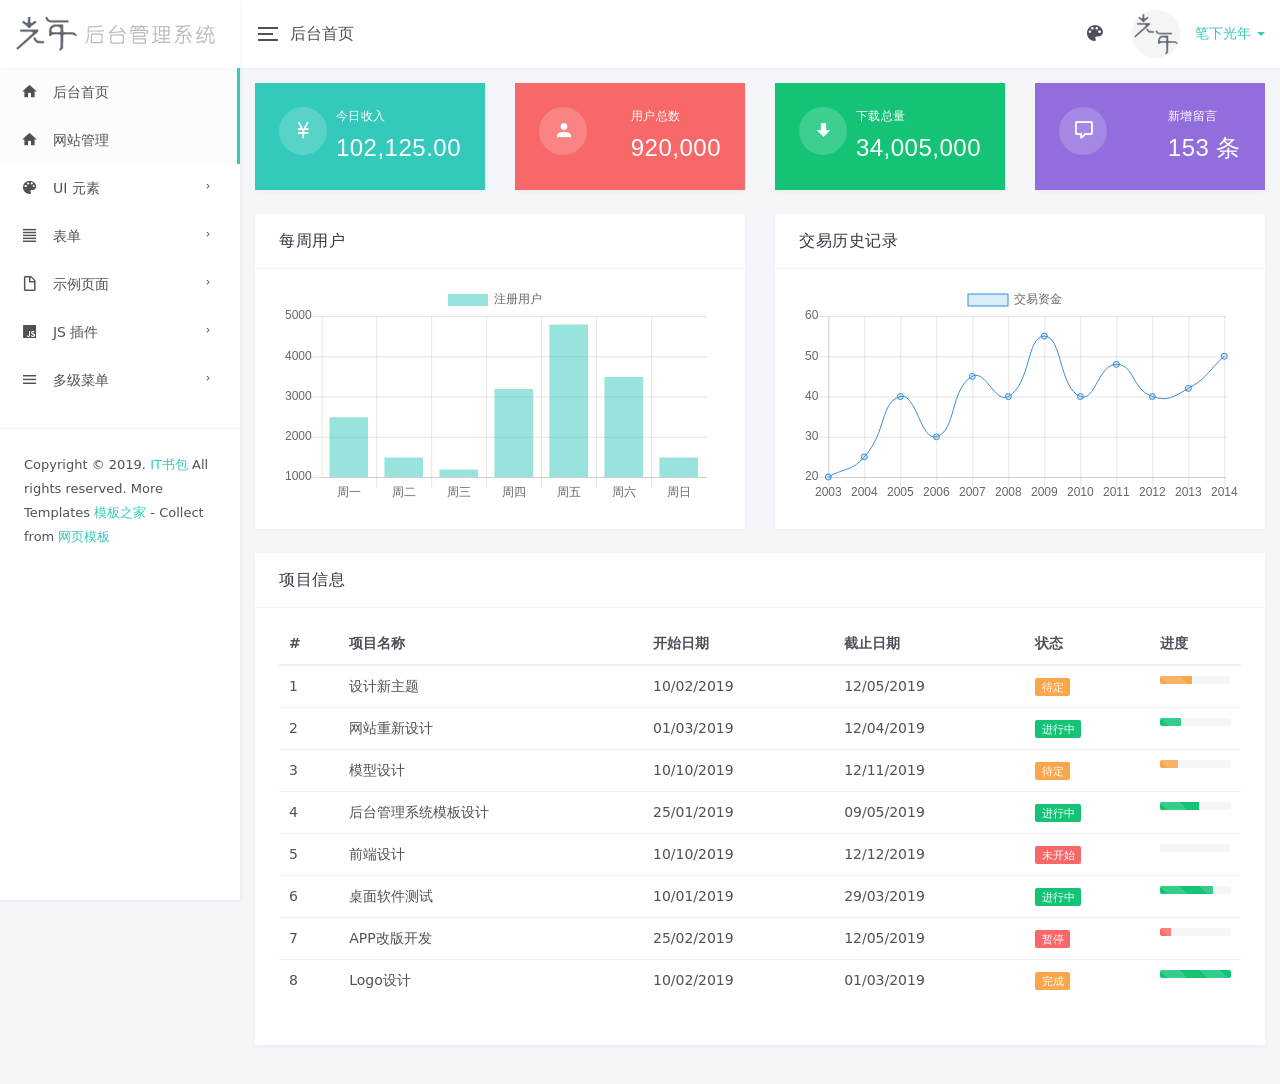
<file: src/main/resources/static/lyear_2_LightYear-admin/index.html>
<!DOCTYPE html>
<html lang = "zh">
<head>
	<meta charset = "utf-8">
	<meta name = "viewport" content = "width=device-width, initial-scale=1, maximum-scale=1, user-scalable=no" />
	<title>首页 - 后台管理系统</title>
	<link rel = "icon" href = "favicon.ico" type = "image/ico">
	
	<meta name = "author" content = "yinqi">
	<link href = "css/bootstrap.min.css" rel = "stylesheet">
	<link href = "css/materialdesignicons.min.css" rel = "stylesheet">
	<link href = "css/style.min.css" rel = "stylesheet">
</head>

<body>
<div class = "lyear-layout-web">
	<div class = "lyear-layout-container">
		<!--左侧导航-->
		<aside class = "lyear-layout-sidebar">
			
			<!-- logo -->
			<div id = "logo" class = "sidebar-header">
				<a href = "index.html"><img src = "images/logo-sidebar.png" title = "LightYear" alt = "LightYear" /></a>
			</div>
			<div class = "lyear-layout-sidebar-scroll">
				
				<nav class = "sidebar-main">
					<ul class = "nav nav-drawer">
						<li class = "nav-item active"><a href = "index.html"><i class = "mdi mdi-home"></i> 后台首页</a>
						</li>
						<li class = "nav-item active"><a href = "index.html"><i class = "mdi mdi-home"></i> 网站管理</a>
						</li>
						<li class = "nav-item nav-item-has-subnav">
							<a href = "javascript:void(0)"><i class = "mdi mdi-palette"></i> UI 元素</a>
							<ul class = "nav nav-subnav">
								<li><a href = "lyear_ui_buttons.html">按钮</a></li>
								<li><a href = "lyear_ui_cards.html">卡片</a></li>
								<li><a href = "lyear_ui_grid.html">格栅</a></li>
								<li><a href = "lyear_ui_icons.html">图标</a></li>
								<li><a href = "lyear_ui_tables.html">表格</a></li>
								<li><a href = "lyear_ui_modals.html">模态框</a></li>
								<li><a href = "lyear_ui_tooltips_popover.html">提示 / 弹出框</a></li>
								<li><a href = "lyear_ui_alerts.html">警告框</a></li>
								<li><a href = "lyear_ui_pagination.html">分页</a></li>
								<li><a href = "lyear_ui_progress.html">进度条</a></li>
								<li><a href = "lyear_ui_tabs.html">标签页</a></li>
								<li><a href = "lyear_ui_typography.html">排版</a></li>
								<li><a href = "lyear_ui_step.html">步骤</a></li>
								<li><a href = "lyear_ui_other.html">其他</a></li>
							</ul>
						</li>
						<li class = "nav-item nav-item-has-subnav">
							<a href = "javascript:void(0)"><i class = "mdi mdi-format-align-justify"></i> 表单</a>
							<ul class = "nav nav-subnav">
								<li><a href = "lyear_forms_elements.html">基本元素</a></li>
								<li><a href = "lyear_forms_radio.html">单选框</a></li>
								<li><a href = "lyear_forms_checkbox.html">复选框</a></li>
								<li><a href = "lyear_forms_switch.html">开关</a></li>
							</ul>
						</li>
						<li class = "nav-item nav-item-has-subnav">
							<a href = "javascript:void(0)"><i class = "mdi mdi-file-outline"></i> 示例页面</a>
							<ul class = "nav nav-subnav">
								<li><a href = "lyear_pages_doc.html">文档列表</a></li>
								<li><a href = "lyear_pages_gallery.html">图库列表</a></li>
								<li><a href = "lyear_pages_config.html">网站配置</a></li>
								<li><a href = "lyear_pages_rabc.html">设置权限</a></li>
								<li><a href = "lyear_pages_add_doc.html">新增文档</a></li>
								<li><a href = "lyear_pages_guide.html">表单向导</a></li>
								<li><a href = "lyear_pages_login.html">登录页面</a></li>
								<li><a href = "lyear_pages_error.html">错误页面</a></li>
							</ul>
						</li>
						<li class = "nav-item nav-item-has-subnav">
							<a href = "javascript:void(0)"><i class = "mdi mdi-language-javascript"></i> JS 插件</a>
							<ul class = "nav nav-subnav">
								<li><a href = "lyear_js_datepicker.html">日期选取器</a></li>
								<li><a href = "lyear_js_sliders.html">滑块</a></li>
								<li><a href = "lyear_js_colorpicker.html">选色器</a></li>
								<li><a href = "lyear_js_chartjs.html">Chart.js</a></li>
								<li><a href = "lyear_js_jconfirm.html">对话框</a></li>
								<li><a href = "lyear_js_tags_input.html">标签插件</a></li>
								<li><a href = "lyear_js_notify.html">通知消息</a></li>
							</ul>
						</li>
						<li class = "nav-item nav-item-has-subnav">
							<a href = "javascript:void(0)"><i class = "mdi mdi-menu"></i> 多级菜单</a>
							<ul class = "nav nav-subnav">
								<li><a href = "#!">一级菜单</a></li>
								<li class = "nav-item nav-item-has-subnav">
									<a href = "#!">一级菜单</a>
									<ul class = "nav nav-subnav">
										<li><a href = "#!">二级菜单</a></li>
										<li class = "nav-item nav-item-has-subnav">
											<a href = "#!">二级菜单</a>
											<ul class = "nav nav-subnav">
												<li><a href = "#!">三级菜单</a></li>
												<li><a href = "#!">三级菜单</a></li>
											</ul>
										</li>
									</ul>
								</li>
								<li><a href = "#!">一级菜单</a></li>
							</ul>
						</li>
					</ul>
				</nav>
				
				<div class = "sidebar-footer">
					<p class = "copyright">Copyright &copy; 2019.
						<a target = "_blank" href = "http://lyear.itshubao.com">IT书包</a> All rights reserved. More
					                       Templates
						<a href = "http://www.cssmoban.com/" target = "_blank" title = "模板之家">模板之家</a> - Collect from
						<a href = "http://www.cssmoban.com/" title = "网页模板" target = "_blank">网页模板</a></p>
				</div>
			</div>
		
		</aside>
		<!--End 左侧导航-->
		
		<!--头部信息-->
		<header class = "lyear-layout-header">
			
			<nav class = "navbar navbar-default">
				<div class = "topbar">
					
					<div class = "topbar-left">
						<div class = "lyear-aside-toggler">
							<span class = "lyear-toggler-bar"></span>
							<span class = "lyear-toggler-bar"></span>
							<span class = "lyear-toggler-bar"></span>
						</div>
						<span class = "navbar-page-title"> 后台首页 </span>
					</div>
					
					<ul class = "topbar-right">
						<li class = "dropdown dropdown-profile">
							<a href = "javascript:void(0)" data-toggle = "dropdown">
								<img class = "img-avatar img-avatar-48 m-r-10" src = "images/users/avatar.jpg" alt = "笔下光年" />
								<span>笔下光年 <span class = "caret"></span></span>
							</a>
							<ul class = "dropdown-menu dropdown-menu-right">
								<li><a href = "lyear_pages_profile.html"><i class = "mdi mdi-account"></i> 个人信息</a></li>
								<li><a href = "lyear_pages_edit_pwd.html"><i class = "mdi mdi-lock-outline"></i>
									修改密码</a></li>
								<li><a href = "javascript:void(0)"><i class = "mdi mdi-delete"></i> 清空缓存</a></li>
								<li class = "divider"></li>
								<li><a href = "lyear_pages_login.html"><i class = "mdi mdi-logout-variant"></i> 退出登录</a>
								</li>
							</ul>
						</li>
						<!--切换主题配色-->
						<li class = "dropdown dropdown-skin">
							<span data-toggle = "dropdown" class = "icon-palette"><i class = "mdi mdi-palette"></i></span>
							<ul class = "dropdown-menu dropdown-menu-right" data-stopPropagation = "true">
								<li class = "drop-title"><p>主题</p></li>
								<li class = "drop-skin-li clearfix">
                  <span class = "inverse">
                    <input type = "radio" name = "site_theme" value = "default" id = "site_theme_1" checked>
                    <label for = "site_theme_1"></label>
                  </span>
									<span>
                    <input type = "radio" name = "site_theme" value = "dark" id = "site_theme_2">
                    <label for = "site_theme_2"></label>
                  </span>
									<span>
                    <input type = "radio" name = "site_theme" value = "translucent" id = "site_theme_3">
                    <label for = "site_theme_3"></label>
                  </span>
								</li>
								<li class = "drop-title"><p>LOGO</p></li>
								<li class = "drop-skin-li clearfix">
                  <span class = "inverse">
                    <input type = "radio" name = "logo_bg" value = "default" id = "logo_bg_1" checked>
                    <label for = "logo_bg_1"></label>
                  </span>
									<span>
                    <input type = "radio" name = "logo_bg" value = "color_2" id = "logo_bg_2">
                    <label for = "logo_bg_2"></label>
                  </span>
									<span>
                    <input type = "radio" name = "logo_bg" value = "color_3" id = "logo_bg_3">
                    <label for = "logo_bg_3"></label>
                  </span>
									<span>
                    <input type = "radio" name = "logo_bg" value = "color_4" id = "logo_bg_4">
                    <label for = "logo_bg_4"></label>
                  </span>
									<span>
                    <input type = "radio" name = "logo_bg" value = "color_5" id = "logo_bg_5">
                    <label for = "logo_bg_5"></label>
                  </span>
									<span>
                    <input type = "radio" name = "logo_bg" value = "color_6" id = "logo_bg_6">
                    <label for = "logo_bg_6"></label>
                  </span>
									<span>
                    <input type = "radio" name = "logo_bg" value = "color_7" id = "logo_bg_7">
                    <label for = "logo_bg_7"></label>
                  </span>
									<span>
                    <input type = "radio" name = "logo_bg" value = "color_8" id = "logo_bg_8">
                    <label for = "logo_bg_8"></label>
                  </span>
								</li>
								<li class = "drop-title"><p>头部</p></li>
								<li class = "drop-skin-li clearfix">
                  <span class = "inverse">
                    <input type = "radio" name = "header_bg" value = "default" id = "header_bg_1" checked>
                    <label for = "header_bg_1"></label>
                  </span>
									<span>
                    <input type = "radio" name = "header_bg" value = "color_2" id = "header_bg_2">
                    <label for = "header_bg_2"></label>
                  </span>
									<span>
                    <input type = "radio" name = "header_bg" value = "color_3" id = "header_bg_3">
                    <label for = "header_bg_3"></label>
                  </span>
									<span>
                    <input type = "radio" name = "header_bg" value = "color_4" id = "header_bg_4">
                    <label for = "header_bg_4"></label>
                  </span>
									<span>
                    <input type = "radio" name = "header_bg" value = "color_5" id = "header_bg_5">
                    <label for = "header_bg_5"></label>
                  </span>
									<span>
                    <input type = "radio" name = "header_bg" value = "color_6" id = "header_bg_6">
                    <label for = "header_bg_6"></label>
                  </span>
									<span>
                    <input type = "radio" name = "header_bg" value = "color_7" id = "header_bg_7">
                    <label for = "header_bg_7"></label>
                  </span>
									<span>
                    <input type = "radio" name = "header_bg" value = "color_8" id = "header_bg_8">
                    <label for = "header_bg_8"></label>
                  </span>
								</li>
								<li class = "drop-title"><p>侧边栏</p></li>
								<li class = "drop-skin-li clearfix">
                  <span class = "inverse">
                    <input type = "radio" name = "sidebar_bg" value = "default" id = "sidebar_bg_1" checked>
                    <label for = "sidebar_bg_1"></label>
                  </span>
									<span>
                    <input type = "radio" name = "sidebar_bg" value = "color_2" id = "sidebar_bg_2">
                    <label for = "sidebar_bg_2"></label>
                  </span>
									<span>
                    <input type = "radio" name = "sidebar_bg" value = "color_3" id = "sidebar_bg_3">
                    <label for = "sidebar_bg_3"></label>
                  </span>
									<span>
                    <input type = "radio" name = "sidebar_bg" value = "color_4" id = "sidebar_bg_4">
                    <label for = "sidebar_bg_4"></label>
                  </span>
									<span>
                    <input type = "radio" name = "sidebar_bg" value = "color_5" id = "sidebar_bg_5">
                    <label for = "sidebar_bg_5"></label>
                  </span>
									<span>
                    <input type = "radio" name = "sidebar_bg" value = "color_6" id = "sidebar_bg_6">
                    <label for = "sidebar_bg_6"></label>
                  </span>
									<span>
                    <input type = "radio" name = "sidebar_bg" value = "color_7" id = "sidebar_bg_7">
                    <label for = "sidebar_bg_7"></label>
                  </span>
									<span>
                    <input type = "radio" name = "sidebar_bg" value = "color_8" id = "sidebar_bg_8">
                    <label for = "sidebar_bg_8"></label>
                  </span>
								</li>
							</ul>
						</li>
						<!--切换主题配色-->
					</ul>
				
				</div>
			</nav>
		
		</header>
		<!--End 头部信息-->
		
		<!--页面主要内容-->
		<main class = "lyear-layout-content">
			
			<div class = "container-fluid">
				
				<div class = "row">
					<div class = "col-sm-6 col-lg-3">
						<div class = "card bg-primary">
							<div class = "card-body clearfix">
								<div class = "pull-right">
									<p class = "h6 text-white m-t-0">今日收入</p>
									<p class = "h3 text-white m-b-0">102,125.00</p>
								</div>
								<div class = "pull-left">
									<span class = "img-avatar img-avatar-48 bg-translucent"><i class = "mdi mdi-currency-cny fa-1-5x"></i></span>
								</div>
							</div>
						</div>
					</div>
					
					<div class = "col-sm-6 col-lg-3">
						<div class = "card bg-danger">
							<div class = "card-body clearfix">
								<div class = "pull-right">
									<p class = "h6 text-white m-t-0">用户总数</p>
									<p class = "h3 text-white m-b-0">920,000</p>
								</div>
								<div class = "pull-left">
									<span class = "img-avatar img-avatar-48 bg-translucent"><i class = "mdi mdi-account fa-1-5x"></i></span>
								</div>
							</div>
						</div>
					</div>
					
					<div class = "col-sm-6 col-lg-3">
						<div class = "card bg-success">
							<div class = "card-body clearfix">
								<div class = "pull-right">
									<p class = "h6 text-white m-t-0">下载总量</p>
									<p class = "h3 text-white m-b-0">34,005,000</p>
								</div>
								<div class = "pull-left">
									<span class = "img-avatar img-avatar-48 bg-translucent"><i class = "mdi mdi-arrow-down-bold fa-1-5x"></i></span>
								</div>
							</div>
						</div>
					</div>
					
					<div class = "col-sm-6 col-lg-3">
						<div class = "card bg-purple">
							<div class = "card-body clearfix">
								<div class = "pull-right">
									<p class = "h6 text-white m-t-0">新增留言</p>
									<p class = "h3 text-white m-b-0">153 条</p>
								</div>
								<div class = "pull-left">
									<span class = "img-avatar img-avatar-48 bg-translucent"><i class = "mdi mdi-comment-outline fa-1-5x"></i></span>
								</div>
							</div>
						</div>
					</div>
				</div>
				
				<div class = "row">
					
					<div class = "col-lg-6">
						<div class = "card">
							<div class = "card-header">
								<h4>每周用户</h4>
							</div>
							<div class = "card-body">
								<canvas class = "js-chartjs-bars"></canvas>
							</div>
						</div>
					</div>
					
					<div class = "col-lg-6">
						<div class = "card">
							<div class = "card-header">
								<h4>交易历史记录</h4>
							</div>
							<div class = "card-body">
								<canvas class = "js-chartjs-lines"></canvas>
							</div>
						</div>
					</div>
				
				</div>
				
				<div class = "row">
					
					<div class = "col-lg-12">
						<div class = "card">
							<div class = "card-header">
								<h4>项目信息</h4>
							</div>
							<div class = "card-body">
								<div class = "table-responsive">
									<table class = "table table-hover">
										<thead>
										<tr>
											<th>#</th>
											<th>项目名称</th>
											<th>开始日期</th>
											<th>截止日期</th>
											<th>状态</th>
											<th>进度</th>
										</tr>
										</thead>
										<tbody>
										<tr>
											<td>1</td>
											<td>设计新主题</td>
											<td>10/02/2019</td>
											<td>12/05/2019</td>
											<td><span class = "label label-warning">待定</span></td>
											<td>
												<div class = "progress progress-striped progress-sm">
													<div class = "progress-bar progress-bar-warning" style = "width: 45%;"></div>
												</div>
											</td>
										</tr>
										<tr>
											<td>2</td>
											<td>网站重新设计</td>
											<td>01/03/2019</td>
											<td>12/04/2019</td>
											<td><span class = "label label-success">进行中</span></td>
											<td>
												<div class = "progress progress-striped progress-sm">
													<div class = "progress-bar progress-bar-success" style = "width: 30%;"></div>
												</div>
											</td>
										</tr>
										<tr>
											<td>3</td>
											<td>模型设计</td>
											<td>10/10/2019</td>
											<td>12/11/2019</td>
											<td><span class = "label label-warning">待定</span></td>
											<td>
												<div class = "progress progress-striped progress-sm">
													<div class = "progress-bar progress-bar-warning" style = "width: 25%;"></div>
												</div>
											</td>
										</tr>
										<tr>
											<td>4</td>
											<td>后台管理系统模板设计</td>
											<td>25/01/2019</td>
											<td>09/05/2019</td>
											<td><span class = "label label-success">进行中</span></td>
											<td>
												<div class = "progress progress-striped progress-sm">
													<div class = "progress-bar progress-bar-success" style = "width: 55%;"></div>
												</div>
											</td>
										</tr>
										<tr>
											<td>5</td>
											<td>前端设计</td>
											<td>10/10/2019</td>
											<td>12/12/2019</td>
											<td><span class = "label label-danger">未开始</span></td>
											<td>
												<div class = "progress progress-striped progress-sm">
													<div class = "progress-bar progress-bar-danger" style = "width: 0%;"></div>
												</div>
											</td>
										</tr>
										<tr>
											<td>6</td>
											<td>桌面软件测试</td>
											<td>10/01/2019</td>
											<td>29/03/2019</td>
											<td><span class = "label label-success">进行中</span></td>
											<td>
												<div class = "progress progress-striped progress-sm">
													<div class = "progress-bar progress-bar-success" style = "width: 75%;"></div>
												</div>
											</td>
										</tr>
										<tr>
											<td>7</td>
											<td>APP改版开发</td>
											<td>25/02/2019</td>
											<td>12/05/2019</td>
											<td><span class = "label label-danger">暂停</span></td>
											<td>
												<div class = "progress progress-striped progress-sm">
													<div class = "progress-bar progress-bar-danger" style = "width: 15%;"></div>
												</div>
											</td>
										</tr>
										<tr>
											<td>8</td>
											<td>Logo设计</td>
											<td>10/02/2019</td>
											<td>01/03/2019</td>
											<td><span class = "label label-warning">完成</span></td>
											<td>
												<div class = "progress progress-striped progress-sm">
													<div class = "progress-bar progress-bar-success" style = "width: 100%;"></div>
												</div>
											</td>
										</tr>
										</tbody>
									</table>
								</div>
							</div>
						</div>
					</div>
				
				</div>
			
			</div>
		
		</main>
		<!--End 页面主要内容-->
	</div>
</div>

<script type = "text/javascript" src = "js/jquery.min.js"></script>
<script type = "text/javascript" src = "js/bootstrap.min.js"></script>
<script type = "text/javascript" src = "js/perfect-scrollbar.min.js"></script>
<script type = "text/javascript" src = "js/main.min.js"></script>

<!--图表插件-->
<script type = "text/javascript" src = "js/Chart.js"></script>
<script type = "text/javascript">
	$(document).ready(function (e) {
		var $dashChartBarsCnt = jQuery('.js-chartjs-bars')[0].getContext('2d'),
			$dashChartLinesCnt = jQuery('.js-chartjs-lines')[0].getContext('2d');
		var $dashChartBarsData = {
			labels: ['周一', '周二', '周三', '周四', '周五', '周六', '周日'],
			datasets: [
				{
					label: '注册用户',
					borderWidth: 1,
					borderColor: 'rgba(0,0,0,0)',
					backgroundColor: 'rgba(51,202,185,0.5)',
					hoverBackgroundColor: "rgba(51,202,185,0.7)",
					hoverBorderColor: "rgba(0,0,0,0)",
					data: [2500, 1500, 1200, 3200, 4800, 3500, 1500]
				}
			]
		};
		var $dashChartLinesData = {
			labels: ['2003', '2004', '2005', '2006', '2007', '2008', '2009', '2010', '2011', '2012', '2013', '2014'],
			datasets: [
				{
					label: '交易资金',
					data: [20, 25, 40, 30, 45, 40, 55, 40, 48, 40, 42, 50],
					borderColor: '#358ed7',
					backgroundColor: 'rgba(53, 142, 215, 0.175)',
					borderWidth: 1,
					fill: false,
					lineTension: 0.5
				}
			]
		};
		new Chart($dashChartBarsCnt, {
			type: 'bar',
			data: $dashChartBarsData
		});
		var myLineChart = new Chart($dashChartLinesCnt, {
			type: 'line',
			data: $dashChartLinesData,
		});
	});
</script>
</body>
</html>
</file>
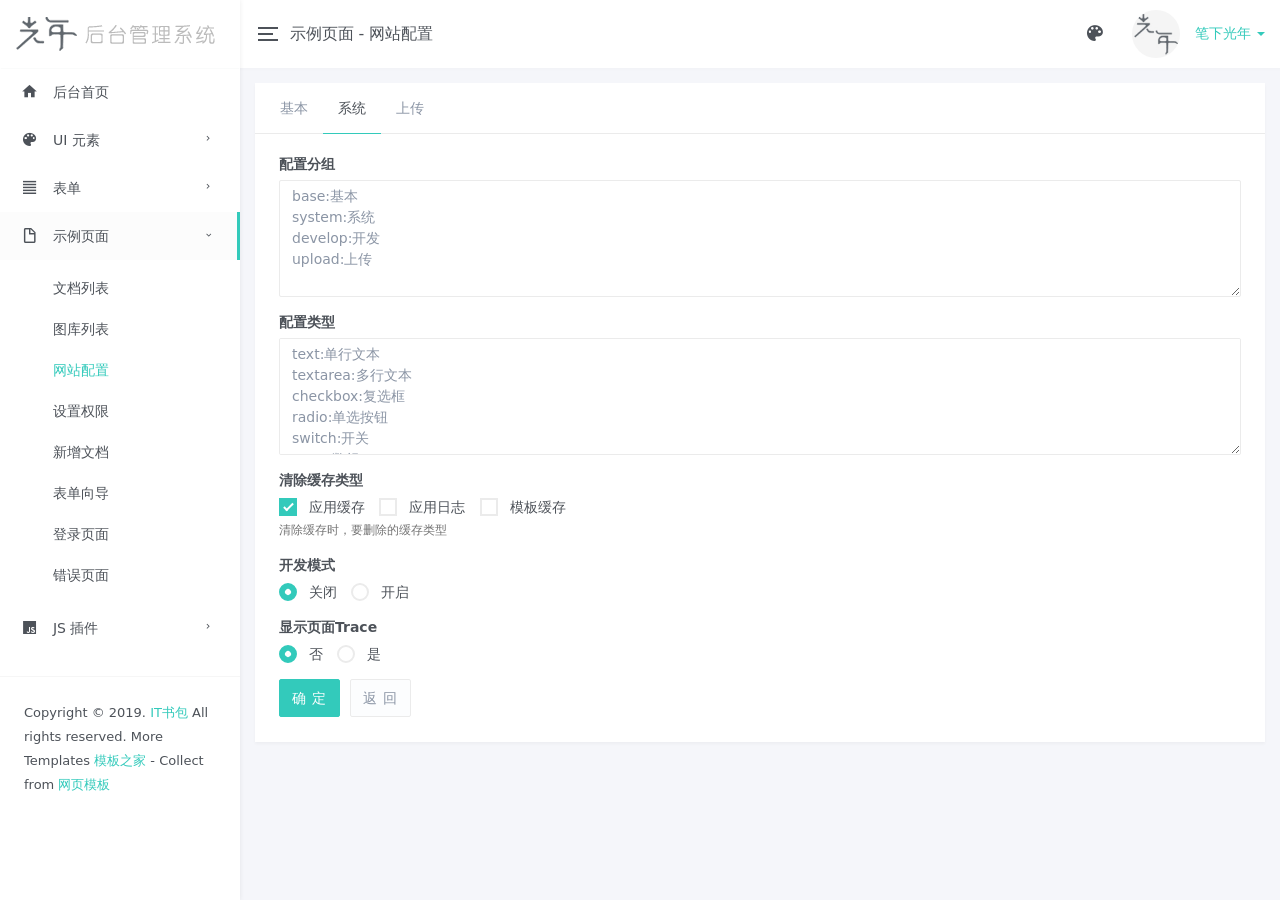
<file: src/main/resources/static/lyear_2_LightYear-admin/lyear-config-system.html>
<!DOCTYPE html>
<html lang = "zh">
<head>
	<meta charset = "utf-8">
	<meta name = "viewport" content = "width=device-width, initial-scale=1, maximum-scale=1, user-scalable=no" />
	<title>系统配置 - 光年(Light Year Admin)后台管理系统模板</title>
	<link rel = "icon" href = "favicon.ico" type = "image/ico">
	<meta name = "keywords" content = "LightYear,光年,后台模板,后台管理系统,光年HTML模板">
	<meta name = "description" content = "LightYear是一个基于Bootstrap v3.3.7的后台管理系统的HTML模板。">
	<meta name = "author" content = "yinqi">
	<link href = "css/bootstrap.min.css" rel = "stylesheet">
	<link href = "css/materialdesignicons.min.css" rel = "stylesheet">
	<link href = "css/style.min.css" rel = "stylesheet">
</head>

<body>
<div class = "lyear-layout-web">
	<div class = "lyear-layout-container">
		<!--左侧导航-->
		<aside class = "lyear-layout-sidebar">
			
			<!-- logo -->
			<div id = "logo" class = "sidebar-header">
				<a href = "index.html"><img src = "images/logo-sidebar.png" title = "LightYear" alt = "LightYear" /></a>
			</div>
			<div class = "lyear-layout-sidebar-scroll">
				
				<nav class = "sidebar-main">
					<ul class = "nav nav-drawer">
						<li class = "nav-item"><a href = "index.html"><i class = "mdi mdi-home"></i> 后台首页</a></li>
						<li class = "nav-item nav-item-has-subnav">
							<a href = "javascript:void(0)"><i class = "mdi mdi-palette"></i> UI 元素</a>
							<ul class = "nav nav-subnav">
								<li><a href = "lyear_ui_buttons.html">按钮</a></li>
								<li><a href = "lyear_ui_cards.html">卡片</a></li>
								<li><a href = "lyear_ui_grid.html">格栅</a></li>
								<li><a href = "lyear_ui_icons.html">图标</a></li>
								<li><a href = "lyear_ui_tables.html">表格</a></li>
								<li><a href = "lyear_ui_modals.html">模态框</a></li>
								<li><a href = "lyear_ui_tooltips_popover.html">提示 / 弹出框</a></li>
								<li><a href = "lyear_ui_alerts.html">警告框</a></li>
								<li><a href = "lyear_ui_pagination.html">分页</a></li>
								<li><a href = "lyear_ui_progress.html">进度条</a></li>
								<li><a href = "lyear_ui_tabs.html">标签页</a></li>
								<li><a href = "lyear_ui_typography.html">排版</a></li>
								<li><a href = "lyear_ui_step.html">步骤</a></li>
								<li><a href = "lyear_ui_other.html">其他</a></li>
							</ul>
						</li>
						<li class = "nav-item nav-item-has-subnav">
							<a href = "javascript:void(0)"><i class = "mdi mdi-format-align-justify"></i> 表单</a>
							<ul class = "nav nav-subnav">
								<li><a href = "lyear_forms_elements.html">基本元素</a></li>
								<li><a href = "lyear_forms_radio.html">单选框</a></li>
								<li><a href = "lyear_forms_checkbox.html">复选框</a></li>
								<li><a href = "lyear_forms_switch.html">开关</a></li>
							</ul>
						</li>
						<li class = "nav-item nav-item-has-subnav active open">
							<a href = "javascript:void(0)"><i class = "mdi mdi-file-outline"></i> 示例页面</a>
							<ul class = "nav nav-subnav">
								<li><a href = "lyear_pages_doc.html">文档列表</a></li>
								<li><a href = "lyear_pages_gallery.html">图库列表</a></li>
								<li class = "active"><a href = "lyear_pages_config.html">网站配置</a></li>
								<li><a href = "lyear_pages_rabc.html">设置权限</a></li>
								<li><a href = "lyear_pages_add_doc.html">新增文档</a></li>
								<li><a href = "lyear_pages_guide.html">表单向导</a></li>
								<li><a href = "lyear_pages_login.html">登录页面</a></li>
								<li><a href = "lyear_pages_error.html">错误页面</a></li>
							</ul>
						</li>
						<li class = "nav-item nav-item-has-subnav">
							<a href = "javascript:void(0)"><i class = "mdi mdi-language-javascript"></i> JS 插件</a>
							<ul class = "nav nav-subnav">
								<li><a href = "lyear_js_datepicker.html">日期选取器</a></li>
								<li><a href = "lyear_js_sliders.html">滑块</a></li>
								<li><a href = "lyear_js_colorpicker.html">选色器</a></li>
								<li><a href = "lyear_js_chartjs.html">Chart.js</a></li>
								<li><a href = "lyear_js_jconfirm.html">对话框</a></li>
								<li><a href = "lyear_js_tags_input.html">标签插件</a></li>
								<li><a href = "lyear_js_notify.html">通知消息</a></li>
							</ul>
						</li>
					</ul>
				</nav>
				
				<div class = "sidebar-footer">
					<p class = "copyright">Copyright &copy; 2019.
						<a target = "_blank" href = "http://lyear.itshubao.com">IT书包</a> All rights reserved. More
					                       Templates
						<a href = "http://www.cssmoban.com/" target = "_blank" title = "模板之家">模板之家</a> - Collect from
						<a href = "http://www.cssmoban.com/" title = "网页模板" target = "_blank">网页模板</a></p>
				</div>
			</div>
		
		</aside>
		<!--End 左侧导航-->
		
		<!--头部信息-->
		<header class = "lyear-layout-header">
			
			<nav class = "navbar navbar-default">
				<div class = "topbar">
					
					<div class = "topbar-left">
						<div class = "lyear-aside-toggler">
							<span class = "lyear-toggler-bar"></span>
							<span class = "lyear-toggler-bar"></span>
							<span class = "lyear-toggler-bar"></span>
						</div>
						<span class = "navbar-page-title"> 示例页面 - 网站配置 </span>
					</div>
					
					<ul class = "topbar-right">
						<li class = "dropdown dropdown-profile">
							<a href = "javascript:void(0)" data-toggle = "dropdown">
								<img class = "img-avatar img-avatar-48 m-r-10" src = "images/users/avatar.jpg" alt = "笔下光年" />
								<span>笔下光年 <span class = "caret"></span></span>
							</a>
							<ul class = "dropdown-menu dropdown-menu-right">
								<li><a href = "lyear_pages_profile.html"><i class = "mdi mdi-account"></i> 个人信息</a></li>
								<li><a href = "lyear_pages_edit_pwd.html"><i class = "mdi mdi-lock-outline"></i>
									修改密码</a></li>
								<li><a href = "javascript:void(0)"><i class = "mdi mdi-delete"></i> 清空缓存</a></li>
								<li class = "divider"></li>
								<li><a href = "lyear_pages_login.html"><i class = "mdi mdi-logout-variant"></i> 退出登录</a>
								</li>
							</ul>
						</li>
						<!--切换主题配色-->
						<li class = "dropdown dropdown-skin">
							<span data-toggle = "dropdown" class = "icon-palette"><i class = "mdi mdi-palette"></i></span>
							<ul class = "dropdown-menu dropdown-menu-right" data-stopPropagation = "true">
								<li class = "drop-title"><p>主题</p></li>
								<li class = "drop-skin-li clearfix">
                  <span class = "inverse">
                    <input type = "radio" name = "site_theme" value = "default" id = "site_theme_1" checked>
                    <label for = "site_theme_1"></label>
                  </span>
									<span>
                    <input type = "radio" name = "site_theme" value = "dark" id = "site_theme_2">
                    <label for = "site_theme_2"></label>
                  </span>
									<span>
                    <input type = "radio" name = "site_theme" value = "translucent" id = "site_theme_3">
                    <label for = "site_theme_3"></label>
                  </span>
								</li>
								<li class = "drop-title"><p>LOGO</p></li>
								<li class = "drop-skin-li clearfix">
                  <span class = "inverse">
                    <input type = "radio" name = "logo_bg" value = "default" id = "logo_bg_1" checked>
                    <label for = "logo_bg_1"></label>
                  </span>
									<span>
                    <input type = "radio" name = "logo_bg" value = "color_2" id = "logo_bg_2">
                    <label for = "logo_bg_2"></label>
                  </span>
									<span>
                    <input type = "radio" name = "logo_bg" value = "color_3" id = "logo_bg_3">
                    <label for = "logo_bg_3"></label>
                  </span>
									<span>
                    <input type = "radio" name = "logo_bg" value = "color_4" id = "logo_bg_4">
                    <label for = "logo_bg_4"></label>
                  </span>
									<span>
                    <input type = "radio" name = "logo_bg" value = "color_5" id = "logo_bg_5">
                    <label for = "logo_bg_5"></label>
                  </span>
									<span>
                    <input type = "radio" name = "logo_bg" value = "color_6" id = "logo_bg_6">
                    <label for = "logo_bg_6"></label>
                  </span>
									<span>
                    <input type = "radio" name = "logo_bg" value = "color_7" id = "logo_bg_7">
                    <label for = "logo_bg_7"></label>
                  </span>
									<span>
                    <input type = "radio" name = "logo_bg" value = "color_8" id = "logo_bg_8">
                    <label for = "logo_bg_8"></label>
                  </span>
								</li>
								<li class = "drop-title"><p>头部</p></li>
								<li class = "drop-skin-li clearfix">
                  <span class = "inverse">
                    <input type = "radio" name = "header_bg" value = "default" id = "header_bg_1" checked>
                    <label for = "header_bg_1"></label>
                  </span>
									<span>
                    <input type = "radio" name = "header_bg" value = "color_2" id = "header_bg_2">
                    <label for = "header_bg_2"></label>
                  </span>
									<span>
                    <input type = "radio" name = "header_bg" value = "color_3" id = "header_bg_3">
                    <label for = "header_bg_3"></label>
                  </span>
									<span>
                    <input type = "radio" name = "header_bg" value = "color_4" id = "header_bg_4">
                    <label for = "header_bg_4"></label>
                  </span>
									<span>
                    <input type = "radio" name = "header_bg" value = "color_5" id = "header_bg_5">
                    <label for = "header_bg_5"></label>
                  </span>
									<span>
                    <input type = "radio" name = "header_bg" value = "color_6" id = "header_bg_6">
                    <label for = "header_bg_6"></label>
                  </span>
									<span>
                    <input type = "radio" name = "header_bg" value = "color_7" id = "header_bg_7">
                    <label for = "header_bg_7"></label>
                  </span>
									<span>
                    <input type = "radio" name = "header_bg" value = "color_8" id = "header_bg_8">
                    <label for = "header_bg_8"></label>
                  </span>
								</li>
								<li class = "drop-title"><p>侧边栏</p></li>
								<li class = "drop-skin-li clearfix">
                  <span class = "inverse">
                    <input type = "radio" name = "sidebar_bg" value = "default" id = "sidebar_bg_1" checked>
                    <label for = "sidebar_bg_1"></label>
                  </span>
									<span>
                    <input type = "radio" name = "sidebar_bg" value = "color_2" id = "sidebar_bg_2">
                    <label for = "sidebar_bg_2"></label>
                  </span>
									<span>
                    <input type = "radio" name = "sidebar_bg" value = "color_3" id = "sidebar_bg_3">
                    <label for = "sidebar_bg_3"></label>
                  </span>
									<span>
                    <input type = "radio" name = "sidebar_bg" value = "color_4" id = "sidebar_bg_4">
                    <label for = "sidebar_bg_4"></label>
                  </span>
									<span>
                    <input type = "radio" name = "sidebar_bg" value = "color_5" id = "sidebar_bg_5">
                    <label for = "sidebar_bg_5"></label>
                  </span>
									<span>
                    <input type = "radio" name = "sidebar_bg" value = "color_6" id = "sidebar_bg_6">
                    <label for = "sidebar_bg_6"></label>
                  </span>
									<span>
                    <input type = "radio" name = "sidebar_bg" value = "color_7" id = "sidebar_bg_7">
                    <label for = "sidebar_bg_7"></label>
                  </span>
									<span>
                    <input type = "radio" name = "sidebar_bg" value = "color_8" id = "sidebar_bg_8">
                    <label for = "sidebar_bg_8"></label>
                  </span>
								</li>
							</ul>
						</li>
						<!--切换主题配色-->
					</ul>
				
				</div>
			</nav>
		
		</header>
		<!--End 头部信息-->
		
		<!--页面主要内容-->
		<main class = "lyear-layout-content">
			
			<div class = "container-fluid">
				
				<div class = "row">
					<div class = "col-lg-12">
						<div class = "card">
							<ul class = "nav nav-tabs page-tabs">
								<li><a href = "lyear_pages_config.html">基本</a></li>
								<li class = "active"><a href = "#!">系统</a></li>
								<li><a href = "lyear-config-upload.html">上传</a></li>
							</ul>
							<div class = "tab-content">
								<div class = "tab-pane active">
									
									<form action = "#!" method = "post" name = "edit-form" class = "edit-form">
										<div class = "form-group">
											<label for = "config_group">配置分组</label>
											<textarea class = "form-control" id = "config_group" rows = "5" name = "config_group" placeholder = "请输入配置分组">
base:基本
system:系统
develop:开发
upload:上传</textarea>
										</div>
										<div class = "form-group">
											<label for = "form_item_type">配置类型</label>
											<textarea class = "form-control" id = "form_item_type" rows = "5" name = "form_item_type" placeholder = "请输入配置类型">text:单行文本
textarea:多行文本
checkbox:复选框
radio:单选按钮
switch:开关
array:数组
select:下拉框
image:单张图片
ueditor:UEditor 编辑器
tags:标签</textarea>
										</div>
										<div class = "form-group">
											<label for = "wipe_cache_type">清除缓存类型</label>
											<div class = "controls-box">
												<label class = "lyear-checkbox checkbox-inline checkbox-primary">
													<input type = "checkbox" name = "wipe_cache_type[]" checked><span>应用缓存</span>
												</label>
												<label class = "lyear-checkbox checkbox-inline checkbox-primary">
													<input type = "checkbox" name = "wipe_cache_type[]"><span>应用日志</span>
												</label>
												<label class = "lyear-checkbox checkbox-inline checkbox-primary">
													<input type = "checkbox" name = "wipe_cache_type[]"><span>模板缓存</span>
												</label>
											</div>
											<small class = "help-block">清除缓存时，要删除的缓存类型</small>
										</div>
										<div class = "form-group">
											<label for = "develop_mode">开发模式</label>
											<div class = "controls-box">
												<label class = "lyear-radio radio-inline radio-primary">
													<input type = "radio" name = "develop_mode" value = "0" checked><span>关闭</span>
												</label>
												<label class = "lyear-radio radio-inline radio-primary">
													<input type = "radio" name = "develop_mode" value = "1"><span>开启</span>
												</label>
											</div>
										</div>
										<div class = "form-group">
											<label for = "app_trace">显示页面Trace</label>
											<div class = "controls-box">
												<label class = "lyear-radio radio-inline radio-primary">
													<input type = "radio" name = "app_trace" value = "0" checked><span>否</span>
												</label>
												<label class = "lyear-radio radio-inline radio-primary">
													<input type = "radio" name = "app_trace" value = "1"><span>是</span>
												</label>
											</div>
										</div>
										<div class = "form-group">
											<button type = "submit" class = "btn btn-primary m-r-5">确 定</button>
											<button type = "button" class = "btn btn-default" onclick = "javascript:history.back(-1);return false;">
												返 回
											</button>
										</div>
									</form>
								
								</div>
							</div>
						
						</div>
					</div>
				
				</div>
			
			</div>
		
		</main>
		<!--End 页面主要内容-->
	</div>
</div>

<script type = "text/javascript" src = "js/jquery.min.js"></script>
<script type = "text/javascript" src = "js/bootstrap.min.js"></script>
<script type = "text/javascript" src = "js/perfect-scrollbar.min.js"></script>
<script type = "text/javascript" src = "js/main.min.js"></script>
</body>
</html>
</file>
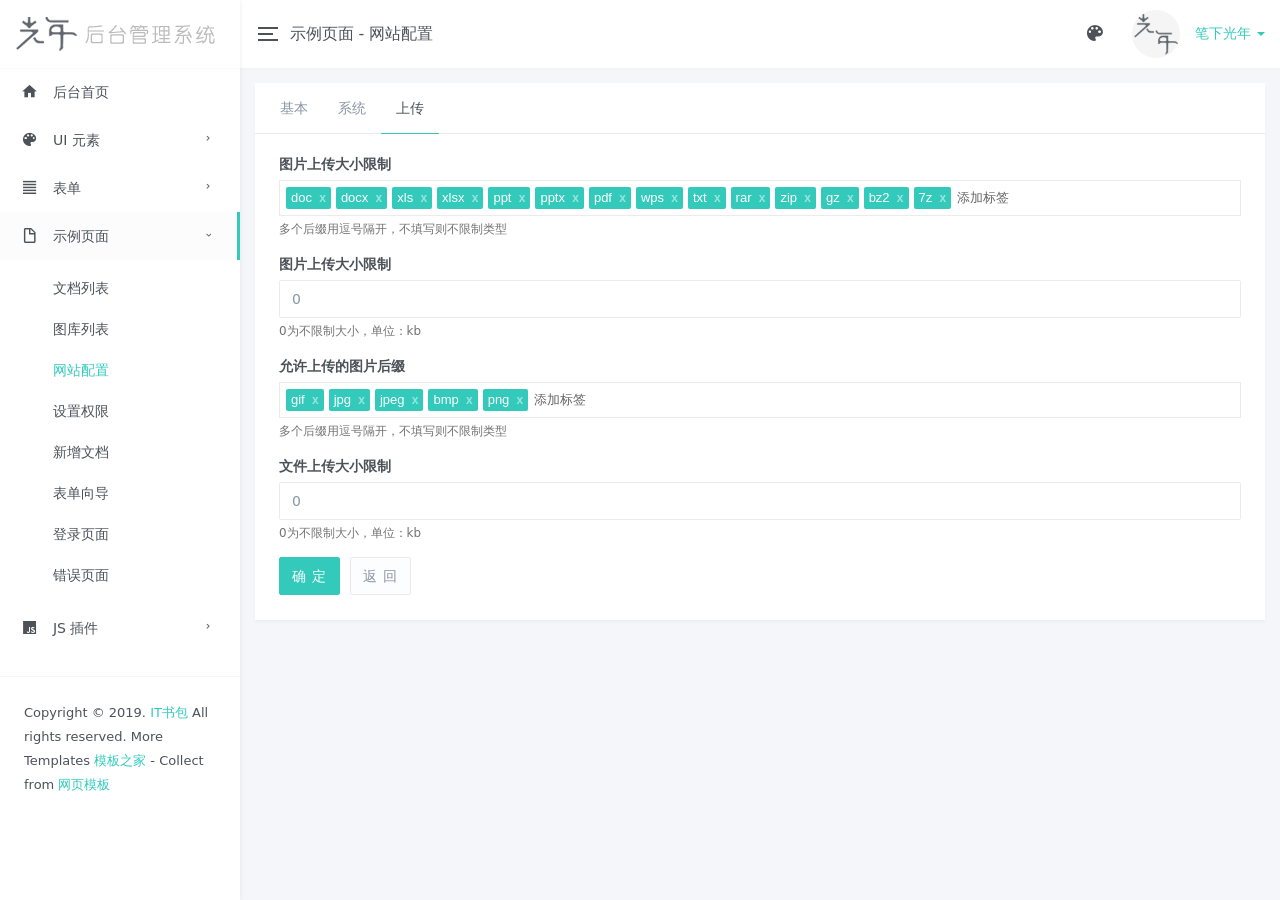
<file: src/main/resources/static/lyear_2_LightYear-admin/lyear-config-upload.html>
<!DOCTYPE html>
<html lang = "zh">
<head>
	<meta charset = "utf-8">
	<meta name = "viewport" content = "width=device-width, initial-scale=1, maximum-scale=1, user-scalable=no" />
	<title>上传配置 - 光年(Light Year Admin)后台管理系统模板</title>
	<link rel = "icon" href = "favicon.ico" type = "image/ico">
	<meta name = "keywords" content = "LightYear,光年,后台模板,后台管理系统,光年HTML模板">
	<meta name = "description" content = "LightYear是一个基于Bootstrap v3.3.7的后台管理系统的HTML模板。">
	<meta name = "author" content = "yinqi">
	<link href = "css/bootstrap.min.css" rel = "stylesheet">
	<link href = "css/materialdesignicons.min.css" rel = "stylesheet">
	<!--标签插件-->
	<link rel = "stylesheet" href = "js/jquery-tags-input/jquery.tagsinput.min.css">
	<link href = "css/style.min.css" rel = "stylesheet">
</head>

<body>
<div class = "lyear-layout-web">
	<div class = "lyear-layout-container">
		<!--左侧导航-->
		<aside class = "lyear-layout-sidebar">
			
			<!-- logo -->
			<div id = "logo" class = "sidebar-header">
				<a href = "index.html"><img src = "images/logo-sidebar.png" title = "LightYear" alt = "LightYear" /></a>
			</div>
			<div class = "lyear-layout-sidebar-scroll">
				
				<nav class = "sidebar-main">
					<ul class = "nav nav-drawer">
						<li class = "nav-item"><a href = "index.html"><i class = "mdi mdi-home"></i> 后台首页</a></li>
						<li class = "nav-item nav-item-has-subnav">
							<a href = "javascript:void(0)"><i class = "mdi mdi-palette"></i> UI 元素</a>
							<ul class = "nav nav-subnav">
								<li><a href = "lyear_ui_buttons.html">按钮</a></li>
								<li><a href = "lyear_ui_cards.html">卡片</a></li>
								<li><a href = "lyear_ui_grid.html">格栅</a></li>
								<li><a href = "lyear_ui_icons.html">图标</a></li>
								<li><a href = "lyear_ui_tables.html">表格</a></li>
								<li><a href = "lyear_ui_modals.html">模态框</a></li>
								<li><a href = "lyear_ui_tooltips_popover.html">提示 / 弹出框</a></li>
								<li><a href = "lyear_ui_alerts.html">警告框</a></li>
								<li><a href = "lyear_ui_pagination.html">分页</a></li>
								<li><a href = "lyear_ui_progress.html">进度条</a></li>
								<li><a href = "lyear_ui_tabs.html">标签页</a></li>
								<li><a href = "lyear_ui_typography.html">排版</a></li>
								<li><a href = "lyear_ui_step.html">步骤</a></li>
								<li><a href = "lyear_ui_other.html">其他</a></li>
							</ul>
						</li>
						<li class = "nav-item nav-item-has-subnav">
							<a href = "javascript:void(0)"><i class = "mdi mdi-format-align-justify"></i> 表单</a>
							<ul class = "nav nav-subnav">
								<li><a href = "lyear_forms_elements.html">基本元素</a></li>
								<li><a href = "lyear_forms_radio.html">单选框</a></li>
								<li><a href = "lyear_forms_checkbox.html">复选框</a></li>
								<li><a href = "lyear_forms_switch.html">开关</a></li>
							</ul>
						</li>
						<li class = "nav-item nav-item-has-subnav active open">
							<a href = "javascript:void(0)"><i class = "mdi mdi-file-outline"></i> 示例页面</a>
							<ul class = "nav nav-subnav">
								<li><a href = "lyear_pages_doc.html">文档列表</a></li>
								<li><a href = "lyear_pages_gallery.html">图库列表</a></li>
								<li class = "active"><a href = "lyear_pages_config.html">网站配置</a></li>
								<li><a href = "lyear_pages_rabc.html">设置权限</a></li>
								<li><a href = "lyear_pages_add_doc.html">新增文档</a></li>
								<li><a href = "lyear_pages_guide.html">表单向导</a></li>
								<li><a href = "lyear_pages_login.html">登录页面</a></li>
								<li><a href = "lyear_pages_error.html">错误页面</a></li>
							</ul>
						</li>
						<li class = "nav-item nav-item-has-subnav">
							<a href = "javascript:void(0)"><i class = "mdi mdi-language-javascript"></i> JS 插件</a>
							<ul class = "nav nav-subnav">
								<li><a href = "lyear_js_datepicker.html">日期选取器</a></li>
								<li><a href = "lyear_js_sliders.html">滑块</a></li>
								<li><a href = "lyear_js_colorpicker.html">选色器</a></li>
								<li><a href = "lyear_js_chartjs.html">Chart.js</a></li>
								<li><a href = "lyear_js_jconfirm.html">对话框</a></li>
								<li><a href = "lyear_js_tags_input.html">标签插件</a></li>
								<li><a href = "lyear_js_notify.html">通知消息</a></li>
							</ul>
						</li>
					</ul>
				</nav>
				
				<div class = "sidebar-footer">
					<p class = "copyright">Copyright &copy; 2019.
						<a target = "_blank" href = "http://lyear.itshubao.com">IT书包</a> All rights reserved. More
					                       Templates
						<a href = "http://www.cssmoban.com/" target = "_blank" title = "模板之家">模板之家</a> - Collect from
						<a href = "http://www.cssmoban.com/" title = "网页模板" target = "_blank">网页模板</a></p>
				</div>
			</div>
		
		</aside>
		<!--End 左侧导航-->
		
		<!--头部信息-->
		<header class = "lyear-layout-header">
			
			<nav class = "navbar navbar-default">
				<div class = "topbar">
					
					<div class = "topbar-left">
						<div class = "lyear-aside-toggler">
							<span class = "lyear-toggler-bar"></span>
							<span class = "lyear-toggler-bar"></span>
							<span class = "lyear-toggler-bar"></span>
						</div>
						<span class = "navbar-page-title"> 示例页面 - 网站配置 </span>
					</div>
					
					<ul class = "topbar-right">
						<li class = "dropdown dropdown-profile">
							<a href = "javascript:void(0)" data-toggle = "dropdown">
								<img class = "img-avatar img-avatar-48 m-r-10" src = "images/users/avatar.jpg" alt = "笔下光年" />
								<span>笔下光年 <span class = "caret"></span></span>
							</a>
							<ul class = "dropdown-menu dropdown-menu-right">
								<li><a href = "lyear_pages_profile.html"><i class = "mdi mdi-account"></i> 个人信息</a></li>
								<li><a href = "lyear_pages_edit_pwd.html"><i class = "mdi mdi-lock-outline"></i>
									修改密码</a></li>
								<li><a href = "javascript:void(0)"><i class = "mdi mdi-delete"></i> 清空缓存</a></li>
								<li class = "divider"></li>
								<li><a href = "lyear_pages_login.html"><i class = "mdi mdi-logout-variant"></i> 退出登录</a>
								</li>
							</ul>
						</li>
						<!--切换主题配色-->
						<li class = "dropdown dropdown-skin">
							<span data-toggle = "dropdown" class = "icon-palette"><i class = "mdi mdi-palette"></i></span>
							<ul class = "dropdown-menu dropdown-menu-right" data-stopPropagation = "true">
								<li class = "drop-title"><p>主题</p></li>
								<li class = "drop-skin-li clearfix">
                  <span class = "inverse">
                    <input type = "radio" name = "site_theme" value = "default" id = "site_theme_1" checked>
                    <label for = "site_theme_1"></label>
                  </span>
									<span>
                    <input type = "radio" name = "site_theme" value = "dark" id = "site_theme_2">
                    <label for = "site_theme_2"></label>
                  </span>
									<span>
                    <input type = "radio" name = "site_theme" value = "translucent" id = "site_theme_3">
                    <label for = "site_theme_3"></label>
                  </span>
								</li>
								<li class = "drop-title"><p>LOGO</p></li>
								<li class = "drop-skin-li clearfix">
                  <span class = "inverse">
                    <input type = "radio" name = "logo_bg" value = "default" id = "logo_bg_1" checked>
                    <label for = "logo_bg_1"></label>
                  </span>
									<span>
                    <input type = "radio" name = "logo_bg" value = "color_2" id = "logo_bg_2">
                    <label for = "logo_bg_2"></label>
                  </span>
									<span>
                    <input type = "radio" name = "logo_bg" value = "color_3" id = "logo_bg_3">
                    <label for = "logo_bg_3"></label>
                  </span>
									<span>
                    <input type = "radio" name = "logo_bg" value = "color_4" id = "logo_bg_4">
                    <label for = "logo_bg_4"></label>
                  </span>
									<span>
                    <input type = "radio" name = "logo_bg" value = "color_5" id = "logo_bg_5">
                    <label for = "logo_bg_5"></label>
                  </span>
									<span>
                    <input type = "radio" name = "logo_bg" value = "color_6" id = "logo_bg_6">
                    <label for = "logo_bg_6"></label>
                  </span>
									<span>
                    <input type = "radio" name = "logo_bg" value = "color_7" id = "logo_bg_7">
                    <label for = "logo_bg_7"></label>
                  </span>
									<span>
                    <input type = "radio" name = "logo_bg" value = "color_8" id = "logo_bg_8">
                    <label for = "logo_bg_8"></label>
                  </span>
								</li>
								<li class = "drop-title"><p>头部</p></li>
								<li class = "drop-skin-li clearfix">
                  <span class = "inverse">
                    <input type = "radio" name = "header_bg" value = "default" id = "header_bg_1" checked>
                    <label for = "header_bg_1"></label>
                  </span>
									<span>
                    <input type = "radio" name = "header_bg" value = "color_2" id = "header_bg_2">
                    <label for = "header_bg_2"></label>
                  </span>
									<span>
                    <input type = "radio" name = "header_bg" value = "color_3" id = "header_bg_3">
                    <label for = "header_bg_3"></label>
                  </span>
									<span>
                    <input type = "radio" name = "header_bg" value = "color_4" id = "header_bg_4">
                    <label for = "header_bg_4"></label>
                  </span>
									<span>
                    <input type = "radio" name = "header_bg" value = "color_5" id = "header_bg_5">
                    <label for = "header_bg_5"></label>
                  </span>
									<span>
                    <input type = "radio" name = "header_bg" value = "color_6" id = "header_bg_6">
                    <label for = "header_bg_6"></label>
                  </span>
									<span>
                    <input type = "radio" name = "header_bg" value = "color_7" id = "header_bg_7">
                    <label for = "header_bg_7"></label>
                  </span>
									<span>
                    <input type = "radio" name = "header_bg" value = "color_8" id = "header_bg_8">
                    <label for = "header_bg_8"></label>
                  </span>
								</li>
								<li class = "drop-title"><p>侧边栏</p></li>
								<li class = "drop-skin-li clearfix">
                  <span class = "inverse">
                    <input type = "radio" name = "sidebar_bg" value = "default" id = "sidebar_bg_1" checked>
                    <label for = "sidebar_bg_1"></label>
                  </span>
									<span>
                    <input type = "radio" name = "sidebar_bg" value = "color_2" id = "sidebar_bg_2">
                    <label for = "sidebar_bg_2"></label>
                  </span>
									<span>
                    <input type = "radio" name = "sidebar_bg" value = "color_3" id = "sidebar_bg_3">
                    <label for = "sidebar_bg_3"></label>
                  </span>
									<span>
                    <input type = "radio" name = "sidebar_bg" value = "color_4" id = "sidebar_bg_4">
                    <label for = "sidebar_bg_4"></label>
                  </span>
									<span>
                    <input type = "radio" name = "sidebar_bg" value = "color_5" id = "sidebar_bg_5">
                    <label for = "sidebar_bg_5"></label>
                  </span>
									<span>
                    <input type = "radio" name = "sidebar_bg" value = "color_6" id = "sidebar_bg_6">
                    <label for = "sidebar_bg_6"></label>
                  </span>
									<span>
                    <input type = "radio" name = "sidebar_bg" value = "color_7" id = "sidebar_bg_7">
                    <label for = "sidebar_bg_7"></label>
                  </span>
									<span>
                    <input type = "radio" name = "sidebar_bg" value = "color_8" id = "sidebar_bg_8">
                    <label for = "sidebar_bg_8"></label>
                  </span>
								</li>
							</ul>
						</li>
						<!--切换主题配色-->
					</ul>
				
				</div>
			</nav>
		
		</header>
		<!--End 头部信息-->
		
		<!--页面主要内容-->
		<main class = "lyear-layout-content">
			
			<div class = "container-fluid">
				
				<div class = "row">
					<div class = "col-lg-12">
						<div class = "card">
							<ul class = "nav nav-tabs page-tabs">
								<li><a href = "lyear_pages_config.html">基本</a></li>
								<li><a href = "lyear-config-system.html">系统</a></li>
								<li class = "active"><a href = "#!">上传</a></li>
							</ul>
							<div class = "tab-content">
								<div class = "tab-pane active">
									
									<form action = "#!" method = "post" name = "edit-form" class = "edit-form">
										<div class = "form-group">
											<label for = "upload_file_ext">图片上传大小限制</label>
											<input class = "js-tags-input form-control" type = "text" id = "upload_file_ext" name = "upload_file_ext" value = "doc,docx,xls,xlsx,ppt,pptx,pdf,wps,txt,rar,zip,gz,bz2,7z">
											<small class = "help-block">多个后缀用逗号隔开，不填写则不限制类型</small>
										</div>
										<div class = "form-group">
											<label for = "upload_image_size">图片上传大小限制</label>
											<input class = "form-control" type = "text" id = "upload_image_size" name = "upload_image_size" value = "0" placeholder = "请输入图片上传大小限制">
											<small class = "help-block">0为不限制大小，单位：kb</small>
										</div>
										<div class = "form-group">
											<label for = "upload_image_ext">允许上传的图片后缀</label>
											<input class = "js-tags-input form-control" type = "text" id = "upload_image_ext" name = "upload_image_ext" value = "gif,jpg,jpeg,bmp,png">
											<small class = "help-block">多个后缀用逗号隔开，不填写则不限制类型</small>
										</div>
										<div class = "form-group">
											<label for = "upload_file_size">文件上传大小限制</label>
											<input class = "form-control" type = "text" id = "upload_file_size" name = "upload_file_size" value = "0" placeholder = "请输入文件上传大小限制">
											<small class = "help-block">0为不限制大小，单位：kb</small>
										</div>
										<div class = "form-group">
											<button type = "submit" class = "btn btn-primary m-r-5">确 定</button>
											<button type = "button" class = "btn btn-default" onclick = "javascript:history.back(-1);return false;">
												返 回
											</button>
										</div>
									</form>
								
								</div>
							</div>
						
						</div>
					</div>
				
				</div>
			
			</div>
		
		</main>
		<!--End 页面主要内容-->
	</div>
</div>

<script type = "text/javascript" src = "js/jquery.min.js"></script>
<script type = "text/javascript" src = "js/bootstrap.min.js"></script>
<script type = "text/javascript" src = "js/perfect-scrollbar.min.js"></script>
<!--标签插件-->
<script src = "js/jquery-tags-input/jquery.tagsinput.min.js"></script>
<script type = "text/javascript" src = "js/main.min.js"></script>
</body>
</html>
</file>
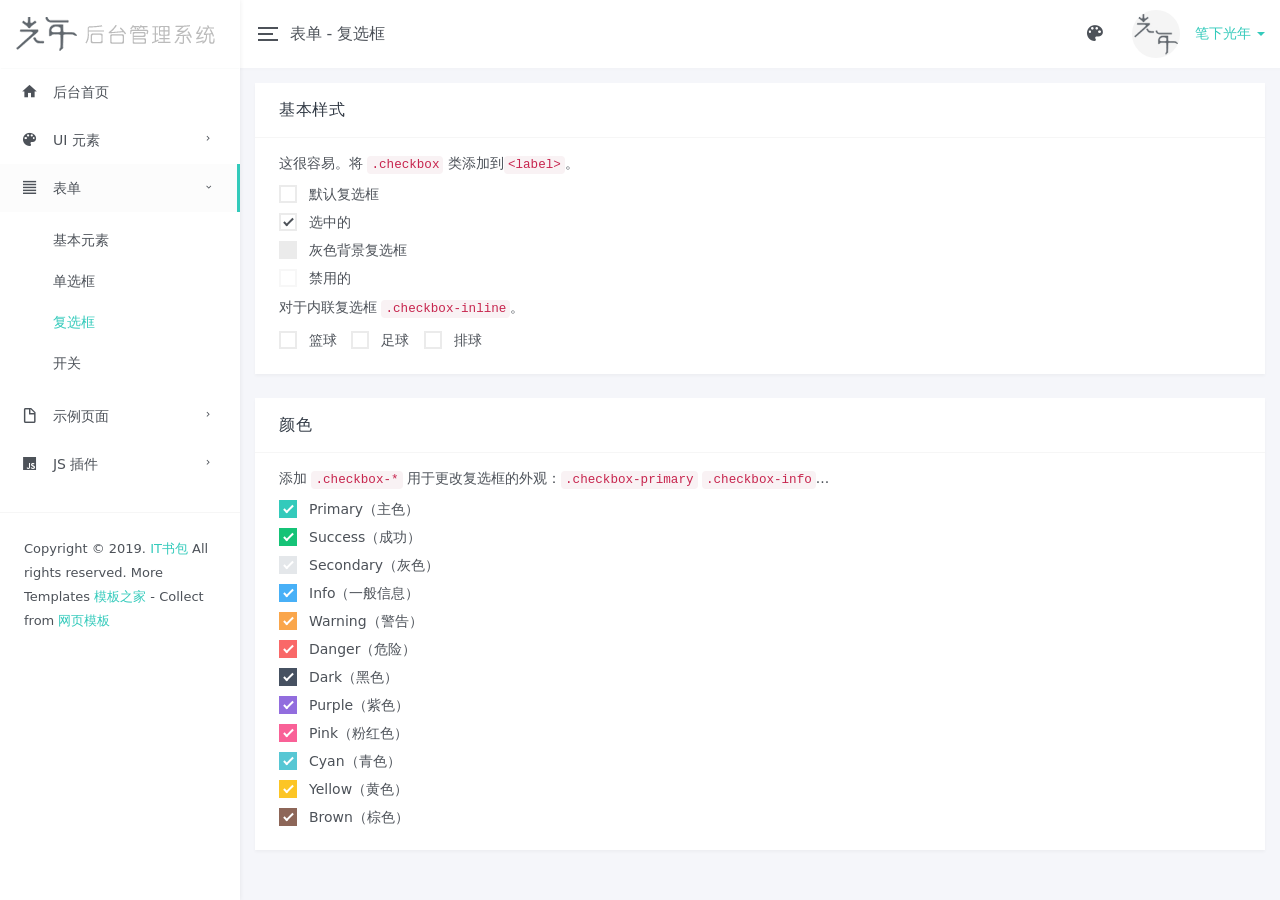
<file: src/main/resources/static/lyear_2_LightYear-admin/lyear_forms_checkbox.html>
<!DOCTYPE html>
<html lang = "zh">
<head>
	<meta charset = "utf-8">
	<meta name = "viewport" content = "width=device-width, initial-scale=1, maximum-scale=1, user-scalable=no" />
	<title>复选框 - 光年(Light Year Admin)后台管理系统模板</title>
	<link rel = "icon" href = "favicon.ico" type = "image/ico">
	<meta name = "keywords" content = "LightYear,光年,后台模板,后台管理系统,光年HTML模板">
	<meta name = "description" content = "LightYear是一个基于Bootstrap v3.3.7的后台管理系统的HTML模板。">
	<meta name = "author" content = "yinqi">
	<link href = "css/bootstrap.min.css" rel = "stylesheet">
	<link href = "css/materialdesignicons.min.css" rel = "stylesheet">
	<link href = "css/style.min.css" rel = "stylesheet">
</head>

<body>
<div class = "lyear-layout-web">
	<div class = "lyear-layout-container">
		<!--左侧导航-->
		<aside class = "lyear-layout-sidebar">
			
			<!-- logo -->
			<div id = "logo" class = "sidebar-header">
				<a href = "index.html"><img src = "images/logo-sidebar.png" title = "LightYear" alt = "LightYear" /></a>
			</div>
			<div class = "lyear-layout-sidebar-scroll">
				
				<nav class = "sidebar-main">
					<ul class = "nav nav-drawer">
						<li class = "nav-item"><a href = "index.html"><i class = "mdi mdi-home"></i> 后台首页</a></li>
						<li class = "nav-item nav-item-has-subnav">
							<a href = "javascript:void(0)"><i class = "mdi mdi-palette"></i> UI 元素</a>
							<ul class = "nav nav-subnav">
								<li><a href = "lyear_ui_buttons.html">按钮</a></li>
								<li><a href = "lyear_ui_cards.html">卡片</a></li>
								<li><a href = "lyear_ui_grid.html">格栅</a></li>
								<li><a href = "lyear_ui_icons.html">图标</a></li>
								<li><a href = "lyear_ui_tables.html">表格</a></li>
								<li><a href = "lyear_ui_modals.html">模态框</a></li>
								<li><a href = "lyear_ui_tooltips_popover.html">提示 / 弹出框</a></li>
								<li><a href = "lyear_ui_alerts.html">警告框</a></li>
								<li><a href = "lyear_ui_pagination.html">分页</a></li>
								<li><a href = "lyear_ui_progress.html">进度条</a></li>
								<li><a href = "lyear_ui_tabs.html">标签页</a></li>
								<li><a href = "lyear_ui_typography.html">排版</a></li>
								<li><a href = "lyear_ui_step.html">步骤</a></li>
								<li><a href = "lyear_ui_other.html">其他</a></li>
							</ul>
						</li>
						<li class = "nav-item nav-item-has-subnav active open">
							<a href = "javascript:void(0)"><i class = "mdi mdi-format-align-justify"></i> 表单</a>
							<ul class = "nav nav-subnav">
								<li><a href = "lyear_forms_elements.html">基本元素</a></li>
								<li><a href = "lyear_forms_radio.html">单选框</a></li>
								<li class = "active"><a href = "lyear_forms_checkbox.html">复选框</a></li>
								<li><a href = "lyear_forms_switch.html">开关</a></li>
							</ul>
						</li>
						<li class = "nav-item nav-item-has-subnav">
							<a href = "javascript:void(0)"><i class = "mdi mdi-file-outline"></i> 示例页面</a>
							<ul class = "nav nav-subnav">
								<li><a href = "lyear_pages_doc.html">文档列表</a></li>
								<li><a href = "lyear_pages_gallery.html">图库列表</a></li>
								<li><a href = "lyear_pages_config.html">网站配置</a></li>
								<li><a href = "lyear_pages_rabc.html">设置权限</a></li>
								<li><a href = "lyear_pages_add_doc.html">新增文档</a></li>
								<li><a href = "lyear_pages_guide.html">表单向导</a></li>
								<li><a href = "lyear_pages_login.html">登录页面</a></li>
								<li><a href = "lyear_pages_error.html">错误页面</a></li>
								<li><a href = "lyear_pages_error.html">错误页面</a></li>
							</ul>
						</li>
						<li class = "nav-item nav-item-has-subnav">
							<a href = "javascript:void(0)"><i class = "mdi mdi-language-javascript"></i> JS 插件</a>
							<ul class = "nav nav-subnav">
								<li><a href = "lyear_js_datepicker.html">日期选取器</a></li>
								<li><a href = "lyear_js_sliders.html">滑块</a></li>
								<li><a href = "lyear_js_colorpicker.html">选色器</a></li>
								<li><a href = "lyear_js_chartjs.html">Chart.js</a></li>
								<li><a href = "lyear_js_jconfirm.html">对话框</a></li>
								<li><a href = "lyear_js_tags_input.html">标签插件</a></li>
								<li><a href = "lyear_js_notify.html">通知消息</a></li>
							</ul>
						</li>
					</ul>
				</nav>
				
				<div class = "sidebar-footer">
					<p class = "copyright">Copyright &copy; 2019.
						<a target = "_blank" href = "http://lyear.itshubao.com">IT书包</a> All rights reserved. More
					                       Templates
						<a href = "http://www.cssmoban.com/" target = "_blank" title = "模板之家">模板之家</a> - Collect from
						<a href = "http://www.cssmoban.com/" title = "网页模板" target = "_blank">网页模板</a></p>
				</div>
			</div>
		
		</aside>
		<!--End 左侧导航-->
		
		<!--头部信息-->
		<header class = "lyear-layout-header">
			
			<nav class = "navbar navbar-default">
				<div class = "topbar">
					
					<div class = "topbar-left">
						<div class = "lyear-aside-toggler">
							<span class = "lyear-toggler-bar"></span>
							<span class = "lyear-toggler-bar"></span>
							<span class = "lyear-toggler-bar"></span>
						</div>
						<span class = "navbar-page-title"> 表单 - 复选框 </span>
					</div>
					
					<ul class = "topbar-right">
						<li class = "dropdown dropdown-profile">
							<a href = "javascript:void(0)" data-toggle = "dropdown">
								<img class = "img-avatar img-avatar-48 m-r-10" src = "images/users/avatar.jpg" alt = "笔下光年" />
								<span>笔下光年 <span class = "caret"></span></span>
							</a>
							<ul class = "dropdown-menu dropdown-menu-right">
								<li><a href = "lyear_pages_profile.html"><i class = "mdi mdi-account"></i> 个人信息</a></li>
								<li><a href = "lyear_pages_edit_pwd.html"><i class = "mdi mdi-lock-outline"></i>
									修改密码</a></li>
								<li><a href = "javascript:void(0)"><i class = "mdi mdi-delete"></i> 清空缓存</a></li>
								<li class = "divider"></li>
								<li><a href = "lyear_pages_login.html"><i class = "mdi mdi-logout-variant"></i> 退出登录</a>
								</li>
							</ul>
						</li>
						<!--切换主题配色-->
						<li class = "dropdown dropdown-skin">
							<span data-toggle = "dropdown" class = "icon-palette"><i class = "mdi mdi-palette"></i></span>
							<ul class = "dropdown-menu dropdown-menu-right" data-stopPropagation = "true">
								<li class = "drop-title"><p>主题</p></li>
								<li class = "drop-skin-li clearfix">
                  <span class = "inverse">
                    <input type = "radio" name = "site_theme" value = "default" id = "site_theme_1" checked>
                    <label for = "site_theme_1"></label>
                  </span>
									<span>
                    <input type = "radio" name = "site_theme" value = "dark" id = "site_theme_2">
                    <label for = "site_theme_2"></label>
                  </span>
									<span>
                    <input type = "radio" name = "site_theme" value = "translucent" id = "site_theme_3">
                    <label for = "site_theme_3"></label>
                  </span>
								</li>
								<li class = "drop-title"><p>LOGO</p></li>
								<li class = "drop-skin-li clearfix">
                  <span class = "inverse">
                    <input type = "radio" name = "logo_bg" value = "default" id = "logo_bg_1" checked>
                    <label for = "logo_bg_1"></label>
                  </span>
									<span>
                    <input type = "radio" name = "logo_bg" value = "color_2" id = "logo_bg_2">
                    <label for = "logo_bg_2"></label>
                  </span>
									<span>
                    <input type = "radio" name = "logo_bg" value = "color_3" id = "logo_bg_3">
                    <label for = "logo_bg_3"></label>
                  </span>
									<span>
                    <input type = "radio" name = "logo_bg" value = "color_4" id = "logo_bg_4">
                    <label for = "logo_bg_4"></label>
                  </span>
									<span>
                    <input type = "radio" name = "logo_bg" value = "color_5" id = "logo_bg_5">
                    <label for = "logo_bg_5"></label>
                  </span>
									<span>
                    <input type = "radio" name = "logo_bg" value = "color_6" id = "logo_bg_6">
                    <label for = "logo_bg_6"></label>
                  </span>
									<span>
                    <input type = "radio" name = "logo_bg" value = "color_7" id = "logo_bg_7">
                    <label for = "logo_bg_7"></label>
                  </span>
									<span>
                    <input type = "radio" name = "logo_bg" value = "color_8" id = "logo_bg_8">
                    <label for = "logo_bg_8"></label>
                  </span>
								</li>
								<li class = "drop-title"><p>头部</p></li>
								<li class = "drop-skin-li clearfix">
                  <span class = "inverse">
                    <input type = "radio" name = "header_bg" value = "default" id = "header_bg_1" checked>
                    <label for = "header_bg_1"></label>
                  </span>
									<span>
                    <input type = "radio" name = "header_bg" value = "color_2" id = "header_bg_2">
                    <label for = "header_bg_2"></label>
                  </span>
									<span>
                    <input type = "radio" name = "header_bg" value = "color_3" id = "header_bg_3">
                    <label for = "header_bg_3"></label>
                  </span>
									<span>
                    <input type = "radio" name = "header_bg" value = "color_4" id = "header_bg_4">
                    <label for = "header_bg_4"></label>
                  </span>
									<span>
                    <input type = "radio" name = "header_bg" value = "color_5" id = "header_bg_5">
                    <label for = "header_bg_5"></label>
                  </span>
									<span>
                    <input type = "radio" name = "header_bg" value = "color_6" id = "header_bg_6">
                    <label for = "header_bg_6"></label>
                  </span>
									<span>
                    <input type = "radio" name = "header_bg" value = "color_7" id = "header_bg_7">
                    <label for = "header_bg_7"></label>
                  </span>
									<span>
                    <input type = "radio" name = "header_bg" value = "color_8" id = "header_bg_8">
                    <label for = "header_bg_8"></label>
                  </span>
								</li>
								<li class = "drop-title"><p>侧边栏</p></li>
								<li class = "drop-skin-li clearfix">
                  <span class = "inverse">
                    <input type = "radio" name = "sidebar_bg" value = "default" id = "sidebar_bg_1" checked>
                    <label for = "sidebar_bg_1"></label>
                  </span>
									<span>
                    <input type = "radio" name = "sidebar_bg" value = "color_2" id = "sidebar_bg_2">
                    <label for = "sidebar_bg_2"></label>
                  </span>
									<span>
                    <input type = "radio" name = "sidebar_bg" value = "color_3" id = "sidebar_bg_3">
                    <label for = "sidebar_bg_3"></label>
                  </span>
									<span>
                    <input type = "radio" name = "sidebar_bg" value = "color_4" id = "sidebar_bg_4">
                    <label for = "sidebar_bg_4"></label>
                  </span>
									<span>
                    <input type = "radio" name = "sidebar_bg" value = "color_5" id = "sidebar_bg_5">
                    <label for = "sidebar_bg_5"></label>
                  </span>
									<span>
                    <input type = "radio" name = "sidebar_bg" value = "color_6" id = "sidebar_bg_6">
                    <label for = "sidebar_bg_6"></label>
                  </span>
									<span>
                    <input type = "radio" name = "sidebar_bg" value = "color_7" id = "sidebar_bg_7">
                    <label for = "sidebar_bg_7"></label>
                  </span>
									<span>
                    <input type = "radio" name = "sidebar_bg" value = "color_8" id = "sidebar_bg_8">
                    <label for = "sidebar_bg_8"></label>
                  </span>
								</li>
							</ul>
						</li>
						<!--切换主题配色-->
					</ul>
				
				</div>
			</nav>
		
		</header>
		<!--End 头部信息-->
		
		<!--页面主要内容-->
		<main class = "lyear-layout-content">
			
			<div class = "container-fluid">
				
				<div class = "row">
					<div class = "col-lg-12">
						<div class = "card">
							<div class = "card-header"><h4>基本样式</h4></div>
							<div class = "card-body">
								
								<p>这很容易。将 <code>.checkbox</code> 类添加到<code>&lt;label&gt;</code>。</p>
								<div class = "example-box">
									<label class = "lyear-checkbox">
										<input type = "checkbox">
										<span>默认复选框</span>
									</label>
									<label class = "lyear-checkbox m-t-10">
										<input type = "checkbox" checked = "">
										<span>选中的</span>
									</label>
									<label class = "lyear-checkbox checkbox-grey m-t-10">
										<input type = "checkbox">
										<span>灰色背景复选框</span>
									</label>
									<label class = "lyear-checkbox m-t-10">
										<input type = "checkbox" disabled = "">
										<span>禁用的</span>
									</label>
								</div>
								
								<p class = "m-t-10">对于内联复选框 <code>.checkbox-inline</code>。</p>
								<div class = "example-box">
									<label class = "lyear-checkbox checkbox-inline checkbox-primary">
										<input type = "checkbox"><span>篮球</span>
									</label>
									<label class = "lyear-checkbox checkbox-inline checkbox-primary">
										<input type = "checkbox"><span>足球</span>
									</label>
									<label class = "lyear-checkbox checkbox-inline checkbox-primary">
										<input type = "checkbox"><span>排球</span>
									</label>
								</div>
							
							</div>
						</div>
						
						<div class = "card">
							<div class = "card-header"><h4>颜色</h4></div>
							<div class = "card-body">
								
								<p>添加 <code>.checkbox-*</code> 用于更改复选框的外观：<code>.checkbox-primary</code> <code>.checkbox-info</code>...
								</p>
								<div class = "example-box">
									<label class = "lyear-checkbox checkbox-primary m-t-10">
										<input type = "checkbox" checked = ""><span>Primary（主色）</span>
									</label>
									<label class = "lyear-checkbox checkbox-success m-t-10">
										<input type = "checkbox" checked = ""><span>Success（成功）</span>
									</label>
									<label class = "lyear-checkbox checkbox-secondary m-t-10">
										<input type = "checkbox" checked = ""><span>Secondary（灰色）</span>
									</label>
									<label class = "lyear-checkbox checkbox-info m-t-10">
										<input type = "checkbox" checked = ""><span>Info（一般信息）</span>
									</label>
									<label class = "lyear-checkbox checkbox-warning m-t-10">
										<input type = "checkbox" checked = ""><span>Warning（警告）</span>
									</label>
									<label class = "lyear-checkbox checkbox-danger m-t-10">
										<input type = "checkbox" checked = ""><span>Danger（危险）</span>
									</label>
									<label class = "lyear-checkbox checkbox-dark m-t-10">
										<input type = "checkbox" checked = ""><span>Dark（黑色）</span>
									</label>
									<label class = "lyear-checkbox checkbox-purple m-t-10">
										<input type = "checkbox" checked = ""><span>Purple（紫色）</span>
									</label>
									<label class = "lyear-checkbox checkbox-pink m-t-10">
										<input type = "checkbox" checked = ""><span>Pink（粉红色）</span>
									</label>
									<label class = "lyear-checkbox checkbox-cyan m-t-10">
										<input type = "checkbox" checked = ""><span>Cyan（青色）</span>
									</label>
									<label class = "lyear-checkbox checkbox-yellow m-t-10">
										<input type = "checkbox" checked = ""><span>Yellow（黄色）</span>
									</label>
									<label class = "lyear-checkbox checkbox-brown m-t-10">
										<input type = "checkbox" checked = ""><span>Brown（棕色）</span>
									</label>
								</div>
							
							</div>
						</div>
					
					</div>
				
				</div>
			
			</div>
		
		</main>
		<!--End 页面主要内容-->
	</div>
</div>

<script type = "text/javascript" src = "js/jquery.min.js"></script>
<script type = "text/javascript" src = "js/bootstrap.min.js"></script>
<script type = "text/javascript" src = "js/perfect-scrollbar.min.js"></script>
<script type = "text/javascript" src = "js/main.min.js"></script>
</body>
</html>
</file>
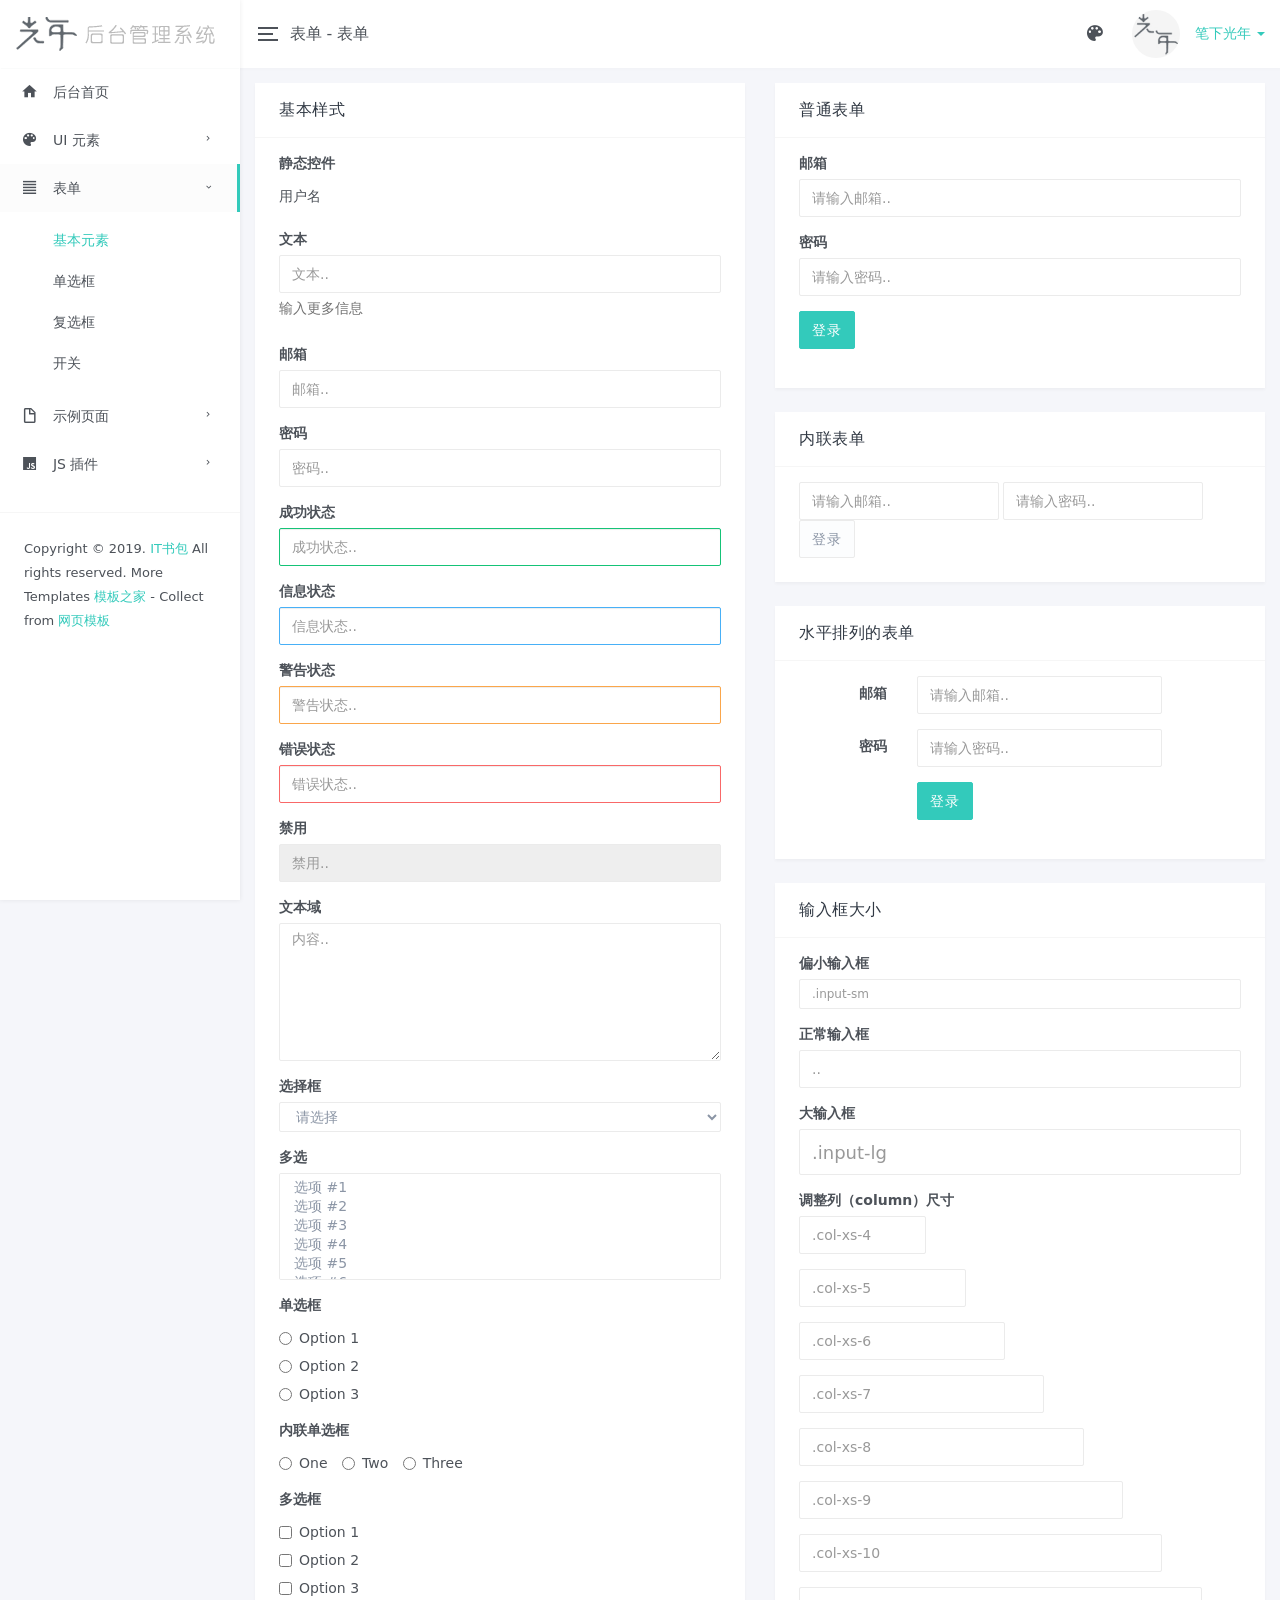
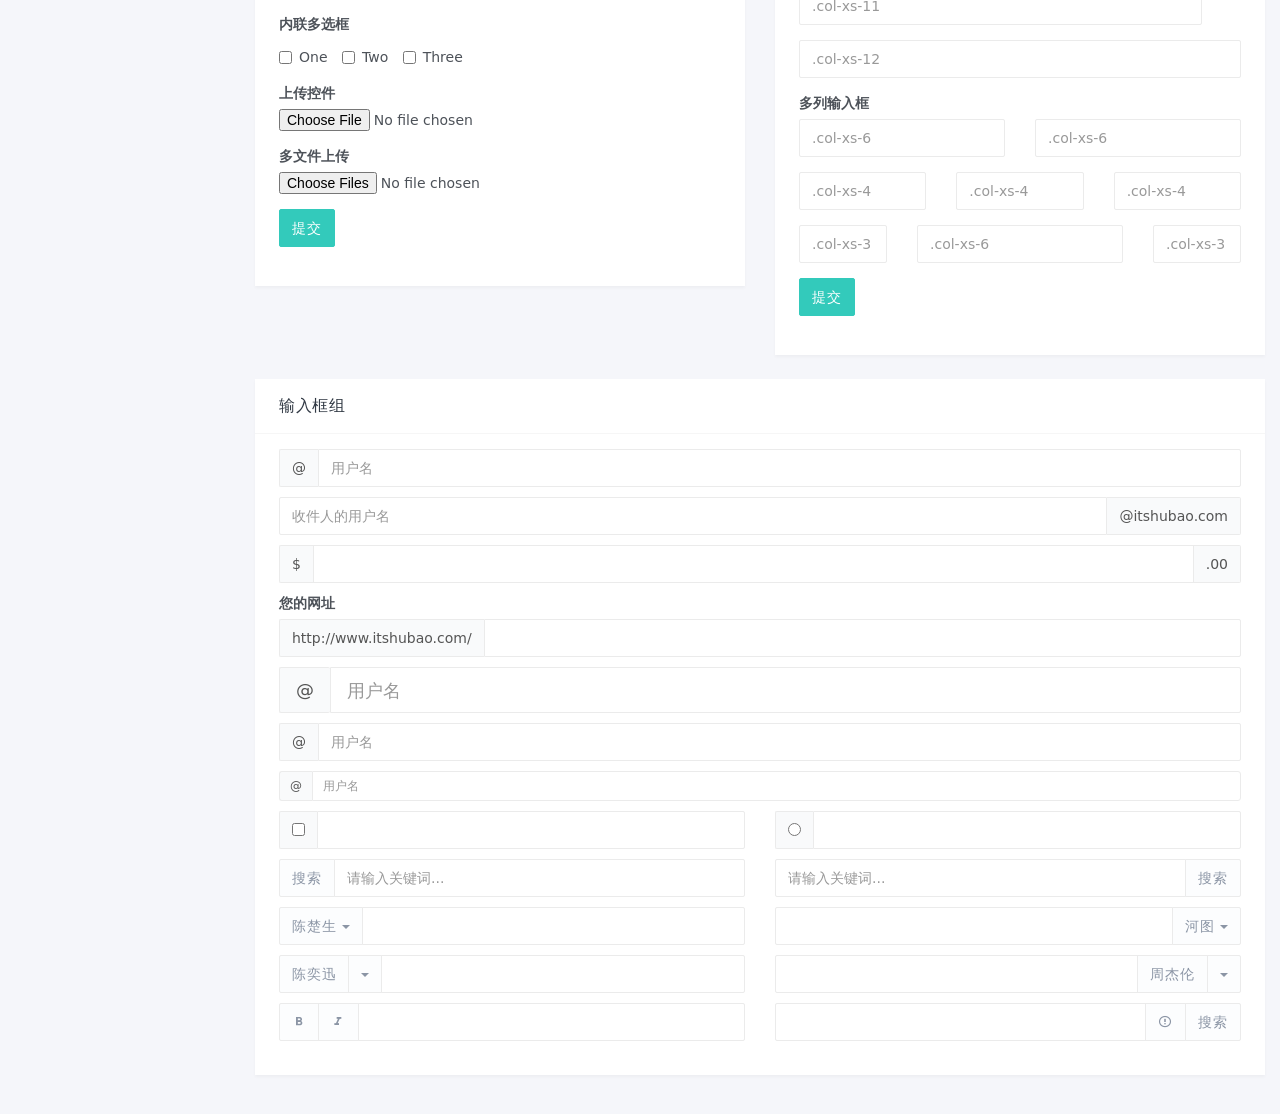
<file: src/main/resources/static/lyear_2_LightYear-admin/lyear_forms_elements.html>
<!DOCTYPE html>
<html lang = "zh">
<head>
	<meta charset = "utf-8">
	<meta name = "viewport" content = "width=device-width, initial-scale=1, maximum-scale=1, user-scalable=no" />
	<title>表单 - 光年(Light Year Admin)后台管理系统模板</title>
	<link rel = "icon" href = "favicon.ico" type = "image/ico">
	<meta name = "keywords" content = "LightYear,光年,后台模板,后台管理系统,光年HTML模板">
	<meta name = "description" content = "LightYear是一个基于Bootstrap v3.3.7的后台管理系统的HTML模板。">
	<meta name = "author" content = "yinqi">
	<link href = "css/bootstrap.min.css" rel = "stylesheet">
	<link href = "css/materialdesignicons.min.css" rel = "stylesheet">
	<link href = "css/style.min.css" rel = "stylesheet">
</head>

<body>
<div class = "lyear-layout-web">
	<div class = "lyear-layout-container">
		<!--左侧导航-->
		<aside class = "lyear-layout-sidebar">
			
			<!-- logo -->
			<div id = "logo" class = "sidebar-header">
				<a href = "index.html"><img src = "images/logo-sidebar.png" title = "LightYear" alt = "LightYear" /></a>
			</div>
			<div class = "lyear-layout-sidebar-scroll">
				
				<nav class = "sidebar-main">
					<ul class = "nav nav-drawer">
						<li class = "nav-item"><a href = "index.html"><i class = "mdi mdi-home"></i> 后台首页</a></li>
						<li class = "nav-item nav-item-has-subnav">
							<a href = "javascript:void(0)"><i class = "mdi mdi-palette"></i> UI 元素</a>
							<ul class = "nav nav-subnav">
								<li><a href = "lyear_ui_buttons.html">按钮</a></li>
								<li><a href = "lyear_ui_cards.html">卡片</a></li>
								<li><a href = "lyear_ui_grid.html">格栅</a></li>
								<li><a href = "lyear_ui_icons.html">图标</a></li>
								<li><a href = "lyear_ui_tables.html">表格</a></li>
								<li><a href = "lyear_ui_modals.html">模态框</a></li>
								<li><a href = "lyear_ui_tooltips_popover.html">提示 / 弹出框</a></li>
								<li><a href = "lyear_ui_alerts.html">警告框</a></li>
								<li><a href = "lyear_ui_pagination.html">分页</a></li>
								<li><a href = "lyear_ui_progress.html">进度条</a></li>
								<li><a href = "lyear_ui_tabs.html">标签页</a></li>
								<li><a href = "lyear_ui_typography.html">排版</a></li>
								<li><a href = "lyear_ui_step.html">步骤</a></li>
								<li><a href = "lyear_ui_other.html">其他</a></li>
							</ul>
						</li>
						<li class = "nav-item nav-item-has-subnav active open">
							<a href = "javascript:void(0)"><i class = "mdi mdi-format-align-justify"></i> 表单</a>
							<ul class = "nav nav-subnav">
								<li class = "active"><a href = "lyear_forms_elements.html">基本元素</a></li>
								<li><a href = "lyear_forms_radio.html">单选框</a></li>
								<li><a href = "lyear_forms_checkbox.html">复选框</a></li>
								<li><a href = "lyear_forms_switch.html">开关</a></li>
							</ul>
						</li>
						<li class = "nav-item nav-item-has-subnav">
							<a href = "javascript:void(0)"><i class = "mdi mdi-file-outline"></i> 示例页面</a>
							<ul class = "nav nav-subnav">
								<li><a href = "lyear_pages_doc.html">文档列表</a></li>
								<li><a href = "lyear_pages_gallery.html">图库列表</a></li>
								<li><a href = "lyear_pages_config.html">网站配置</a></li>
								<li><a href = "lyear_pages_rabc.html">设置权限</a></li>
								<li><a href = "lyear_pages_add_doc.html">新增文档</a></li>
								<li><a href = "lyear_pages_guide.html">表单向导</a></li>
								<li><a href = "lyear_pages_login.html">登录页面</a></li>
								<li><a href = "lyear_pages_error.html">错误页面</a></li>
							</ul>
						</li>
						<li class = "nav-item nav-item-has-subnav">
							<a href = "javascript:void(0)"><i class = "mdi mdi-language-javascript"></i> JS 插件</a>
							<ul class = "nav nav-subnav">
								<li><a href = "lyear_js_datepicker.html">日期选取器</a></li>
								<li><a href = "lyear_js_sliders.html">滑块</a></li>
								<li><a href = "lyear_js_colorpicker.html">选色器</a></li>
								<li><a href = "lyear_js_chartjs.html">Chart.js</a></li>
								<li><a href = "lyear_js_jconfirm.html">对话框</a></li>
								<li><a href = "lyear_js_tags_input.html">标签插件</a></li>
								<li><a href = "lyear_js_notify.html">通知消息</a></li>
							</ul>
						</li>
					</ul>
				</nav>
				
				<div class = "sidebar-footer">
					<p class = "copyright">Copyright &copy; 2019.
						<a target = "_blank" href = "http://lyear.itshubao.com">IT书包</a> All rights reserved. More
					                       Templates
						<a href = "http://www.cssmoban.com/" target = "_blank" title = "模板之家">模板之家</a> - Collect from
						<a href = "http://www.cssmoban.com/" title = "网页模板" target = "_blank">网页模板</a></p>
				</div>
			</div>
		
		</aside>
		<!--End 左侧导航-->
		
		<!--头部信息-->
		<header class = "lyear-layout-header">
			
			<nav class = "navbar navbar-default">
				<div class = "topbar">
					
					<div class = "topbar-left">
						<div class = "lyear-aside-toggler">
							<span class = "lyear-toggler-bar"></span>
							<span class = "lyear-toggler-bar"></span>
							<span class = "lyear-toggler-bar"></span>
						</div>
						<span class = "navbar-page-title"> 表单 - 表单 </span>
					</div>
					
					<ul class = "topbar-right">
						<li class = "dropdown dropdown-profile">
							<a href = "javascript:void(0)" data-toggle = "dropdown">
								<img class = "img-avatar img-avatar-48 m-r-10" src = "images/users/avatar.jpg" alt = "笔下光年" />
								<span>笔下光年 <span class = "caret"></span></span>
							</a>
							<ul class = "dropdown-menu dropdown-menu-right">
								<li><a href = "lyear_pages_profile.html"><i class = "mdi mdi-account"></i> 个人信息</a></li>
								<li><a href = "lyear_pages_edit_pwd.html"><i class = "mdi mdi-lock-outline"></i>
									修改密码</a></li>
								<li><a href = "javascript:void(0)"><i class = "mdi mdi-delete"></i> 清空缓存</a></li>
								<li class = "divider"></li>
								<li><a href = "lyear_pages_login.html"><i class = "mdi mdi-logout-variant"></i> 退出登录</a>
								</li>
							</ul>
						</li>
						<!--切换主题配色-->
						<li class = "dropdown dropdown-skin">
							<span data-toggle = "dropdown" class = "icon-palette"><i class = "mdi mdi-palette"></i></span>
							<ul class = "dropdown-menu dropdown-menu-right" data-stopPropagation = "true">
								<li class = "drop-title"><p>主题</p></li>
								<li class = "drop-skin-li clearfix">
                  <span class = "inverse">
                    <input type = "radio" name = "site_theme" value = "default" id = "site_theme_1" checked>
                    <label for = "site_theme_1"></label>
                  </span>
									<span>
                    <input type = "radio" name = "site_theme" value = "dark" id = "site_theme_2">
                    <label for = "site_theme_2"></label>
                  </span>
									<span>
                    <input type = "radio" name = "site_theme" value = "translucent" id = "site_theme_3">
                    <label for = "site_theme_3"></label>
                  </span>
								</li>
								<li class = "drop-title"><p>LOGO</p></li>
								<li class = "drop-skin-li clearfix">
                  <span class = "inverse">
                    <input type = "radio" name = "logo_bg" value = "default" id = "logo_bg_1" checked>
                    <label for = "logo_bg_1"></label>
                  </span>
									<span>
                    <input type = "radio" name = "logo_bg" value = "color_2" id = "logo_bg_2">
                    <label for = "logo_bg_2"></label>
                  </span>
									<span>
                    <input type = "radio" name = "logo_bg" value = "color_3" id = "logo_bg_3">
                    <label for = "logo_bg_3"></label>
                  </span>
									<span>
                    <input type = "radio" name = "logo_bg" value = "color_4" id = "logo_bg_4">
                    <label for = "logo_bg_4"></label>
                  </span>
									<span>
                    <input type = "radio" name = "logo_bg" value = "color_5" id = "logo_bg_5">
                    <label for = "logo_bg_5"></label>
                  </span>
									<span>
                    <input type = "radio" name = "logo_bg" value = "color_6" id = "logo_bg_6">
                    <label for = "logo_bg_6"></label>
                  </span>
									<span>
                    <input type = "radio" name = "logo_bg" value = "color_7" id = "logo_bg_7">
                    <label for = "logo_bg_7"></label>
                  </span>
									<span>
                    <input type = "radio" name = "logo_bg" value = "color_8" id = "logo_bg_8">
                    <label for = "logo_bg_8"></label>
                  </span>
								</li>
								<li class = "drop-title"><p>头部</p></li>
								<li class = "drop-skin-li clearfix">
                  <span class = "inverse">
                    <input type = "radio" name = "header_bg" value = "default" id = "header_bg_1" checked>
                    <label for = "header_bg_1"></label>
                  </span>
									<span>
                    <input type = "radio" name = "header_bg" value = "color_2" id = "header_bg_2">
                    <label for = "header_bg_2"></label>
                  </span>
									<span>
                    <input type = "radio" name = "header_bg" value = "color_3" id = "header_bg_3">
                    <label for = "header_bg_3"></label>
                  </span>
									<span>
                    <input type = "radio" name = "header_bg" value = "color_4" id = "header_bg_4">
                    <label for = "header_bg_4"></label>
                  </span>
									<span>
                    <input type = "radio" name = "header_bg" value = "color_5" id = "header_bg_5">
                    <label for = "header_bg_5"></label>
                  </span>
									<span>
                    <input type = "radio" name = "header_bg" value = "color_6" id = "header_bg_6">
                    <label for = "header_bg_6"></label>
                  </span>
									<span>
                    <input type = "radio" name = "header_bg" value = "color_7" id = "header_bg_7">
                    <label for = "header_bg_7"></label>
                  </span>
									<span>
                    <input type = "radio" name = "header_bg" value = "color_8" id = "header_bg_8">
                    <label for = "header_bg_8"></label>
                  </span>
								</li>
								<li class = "drop-title"><p>侧边栏</p></li>
								<li class = "drop-skin-li clearfix">
                  <span class = "inverse">
                    <input type = "radio" name = "sidebar_bg" value = "default" id = "sidebar_bg_1" checked>
                    <label for = "sidebar_bg_1"></label>
                  </span>
									<span>
                    <input type = "radio" name = "sidebar_bg" value = "color_2" id = "sidebar_bg_2">
                    <label for = "sidebar_bg_2"></label>
                  </span>
									<span>
                    <input type = "radio" name = "sidebar_bg" value = "color_3" id = "sidebar_bg_3">
                    <label for = "sidebar_bg_3"></label>
                  </span>
									<span>
                    <input type = "radio" name = "sidebar_bg" value = "color_4" id = "sidebar_bg_4">
                    <label for = "sidebar_bg_4"></label>
                  </span>
									<span>
                    <input type = "radio" name = "sidebar_bg" value = "color_5" id = "sidebar_bg_5">
                    <label for = "sidebar_bg_5"></label>
                  </span>
									<span>
                    <input type = "radio" name = "sidebar_bg" value = "color_6" id = "sidebar_bg_6">
                    <label for = "sidebar_bg_6"></label>
                  </span>
									<span>
                    <input type = "radio" name = "sidebar_bg" value = "color_7" id = "sidebar_bg_7">
                    <label for = "sidebar_bg_7"></label>
                  </span>
									<span>
                    <input type = "radio" name = "sidebar_bg" value = "color_8" id = "sidebar_bg_8">
                    <label for = "sidebar_bg_8"></label>
                  </span>
								</li>
							</ul>
						</li>
						<!--切换主题配色-->
					</ul>
				
				</div>
			</nav>
		
		</header>
		<!--End 头部信息-->
		
		<!--页面主要内容-->
		<main class = "lyear-layout-content">
			
			<div class = "container-fluid">
				
				<div class = "row">
					<div class = "col-md-6">
						<div class = "card">
							<div class = "card-header"><h4>基本样式</h4></div>
							<div class = "card-body">
								
								<form class = "form-horizontal" action = "#" method = "post" enctype = "multipart/form-data" onsubmit = "return false;">
									<div class = "form-group">
										<label class = "col-xs-12">静态控件</label>
										<div class = "col-xs-12">
											<div class = "form-control-static">用户名</div>
										</div>
									</div>
									<div class = "form-group">
										<label class = "col-xs-12" for = "example-text-input">文本</label>
										<div class = "col-xs-12">
											<input class = "form-control" type = "text" id = "example-text-input" name = "example-text-input" placeholder = "文本..">
											<div class = "help-block">输入更多信息</div>
										</div>
									</div>
									<div class = "form-group">
										<label class = "col-xs-12" for = "example-email-input">邮箱</label>
										<div class = "col-xs-12">
											<input class = "form-control" type = "email" id = "example-email-input" name = "example-email-input" placeholder = "邮箱..">
										</div>
									</div>
									<div class = "form-group">
										<label class = "col-xs-12" for = "example-password-input">密码</label>
										<div class = "col-xs-12">
											<input class = "form-control" type = "password" id = "example-password-input" name = "example-password-input" placeholder = "密码..">
										</div>
									</div>
									<div class = "form-group has-success">
										<label class = "col-xs-12" for = "example-text-input-success">成功状态</label>
										<div class = "col-xs-12">
											<input class = "form-control" type = "text" id = "example-text-input-success" name = "example-text-input-success" placeholder = "成功状态..">
										</div>
									</div>
									<div class = "form-group has-info">
										<label class = "col-xs-12" for = "example-text-input-info">信息状态</label>
										<div class = "col-xs-12">
											<input class = "form-control" type = "text" id = "example-text-input-info" name = "example-text-input-info" placeholder = "信息状态..">
										</div>
									</div>
									<div class = "form-group has-warning">
										<label class = "col-xs-12" for = "example-text-input-warning">警告状态</label>
										<div class = "col-xs-12">
											<input class = "form-control" type = "text" id = "example-text-input-warning" name = "example-text-input-warning" placeholder = "警告状态..">
										</div>
									</div>
									<div class = "form-group has-error">
										<label class = "col-xs-12" for = "example-text-input-error">错误状态</label>
										<div class = "col-xs-12">
											<input class = "form-control" type = "text" id = "example-text-input-error" name = "example-text-input-error" placeholder = "错误状态..">
										</div>
									</div>
									<div class = "form-group">
										<label class = "col-xs-12" for = "example-disabled-input">禁用</label>
										<div class = "col-xs-12">
											<input class = "form-control" type = "text" id = "example-disabled-input" name = "example-disabled-input" placeholder = "禁用.." disabled>
										</div>
									</div>
									<div class = "form-group">
										<label class = "col-xs-12" for = "example-textarea-input">文本域</label>
										<div class = "col-xs-12">
											<textarea class = "form-control" id = "example-textarea-input" name = "example-textarea-input" rows = "6" placeholder = "内容.."></textarea>
										</div>
									</div>
									<div class = "form-group">
										<label class = "col-xs-12" for = "example-select">选择框</label>
										<div class = "col-xs-12">
											<select class = "form-control" id = "example-select" name = "example-select" size = "1">
												<option value = "0">请选择</option>
												<option value = "1">选项 #1</option>
												<option value = "2">选项 #2</option>
												<option value = "3">选项 #3</option>
											</select>
										</div>
									</div>
									<div class = "form-group">
										<label class = "col-xs-12" for = "example-multiple-select">多选</label>
										<div class = "col-xs-12">
											<select class = "form-control" id = "example-multiple-select" name = "example-multiple-select" size = "5" multiple>
												<option value = "1">选项 #1</option>
												<option value = "2">选项 #2</option>
												<option value = "3">选项 #3</option>
												<option value = "4">选项 #4</option>
												<option value = "5">选项 #5</option>
												<option value = "6">选项 #6</option>
												<option value = "7">选项 #7</option>
												<option value = "8">选项 #8</option>
												<option value = "9">选项 #9</option>
												<option value = "10">选项 #10</option>
											</select>
										</div>
									</div>
									<div class = "form-group">
										<label class = "col-xs-12">单选框</label>
										<div class = "col-xs-12">
											<div class = "radio">
												<label for = "example-radio1">
													<input type = "radio" id = "example-radio1" name = "example-radios" value = "option1">
													Option 1
												</label>
											</div>
											<div class = "radio">
												<label for = "example-radio2">
													<input type = "radio" id = "example-radio2" name = "example-radios" value = "option2">
													Option 2
												</label>
											</div>
											<div class = "radio">
												<label for = "example-radio3">
													<input type = "radio" id = "example-radio3" name = "example-radios" value = "option3">
													Option 3
												</label>
											</div>
										</div>
									</div>
									<div class = "form-group">
										<label class = "col-xs-12">内联单选框</label>
										<div class = "col-xs-12">
											<label class = "radio-inline" for = "example-inline-radio1">
												<input type = "radio" id = "example-inline-radio1" name = "example-inline-radios" value = "option1">
												One
											</label>
											<label class = "radio-inline" for = "example-inline-radio2">
												<input type = "radio" id = "example-inline-radio2" name = "example-inline-radios" value = "option2">
												Two
											</label>
											<label class = "radio-inline" for = "example-inline-radio3">
												<input type = "radio" id = "example-inline-radio3" name = "example-inline-radios" value = "option3">
												Three
											</label>
										</div>
									</div>
									<div class = "form-group">
										<label class = "col-xs-12">多选框</label>
										<div class = "col-xs-12">
											<div class = "checkbox">
												<label for = "example-checkbox1">
													<input type = "checkbox" id = "example-checkbox1" name = "example-checkbox1" value = "option1">
													Option 1 </label>
											</div>
											<div class = "checkbox">
												<label for = "example-checkbox2">
													<input type = "checkbox" id = "example-checkbox2" name = "example-checkbox2" value = "option2">
													Option 2 </label>
											</div>
											<div class = "checkbox">
												<label for = "example-checkbox3">
													<input type = "checkbox" id = "example-checkbox3" name = "example-checkbox3" value = "option3">
													Option 3 </label>
											</div>
										</div>
									</div>
									<div class = "form-group">
										<label class = "col-xs-12">内联多选框</label>
										<div class = "col-xs-12">
											<label class = "checkbox-inline" for = "example-inline-checkbox1">
												<input type = "checkbox" id = "example-inline-checkbox1" name = "example-inline-checkbox1" value = "option1">
												One
											</label>
											<label class = "checkbox-inline" for = "example-inline-checkbox2">
												<input type = "checkbox" id = "example-inline-checkbox2" name = "example-inline-checkbox2" value = "option2">
												Two
											</label>
											<label class = "checkbox-inline" for = "example-inline-checkbox3">
												<input type = "checkbox" id = "example-inline-checkbox3" name = "example-inline-checkbox3" value = "option3">
												Three
											</label>
										</div>
									</div>
									<div class = "form-group">
										<label class = "col-xs-12" for = "example-file-input">上传控件</label>
										<div class = "col-xs-12">
											<input type = "file" id = "example-file-input" name = "example-file-input">
										</div>
									</div>
									<div class = "form-group">
										<label class = "col-xs-12" for = "example-file-multiple-input">多文件上传</label>
										<div class = "col-xs-12">
											<input type = "file" id = "example-file-multiple-input" name = "example-file-multiple-input" multiple>
										</div>
									</div>
									<div class = "form-group">
										<div class = "col-xs-12">
											<button class = "btn btn-primary" type = "submit">提交</button>
										</div>
									</div>
								</form>
							
							</div>
						</div>
					</div>
					
					<div class = "col-md-6">
						<div class = "card">
							<div class = "card-header"><h4>普通表单</h4></div>
							<div class = "card-body">
								
								<form action = "lyear_forms_elements.html" method = "post" onsubmit = "return false;">
									<div class = "form-group">
										<label for = "example-nf-email">邮箱</label>
										<input class = "form-control" type = "email" id = "example-nf-email" name = "example-nf-email" placeholder = "请输入邮箱..">
									</div>
									<div class = "form-group">
										<label for = "example-nf-password">密码</label>
										<input class = "form-control" type = "password" id = "example-nf-password" name = "example-nf-password" placeholder = "请输入密码..">
									</div>
									<div class = "form-group">
										<button class = "btn btn-primary" type = "submit">登录</button>
									</div>
								</form>
							
							</div>
						</div>
						
						<div class = "card">
							<div class = "card-header"><h4>内联表单</h4></div>
							<div class = "card-body">
								
								<form class = "form-inline" action = "lyear_forms_elements.html" method = "post" onsubmit = "return false;">
									<div class = "form-group">
										<label class = "sr-only" for = "example-if-email">邮箱</label>
										<input class = "form-control" type = "email" id = "example-if-email" name = "example-if-email" placeholder = "请输入邮箱..">
									</div>
									<div class = "form-group">
										<label class = "sr-only" for = "example-if-password">密码</label>
										<input class = "form-control" type = "password" id = "example-if-password" name = "example-if-password" placeholder = "请输入密码..">
									</div>
									<div class = "form-group">
										<button class = "btn btn-default" type = "submit">登录</button>
									</div>
								</form>
							
							</div>
						</div>
						
						<div class = "card">
							<div class = "card-header"><h4>水平排列的表单</h4></div>
							<div class = "card-body">
								
								<form class = "form-horizontal" action = "lyear_forms_elements.html" method = "post" onsubmit = "return false;">
									<div class = "form-group">
										<label class = "col-md-3 control-label" for = "example-hf-email">邮箱</label>
										<div class = "col-md-7">
											<input class = "form-control" type = "email" id = "example-hf-email" name = "example-hf-email" placeholder = "请输入邮箱..">
										</div>
									</div>
									<div class = "form-group">
										<label class = "col-md-3 control-label" for = "example-hf-password">密码</label>
										<div class = "col-md-7">
											<input class = "form-control" type = "password" id = "example-hf-password" name = "example-hf-password" placeholder = "请输入密码..">
										</div>
									</div>
									<div class = "form-group">
										<div class = "col-md-9 col-md-offset-3">
											<button class = "btn btn-primary" type = "submit">登录</button>
										</div>
									</div>
								</form>
							
							</div>
						</div>
						
						<div class = "card">
							<div class = "card-header"><h4>输入框大小</h4></div>
							<div class = "card-body">
								
								<form action = "lyear_forms_elements.html" method = "post" onsubmit = "return false;">
									<div class = "form-group">
										<label for = "example-input-small">偏小输入框</label>
										<input class = "form-control input-sm" type = "text" id = "example-input-small" name = "example-input-small" placeholder = ".input-sm">
									</div>
									<div class = "form-group">
										<label for = "example-input-normal">正常输入框</label>
										<input class = "form-control" type = "text" id = "example-input-normal" name = "example-input-normal" placeholder = "..">
									</div>
									<div class = "form-group">
										<label for = "example-input-large">大输入框</label>
										<input class = "form-control input-lg" type = "text" id = "example-input-large" name = "example-input-large" placeholder = ".input-lg">
									</div>
									<div class = "form-group">
										<label>调整列（column）尺寸</label>
										<div class = "row">
											<div class = "col-xs-4">
												<input class = "form-control" type = "text" placeholder = ".col-xs-4">
											</div>
										</div>
									</div>
									<div class = "form-group">
										<div class = "row">
											<div class = "col-xs-5">
												<input class = "form-control" type = "text" placeholder = ".col-xs-5">
											</div>
										</div>
									</div>
									<div class = "form-group">
										<div class = "row">
											<div class = "col-xs-6">
												<input class = "form-control" type = "text" placeholder = ".col-xs-6">
											</div>
										</div>
									</div>
									<div class = "form-group">
										<div class = "row">
											<div class = "col-xs-7">
												<input class = "form-control" type = "text" placeholder = ".col-xs-7">
											</div>
										</div>
									</div>
									<div class = "form-group">
										<div class = "row">
											<div class = "col-xs-8">
												<input class = "form-control" type = "text" placeholder = ".col-xs-8">
											</div>
										</div>
									</div>
									<div class = "form-group">
										<div class = "row">
											<div class = "col-xs-9">
												<input class = "form-control" type = "text" placeholder = ".col-xs-9">
											</div>
										</div>
									</div>
									<div class = "form-group">
										
										<div class = "row">
											<div class = "col-xs-10">
												<input class = "form-control" type = "text" placeholder = ".col-xs-10">
											</div>
										</div>
									</div>
									<div class = "form-group">
										<div class = "row">
											<div class = "col-xs-11">
												<input class = "form-control" type = "text" placeholder = ".col-xs-11">
											</div>
										</div>
									</div>
									<div class = "form-group">
										<div class = "row">
											<div class = "col-xs-12">
												<input class = "form-control" type = "text" placeholder = ".col-xs-12">
											</div>
										</div>
									</div>
									<div class = "form-group">
										<label>多列输入框</label>
										<div class = "row">
											<div class = "col-xs-6">
												<input class = "form-control" type = "text" placeholder = ".col-xs-6">
											</div>
											<div class = "col-xs-6">
												<input class = "form-control" type = "text" placeholder = ".col-xs-6">
											</div>
										</div>
									</div>
									<div class = "form-group">
										<div class = "row">
											<div class = "col-xs-4">
												<input class = "form-control" type = "text" placeholder = ".col-xs-4">
											</div>
											<div class = "col-xs-4">
												<input class = "form-control" type = "text" placeholder = ".col-xs-4">
											</div>
											<div class = "col-xs-4">
												<input class = "form-control" type = "text" placeholder = ".col-xs-4">
											</div>
										</div>
									</div>
									<div class = "form-group">
										<div class = "row">
											<div class = "col-xs-3">
												<input class = "form-control" type = "text" placeholder = ".col-xs-3">
											</div>
											<div class = "col-xs-6">
												<input class = "form-control" type = "text" placeholder = ".col-xs-6">
											</div>
											<div class = "col-xs-3">
												<input class = "form-control" type = "text" placeholder = ".col-xs-3">
											</div>
										</div>
									</div>
									<div class = "form-group">
										<button class = "btn btn-primary" type = "submit">提交</button>
									</div>
								</form>
							
							</div>
						</div>
					
					</div>
					<div class = "col-md-12">
						<div class = "card">
							<div class = "card-header"><h4>输入框组</h4></div>
							<div class = "card-body">
								
								<form action = "lyear_forms_elements.html" method = "post" onsubmit = "return false;">
									<div class = "input-group m-b-10">
										<span class = "input-group-addon" id = "basic-addon1">@</span>
										<input type = "text" class = "form-control" placeholder = "用户名" aria-describedby = "basic-addon1">
									</div>
									
									<div class = "input-group m-b-10">
										<input type = "text" class = "form-control" placeholder = "收件人的用户名" aria-describedby = "basic-addon2">
										<span class = "input-group-addon" id = "basic-addon2">@itshubao.com</span>
									</div>
									
									<div class = "input-group m-b-10">
										<span class = "input-group-addon">$</span>
										<input type = "text" class = "form-control" aria-label = "Amount (to the nearest dollar)">
										<span class = "input-group-addon">.00</span>
									</div>
									
									<label for = "basic-url">您的网址</label>
									<div class = "input-group m-b-10">
										<span class = "input-group-addon" id = "basic-addon3">http://www.itshubao.com/</span>
										<input type = "text" class = "form-control" id = "basic-url" aria-describedby = "basic-addon3">
									</div>
									
									<div class = "input-group input-group-lg m-b-10">
										<span class = "input-group-addon" id = "sizing-addon1">@</span>
										<input type = "text" class = "form-control" placeholder = "用户名" aria-describedby = "sizing-addon1">
									</div>
									
									<div class = "input-group m-b-10">
										<span class = "input-group-addon" id = "sizing-addon2">@</span>
										<input type = "text" class = "form-control" placeholder = "用户名" aria-describedby = "sizing-addon2">
									</div>
									
									<div class = "input-group input-group-sm m-b-10">
										<span class = "input-group-addon" id = "sizing-addon3">@</span>
										<input type = "text" class = "form-control" placeholder = "用户名" aria-describedby = "sizing-addon3">
									</div>
									
									<div class = "row m-b-10">
										<div class = "col-lg-6">
											<div class = "input-group">
                        <span class = "input-group-addon">
                          <input type = "checkbox" aria-label = "...">
                        </span>
												<input type = "text" class = "form-control" aria-label = "...">
											</div>
										</div>
										<div class = "col-lg-6">
											<div class = "input-group">
                        <span class = "input-group-addon">
                          <input type = "radio" aria-label = "...">
                        </span>
												<input type = "text" class = "form-control" aria-label = "...">
											</div>
										</div>
									</div>
									
									<div class = "row m-b-10">
										<div class = "col-lg-6">
											<div class = "input-group">
                        <span class = "input-group-btn">
                          <button class = "btn btn-default" type = "button">搜索</button>
                        </span>
												<input type = "text" class = "form-control" placeholder = "请输入关键词...">
											</div>
										</div>
										<div class = "col-lg-6">
											<div class = "input-group">
												<input type = "text" class = "form-control" placeholder = "请输入关键词...">
												<span class = "input-group-btn">
                          <button class = "btn btn-default" type = "button">搜索</button>
                        </span>
											</div>
										</div>
									</div>
									
									<div class = "row m-b-10">
										<div class = "col-lg-6">
											<div class = "input-group">
												<div class = "input-group-btn">
													<button type = "button" class = "btn btn-default dropdown-toggle" data-toggle = "dropdown" aria-haspopup = "true" aria-expanded = "false">
														陈楚生 <span class = "caret"></span></button>
													<ul class = "dropdown-menu">
														<li><a href = "#!">思恋一个荒废的名字</a></li>
														<li><a href = "#!">有没有人告诉你</a></li>
														<li><a href = "#!">经过</a></li>
														<li role = "separator" class = "divider"></li>
														<li><a href = "#!">风起时想你</a></li>
													</ul>
												</div>
												<input type = "text" class = "form-control" aria-label = "...">
											</div>
										</div>
										<div class = "col-lg-6">
											<div class = "input-group">
												<input type = "text" class = "form-control" aria-label = "...">
												<div class = "input-group-btn">
													<button type = "button" class = "btn btn-default dropdown-toggle" data-toggle = "dropdown" aria-haspopup = "true" aria-expanded = "false">
														河图 <span class = "caret"></span></button>
													<ul class = "dropdown-menu dropdown-menu-right">
														<li><a href = "#!">窗前明月光</a></li>
														<li><a href = "#!">不见有情</a></li>
														<li><a href = "#!">春日迟</a></li>
														<li role = "separator" class = "divider"></li>
														<li><a href = "#!">自为风月马前卒</a></li>
													</ul>
												</div>
											</div>
										</div>
									</div>
									
									<div class = "row m-b-10">
										<div class = "col-lg-6">
											<div class = "input-group">
												<div class = "input-group-btn">
													<button type = "button" class = "btn btn-default">陈奕迅</button>
													<button type = "button" class = "btn btn-default dropdown-toggle" data-toggle = "dropdown" aria-haspopup = "true" aria-expanded = "false">
														<span class = "caret"></span>
														<span class = "sr-only">Toggle Dropdown</span>
													</button>
													<ul class = "dropdown-menu">
														<li><a href = "#!">浮夸</a></li>
														<li><a href = "#!">爱情转移</a></li>
														<li><a href = "#!">六月飞雪</a></li>
														<li role = "separator" class = "divider"></li>
														<li><a href = "#!">十年</a></li>
													</ul>
												</div>
												<input type = "text" class = "form-control" aria-label = "Text input with segmented button dropdown">
											</div>
										</div>
										<div class = "col-lg-6">
											<div class = "input-group">
												<input type = "text" class = "form-control" aria-label = "Text input with segmented button dropdown">
												<div class = "input-group-btn">
													<button type = "button" class = "btn btn-default">周杰伦</button>
													<button type = "button" class = "btn btn-default dropdown-toggle" data-toggle = "dropdown" aria-haspopup = "true" aria-expanded = "false">
														<span class = "caret"></span>
														<span class = "sr-only">Toggle Dropdown</span>
													</button>
													<ul class = "dropdown-menu dropdown-menu-right">
														<li><a href = "#!">夜的第七章</a></li>
														<li><a href = "#!">半兽人</a></li>
														<li><a href = "#!">上海一九四三</a></li>
														<li role = "separator" class = "divider"></li>
														<li><a href = "#!">告白气球</a></li>
													</ul>
												</div>
											</div>
										</div>
									</div>
									
									<div class = "row m-b-10">
										<div class = "col-lg-6">
											<div class = "input-group">
												<div class = "input-group-btn">
													<button type = "button" class = "btn btn-default" aria-label = "Bold">
														<span class = "mdi mdi-format-bold"></span></button>
													<button type = "button" class = "btn btn-default" aria-label = "Italic">
														<span class = "mdi mdi-format-italic"></span></button>
												</div>
												<input type = "text" class = "form-control" aria-label = "Text input with multiple buttons">
											</div>
										</div>
										<div class = "col-lg-6">
											<div class = "input-group">
												<input type = "text" class = "form-control" aria-label = "Text input with multiple buttons">
												<div class = "input-group-btn">
													<button type = "button" class = "btn btn-default" aria-label = "Help">
														<span class = "mdi mdi-alert-circle-outline"></span></button>
													<button type = "button" class = "btn btn-default">搜索</button>
												</div>
											</div>
										</div>
									</div>
								
								</form>
							
							</div>
						</div>
					</div>
				
				</div>
			
			</div>
		
		</main>
		<!--End 页面主要内容-->
	</div>
</div>

<script type = "text/javascript" src = "js/jquery.min.js"></script>
<script type = "text/javascript" src = "js/bootstrap.min.js"></script>
<script type = "text/javascript" src = "js/perfect-scrollbar.min.js"></script>
<script type = "text/javascript" src = "js/main.min.js"></script>
</body>
</html>
</file>
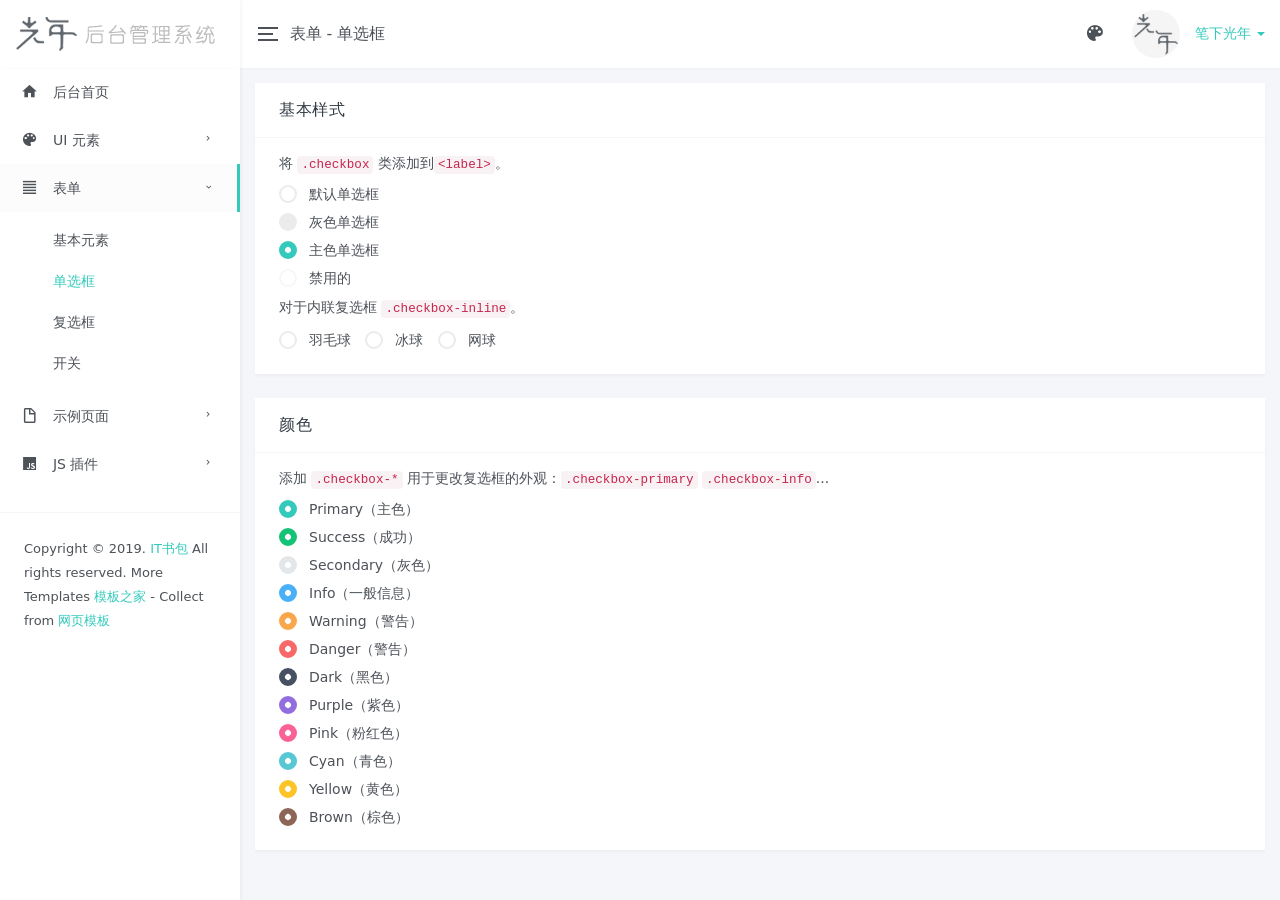
<file: src/main/resources/static/lyear_2_LightYear-admin/lyear_forms_radio.html>
<!DOCTYPE html>
<html lang = "zh">
<head>
	<meta charset = "utf-8">
	<meta name = "viewport" content = "width=device-width, initial-scale=1, maximum-scale=1, user-scalable=no" />
	<title>单选框 - 光年(Light Year Admin)后台管理系统模板</title>
	<link rel = "icon" href = "favicon.ico" type = "image/ico">
	<meta name = "keywords" content = "LightYear,光年,后台模板,后台管理系统,光年HTML模板">
	<meta name = "description" content = "LightYear是一个基于Bootstrap v3.3.7的后台管理系统的HTML模板。">
	<meta name = "author" content = "yinqi">
	<link href = "css/bootstrap.min.css" rel = "stylesheet">
	<link href = "css/materialdesignicons.min.css" rel = "stylesheet">
	<link href = "css/style.min.css" rel = "stylesheet">
</head>

<body>
<div class = "lyear-layout-web">
	<div class = "lyear-layout-container">
		<!--左侧导航-->
		<aside class = "lyear-layout-sidebar">
			
			<!-- logo -->
			<div id = "logo" class = "sidebar-header">
				<a href = "index.html"><img src = "images/logo-sidebar.png" title = "LightYear" alt = "LightYear" /></a>
			</div>
			<div class = "lyear-layout-sidebar-scroll">
				
				<nav class = "sidebar-main">
					<ul class = "nav nav-drawer">
						<li class = "nav-item"><a href = "index.html"><i class = "mdi mdi-home"></i> 后台首页</a></li>
						<li class = "nav-item nav-item-has-subnav">
							<a href = "javascript:void(0)"><i class = "mdi mdi-palette"></i> UI 元素</a>
							<ul class = "nav nav-subnav">
								<li><a href = "lyear_ui_buttons.html">按钮</a></li>
								<li><a href = "lyear_ui_cards.html">卡片</a></li>
								<li><a href = "lyear_ui_grid.html">格栅</a></li>
								<li><a href = "lyear_ui_icons.html">图标</a></li>
								<li><a href = "lyear_ui_tables.html">表格</a></li>
								<li><a href = "lyear_ui_modals.html">模态框</a></li>
								<li><a href = "lyear_ui_tooltips_popover.html">提示 / 弹出框</a></li>
								<li><a href = "lyear_ui_alerts.html">警告框</a></li>
								<li><a href = "lyear_ui_pagination.html">分页</a></li>
								<li><a href = "lyear_ui_progress.html">进度条</a></li>
								<li><a href = "lyear_ui_tabs.html">标签页</a></li>
								<li><a href = "lyear_ui_typography.html">排版</a></li>
								<li><a href = "lyear_ui_step.html">步骤</a></li>
								<li><a href = "lyear_ui_other.html">其他</a></li>
							</ul>
						</li>
						<li class = "nav-item nav-item-has-subnav active open">
							<a href = "javascript:void(0)"><i class = "mdi mdi-format-align-justify"></i> 表单</a>
							<ul class = "nav nav-subnav">
								<li><a href = "lyear_forms_elements.html">基本元素</a></li>
								<li class = "active"><a href = "lyear_forms_radio.html">单选框</a></li>
								<li><a href = "lyear_forms_checkbox.html">复选框</a></li>
								<li><a href = "lyear_forms_switch.html">开关</a></li>
							</ul>
						</li>
						<li class = "nav-item nav-item-has-subnav">
							<a href = "javascript:void(0)"><i class = "mdi mdi-file-outline"></i> 示例页面</a>
							<ul class = "nav nav-subnav">
								<li><a href = "lyear_pages_doc.html">文档列表</a></li>
								<li><a href = "lyear_pages_gallery.html">图库列表</a></li>
								<li><a href = "lyear_pages_config.html">网站配置</a></li>
								<li><a href = "lyear_pages_rabc.html">设置权限</a></li>
								<li><a href = "lyear_pages_add_doc.html">新增文档</a></li>
								<li><a href = "lyear_pages_guide.html">表单向导</a></li>
								<li><a href = "lyear_pages_login.html">登录页面</a></li>
								<li><a href = "lyear_pages_error.html">错误页面</a></li>
							</ul>
						</li>
						<li class = "nav-item nav-item-has-subnav">
							<a href = "javascript:void(0)"><i class = "mdi mdi-language-javascript"></i> JS 插件</a>
							<ul class = "nav nav-subnav">
								<li><a href = "lyear_js_datepicker.html">日期选取器</a></li>
								<li><a href = "lyear_js_sliders.html">滑块</a></li>
								<li><a href = "lyear_js_colorpicker.html">选色器</a></li>
								<li><a href = "lyear_js_chartjs.html">Chart.js</a></li>
								<li><a href = "lyear_js_jconfirm.html">对话框</a></li>
								<li><a href = "lyear_js_tags_input.html">标签插件</a></li>
								<li><a href = "lyear_js_notify.html">通知消息</a></li>
							</ul>
						</li>
					</ul>
				</nav>
				
				<div class = "sidebar-footer">
					<p class = "copyright">Copyright &copy; 2019.
						<a target = "_blank" href = "http://lyear.itshubao.com">IT书包</a> All rights reserved. More
					                       Templates
						<a href = "http://www.cssmoban.com/" target = "_blank" title = "模板之家">模板之家</a> - Collect from
						<a href = "http://www.cssmoban.com/" title = "网页模板" target = "_blank">网页模板</a></p>
				</div>
			</div>
		
		</aside>
		<!--End 左侧导航-->
		
		<!--头部信息-->
		<header class = "lyear-layout-header">
			
			<nav class = "navbar navbar-default">
				<div class = "topbar">
					
					<div class = "topbar-left">
						<div class = "lyear-aside-toggler">
							<span class = "lyear-toggler-bar"></span>
							<span class = "lyear-toggler-bar"></span>
							<span class = "lyear-toggler-bar"></span>
						</div>
						<span class = "navbar-page-title"> 表单 - 单选框 </span>
					</div>
					
					<ul class = "topbar-right">
						<li class = "dropdown dropdown-profile">
							<a href = "javascript:void(0)" data-toggle = "dropdown">
								<img class = "img-avatar img-avatar-48 m-r-10" src = "images/users/avatar.jpg" alt = "笔下光年" />
								<span>笔下光年 <span class = "caret"></span></span>
							</a>
							<ul class = "dropdown-menu dropdown-menu-right">
								<li><a href = "lyear_pages_profile.html"><i class = "mdi mdi-account"></i> 个人信息</a></li>
								<li><a href = "lyear_pages_edit_pwd.html"><i class = "mdi mdi-lock-outline"></i>
									修改密码</a></li>
								<li><a href = "javascript:void(0)"><i class = "mdi mdi-delete"></i> 清空缓存</a></li>
								<li class = "divider"></li>
								<li><a href = "lyear_pages_login.html"><i class = "mdi mdi-logout-variant"></i> 退出登录</a>
								</li>
							</ul>
						</li>
						<!--切换主题配色-->
						<li class = "dropdown dropdown-skin">
							<span data-toggle = "dropdown" class = "icon-palette"><i class = "mdi mdi-palette"></i></span>
							<ul class = "dropdown-menu dropdown-menu-right" data-stopPropagation = "true">
								<li class = "drop-title"><p>主题</p></li>
								<li class = "drop-skin-li clearfix">
                  <span class = "inverse">
                    <input type = "radio" name = "site_theme" value = "default" id = "site_theme_1" checked>
                    <label for = "site_theme_1"></label>
                  </span>
									<span>
                    <input type = "radio" name = "site_theme" value = "dark" id = "site_theme_2">
                    <label for = "site_theme_2"></label>
                  </span>
									<span>
                    <input type = "radio" name = "site_theme" value = "translucent" id = "site_theme_3">
                    <label for = "site_theme_3"></label>
                  </span>
								</li>
								<li class = "drop-title"><p>LOGO</p></li>
								<li class = "drop-skin-li clearfix">
                  <span class = "inverse">
                    <input type = "radio" name = "logo_bg" value = "default" id = "logo_bg_1" checked>
                    <label for = "logo_bg_1"></label>
                  </span>
									<span>
                    <input type = "radio" name = "logo_bg" value = "color_2" id = "logo_bg_2">
                    <label for = "logo_bg_2"></label>
                  </span>
									<span>
                    <input type = "radio" name = "logo_bg" value = "color_3" id = "logo_bg_3">
                    <label for = "logo_bg_3"></label>
                  </span>
									<span>
                    <input type = "radio" name = "logo_bg" value = "color_4" id = "logo_bg_4">
                    <label for = "logo_bg_4"></label>
                  </span>
									<span>
                    <input type = "radio" name = "logo_bg" value = "color_5" id = "logo_bg_5">
                    <label for = "logo_bg_5"></label>
                  </span>
									<span>
                    <input type = "radio" name = "logo_bg" value = "color_6" id = "logo_bg_6">
                    <label for = "logo_bg_6"></label>
                  </span>
									<span>
                    <input type = "radio" name = "logo_bg" value = "color_7" id = "logo_bg_7">
                    <label for = "logo_bg_7"></label>
                  </span>
									<span>
                    <input type = "radio" name = "logo_bg" value = "color_8" id = "logo_bg_8">
                    <label for = "logo_bg_8"></label>
                  </span>
								</li>
								<li class = "drop-title"><p>头部</p></li>
								<li class = "drop-skin-li clearfix">
                  <span class = "inverse">
                    <input type = "radio" name = "header_bg" value = "default" id = "header_bg_1" checked>
                    <label for = "header_bg_1"></label>
                  </span>
									<span>
                    <input type = "radio" name = "header_bg" value = "color_2" id = "header_bg_2">
                    <label for = "header_bg_2"></label>
                  </span>
									<span>
                    <input type = "radio" name = "header_bg" value = "color_3" id = "header_bg_3">
                    <label for = "header_bg_3"></label>
                  </span>
									<span>
                    <input type = "radio" name = "header_bg" value = "color_4" id = "header_bg_4">
                    <label for = "header_bg_4"></label>
                  </span>
									<span>
                    <input type = "radio" name = "header_bg" value = "color_5" id = "header_bg_5">
                    <label for = "header_bg_5"></label>
                  </span>
									<span>
                    <input type = "radio" name = "header_bg" value = "color_6" id = "header_bg_6">
                    <label for = "header_bg_6"></label>
                  </span>
									<span>
                    <input type = "radio" name = "header_bg" value = "color_7" id = "header_bg_7">
                    <label for = "header_bg_7"></label>
                  </span>
									<span>
                    <input type = "radio" name = "header_bg" value = "color_8" id = "header_bg_8">
                    <label for = "header_bg_8"></label>
                  </span>
								</li>
								<li class = "drop-title"><p>侧边栏</p></li>
								<li class = "drop-skin-li clearfix">
                  <span class = "inverse">
                    <input type = "radio" name = "sidebar_bg" value = "default" id = "sidebar_bg_1" checked>
                    <label for = "sidebar_bg_1"></label>
                  </span>
									<span>
                    <input type = "radio" name = "sidebar_bg" value = "color_2" id = "sidebar_bg_2">
                    <label for = "sidebar_bg_2"></label>
                  </span>
									<span>
                    <input type = "radio" name = "sidebar_bg" value = "color_3" id = "sidebar_bg_3">
                    <label for = "sidebar_bg_3"></label>
                  </span>
									<span>
                    <input type = "radio" name = "sidebar_bg" value = "color_4" id = "sidebar_bg_4">
                    <label for = "sidebar_bg_4"></label>
                  </span>
									<span>
                    <input type = "radio" name = "sidebar_bg" value = "color_5" id = "sidebar_bg_5">
                    <label for = "sidebar_bg_5"></label>
                  </span>
									<span>
                    <input type = "radio" name = "sidebar_bg" value = "color_6" id = "sidebar_bg_6">
                    <label for = "sidebar_bg_6"></label>
                  </span>
									<span>
                    <input type = "radio" name = "sidebar_bg" value = "color_7" id = "sidebar_bg_7">
                    <label for = "sidebar_bg_7"></label>
                  </span>
									<span>
                    <input type = "radio" name = "sidebar_bg" value = "color_8" id = "sidebar_bg_8">
                    <label for = "sidebar_bg_8"></label>
                  </span>
								</li>
							</ul>
						</li>
						<!--切换主题配色-->
					</ul>
				
				</div>
			</nav>
		
		</header>
		<!--End 头部信息-->
		
		<!--页面主要内容-->
		<main class = "lyear-layout-content">
			
			<div class = "container-fluid">
				
				<div class = "row">
					<div class = "col-lg-12">
						<div class = "card">
							<div class = "card-header"><h4>基本样式</h4></div>
							<div class = "card-body">
								
								<p>将 <code>.checkbox</code> 类添加到<code>&lt;label&gt;</code>。</p>
								<div class = "example-box">
									<label class = "lyear-radio">
										<input type = "radio" name = "r1">
										<span>默认单选框</span>
									</label>
									<label class = "lyear-radio radio-grey m-t-10">
										<input type = "radio" name = "r1">
										<span>灰色单选框</span>
									</label>
									<label class = "lyear-radio radio-primary m-t-10">
										<input type = "radio" checked = "" name = "r1">
										<span>主色单选框</span>
									</label>
									<label class = "lyear-radio m-t-10">
										<input type = "radio" disabled = "" name = "r1">
										<span>禁用的</span>
									</label>
								</div>
								
								<p class = "m-t-10">对于内联复选框 <code>.checkbox-inline</code>。</p>
								<div class = "example-box">
									<label class = "lyear-radio radio-inline radio-primary">
										<input type = "radio" name = "e"><span>羽毛球</span>
									</label>
									<label class = "lyear-radio radio-inline radio-primary">
										<input type = "radio" name = "e"><span>冰球</span>
									</label>
									<label class = "lyear-radio radio-inline radio-primary">
										<input type = "radio" name = "e"><span>网球</span>
									</label>
								</div>
							
							</div>
						</div>
						
						<div class = "card">
							<div class = "card-header"><h4>颜色</h4></div>
							<div class = "card-body">
								
								<p>添加 <code>.checkbox-*</code> 用于更改复选框的外观：<code>.checkbox-primary</code> <code>.checkbox-info</code>...
								</p>
								<div class = "example-box">
									<label class = "lyear-radio radio-primary">
										<input type = "radio" checked = "">
										<span>Primary（主色）</span>
									</label>
									<label class = "lyear-radio radio-success m-t-10">
										<input type = "radio" checked = "">
										<span>Success（成功）</span>
									</label>
									<label class = "lyear-radio radio-secondary m-t-10">
										<input type = "radio" checked = "">
										<span>Secondary（灰色）</span>
									</label>
									<label class = "lyear-radio radio-info m-t-10">
										<input type = "radio" checked = "">
										<span>Info（一般信息）</span>
									</label>
									<label class = "lyear-radio radio-warning m-t-10">
										<input type = "radio" checked = "">
										<span>Warning（警告）</span>
									</label>
									<label class = "lyear-radio radio-danger m-t-10">
										<input type = "radio" checked = "">
										<span>Danger（警告）</span>
									</label>
									<label class = "lyear-radio radio-dark m-t-10">
										<input type = "radio" checked = "">
										<span>Dark（黑色）</span>
									</label>
									<label class = "lyear-radio radio-purple m-t-10">
										<input type = "radio" checked = "">
										<span>Purple（紫色）</span>
									</label>
									<label class = "lyear-radio radio-pink m-t-10">
										<input type = "radio" checked = "">
										<span>Pink（粉红色）</span>
									</label>
									<label class = "lyear-radio radio-cyan m-t-10">
										<input type = "radio" checked = "">
										<span>Cyan（青色）</span>
									</label>
									<label class = "lyear-radio radio-yellow m-t-10">
										<input type = "radio" checked = "">
										<span>Yellow（黄色）</span>
									</label>
									<label class = "lyear-radio radio-brown m-t-10">
										<input type = "radio" checked = "">
										<span>Brown（棕色）</span>
									</label>
								</div>
							
							</div>
						</div>
					
					</div>
				
				</div>
			
			</div>
		
		</main>
		<!--End 页面主要内容-->
	</div>
</div>

<script type = "text/javascript" src = "js/jquery.min.js"></script>
<script type = "text/javascript" src = "js/bootstrap.min.js"></script>
<script type = "text/javascript" src = "js/perfect-scrollbar.min.js"></script>
<script type = "text/javascript" src = "js/main.min.js"></script>
</body>
</html>
</file>
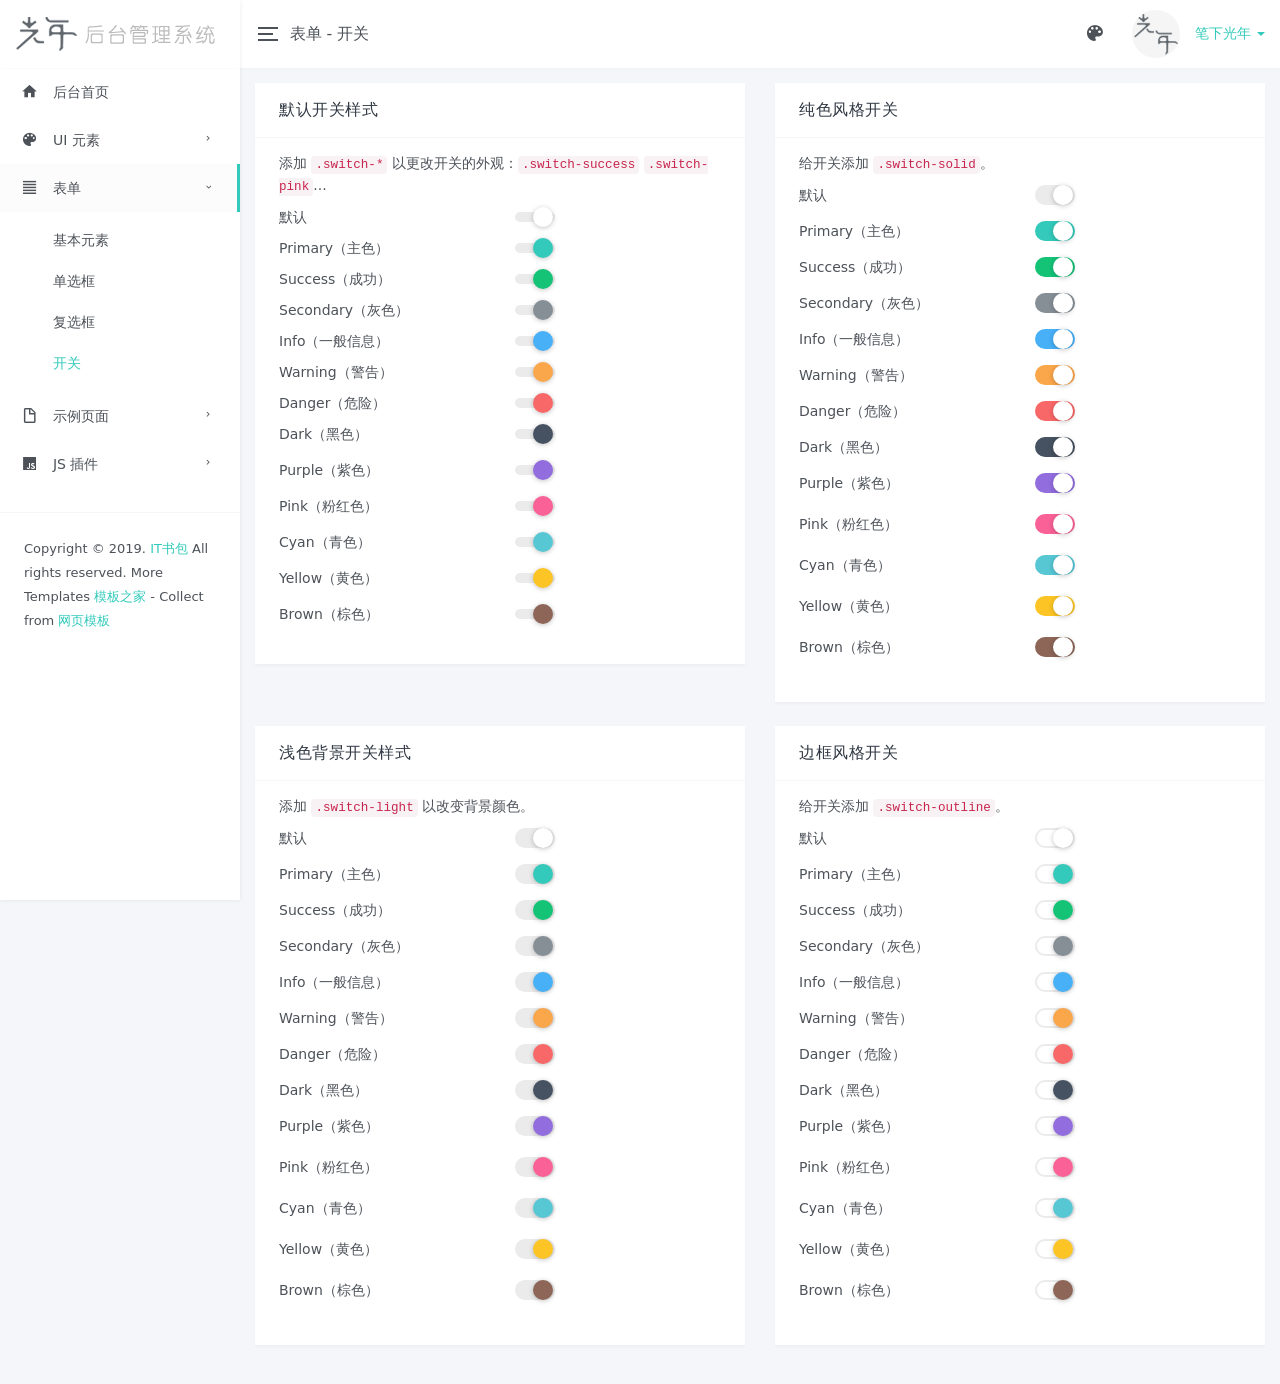
<file: src/main/resources/static/lyear_2_LightYear-admin/lyear_forms_switch.html>
<!DOCTYPE html>
<html lang = "zh">
<head>
	<meta charset = "utf-8">
	<meta name = "viewport" content = "width=device-width, initial-scale=1, maximum-scale=1, user-scalable=no" />
	<title>开关 - 光年(Light Year Admin)后台管理系统模板</title>
	<link rel = "icon" href = "favicon.ico" type = "image/ico">
	<meta name = "keywords" content = "LightYear,光年,后台模板,后台管理系统,光年HTML模板">
	<meta name = "description" content = "LightYear是一个基于Bootstrap v3.3.7的后台管理系统的HTML模板。">
	<meta name = "author" content = "yinqi">
	<link href = "css/bootstrap.min.css" rel = "stylesheet">
	<link href = "css/materialdesignicons.min.css" rel = "stylesheet">
	<link href = "css/style.min.css" rel = "stylesheet">
</head>

<body>
<div class = "lyear-layout-web">
	<div class = "lyear-layout-container">
		<!--左侧导航-->
		<aside class = "lyear-layout-sidebar">
			
			<!-- logo -->
			<div id = "logo" class = "sidebar-header">
				<a href = "index.html"><img src = "images/logo-sidebar.png" title = "LightYear" alt = "LightYear" /></a>
			</div>
			<div class = "lyear-layout-sidebar-scroll">
				
				<nav class = "sidebar-main">
					<ul class = "nav nav-drawer">
						<li class = "nav-item"><a href = "index.html"><i class = "mdi mdi-home"></i> 后台首页</a></li>
						<li class = "nav-item nav-item-has-subnav">
							<a href = "javascript:void(0)"><i class = "mdi mdi-palette"></i> UI 元素</a>
							<ul class = "nav nav-subnav">
								<li><a href = "lyear_ui_buttons.html">按钮</a></li>
								<li><a href = "lyear_ui_cards.html">卡片</a></li>
								<li><a href = "lyear_ui_grid.html">格栅</a></li>
								<li><a href = "lyear_ui_icons.html">图标</a></li>
								<li><a href = "lyear_ui_tables.html">表格</a></li>
								<li><a href = "lyear_ui_modals.html">模态框</a></li>
								<li><a href = "lyear_ui_tooltips_popover.html">提示 / 弹出框</a></li>
								<li><a href = "lyear_ui_alerts.html">警告框</a></li>
								<li><a href = "lyear_ui_pagination.html">分页</a></li>
								<li><a href = "lyear_ui_progress.html">进度条</a></li>
								<li><a href = "lyear_ui_tabs.html">标签页</a></li>
								<li><a href = "lyear_ui_typography.html">排版</a></li>
								<li><a href = "lyear_ui_step.html">步骤</a></li>
								<li><a href = "lyear_ui_other.html">其他</a></li>
							</ul>
						</li>
						<li class = "nav-item nav-item-has-subnav active open">
							<a href = "javascript:void(0)"><i class = "mdi mdi-format-align-justify"></i> 表单</a>
							<ul class = "nav nav-subnav">
								<li><a href = "lyear_forms_elements.html">基本元素</a></li>
								<li><a href = "lyear_forms_radio.html">单选框</a></li>
								<li><a href = "lyear_forms_checkbox.html">复选框</a></li>
								<li class = "active"><a href = "lyear_forms_switch.html">开关</a></li>
							</ul>
						</li>
						<li class = "nav-item nav-item-has-subnav">
							<a href = "javascript:void(0)"><i class = "mdi mdi-file-outline"></i> 示例页面</a>
							<ul class = "nav nav-subnav">
								<li><a href = "lyear_pages_doc.html">文档列表</a></li>
								<li><a href = "lyear_pages_gallery.html">图库列表</a></li>
								<li><a href = "lyear_pages_config.html">网站配置</a></li>
								<li><a href = "lyear_pages_rabc.html">设置权限</a></li>
								<li><a href = "lyear_pages_add_doc.html">新增文档</a></li>
								<li><a href = "lyear_pages_guide.html">表单向导</a></li>
								<li><a href = "lyear_pages_login.html">登录页面</a></li>
								<li><a href = "lyear_pages_error.html">错误页面</a></li>
							</ul>
						</li>
						<li class = "nav-item nav-item-has-subnav">
							<a href = "javascript:void(0)"><i class = "mdi mdi-language-javascript"></i> JS 插件</a>
							<ul class = "nav nav-subnav">
								<li><a href = "lyear_js_datepicker.html">日期选取器</a></li>
								<li><a href = "lyear_js_sliders.html">滑块</a></li>
								<li><a href = "lyear_js_colorpicker.html">选色器</a></li>
								<li><a href = "lyear_js_chartjs.html">Chart.js</a></li>
								<li><a href = "lyear_js_jconfirm.html">对话框</a></li>
								<li><a href = "lyear_js_tags_input.html">标签插件</a></li>
								<li><a href = "lyear_js_notify.html">通知消息</a></li>
							</ul>
						</li>
					</ul>
				</nav>
				
				<div class = "sidebar-footer">
					<p class = "copyright">Copyright &copy; 2019.
						<a target = "_blank" href = "http://lyear.itshubao.com">IT书包</a> All rights reserved. More
					                       Templates
						<a href = "http://www.cssmoban.com/" target = "_blank" title = "模板之家">模板之家</a> - Collect from
						<a href = "http://www.cssmoban.com/" title = "网页模板" target = "_blank">网页模板</a></p>
				</div>
			</div>
		
		</aside>
		<!--End 左侧导航-->
		
		<!--头部信息-->
		<header class = "lyear-layout-header">
			
			<nav class = "navbar navbar-default">
				<div class = "topbar">
					
					<div class = "topbar-left">
						<div class = "lyear-aside-toggler">
							<span class = "lyear-toggler-bar"></span>
							<span class = "lyear-toggler-bar"></span>
							<span class = "lyear-toggler-bar"></span>
						</div>
						<span class = "navbar-page-title"> 表单 - 开关 </span>
					</div>
					
					<ul class = "topbar-right">
						<li class = "dropdown dropdown-profile">
							<a href = "javascript:void(0)" data-toggle = "dropdown">
								<img class = "img-avatar img-avatar-48 m-r-10" src = "images/users/avatar.jpg" alt = "笔下光年" />
								<span>笔下光年 <span class = "caret"></span></span>
							</a>
							<ul class = "dropdown-menu dropdown-menu-right">
								<li><a href = "lyear_pages_profile.html"><i class = "mdi mdi-account"></i> 个人信息</a></li>
								<li><a href = "lyear_pages_edit_pwd.html"><i class = "mdi mdi-lock-outline"></i>
									修改密码</a></li>
								<li><a href = "javascript:void(0)"><i class = "mdi mdi-delete"></i> 清空缓存</a></li>
								<li class = "divider"></li>
								<li><a href = "lyear_pages_login.html"><i class = "mdi mdi-logout-variant"></i> 退出登录</a>
								</li>
							</ul>
						</li>
						<!--切换主题配色-->
						<li class = "dropdown dropdown-skin">
							<span data-toggle = "dropdown" class = "icon-palette"><i class = "mdi mdi-palette"></i></span>
							<ul class = "dropdown-menu dropdown-menu-right" data-stopPropagation = "true">
								<li class = "drop-title"><p>主题</p></li>
								<li class = "drop-skin-li clearfix">
                  <span class = "inverse">
                    <input type = "radio" name = "site_theme" value = "default" id = "site_theme_1" checked>
                    <label for = "site_theme_1"></label>
                  </span>
									<span>
                    <input type = "radio" name = "site_theme" value = "dark" id = "site_theme_2">
                    <label for = "site_theme_2"></label>
                  </span>
									<span>
                    <input type = "radio" name = "site_theme" value = "translucent" id = "site_theme_3">
                    <label for = "site_theme_3"></label>
                  </span>
								</li>
								<li class = "drop-title"><p>LOGO</p></li>
								<li class = "drop-skin-li clearfix">
                  <span class = "inverse">
                    <input type = "radio" name = "logo_bg" value = "default" id = "logo_bg_1" checked>
                    <label for = "logo_bg_1"></label>
                  </span>
									<span>
                    <input type = "radio" name = "logo_bg" value = "color_2" id = "logo_bg_2">
                    <label for = "logo_bg_2"></label>
                  </span>
									<span>
                    <input type = "radio" name = "logo_bg" value = "color_3" id = "logo_bg_3">
                    <label for = "logo_bg_3"></label>
                  </span>
									<span>
                    <input type = "radio" name = "logo_bg" value = "color_4" id = "logo_bg_4">
                    <label for = "logo_bg_4"></label>
                  </span>
									<span>
                    <input type = "radio" name = "logo_bg" value = "color_5" id = "logo_bg_5">
                    <label for = "logo_bg_5"></label>
                  </span>
									<span>
                    <input type = "radio" name = "logo_bg" value = "color_6" id = "logo_bg_6">
                    <label for = "logo_bg_6"></label>
                  </span>
									<span>
                    <input type = "radio" name = "logo_bg" value = "color_7" id = "logo_bg_7">
                    <label for = "logo_bg_7"></label>
                  </span>
									<span>
                    <input type = "radio" name = "logo_bg" value = "color_8" id = "logo_bg_8">
                    <label for = "logo_bg_8"></label>
                  </span>
								</li>
								<li class = "drop-title"><p>头部</p></li>
								<li class = "drop-skin-li clearfix">
                  <span class = "inverse">
                    <input type = "radio" name = "header_bg" value = "default" id = "header_bg_1" checked>
                    <label for = "header_bg_1"></label>
                  </span>
									<span>
                    <input type = "radio" name = "header_bg" value = "color_2" id = "header_bg_2">
                    <label for = "header_bg_2"></label>
                  </span>
									<span>
                    <input type = "radio" name = "header_bg" value = "color_3" id = "header_bg_3">
                    <label for = "header_bg_3"></label>
                  </span>
									<span>
                    <input type = "radio" name = "header_bg" value = "color_4" id = "header_bg_4">
                    <label for = "header_bg_4"></label>
                  </span>
									<span>
                    <input type = "radio" name = "header_bg" value = "color_5" id = "header_bg_5">
                    <label for = "header_bg_5"></label>
                  </span>
									<span>
                    <input type = "radio" name = "header_bg" value = "color_6" id = "header_bg_6">
                    <label for = "header_bg_6"></label>
                  </span>
									<span>
                    <input type = "radio" name = "header_bg" value = "color_7" id = "header_bg_7">
                    <label for = "header_bg_7"></label>
                  </span>
									<span>
                    <input type = "radio" name = "header_bg" value = "color_8" id = "header_bg_8">
                    <label for = "header_bg_8"></label>
                  </span>
								</li>
								<li class = "drop-title"><p>侧边栏</p></li>
								<li class = "drop-skin-li clearfix">
                  <span class = "inverse">
                    <input type = "radio" name = "sidebar_bg" value = "default" id = "sidebar_bg_1" checked>
                    <label for = "sidebar_bg_1"></label>
                  </span>
									<span>
                    <input type = "radio" name = "sidebar_bg" value = "color_2" id = "sidebar_bg_2">
                    <label for = "sidebar_bg_2"></label>
                  </span>
									<span>
                    <input type = "radio" name = "sidebar_bg" value = "color_3" id = "sidebar_bg_3">
                    <label for = "sidebar_bg_3"></label>
                  </span>
									<span>
                    <input type = "radio" name = "sidebar_bg" value = "color_4" id = "sidebar_bg_4">
                    <label for = "sidebar_bg_4"></label>
                  </span>
									<span>
                    <input type = "radio" name = "sidebar_bg" value = "color_5" id = "sidebar_bg_5">
                    <label for = "sidebar_bg_5"></label>
                  </span>
									<span>
                    <input type = "radio" name = "sidebar_bg" value = "color_6" id = "sidebar_bg_6">
                    <label for = "sidebar_bg_6"></label>
                  </span>
									<span>
                    <input type = "radio" name = "sidebar_bg" value = "color_7" id = "sidebar_bg_7">
                    <label for = "sidebar_bg_7"></label>
                  </span>
									<span>
                    <input type = "radio" name = "sidebar_bg" value = "color_8" id = "sidebar_bg_8">
                    <label for = "sidebar_bg_8"></label>
                  </span>
								</li>
							</ul>
						</li>
						<!--切换主题配色-->
					</ul>
				
				</div>
			</nav>
		
		</header>
		<!--End 头部信息-->
		
		<!--页面主要内容-->
		<main class = "lyear-layout-content">
			
			<div class = "container-fluid">
				
				<div class = "row">
					<div class = "col-xs-12 col-sm-6">
						<div class = "card">
							<div class = "card-header"><h4>默认开关样式</h4></div>
							<div class = "card-body">
								<p>添加 <code>.switch-*</code> 以更改开关的外观：<code>.switch-success</code>
									<code>.switch-pink</code>...</p>
								<div class = "example-box">
									<div class = "form-group row m-b-10">
										<div class = "col-xs-6">默认</div>
										<div class = "col-xs-6">
											<label class = "lyear-switch">
												<input type = "checkbox" checked = "">
												<span></span>
											</label>
										</div>
									</div>
									<div class = "form-group row m-b-10">
										<div class = "col-xs-6">Primary（主色）</div>
										<div class = "col-xs-6">
											<label class = "lyear-switch switch-primary">
												<input type = "checkbox" checked = "">
												<span></span>
											</label>
										</div>
									</div>
									<div class = "form-group row m-b-10">
										<div class = "col-xs-6">Success（成功）</div>
										<div class = "col-xs-6">
											<label class = "lyear-switch switch-success">
												<input type = "checkbox" checked = "">
												<span></span>
											</label>
										</div>
									</div>
									<div class = "form-group row m-b-10">
										<div class = "col-xs-6">Secondary（灰色）</div>
										<div class = "col-xs-6">
											<label class = "lyear-switch switch-secondary">
												<input type = "checkbox" checked = "">
												<span></span>
											</label>
										</div>
									</div>
									<div class = "form-group row m-b-10">
										<div class = "col-xs-6">Info（一般信息）</div>
										<div class = "col-xs-6">
											<label class = "lyear-switch switch-info">
												<input type = "checkbox" checked = "">
												<span></span>
											</label>
										</div>
									</div>
									<div class = "form-group row m-b-10">
										<div class = "col-xs-6">Warning（警告）</div>
										<div class = "col-xs-6">
											<label class = "lyear-switch switch-warning">
												<input type = "checkbox" checked = "">
												<span></span>
											</label>
										</div>
									</div>
									<div class = "form-group row m-b-10">
										<div class = "col-xs-6">Danger（危险）</div>
										<div class = "col-xs-6">
											<label class = "lyear-switch switch-danger">
												<input type = "checkbox" checked = "">
												<span></span>
											</label>
										</div>
									</div>
									<div class = "form-group row">
										<div class = "col-xs-6">Dark（黑色）</div>
										<div class = "col-xs-6">
											<label class = "lyear-switch switch-dark">
												<input type = "checkbox" checked = "">
												<span></span>
											</label>
										</div>
									</div>
									<div class = "form-group row">
										<div class = "col-xs-6">Purple（紫色）</div>
										<div class = "col-xs-6">
											<label class = "lyear-switch switch-purple">
												<input type = "checkbox" checked = "">
												<span></span>
											</label>
										</div>
									</div>
									<div class = "form-group row">
										<div class = "col-xs-6">Pink（粉红色）</div>
										<div class = "col-xs-6">
											<label class = "lyear-switch switch-pink">
												<input type = "checkbox" checked = "">
												<span></span>
											</label>
										</div>
									</div>
									<div class = "form-group row">
										<div class = "col-xs-6">Cyan（青色）</div>
										<div class = "col-xs-6">
											<label class = "lyear-switch switch-cyan">
												<input type = "checkbox" checked = "">
												<span></span>
											</label>
										</div>
									</div>
									<div class = "form-group row">
										<div class = "col-xs-6">Yellow（黄色）</div>
										<div class = "col-xs-6">
											<label class = "lyear-switch switch-yellow">
												<input type = "checkbox" checked = "">
												<span></span>
											</label>
										</div>
									</div>
									<div class = "form-group row">
										<div class = "col-xs-6">Brown（棕色）</div>
										<div class = "col-xs-6">
											<label class = "lyear-switch switch-brown">
												<input type = "checkbox" checked = "">
												<span></span>
											</label>
										</div>
									</div>
								</div>
								<!-- end example-box -->
							</div>
						</div>
					</div>
					<div class = "col-xs-12 col-sm-6">
						<div class = "card">
							<div class = "card-header"><h4>纯色风格开关</h4></div>
							<div class = "card-body">
								<div class = "example-box">
									<p>给开关添加 <code>.switch-solid</code>。</p>
									<div class = "form-group row m-b-10">
										<div class = "col-xs-6">默认</div>
										<div class = "col-xs-6">
											<label class = "lyear-switch switch-solid">
												<input type = "checkbox" checked = "">
												<span></span>
											</label>
										</div>
									</div>
									<div class = "form-group row m-b-10">
										<div class = "col-xs-6">Primary（主色）</div>
										<div class = "col-xs-6">
											<label class = "lyear-switch switch-solid switch-primary">
												<input type = "checkbox" checked = "">
												<span></span>
											</label>
										</div>
									</div>
									<div class = "form-group row m-b-10">
										<div class = "col-xs-6">Success（成功）</div>
										<div class = "col-xs-6">
											<label class = "lyear-switch switch-solid switch-success">
												<input type = "checkbox" checked = "">
												<span></span>
											</label>
										</div>
									</div>
									<div class = "form-group row m-b-10">
										<div class = "col-xs-6">Secondary（灰色）</div>
										<div class = "col-xs-6">
											<label class = "lyear-switch switch-solid switch-secondary">
												<input type = "checkbox" checked = "">
												<span></span>
											</label>
										</div>
									</div>
									<div class = "form-group row m-b-10">
										<div class = "col-xs-6">Info（一般信息）</div>
										<div class = "col-xs-6">
											<label class = "lyear-switch switch-solid switch-info">
												<input type = "checkbox" checked = "">
												<span></span>
											</label>
										</div>
									</div>
									<div class = "form-group row m-b-10">
										<div class = "col-xs-6">Warning（警告）</div>
										<div class = "col-xs-6">
											<label class = "lyear-switch switch-solid switch-warning">
												<input type = "checkbox" checked = "">
												<span></span>
											</label>
										</div>
									</div>
									<div class = "form-group row m-b-10">
										<div class = "col-xs-6">Danger（危险）</div>
										<div class = "col-xs-6">
											<label class = "lyear-switch switch-solid switch-danger">
												<input type = "checkbox" checked = "">
												<span></span>
											</label>
										</div>
									</div>
									<div class = "form-group row m-b-10">
										<div class = "col-xs-6">Dark（黑色）</div>
										<div class = "col-xs-6">
											<label class = "lyear-switch switch-solid switch-dark">
												<input type = "checkbox" checked = "">
												<span></span>
											</label>
										</div>
									</div>
									<div class = "form-group row">
										<div class = "col-xs-6">Purple（紫色）</div>
										<div class = "col-xs-6">
											<label class = "lyear-switch switch-solid switch-purple">
												<input type = "checkbox" checked = "">
												<span></span>
											</label>
										</div>
									</div>
									<div class = "form-group row">
										<div class = "col-xs-6">Pink（粉红色）</div>
										<div class = "col-xs-6">
											<label class = "lyear-switch switch-solid switch-pink">
												<input type = "checkbox" checked = "">
												<span></span>
											</label>
										</div>
									</div>
									<div class = "form-group row">
										<div class = "col-xs-6">Cyan（青色）</div>
										<div class = "col-xs-6">
											<label class = "lyear-switch switch-solid switch-cyan">
												<input type = "checkbox" checked = "">
												<span></span>
											</label>
										</div>
									</div>
									<div class = "form-group row">
										<div class = "col-xs-6">Yellow（黄色）</div>
										<div class = "col-xs-6">
											<label class = "lyear-switch switch-solid switch-yellow">
												<input type = "checkbox" checked = "">
												<span></span>
											</label>
										</div>
									</div>
									<div class = "form-group row">
										<div class = "col-xs-6">Brown（棕色）</div>
										<div class = "col-xs-6">
											<label class = "lyear-switch switch-solid switch-brown">
												<input type = "checkbox" checked = "">
												<span></span>
											</label>
										</div>
									</div>
								</div>
								<!-- end example-box -->
							</div>
						</div>
					</div>
				</div>
				
				<div class = "row">
					<div class = "col-xs-12 col-sm-6">
						<div class = "card">
							<div class = "card-header"><h4>浅色背景开关样式</h4></div>
							<div class = "card-body">
								<p>添加 <code>.switch-light</code> 以改变背景颜色。</p>
								<div class = "example-box">
									<div class = "form-group row m-b-10">
										<div class = "col-xs-6">默认</div>
										<div class = "col-xs-6">
											<label class = "lyear-switch switch-light">
												<input type = "checkbox" checked = "">
												<span></span>
											</label>
										</div>
									</div>
									<div class = "form-group row m-b-10">
										<div class = "col-xs-6">Primary（主色）</div>
										<div class = "col-xs-6">
											<label class = "lyear-switch switch-primary switch-light">
												<input type = "checkbox" checked = "">
												<span></span>
											</label>
										</div>
									</div>
									<div class = "form-group row m-b-10">
										<div class = "col-xs-6">Success（成功）</div>
										<div class = "col-xs-6">
											<label class = "lyear-switch switch-success switch-light">
												<input type = "checkbox" checked = "">
												<span></span>
											</label>
										</div>
									</div>
									<div class = "form-group row m-b-10">
										<div class = "col-xs-6">Secondary（灰色）</div>
										<div class = "col-xs-6">
											<label class = "lyear-switch switch-secondary switch-light">
												<input type = "checkbox" checked = "">
												<span></span>
											</label>
										</div>
									</div>
									<div class = "form-group row m-b-10">
										<div class = "col-xs-6">Info（一般信息）</div>
										<div class = "col-xs-6">
											<label class = "lyear-switch switch-info switch-light">
												<input type = "checkbox" checked = "">
												<span></span>
											</label>
										</div>
									</div>
									<div class = "form-group row m-b-10">
										<div class = "col-xs-6">Warning（警告）</div>
										<div class = "col-xs-6">
											<label class = "lyear-switch switch-warning switch-light">
												<input type = "checkbox" checked = "">
												<span></span>
											</label>
										</div>
									</div>
									<div class = "form-group row m-b-10">
										<div class = "col-xs-6">Danger（危险）</div>
										<div class = "col-xs-6">
											<label class = "lyear-switch switch-danger switch-light">
												<input type = "checkbox" checked = "">
												<span></span>
											</label>
										</div>
									</div>
									<div class = "form-group row m-b-10">
										<div class = "col-xs-6">Dark（黑色）</div>
										<div class = "col-xs-6">
											<label class = "lyear-switch switch-dark switch-light">
												<input type = "checkbox" checked = "">
												<span></span>
											</label>
										</div>
									</div>
									<div class = "form-group row">
										<div class = "col-xs-6">Purple（紫色）</div>
										<div class = "col-xs-6">
											<label class = "lyear-switch switch-light switch-purple">
												<input type = "checkbox" checked = "">
												<span></span>
											</label>
										</div>
									</div>
									<div class = "form-group row">
										<div class = "col-xs-6">Pink（粉红色）</div>
										<div class = "col-xs-6">
											<label class = "lyear-switch switch-light switch-pink">
												<input type = "checkbox" checked = "">
												<span></span>
											</label>
										</div>
									</div>
									<div class = "form-group row">
										<div class = "col-xs-6">Cyan（青色）</div>
										<div class = "col-xs-6">
											<label class = "lyear-switch switch-light switch-cyan">
												<input type = "checkbox" checked = "">
												<span></span>
											</label>
										</div>
									</div>
									<div class = "form-group row">
										<div class = "col-xs-6">Yellow（黄色）</div>
										<div class = "col-xs-6">
											<label class = "lyear-switch switch-light switch-yellow">
												<input type = "checkbox" checked = "">
												<span></span>
											</label>
										</div>
									</div>
									<div class = "form-group row">
										<div class = "col-xs-6">Brown（棕色）</div>
										<div class = "col-xs-6">
											<label class = "lyear-switch switch-light switch-brown">
												<input type = "checkbox" checked = "">
												<span></span>
											</label>
										</div>
									</div>
								</div>
								<!-- end example-box -->
							</div>
						</div>
					</div>
					<div class = "col-xs-12 col-sm-6">
						<div class = "card">
							<div class = "card-header"><h4>边框风格开关</h4></div>
							<div class = "card-body">
								<div class = "example-box">
									<p>给开关添加 <code>.switch-outline</code>。</p>
									<div class = "form-group row m-b-10">
										<div class = "col-xs-6">默认</div>
										<div class = "col-xs-6">
											<label class = "lyear-switch switch-outline">
												<input type = "checkbox" checked = "">
												<span></span>
											</label>
										</div>
									</div>
									<div class = "form-group row m-b-10">
										<div class = "col-xs-6">Primary（主色）</div>
										<div class = "col-xs-6">
											<label class = "lyear-switch switch-outline switch-primary">
												<input type = "checkbox" checked = "">
												<span></span>
											</label>
										</div>
									</div>
									<div class = "form-group row m-b-10">
										<div class = "col-xs-6">Success（成功）</div>
										<div class = "col-xs-6">
											<label class = "lyear-switch switch-outline switch-success">
												<input type = "checkbox" checked = "">
												<span></span>
											</label>
										</div>
									</div>
									<div class = "form-group row m-b-10">
										<div class = "col-xs-6">Secondary（灰色）</div>
										<div class = "col-xs-6">
											<label class = "lyear-switch switch-outline switch-secondary">
												<input type = "checkbox" checked = "">
												<span></span>
											</label>
										</div>
									</div>
									<div class = "form-group row m-b-10">
										<div class = "col-xs-6">Info（一般信息）</div>
										<div class = "col-xs-6">
											<label class = "lyear-switch switch-outline switch-info">
												<input type = "checkbox" checked = "">
												<span></span>
											</label>
										</div>
									</div>
									<div class = "form-group row m-b-10">
										<div class = "col-xs-6">Warning（警告）</div>
										<div class = "col-xs-6">
											<label class = "lyear-switch switch-outline switch-warning">
												<input type = "checkbox" checked = "">
												<span></span>
											</label>
										</div>
									</div>
									<div class = "form-group row m-b-10">
										<div class = "col-xs-6">Danger（危险）</div>
										<div class = "col-xs-6">
											<label class = "lyear-switch switch-outline switch-danger">
												<input type = "checkbox" checked = "">
												<span></span>
											</label>
										</div>
									</div>
									<div class = "form-group row m-b-10">
										<div class = "col-xs-6">Dark（黑色）</div>
										<div class = "col-xs-6">
											<label class = "lyear-switch switch-outline switch-dark">
												<input type = "checkbox" checked = "">
												<span></span>
											</label>
										</div>
									</div>
									<div class = "form-group row">
										<div class = "col-xs-6">Purple（紫色）</div>
										<div class = "col-xs-6">
											<label class = "lyear-switch switch-outline switch-purple">
												<input type = "checkbox" checked = "">
												<span></span>
											</label>
										</div>
									</div>
									<div class = "form-group row">
										<div class = "col-xs-6">Pink（粉红色）</div>
										<div class = "col-xs-6">
											<label class = "lyear-switch switch-outline switch-pink">
												<input type = "checkbox" checked = "">
												<span></span>
											</label>
										</div>
									</div>
									<div class = "form-group row">
										<div class = "col-xs-6">Cyan（青色）</div>
										<div class = "col-xs-6">
											<label class = "lyear-switch switch-outline switch-cyan">
												<input type = "checkbox" checked = "">
												<span></span>
											</label>
										</div>
									</div>
									<div class = "form-group row">
										<div class = "col-xs-6">Yellow（黄色）</div>
										<div class = "col-xs-6">
											<label class = "lyear-switch switch-outline switch-yellow">
												<input type = "checkbox" checked = "">
												<span></span>
											</label>
										</div>
									</div>
									<div class = "form-group row">
										<div class = "col-xs-6">Brown（棕色）</div>
										<div class = "col-xs-6">
											<label class = "lyear-switch switch-outline switch-brown">
												<input type = "checkbox" checked = "">
												<span></span>
											</label>
										</div>
									</div>
								</div>
								<!-- end example-box -->
							</div>
						</div>
					</div>
				</div>
			
			</div>
		
		</main>
		<!--End 页面主要内容-->
	</div>
</div>

<script type = "text/javascript" src = "js/jquery.min.js"></script>
<script type = "text/javascript" src = "js/bootstrap.min.js"></script>
<script type = "text/javascript" src = "js/perfect-scrollbar.min.js"></script>
<script type = "text/javascript" src = "js/main.min.js"></script>
</body>
</html>
</file>
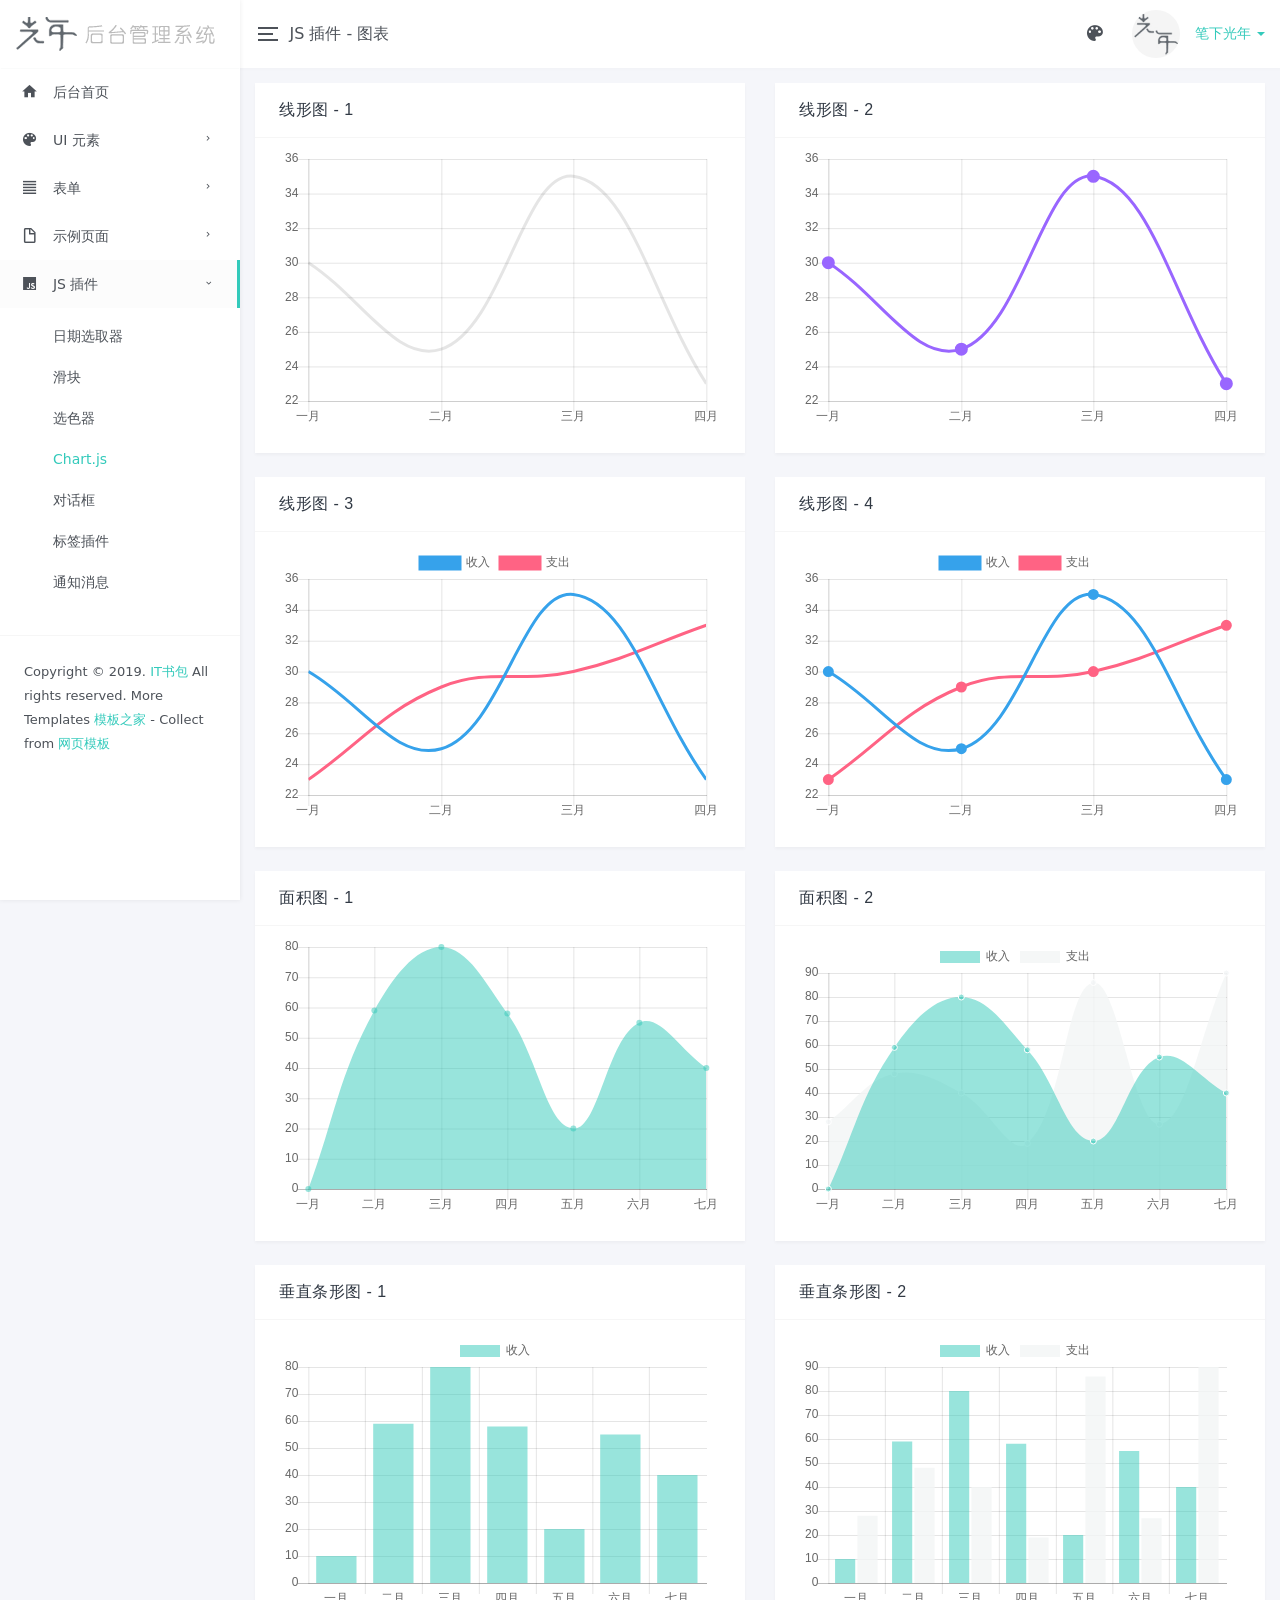
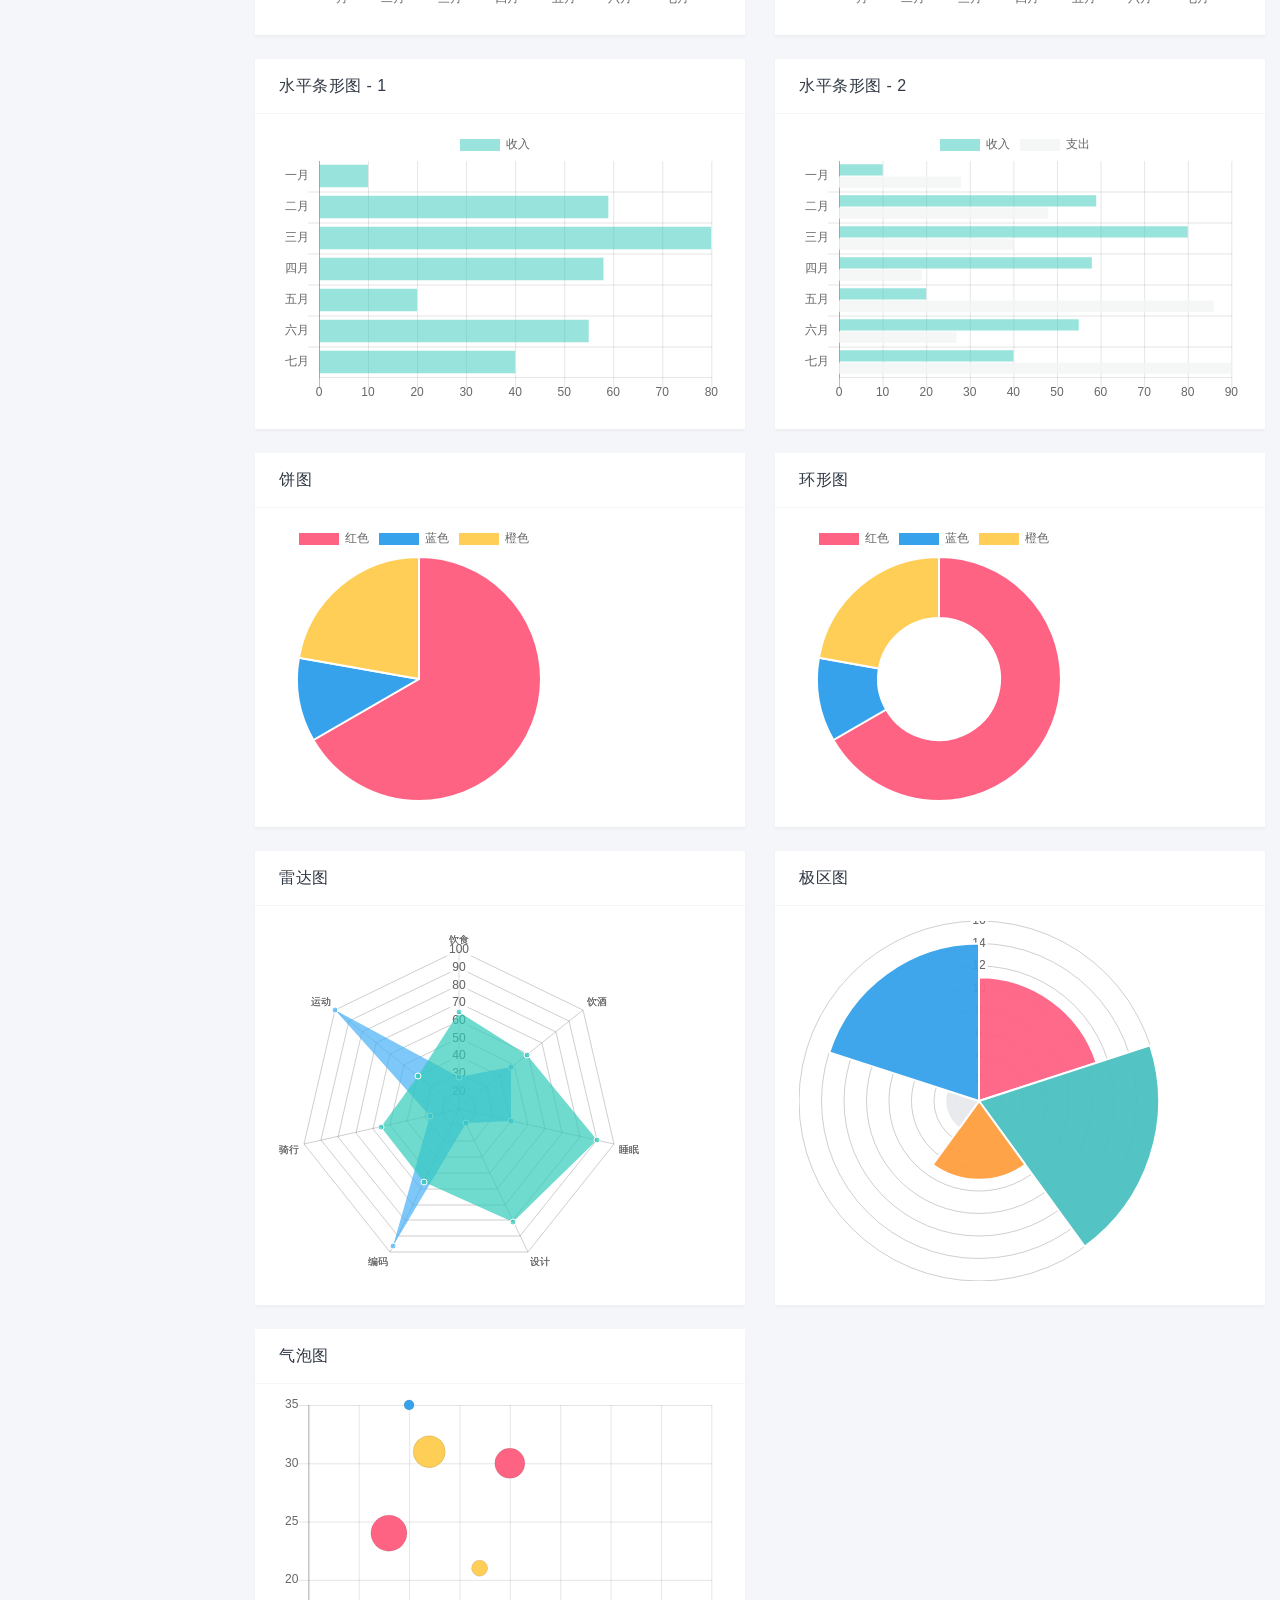
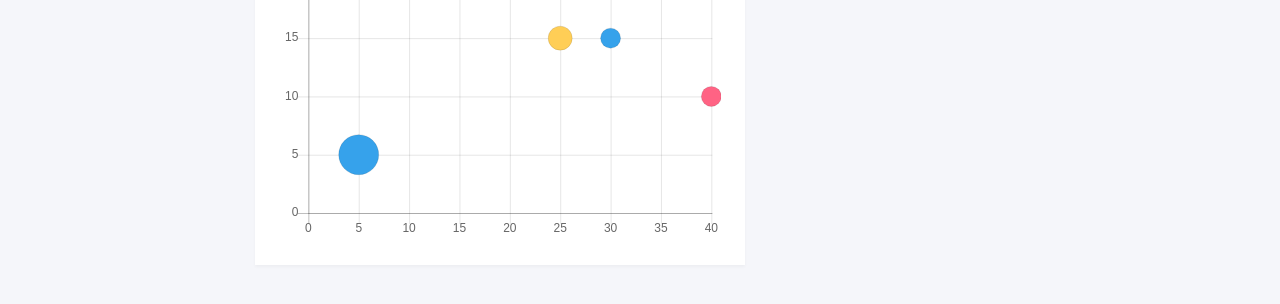
<file: src/main/resources/static/lyear_2_LightYear-admin/lyear_js_chartjs.html>
<!DOCTYPE html>
<html lang = "zh">
<head>
	<meta charset = "utf-8">
	<meta name = "viewport" content = "width=device-width, initial-scale=1, maximum-scale=1, user-scalable=no" />
	<title>图表 - 光年(Light Year Admin)后台管理系统模板</title>
	<link rel = "icon" href = "favicon.ico" type = "image/ico">
	<meta name = "keywords" content = "LightYear,光年,后台模板,后台管理系统,光年HTML模板">
	<meta name = "description" content = "LightYear是一个基于Bootstrap v3.3.7的后台管理系统的HTML模板。">
	<meta name = "author" content = "yinqi">
	<link href = "css/bootstrap.min.css" rel = "stylesheet">
	<link href = "css/materialdesignicons.min.css" rel = "stylesheet">
	<link href = "css/style.min.css" rel = "stylesheet">
</head>

<body>
<div class = "lyear-layout-web">
	<div class = "lyear-layout-container">
		<!--左侧导航-->
		<aside class = "lyear-layout-sidebar">
			
			<!-- logo -->
			<div id = "logo" class = "sidebar-header">
				<a href = "index.html"><img src = "images/logo-sidebar.png" title = "LightYear" alt = "LightYear" /></a>
			</div>
			<div class = "lyear-layout-sidebar-scroll">
				
				<nav class = "sidebar-main">
					<ul class = "nav nav-drawer">
						<li class = "nav-item"><a href = "index.html"><i class = "mdi mdi-home"></i> 后台首页</a></li>
						<li class = "nav-item nav-item-has-subnav">
							<a href = "javascript:void(0)"><i class = "mdi mdi-palette"></i> UI 元素</a>
							<ul class = "nav nav-subnav">
								<li><a href = "lyear_ui_buttons.html">按钮</a></li>
								<li><a href = "lyear_ui_cards.html">卡片</a></li>
								<li><a href = "lyear_ui_grid.html">格栅</a></li>
								<li><a href = "lyear_ui_icons.html">图标</a></li>
								<li><a href = "lyear_ui_tables.html">表格</a></li>
								<li><a href = "lyear_ui_modals.html">模态框</a></li>
								<li><a href = "lyear_ui_tooltips_popover.html">提示 / 弹出框</a></li>
								<li><a href = "lyear_ui_alerts.html">警告框</a></li>
								<li><a href = "lyear_ui_pagination.html">分页</a></li>
								<li><a href = "lyear_ui_progress.html">进度条</a></li>
								<li><a href = "lyear_ui_tabs.html">标签页</a></li>
								<li><a href = "lyear_ui_typography.html">排版</a></li>
								<li><a href = "lyear_ui_step.html">步骤</a></li>
								<li><a href = "lyear_ui_other.html">其他</a></li>
							</ul>
						</li>
						<li class = "nav-item nav-item-has-subnav">
							<a href = "javascript:void(0)"><i class = "mdi mdi-format-align-justify"></i> 表单</a>
							<ul class = "nav nav-subnav">
								<li><a href = "lyear_forms_elements.html">基本元素</a></li>
								<li><a href = "lyear_forms_radio.html">单选框</a></li>
								<li><a href = "lyear_forms_checkbox.html">复选框</a></li>
								<li><a href = "lyear_forms_switch.html">开关</a></li>
							</ul>
						</li>
						<li class = "nav-item nav-item-has-subnav">
							<a href = "javascript:void(0)"><i class = "mdi mdi-file-outline"></i> 示例页面</a>
							<ul class = "nav nav-subnav">
								<li><a href = "lyear_pages_doc.html">文档列表</a></li>
								<li><a href = "lyear_pages_gallery.html">图库列表</a></li>
								<li><a href = "lyear_pages_config.html">网站配置</a></li>
								<li><a href = "lyear_pages_rabc.html">设置权限</a></li>
								<li><a href = "lyear_pages_add_doc.html">新增文档</a></li>
								<li><a href = "lyear_pages_guide.html">表单向导</a></li>
								<li><a href = "lyear_pages_login.html">登录页面</a></li>
								<li><a href = "lyear_pages_error.html">错误页面</a></li>
							</ul>
						</li>
						<li class = "nav-item nav-item-has-subnav active open">
							<a href = "javascript:void(0)"><i class = "mdi mdi-language-javascript"></i> JS 插件</a>
							<ul class = "nav nav-subnav">
								<li><a href = "lyear_js_datepicker.html">日期选取器</a></li>
								<li><a href = "lyear_js_sliders.html">滑块</a></li>
								<li><a href = "lyear_js_colorpicker.html">选色器</a></li>
								<li class = "active"><a href = "lyear_js_chartjs.html">Chart.js</a></li>
								<li><a href = "lyear_js_jconfirm.html">对话框</a></li>
								<li><a href = "lyear_js_tags_input.html">标签插件</a></li>
								<li><a href = "lyear_js_notify.html">通知消息</a></li>
							</ul>
						</li>
					</ul>
				</nav>
				
				<div class = "sidebar-footer">
					<p class = "copyright">Copyright &copy; 2019.
						<a target = "_blank" href = "http://lyear.itshubao.com">IT书包</a> All rights reserved. More
					                       Templates
						<a href = "http://www.cssmoban.com/" target = "_blank" title = "模板之家">模板之家</a> - Collect from
						<a href = "http://www.cssmoban.com/" title = "网页模板" target = "_blank">网页模板</a></p>
				</div>
			</div>
		
		</aside>
		<!--End 左侧导航-->
		
		<!--头部信息-->
		<header class = "lyear-layout-header">
			
			<nav class = "navbar navbar-default">
				<div class = "topbar">
					
					<div class = "topbar-left">
						<div class = "lyear-aside-toggler">
							<span class = "lyear-toggler-bar"></span>
							<span class = "lyear-toggler-bar"></span>
							<span class = "lyear-toggler-bar"></span>
						</div>
						<span class = "navbar-page-title"> JS 插件 - 图表 </span>
					</div>
					
					<ul class = "topbar-right">
						<li class = "dropdown dropdown-profile">
							<a href = "javascript:void(0)" data-toggle = "dropdown">
								<img class = "img-avatar img-avatar-48 m-r-10" src = "images/users/avatar.jpg" alt = "笔下光年" />
								<span>笔下光年 <span class = "caret"></span></span>
							</a>
							<ul class = "dropdown-menu dropdown-menu-right">
								<li><a href = "lyear_pages_profile.html"><i class = "mdi mdi-account"></i> 个人信息</a></li>
								<li><a href = "lyear_pages_edit_pwd.html"><i class = "mdi mdi-lock-outline"></i>
									修改密码</a></li>
								<li><a href = "javascript:void(0)"><i class = "mdi mdi-delete"></i> 清空缓存</a></li>
								<li class = "divider"></li>
								<li><a href = "lyear_pages_login.html"><i class = "mdi mdi-logout-variant"></i> 退出登录</a>
								</li>
							</ul>
						</li>
						<!--切换主题配色-->
						<li class = "dropdown dropdown-skin">
							<span data-toggle = "dropdown" class = "icon-palette"><i class = "mdi mdi-palette"></i></span>
							<ul class = "dropdown-menu dropdown-menu-right" data-stopPropagation = "true">
								<li class = "drop-title"><p>主题</p></li>
								<li class = "drop-skin-li clearfix">
                  <span class = "inverse">
                    <input type = "radio" name = "site_theme" value = "default" id = "site_theme_1" checked>
                    <label for = "site_theme_1"></label>
                  </span>
									<span>
                    <input type = "radio" name = "site_theme" value = "dark" id = "site_theme_2">
                    <label for = "site_theme_2"></label>
                  </span>
									<span>
                    <input type = "radio" name = "site_theme" value = "translucent" id = "site_theme_3">
                    <label for = "site_theme_3"></label>
                  </span>
								</li>
								<li class = "drop-title"><p>LOGO</p></li>
								<li class = "drop-skin-li clearfix">
                  <span class = "inverse">
                    <input type = "radio" name = "logo_bg" value = "default" id = "logo_bg_1" checked>
                    <label for = "logo_bg_1"></label>
                  </span>
									<span>
                    <input type = "radio" name = "logo_bg" value = "color_2" id = "logo_bg_2">
                    <label for = "logo_bg_2"></label>
                  </span>
									<span>
                    <input type = "radio" name = "logo_bg" value = "color_3" id = "logo_bg_3">
                    <label for = "logo_bg_3"></label>
                  </span>
									<span>
                    <input type = "radio" name = "logo_bg" value = "color_4" id = "logo_bg_4">
                    <label for = "logo_bg_4"></label>
                  </span>
									<span>
                    <input type = "radio" name = "logo_bg" value = "color_5" id = "logo_bg_5">
                    <label for = "logo_bg_5"></label>
                  </span>
									<span>
                    <input type = "radio" name = "logo_bg" value = "color_6" id = "logo_bg_6">
                    <label for = "logo_bg_6"></label>
                  </span>
									<span>
                    <input type = "radio" name = "logo_bg" value = "color_7" id = "logo_bg_7">
                    <label for = "logo_bg_7"></label>
                  </span>
									<span>
                    <input type = "radio" name = "logo_bg" value = "color_8" id = "logo_bg_8">
                    <label for = "logo_bg_8"></label>
                  </span>
								</li>
								<li class = "drop-title"><p>头部</p></li>
								<li class = "drop-skin-li clearfix">
                  <span class = "inverse">
                    <input type = "radio" name = "header_bg" value = "default" id = "header_bg_1" checked>
                    <label for = "header_bg_1"></label>
                  </span>
									<span>
                    <input type = "radio" name = "header_bg" value = "color_2" id = "header_bg_2">
                    <label for = "header_bg_2"></label>
                  </span>
									<span>
                    <input type = "radio" name = "header_bg" value = "color_3" id = "header_bg_3">
                    <label for = "header_bg_3"></label>
                  </span>
									<span>
                    <input type = "radio" name = "header_bg" value = "color_4" id = "header_bg_4">
                    <label for = "header_bg_4"></label>
                  </span>
									<span>
                    <input type = "radio" name = "header_bg" value = "color_5" id = "header_bg_5">
                    <label for = "header_bg_5"></label>
                  </span>
									<span>
                    <input type = "radio" name = "header_bg" value = "color_6" id = "header_bg_6">
                    <label for = "header_bg_6"></label>
                  </span>
									<span>
                    <input type = "radio" name = "header_bg" value = "color_7" id = "header_bg_7">
                    <label for = "header_bg_7"></label>
                  </span>
									<span>
                    <input type = "radio" name = "header_bg" value = "color_8" id = "header_bg_8">
                    <label for = "header_bg_8"></label>
                  </span>
								</li>
								<li class = "drop-title"><p>侧边栏</p></li>
								<li class = "drop-skin-li clearfix">
                  <span class = "inverse">
                    <input type = "radio" name = "sidebar_bg" value = "default" id = "sidebar_bg_1" checked>
                    <label for = "sidebar_bg_1"></label>
                  </span>
									<span>
                    <input type = "radio" name = "sidebar_bg" value = "color_2" id = "sidebar_bg_2">
                    <label for = "sidebar_bg_2"></label>
                  </span>
									<span>
                    <input type = "radio" name = "sidebar_bg" value = "color_3" id = "sidebar_bg_3">
                    <label for = "sidebar_bg_3"></label>
                  </span>
									<span>
                    <input type = "radio" name = "sidebar_bg" value = "color_4" id = "sidebar_bg_4">
                    <label for = "sidebar_bg_4"></label>
                  </span>
									<span>
                    <input type = "radio" name = "sidebar_bg" value = "color_5" id = "sidebar_bg_5">
                    <label for = "sidebar_bg_5"></label>
                  </span>
									<span>
                    <input type = "radio" name = "sidebar_bg" value = "color_6" id = "sidebar_bg_6">
                    <label for = "sidebar_bg_6"></label>
                  </span>
									<span>
                    <input type = "radio" name = "sidebar_bg" value = "color_7" id = "sidebar_bg_7">
                    <label for = "sidebar_bg_7"></label>
                  </span>
									<span>
                    <input type = "radio" name = "sidebar_bg" value = "color_8" id = "sidebar_bg_8">
                    <label for = "sidebar_bg_8"></label>
                  </span>
								</li>
							</ul>
						</li>
						<!--切换主题配色-->
					</ul>
				
				</div>
			</nav>
		
		</header>
		<!--End 头部信息-->
		
		<!--页面主要内容-->
		<main class = "lyear-layout-content">
			
			<div class = "container-fluid">
				
				<div class = "row">
					
					<div class = "col-lg-6">
						<div class = "card">
							<div class = "card-header"><h4>线形图 - 1</h4></div>
							<div class = "card-body">
								<canvas id = "chart-line-1" width = "400" height = "250"></canvas>
							</div>
						</div>
					</div>
					<div class = "col-lg-6">
						<div class = "card">
							<div class = "card-header"><h4>线形图 - 2</h4></div>
							<div class = "card-body">
								<canvas id = "chart-line-2" width = "400" height = "250"></canvas>
							</div>
						</div>
					</div>
					<div class = "col-lg-6">
						<div class = "card">
							<div class = "card-header"><h4>线形图 - 3</h4></div>
							<div class = "card-body">
								<canvas id = "chart-line-3" width = "400" height = "250"></canvas>
							</div>
						</div>
					</div>
					<div class = "col-lg-6">
						<div class = "card">
							<div class = "card-header"><h4>线形图 - 4</h4></div>
							<div class = "card-body">
								<canvas id = "chart-line-4" width = "400" height = "250"></canvas>
							</div>
						</div>
					</div>
					<div class = "col-lg-6">
						<div class = "card">
							<div class = "card-header"><h4>面积图 - 1</h4></div>
							<div class = "card-body">
								<canvas id = "chart-area-1" width = "400" height = "250"></canvas>
							</div>
						</div>
					</div>
					<div class = "col-lg-6">
						<div class = "card">
							<div class = "card-header"><h4>面积图 - 2</h4></div>
							<div class = "card-body">
								<canvas id = "chart-area-2" width = "400" height = "250"></canvas>
							</div>
						</div>
					</div>
					<div class = "col-lg-6">
						<div class = "card">
							<div class = "card-header"><h4>垂直条形图 - 1</h4></div>
							<div class = "card-body">
								<canvas id = "chart-vbar-1" width = "400" height = "250"></canvas>
							</div>
						</div>
					</div>
					<div class = "col-lg-6">
						<div class = "card">
							<div class = "card-header"><h4>垂直条形图 - 2</h4></div>
							<div class = "card-body">
								<canvas id = "chart-vbar-2" width = "400" height = "250"></canvas>
							</div>
						</div>
					</div>
					<div class = "col-lg-6">
						<div class = "card">
							<div class = "card-header"><h4>水平条形图 - 1</h4></div>
							<div class = "card-body">
								<canvas id = "chart-hbar-1" width = "400" height = "250"></canvas>
							</div>
						</div>
					</div>
					<div class = "col-lg-6">
						<div class = "card">
							<div class = "card-header"><h4>水平条形图 - 2</h4></div>
							<div class = "card-body">
								<canvas id = "chart-hbar-2" width = "400" height = "250"></canvas>
							</div>
						</div>
					</div>
					<div class = "col-lg-6">
						<div class = "card">
							<div class = "card-header"><h4>饼图</h4></div>
							<div class = "card-body">
								<canvas id = "chart-pie" width = "280" height = "280"></canvas>
							</div>
						</div>
					</div>
					<div class = "col-lg-6">
						<div class = "card">
							<div class = "card-header"><h4>环形图</h4></div>
							<div class = "card-body">
								<canvas id = "chart-doughnut" width = "280" height = "280"></canvas>
							</div>
						</div>
					</div>
					<div class = "col-lg-6">
						<div class = "card">
							<div class = "card-header"><h4>雷达图</h4></div>
							<div class = "card-body">
								<canvas id = "chart-radar" width = "360" height = "360"></canvas>
							</div>
						</div>
					</div>
					<div class = "col-lg-6">
						<div class = "card">
							<div class = "card-header"><h4>极区图</h4></div>
							<div class = "card-body">
								<canvas id = "chart-polar" width = "360" height = "360"></canvas>
							</div>
						</div>
					</div>
					<div class = "col-lg-6">
						<div class = "card">
							<div class = "card-header"><h4>气泡图</h4></div>
							<div class = "card-body">
								<canvas id = "chart-bubble" width = "280" height = "280"></canvas>
							</div>
						</div>
					</div>
				
				</div>
			
			</div>
		
		</main>
		<!--End 页面主要内容-->
	</div>
</div>

<script type = "text/javascript" src = "js/jquery.min.js"></script>
<script type = "text/javascript" src = "js/bootstrap.min.js"></script>
<script type = "text/javascript" src = "js/perfect-scrollbar.min.js"></script>
<script type = "text/javascript" src = "js/Chart.js"></script>
<script type = "text/javascript" src = "js/main.min.js"></script>
<script type = "text/javascript">
	new Chart($("#chart-line-1"), {
		type: 'line',
		data: {
			labels: ["一月", "二月", "三月", "四月"],
			datasets: [
				{
					label: "收入",
					fill: false,
					borderWidth: 3,
					pointRadius: 0,
					data: [30, 25, 35, 23]
				}
			]
		},
		options: {
			legend: {
				display: false
			},
		}
	});
	new Chart($("#chart-line-2"), {
		type: 'line',
		data: {
			labels: ["一月", "二月", "三月", "四月"],
			datasets: [{
				label: "收入",
				fill: false,
				borderWidth: 3,
				pointRadius: 5,
				borderColor: "#9966ff",
				pointBackgroundColor: "#9966ff",
				pointBorderColor: "#9966ff",
				pointHoverBackgroundColor: "#fff",
				pointHoverBorderColor: "#9966ff",
				data: [30, 25, 35, 23]
			}]
		},
		options: {
			legend: {
				display: false
			},
		}
	});
	new Chart($("#chart-line-3"), {
		type: 'line',
		data: {
			labels: ["一月", "二月", "三月", "四月"],
			datasets: [{
				label: "收入",
				fill: false,
				backgroundColor: "#36a2eb",
				borderColor: "#36a2eb",
				borderWidth: 3,
				pointRadius: 0,
				data: [30, 25, 35, 23]
			},
				{
					label: "支出",
					fill: false,
					borderColor: "#ff6384",
					backgroundColor: "#ff6384",
					borderWidth: 3,
					pointRadius: 0,
					data: [23, 29, 30, 33]
				}]
		},
		options: {}
	});
	new Chart($("#chart-line-4"), {
		type: 'line',
		data: {
			labels: ["一月", "二月", "三月", "四月"],
			datasets: [{
				label: "收入",
				fill: false,
				borderWidth: 3,
				pointRadius: 4,
				borderColor: "#36a2eb",
				backgroundColor: "#36a2eb",
				pointBackgroundColor: "#36a2eb",
				pointBorderColor: "#36a2eb",
				pointHoverBackgroundColor: "#fff",
				pointHoverBorderColor: "#36a2eb",
				data: [30, 25, 35, 23]
			},
				{
					label: "支出",
					fill: false,
					borderWidth: 3,
					pointRadius: 4,
					borderColor: "#ff6384",
					backgroundColor: "#ff6384",
					pointBackgroundColor: "#ff6384",
					pointBorderColor: "#ff6384",
					pointHoverBackgroundColor: "#fff",
					pointHoverBorderColor: "#ff6384",
					data: [23, 29, 30, 33]
				}]
		},
		options: {}
	});
	new Chart($("#chart-area-1"), {
		type: 'line',
		data: {
			labels: ["一月", "二月", "三月", "四月", "五月", "六月", "七月"],
			datasets: [{
				label: "收入",
				backgroundColor: "rgba(51,202,185,0.5)",
				borderWidth: 0,
				borderColor: "rgba(0,0,0,0)",
				data: [0, 59, 80, 58, 20, 55, 40]
			}]
		},
		options: {
			legend: {
				display: false
			},
		}
	});
	new Chart($("#chart-area-2"), {
		type: 'line',
		data: {
			labels: ["一月", "二月", "三月", "四月", "五月", "六月", "七月"],
			datasets: [{
				label: "收入",
				backgroundColor: "rgba(51,202,185,0.5)",
				borderColor: "rgba(0,0,0,0)",
				pointBackgroundColor: "rgba(51,202,185,0.5)",
				pointBorderColor: "#fff",
				pointHoverBackgroundColor: "#fff",
				pointHoverBorderColor: "rgba(51,202,185,0.5)",
				data: [0, 59, 80, 58, 20, 55, 40]
			},
				{
					label: "支出",
					backgroundColor: "rgba(243,245,246,0.8)",
					borderColor: "rgba(0,0,0,0)",
					pointBackgroundColor: "rgba(243,245,246,0.8)",
					pointBorderColor: "#fff",
					pointHoverBackgroundColor: "#fff",
					pointHoverBorderColor: "rgba(243,245,246,0.8)",
					data: [28, 48, 40, 19, 86, 27, 90]
				}]
		},
		options: {}
	});
	new Chart($("#chart-vbar-1"), {
		type: 'bar',
		data: {
			labels: ["一月", "二月", "三月", "四月", "五月", "六月", "七月"],
			datasets: [{
				label: "收入",
				backgroundColor: "rgba(51,202,185,0.5)",
				borderColor: "rgba(0,0,0,0)",
				hoverBackgroundColor: "rgba(51,202,185,0.7)",
				hoverBorderColor: "rgba(0,0,0,0)",
				data: [10, 59, 80, 58, 20, 55, 40]
			}]
		},
		options: {
			scales: {
				yAxes: [{
					ticks: {
						beginAtZero: true
					}
				}]
			}
		}
	});
	new Chart($("#chart-vbar-2"), {
		type: 'bar',
		data: {
			labels: ["一月", "二月", "三月", "四月", "五月", "六月", "七月"],
			datasets: [{
				label: "收入",
				backgroundColor: "rgba(51,202,185,0.5)",
				borderColor: "rgba(0,0,0,0)",
				hoverBackgroundColor: "rgba(51,202,185,0.7)",
				hoverBorderColor: "rgba(0,0,0,0)",
				data: [10, 59, 80, 58, 20, 55, 40]
			},
				{
					label: "支出",
					backgroundColor: "rgba(243,245,246,0.8)",
					borderColor: "rgba(0,0,0,0)",
					hoverBackgroundColor: "rgba(238,239,240,1)",
					hoverBorderColor: "rgba(0,0,0,0)",
					data: [28, 48, 40, 19, 86, 27, 90]
				}]
		},
		options: {
			scales: {
				yAxes: [{
					ticks: {
						beginAtZero: true
					}
				}]
			}
		}
	});
	new Chart($("#chart-hbar-1"), {
		type: 'horizontalBar',
		data: {
			labels: ["一月", "二月", "三月", "四月", "五月", "六月", "七月"],
			datasets: [{
				label: "收入",
				backgroundColor: "rgba(51,202,185,0.5)",
				borderColor: "rgba(0,0,0,0)",
				hoverBackgroundColor: "rgba(51,202,185,0.7)",
				hoverBorderColor: "rgba(0,0,0,0)",
				data: [10, 59, 80, 58, 20, 55, 40]
			}]
		},
		options: {
			scales: {
				xAxes: [{
					ticks: {
						beginAtZero: true
					}
				}]
			}
		}
	});
	new Chart($("#chart-hbar-2"), {
		type: 'horizontalBar',
		data: {
			labels: ["一月", "二月", "三月", "四月", "五月", "六月", "七月"],
			datasets: [{
				label: "收入",
				backgroundColor: "rgba(51,202,185,0.5)",
				borderColor: "rgba(0,0,0,0)",
				hoverBackgroundColor: "rgba(51,202,185,0.7)",
				hoverBorderColor: "rgba(0,0,0,0)",
				data: [10, 59, 80, 58, 20, 55, 40]
			},
				{
					label: "支出",
					backgroundColor: "rgba(243,245,246,0.8)",
					borderColor: "rgba(0,0,0,0)",
					hoverBackgroundColor: "rgba(238,239,240,1)",
					hoverBorderColor: "rgba(0,0,0,0)",
					data: [28, 48, 40, 19, 86, 27, 90]
				}]
		},
		options: {
			scales: {
				xAxes: [{
					ticks: {
						beginAtZero: true
					}
				}]
			}
		}
	});
	new Chart($("#chart-radar"), {
		type: 'radar',
		data: {
			labels: ["饮食", "饮酒", "睡眠", "设计", "编码", "骑行", "运动"],
			datasets: [{
				label: "张三",
				backgroundColor: "rgba(51,202,185,0.7)",
				borderColor: "rgba(0,0,0,0)",
				pointBackgroundColor: "rgba(51,202,185,0.7)",
				pointBorderColor: "#fff",
				pointHoverBackgroundColor: "#fff",
				pointHoverBorderColor: "rgba(51,202,185,0.7)",
				data: [65, 59, 90, 81, 56, 55, 40]
			},
				{
					label: "李四",
					backgroundColor: "rgba(72,176,247,0.7)",
					borderColor: "rgba(0,0,0,0)",
					pointBackgroundColor: "rgba(72,176,247,0.7)",
					pointBorderColor: "#fff",
					pointHoverBackgroundColor: "#fff",
					pointHoverBorderColor: "rgba(72,176,247,0.7)",
					data: [28, 48, 40, 19, 96, 27, 100]
				}]
		},
		options: {
			responsive: false,
			legend: {
				display: false
			}
		}
	});
	new Chart($("#chart-polar"), {
		type: 'polarArea',
		data: {
			datasets: [{
				data: [11, 16, 7, 3, 14],
				backgroundColor: ['rgba(255,99,132,0.95)', 'rgba(75, 192, 192, 0.95)', 'rgba(255, 159, 64, 0.95)', 'rgba(231, 233, 237, 0.95)', 'rgba(54, 162, 235, 0.95)'],
				label: 'My dataset' // for legend
			}],
			labels: ["红色", "绿色", "橙色", "灰色", "蓝色"]
		},
		options: {
			responsive: false,
			legend: {
				display: false
			}
		}
	});
	new Chart($("#chart-pie"), {
		type: 'pie',
		data: {
			labels: ["红色", "蓝色", "橙色"],
			datasets: [{
				data: [300, 50, 100],
				backgroundColor: ['rgba(255,99,132,1)', 'rgba(54, 162, 235, 1)', 'rgba(255, 206, 86, 1)']
			}]
		},
		options: {
			responsive: false
		}
	});
	new Chart($("#chart-doughnut"), {
		type: 'doughnut',
		data: {
			labels: ["红色", "蓝色", "橙色"],
			datasets: [{
				data: [300, 50, 100],
				backgroundColor: ['rgba(255,99,132,1)', 'rgba(54, 162, 235, 1)', 'rgba(255, 206, 86, 1)']
			}]
		},
		options: {
			responsive: false
		}
	});
	new Chart($("#chart-bubble"), {
		type: 'bubble',
		data: {
			datasets: [{
				label: '粉红色',
				data: [{
					x: 8,
					y: 24,
					r: 18
				},
					{
						x: 20,
						y: 30,
						r: 15
					},
					{
						x: 40,
						y: 10,
						r: 10
					}],
				backgroundColor: "#ff6384",
				hoverBackgroundColor: "#ff6384",
			},
				{
					label: '蓝色',
					data: [{
						x: 10,
						y: 35,
						r: 5
					},
						{
							x: 5,
							y: 5,
							r: 20
						},
						{
							x: 30,
							y: 15,
							r: 10
						}],
					backgroundColor: "#36a2eb",
					hoverBackgroundColor: "#36a2eb",
				},
				{
					label: '黄色',
					data: [{
						x: 17,
						y: 21,
						r: 8
					},
						{
							x: 25,
							y: 15,
							r: 12
						},
						{
							x: 12,
							y: 31,
							r: 16
						}],
					backgroundColor: "#ffce56",
					hoverBackgroundColor: "#ffce56",
				},
			]
		},
		options: {
			legend: {
				display: false
			},
			scales: {
				xAxes: [{
					ticks: {
						beginAtZero: true
					}
				}],
				yAxes: [{
					ticks: {
						beginAtZero: true
					}
				}]
			}
		}
	});
</script>
</body>
</html>
</file>
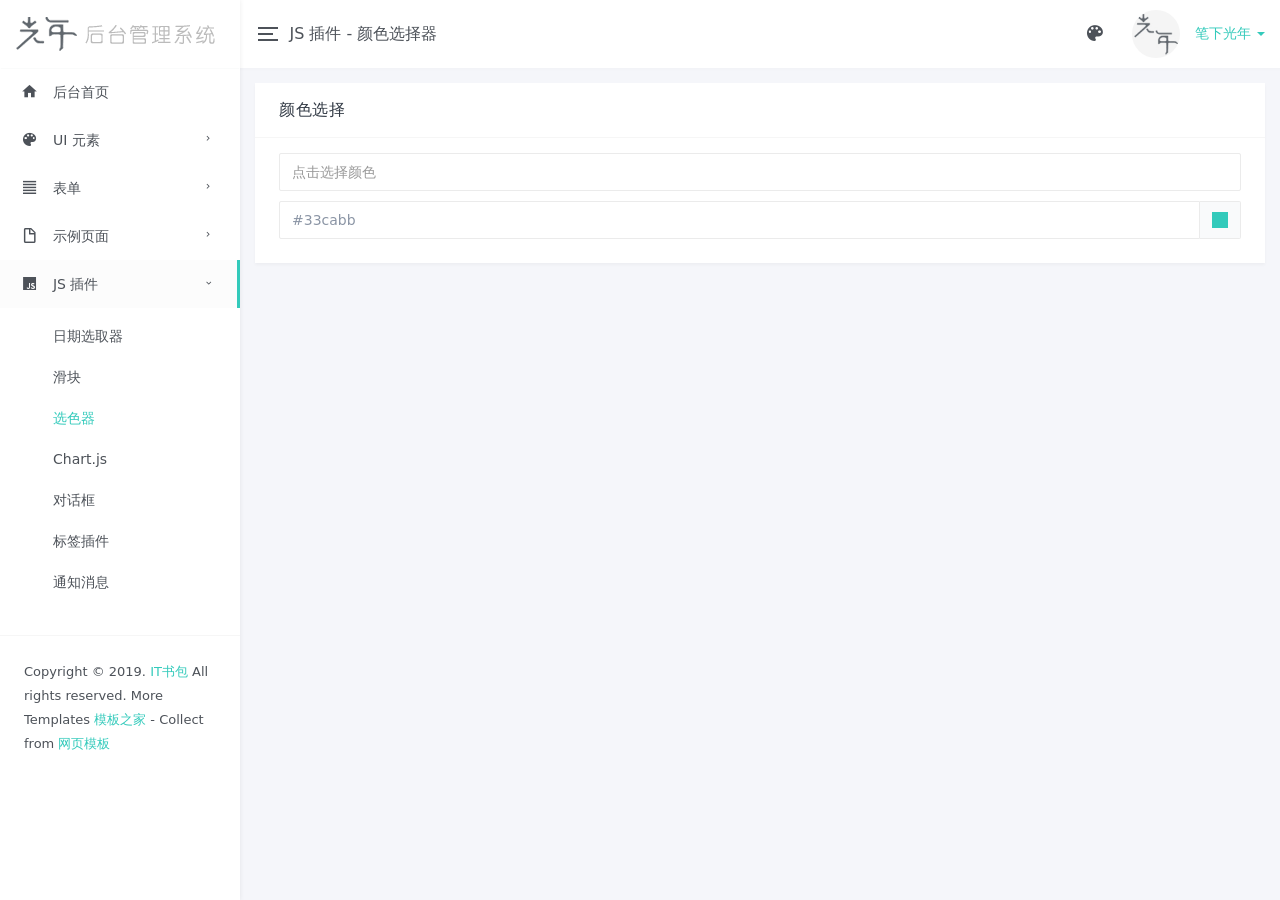
<file: src/main/resources/static/lyear_2_LightYear-admin/lyear_js_colorpicker.html>
<!DOCTYPE html>
<html lang = "zh">
<head>
	<meta charset = "utf-8">
	<meta name = "viewport" content = "width=device-width, initial-scale=1, maximum-scale=1, user-scalable=no" />
	<title>颜色选择器 - 光年(Light Year Admin)后台管理系统模板</title>
	<link rel = "icon" href = "favicon.ico" type = "image/ico">
	<meta name = "keywords" content = "LightYear,光年,后台模板,后台管理系统,光年HTML模板">
	<meta name = "description" content = "LightYear是一个基于Bootstrap v3.3.7的后台管理系统的HTML模板。">
	<meta name = "author" content = "yinqi">
	<link href = "css/bootstrap.min.css" rel = "stylesheet">
	<link href = "css/materialdesignicons.min.css" rel = "stylesheet">
	<!--颜色选择插件-->
	<link rel = "stylesheet" href = "js/bootstrap-colorpicker/css/bootstrap-colorpicker.min.css">
	<link href = "css/style.min.css" rel = "stylesheet">
</head>

<body>
<div class = "lyear-layout-web">
	<div class = "lyear-layout-container">
		<!--左侧导航-->
		<aside class = "lyear-layout-sidebar">
			
			<!-- logo -->
			<div id = "logo" class = "sidebar-header">
				<a href = "index.html"><img src = "images/logo-sidebar.png" title = "LightYear" alt = "LightYear" /></a>
			</div>
			<div class = "lyear-layout-sidebar-scroll">
				
				<nav class = "sidebar-main">
					<ul class = "nav nav-drawer">
						<li class = "nav-item"><a href = "index.html"><i class = "mdi mdi-home"></i> 后台首页</a></li>
						<li class = "nav-item nav-item-has-subnav">
							<a href = "javascript:void(0)"><i class = "mdi mdi-palette"></i> UI 元素</a>
							<ul class = "nav nav-subnav">
								<li><a href = "lyear_ui_buttons.html">按钮</a></li>
								<li><a href = "lyear_ui_cards.html">卡片</a></li>
								<li><a href = "lyear_ui_grid.html">格栅</a></li>
								<li><a href = "lyear_ui_icons.html">图标</a></li>
								<li><a href = "lyear_ui_tables.html">表格</a></li>
								<li><a href = "lyear_ui_modals.html">模态框</a></li>
								<li><a href = "lyear_ui_tooltips_popover.html">提示 / 弹出框</a></li>
								<li><a href = "lyear_ui_alerts.html">警告框</a></li>
								<li><a href = "lyear_ui_pagination.html">分页</a></li>
								<li><a href = "lyear_ui_progress.html">进度条</a></li>
								<li><a href = "lyear_ui_tabs.html">标签页</a></li>
								<li><a href = "lyear_ui_typography.html">排版</a></li>
								<li><a href = "lyear_ui_step.html">步骤</a></li>
								<li><a href = "lyear_ui_other.html">其他</a></li>
							</ul>
						</li>
						<li class = "nav-item nav-item-has-subnav">
							<a href = "javascript:void(0)"><i class = "mdi mdi-format-align-justify"></i> 表单</a>
							<ul class = "nav nav-subnav">
								<li><a href = "lyear_forms_elements.html">基本元素</a></li>
								<li><a href = "lyear_forms_radio.html">单选框</a></li>
								<li><a href = "lyear_forms_checkbox.html">复选框</a></li>
								<li><a href = "lyear_forms_switch.html">开关</a></li>
							</ul>
						</li>
						<li class = "nav-item nav-item-has-subnav">
							<a href = "javascript:void(0)"><i class = "mdi mdi-file-outline"></i> 示例页面</a>
							<ul class = "nav nav-subnav">
								<li><a href = "lyear_pages_doc.html">文档列表</a></li>
								<li><a href = "lyear_pages_gallery.html">图库列表</a></li>
								<li><a href = "lyear_pages_config.html">网站配置</a></li>
								<li><a href = "lyear_pages_rabc.html">设置权限</a></li>
								<li><a href = "lyear_pages_add_doc.html">新增文档</a></li>
								<li><a href = "lyear_pages_guide.html">表单向导</a></li>
								<li><a href = "lyear_pages_login.html">登录页面</a></li>
								<li><a href = "lyear_pages_error.html">错误页面</a></li>
							</ul>
						</li>
						<li class = "nav-item nav-item-has-subnav active open">
							<a href = "javascript:void(0)"><i class = "mdi mdi-language-javascript"></i> JS 插件</a>
							<ul class = "nav nav-subnav">
								<li><a href = "lyear_js_datepicker.html">日期选取器</a></li>
								<li><a href = "lyear_js_sliders.html">滑块</a></li>
								<li class = "active"><a href = "lyear_js_colorpicker.html">选色器</a></li>
								<li><a href = "lyear_js_chartjs.html">Chart.js</a></li>
								<li><a href = "lyear_js_jconfirm.html">对话框</a></li>
								<li><a href = "lyear_js_tags_input.html">标签插件</a></li>
								<li><a href = "lyear_js_notify.html">通知消息</a></li>
							</ul>
						</li>
					</ul>
				</nav>
				
				<div class = "sidebar-footer">
					<p class = "copyright">Copyright &copy; 2019.
						<a target = "_blank" href = "http://lyear.itshubao.com">IT书包</a> All rights reserved. More
					                       Templates
						<a href = "http://www.cssmoban.com/" target = "_blank" title = "模板之家">模板之家</a> - Collect from
						<a href = "http://www.cssmoban.com/" title = "网页模板" target = "_blank">网页模板</a></p>
				</div>
			</div>
		
		</aside>
		<!--End 左侧导航-->
		
		<!--头部信息-->
		<header class = "lyear-layout-header">
			
			<nav class = "navbar navbar-default">
				<div class = "topbar">
					
					<div class = "topbar-left">
						<div class = "lyear-aside-toggler">
							<span class = "lyear-toggler-bar"></span>
							<span class = "lyear-toggler-bar"></span>
							<span class = "lyear-toggler-bar"></span>
						</div>
						<span class = "navbar-page-title"> JS 插件 - 颜色选择器 </span>
					</div>
					
					<ul class = "topbar-right">
						<li class = "dropdown dropdown-profile">
							<a href = "javascript:void(0)" data-toggle = "dropdown">
								<img class = "img-avatar img-avatar-48 m-r-10" src = "images/users/avatar.jpg" alt = "笔下光年" />
								<span>笔下光年 <span class = "caret"></span></span>
							</a>
							<ul class = "dropdown-menu dropdown-menu-right">
								<li><a href = "lyear_pages_profile.html"><i class = "mdi mdi-account"></i> 个人信息</a></li>
								<li><a href = "lyear_pages_edit_pwd.html"><i class = "mdi mdi-lock-outline"></i>
									修改密码</a></li>
								<li><a href = "javascript:void(0)"><i class = "mdi mdi-delete"></i> 清空缓存</a></li>
								<li class = "divider"></li>
								<li><a href = "lyear_pages_login.html"><i class = "mdi mdi-logout-variant"></i> 退出登录</a>
								</li>
							</ul>
						</li>
						<!--切换主题配色-->
						<li class = "dropdown dropdown-skin">
							<span data-toggle = "dropdown" class = "icon-palette"><i class = "mdi mdi-palette"></i></span>
							<ul class = "dropdown-menu dropdown-menu-right" data-stopPropagation = "true">
								<li class = "drop-title"><p>主题</p></li>
								<li class = "drop-skin-li clearfix">
                  <span class = "inverse">
                    <input type = "radio" name = "site_theme" value = "default" id = "site_theme_1" checked>
                    <label for = "site_theme_1"></label>
                  </span>
									<span>
                    <input type = "radio" name = "site_theme" value = "dark" id = "site_theme_2">
                    <label for = "site_theme_2"></label>
                  </span>
									<span>
                    <input type = "radio" name = "site_theme" value = "translucent" id = "site_theme_3">
                    <label for = "site_theme_3"></label>
                  </span>
								</li>
								<li class = "drop-title"><p>LOGO</p></li>
								<li class = "drop-skin-li clearfix">
                  <span class = "inverse">
                    <input type = "radio" name = "logo_bg" value = "default" id = "logo_bg_1" checked>
                    <label for = "logo_bg_1"></label>
                  </span>
									<span>
                    <input type = "radio" name = "logo_bg" value = "color_2" id = "logo_bg_2">
                    <label for = "logo_bg_2"></label>
                  </span>
									<span>
                    <input type = "radio" name = "logo_bg" value = "color_3" id = "logo_bg_3">
                    <label for = "logo_bg_3"></label>
                  </span>
									<span>
                    <input type = "radio" name = "logo_bg" value = "color_4" id = "logo_bg_4">
                    <label for = "logo_bg_4"></label>
                  </span>
									<span>
                    <input type = "radio" name = "logo_bg" value = "color_5" id = "logo_bg_5">
                    <label for = "logo_bg_5"></label>
                  </span>
									<span>
                    <input type = "radio" name = "logo_bg" value = "color_6" id = "logo_bg_6">
                    <label for = "logo_bg_6"></label>
                  </span>
									<span>
                    <input type = "radio" name = "logo_bg" value = "color_7" id = "logo_bg_7">
                    <label for = "logo_bg_7"></label>
                  </span>
									<span>
                    <input type = "radio" name = "logo_bg" value = "color_8" id = "logo_bg_8">
                    <label for = "logo_bg_8"></label>
                  </span>
								</li>
								<li class = "drop-title"><p>头部</p></li>
								<li class = "drop-skin-li clearfix">
                  <span class = "inverse">
                    <input type = "radio" name = "header_bg" value = "default" id = "header_bg_1" checked>
                    <label for = "header_bg_1"></label>
                  </span>
									<span>
                    <input type = "radio" name = "header_bg" value = "color_2" id = "header_bg_2">
                    <label for = "header_bg_2"></label>
                  </span>
									<span>
                    <input type = "radio" name = "header_bg" value = "color_3" id = "header_bg_3">
                    <label for = "header_bg_3"></label>
                  </span>
									<span>
                    <input type = "radio" name = "header_bg" value = "color_4" id = "header_bg_4">
                    <label for = "header_bg_4"></label>
                  </span>
									<span>
                    <input type = "radio" name = "header_bg" value = "color_5" id = "header_bg_5">
                    <label for = "header_bg_5"></label>
                  </span>
									<span>
                    <input type = "radio" name = "header_bg" value = "color_6" id = "header_bg_6">
                    <label for = "header_bg_6"></label>
                  </span>
									<span>
                    <input type = "radio" name = "header_bg" value = "color_7" id = "header_bg_7">
                    <label for = "header_bg_7"></label>
                  </span>
									<span>
                    <input type = "radio" name = "header_bg" value = "color_8" id = "header_bg_8">
                    <label for = "header_bg_8"></label>
                  </span>
								</li>
								<li class = "drop-title"><p>侧边栏</p></li>
								<li class = "drop-skin-li clearfix">
                  <span class = "inverse">
                    <input type = "radio" name = "sidebar_bg" value = "default" id = "sidebar_bg_1" checked>
                    <label for = "sidebar_bg_1"></label>
                  </span>
									<span>
                    <input type = "radio" name = "sidebar_bg" value = "color_2" id = "sidebar_bg_2">
                    <label for = "sidebar_bg_2"></label>
                  </span>
									<span>
                    <input type = "radio" name = "sidebar_bg" value = "color_3" id = "sidebar_bg_3">
                    <label for = "sidebar_bg_3"></label>
                  </span>
									<span>
                    <input type = "radio" name = "sidebar_bg" value = "color_4" id = "sidebar_bg_4">
                    <label for = "sidebar_bg_4"></label>
                  </span>
									<span>
                    <input type = "radio" name = "sidebar_bg" value = "color_5" id = "sidebar_bg_5">
                    <label for = "sidebar_bg_5"></label>
                  </span>
									<span>
                    <input type = "radio" name = "sidebar_bg" value = "color_6" id = "sidebar_bg_6">
                    <label for = "sidebar_bg_6"></label>
                  </span>
									<span>
                    <input type = "radio" name = "sidebar_bg" value = "color_7" id = "sidebar_bg_7">
                    <label for = "sidebar_bg_7"></label>
                  </span>
									<span>
                    <input type = "radio" name = "sidebar_bg" value = "color_8" id = "sidebar_bg_8">
                    <label for = "sidebar_bg_8"></label>
                  </span>
								</li>
							</ul>
						</li>
						<!--切换主题配色-->
					</ul>
				
				</div>
			</nav>
		
		</header>
		<!--End 头部信息-->
		
		<!--页面主要内容-->
		<main class = "lyear-layout-content">
			
			<div class = "container-fluid">
				
				<div class = "row">
					<div class = "col-lg-12">
						<div class = "card">
							<div class = "card-header"><h4>颜色选择</h4></div>
							<div class = "card-body">
								
								<input class = "form-control js-colorpicker m-b-10" type = "text" id = "example-colorpicker" name = "text_color" placeholder = "点击选择颜色" value = "" />
								
								<div class = "js-colorpicker input-group colorpicker-element">
									<input class = "form-control" type = "text" id = "example-colorpicker2" name = "example-colorpicker2" value = "#33cabb">
									<span class = "input-group-addon"><i style = "background-color: rgb(51, 202, 187);"></i></span>
								</div>
							
							</div>
						</div>
					</div>
				
				</div>
			
			</div>
		
		</main>
		<!--End 页面主要内容-->
	</div>
</div>

<script type = "text/javascript" src = "js/jquery.min.js"></script>
<script type = "text/javascript" src = "js/bootstrap.min.js"></script>
<script type = "text/javascript" src = "js/perfect-scrollbar.min.js"></script>
<!--颜色选择插件-->
<script src = "js/bootstrap-colorpicker/bootstrap-colorpicker.min.js"></script>
<script type = "text/javascript" src = "js/main.min.js"></script>
</body>
</html>
</file>
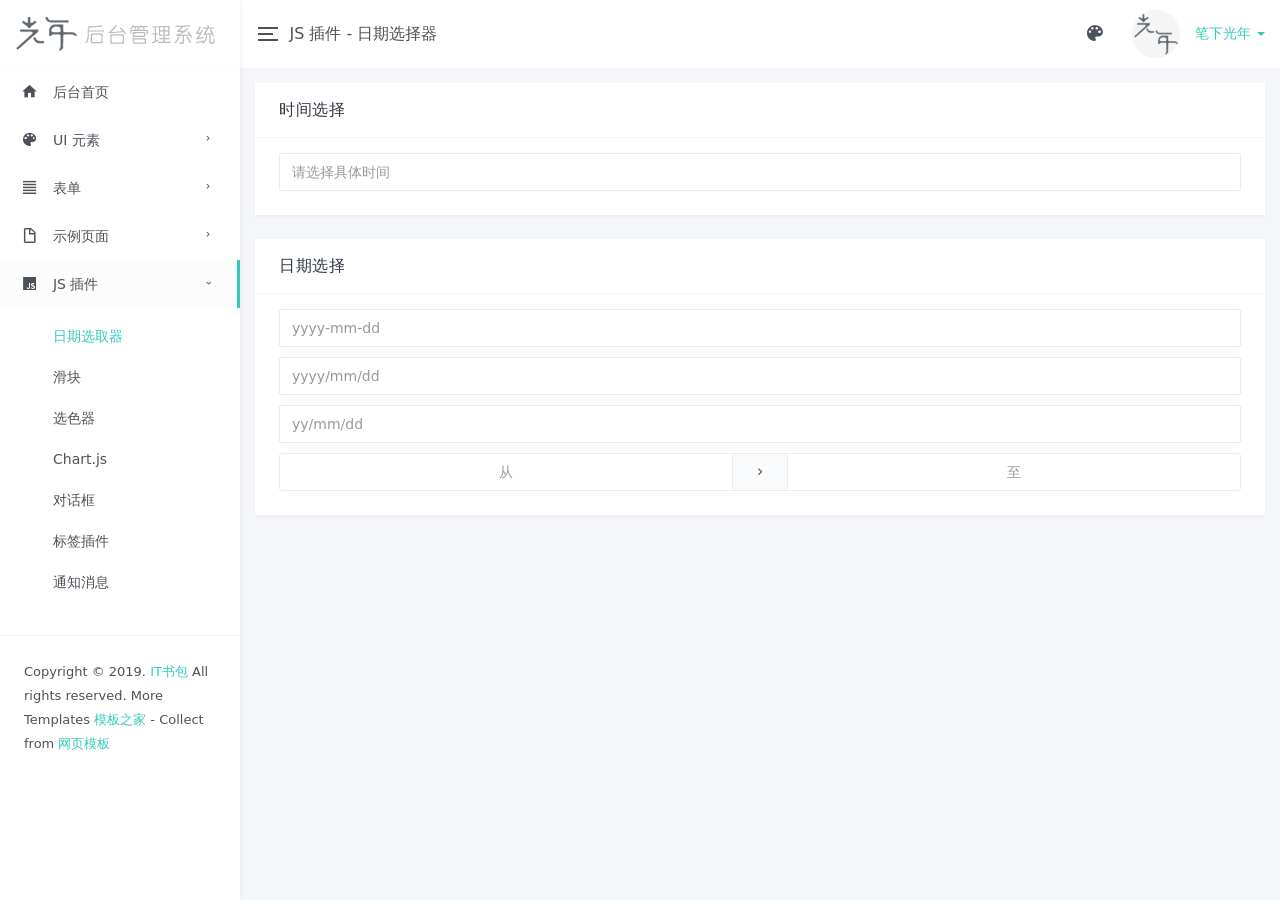
<file: src/main/resources/static/lyear_2_LightYear-admin/lyear_js_datepicker.html>
<!DOCTYPE html>
<html lang = "zh">
<head>
	<meta charset = "utf-8">
	<meta name = "viewport" content = "width=device-width, initial-scale=1, maximum-scale=1, user-scalable=no" />
	<title>日期选择器 - 光年(Light Year Admin)后台管理系统模板</title>
	<link rel = "icon" href = "favicon.ico" type = "image/ico">
	<meta name = "keywords" content = "LightYear,光年,后台模板,后台管理系统,光年HTML模板">
	<meta name = "description" content = "LightYear是一个基于Bootstrap v3.3.7的后台管理系统的HTML模板。">
	<meta name = "author" content = "yinqi">
	<link href = "css/bootstrap.min.css" rel = "stylesheet">
	<link href = "css/materialdesignicons.min.css" rel = "stylesheet">
	<!--时间选择插件-->
	<link rel = "stylesheet" href = "js/bootstrap-datetimepicker/bootstrap-datetimepicker.min.css">
	<!--日期选择插件-->
	<link rel = "stylesheet" href = "js/bootstrap-datepicker/bootstrap-datepicker3.min.css">
	<link href = "css/style.min.css" rel = "stylesheet">
</head>

<body>
<div class = "lyear-layout-web">
	<div class = "lyear-layout-container">
		<!--左侧导航-->
		<aside class = "lyear-layout-sidebar">
			
			<!-- logo -->
			<div id = "logo" class = "sidebar-header">
				<a href = "index.html"><img src = "images/logo-sidebar.png" title = "LightYear" alt = "LightYear" /></a>
			</div>
			<div class = "lyear-layout-sidebar-scroll">
				
				<nav class = "sidebar-main">
					<ul class = "nav nav-drawer">
						<li class = "nav-item"><a href = "index.html"><i class = "mdi mdi-home"></i> 后台首页</a></li>
						<li class = "nav-item nav-item-has-subnav">
							<a href = "javascript:void(0)"><i class = "mdi mdi-palette"></i> UI 元素</a>
							<ul class = "nav nav-subnav">
								<li><a href = "lyear_ui_buttons.html">按钮</a></li>
								<li><a href = "lyear_ui_cards.html">卡片</a></li>
								<li><a href = "lyear_ui_grid.html">格栅</a></li>
								<li><a href = "lyear_ui_icons.html">图标</a></li>
								<li><a href = "lyear_ui_tables.html">表格</a></li>
								<li><a href = "lyear_ui_modals.html">模态框</a></li>
								<li><a href = "lyear_ui_tooltips_popover.html">提示 / 弹出框</a></li>
								<li><a href = "lyear_ui_alerts.html">警告框</a></li>
								<li><a href = "lyear_ui_pagination.html">分页</a></li>
								<li><a href = "lyear_ui_progress.html">进度条</a></li>
								<li><a href = "lyear_ui_tabs.html">标签页</a></li>
								<li><a href = "lyear_ui_typography.html">排版</a></li>
								<li><a href = "lyear_ui_step.html">步骤</a></li>
								<li><a href = "lyear_ui_other.html">其他</a></li>
							</ul>
						</li>
						<li class = "nav-item nav-item-has-subnav">
							<a href = "javascript:void(0)"><i class = "mdi mdi-format-align-justify"></i> 表单</a>
							<ul class = "nav nav-subnav">
								<li><a href = "lyear_forms_elements.html">基本元素</a></li>
								<li><a href = "lyear_forms_radio.html">单选框</a></li>
								<li><a href = "lyear_forms_checkbox.html">复选框</a></li>
								<li><a href = "lyear_forms_switch.html">开关</a></li>
							</ul>
						</li>
						<li class = "nav-item nav-item-has-subnav">
							<a href = "javascript:void(0)"><i class = "mdi mdi-file-outline"></i> 示例页面</a>
							<ul class = "nav nav-subnav">
								<li><a href = "lyear_pages_doc.html">文档列表</a></li>
								<li><a href = "lyear_pages_gallery.html">图库列表</a></li>
								<li><a href = "lyear_pages_config.html">网站配置</a></li>
								<li><a href = "lyear_pages_rabc.html">设置权限</a></li>
								<li><a href = "lyear_pages_add_doc.html">新增文档</a></li>
								<li><a href = "lyear_pages_guide.html">表单向导</a></li>
								<li><a href = "lyear_pages_login.html">登录页面</a></li>
								<li><a href = "lyear_pages_error.html">错误页面</a></li>
							</ul>
						</li>
						<li class = "nav-item nav-item-has-subnav active open">
							<a href = "javascript:void(0)"><i class = "mdi mdi-language-javascript"></i> JS 插件</a>
							<ul class = "nav nav-subnav">
								<li class = "active"><a href = "lyear_js_datepicker.html">日期选取器</a></li>
								<li><a href = "lyear_js_sliders.html">滑块</a></li>
								<li><a href = "lyear_js_colorpicker.html">选色器</a></li>
								<li><a href = "lyear_js_chartjs.html">Chart.js</a></li>
								<li><a href = "lyear_js_jconfirm.html">对话框</a></li>
								<li><a href = "lyear_js_tags_input.html">标签插件</a></li>
								<li><a href = "lyear_js_notify.html">通知消息</a></li>
							</ul>
						</li>
					</ul>
				</nav>
				
				<div class = "sidebar-footer">
					<p class = "copyright">Copyright &copy; 2019.
						<a target = "_blank" href = "http://lyear.itshubao.com">IT书包</a> All rights reserved. More
					                       Templates
						<a href = "http://www.cssmoban.com/" target = "_blank" title = "模板之家">模板之家</a> - Collect from
						<a href = "http://www.cssmoban.com/" title = "网页模板" target = "_blank">网页模板</a></p>
				</div>
			</div>
		
		</aside>
		<!--End 左侧导航-->
		
		<!--头部信息-->
		<header class = "lyear-layout-header">
			
			<nav class = "navbar navbar-default">
				<div class = "topbar">
					
					<div class = "topbar-left">
						<div class = "lyear-aside-toggler">
							<span class = "lyear-toggler-bar"></span>
							<span class = "lyear-toggler-bar"></span>
							<span class = "lyear-toggler-bar"></span>
						</div>
						<span class = "navbar-page-title"> JS 插件 - 日期选择器 </span>
					</div>
					
					<ul class = "topbar-right">
						<li class = "dropdown dropdown-profile">
							<a href = "javascript:void(0)" data-toggle = "dropdown">
								<img class = "img-avatar img-avatar-48 m-r-10" src = "images/users/avatar.jpg" alt = "笔下光年" />
								<span>笔下光年 <span class = "caret"></span></span>
							</a>
							<ul class = "dropdown-menu dropdown-menu-right">
								<li><a href = "lyear_pages_profile.html"><i class = "mdi mdi-account"></i> 个人信息</a></li>
								<li><a href = "lyear_pages_edit_pwd.html"><i class = "mdi mdi-lock-outline"></i>
									修改密码</a></li>
								<li><a href = "javascript:void(0)"><i class = "mdi mdi-delete"></i> 清空缓存</a></li>
								<li class = "divider"></li>
								<li><a href = "lyear_pages_login.html"><i class = "mdi mdi-logout-variant"></i> 退出登录</a>
								</li>
							</ul>
						</li>
						<!--切换主题配色-->
						<li class = "dropdown dropdown-skin">
							<span data-toggle = "dropdown" class = "icon-palette"><i class = "mdi mdi-palette"></i></span>
							<ul class = "dropdown-menu dropdown-menu-right" data-stopPropagation = "true">
								<li class = "drop-title"><p>主题</p></li>
								<li class = "drop-skin-li clearfix">
                  <span class = "inverse">
                    <input type = "radio" name = "site_theme" value = "default" id = "site_theme_1" checked>
                    <label for = "site_theme_1"></label>
                  </span>
									<span>
                    <input type = "radio" name = "site_theme" value = "dark" id = "site_theme_2">
                    <label for = "site_theme_2"></label>
                  </span>
									<span>
                    <input type = "radio" name = "site_theme" value = "translucent" id = "site_theme_3">
                    <label for = "site_theme_3"></label>
                  </span>
								</li>
								<li class = "drop-title"><p>LOGO</p></li>
								<li class = "drop-skin-li clearfix">
                  <span class = "inverse">
                    <input type = "radio" name = "logo_bg" value = "default" id = "logo_bg_1" checked>
                    <label for = "logo_bg_1"></label>
                  </span>
									<span>
                    <input type = "radio" name = "logo_bg" value = "color_2" id = "logo_bg_2">
                    <label for = "logo_bg_2"></label>
                  </span>
									<span>
                    <input type = "radio" name = "logo_bg" value = "color_3" id = "logo_bg_3">
                    <label for = "logo_bg_3"></label>
                  </span>
									<span>
                    <input type = "radio" name = "logo_bg" value = "color_4" id = "logo_bg_4">
                    <label for = "logo_bg_4"></label>
                  </span>
									<span>
                    <input type = "radio" name = "logo_bg" value = "color_5" id = "logo_bg_5">
                    <label for = "logo_bg_5"></label>
                  </span>
									<span>
                    <input type = "radio" name = "logo_bg" value = "color_6" id = "logo_bg_6">
                    <label for = "logo_bg_6"></label>
                  </span>
									<span>
                    <input type = "radio" name = "logo_bg" value = "color_7" id = "logo_bg_7">
                    <label for = "logo_bg_7"></label>
                  </span>
									<span>
                    <input type = "radio" name = "logo_bg" value = "color_8" id = "logo_bg_8">
                    <label for = "logo_bg_8"></label>
                  </span>
								</li>
								<li class = "drop-title"><p>头部</p></li>
								<li class = "drop-skin-li clearfix">
                  <span class = "inverse">
                    <input type = "radio" name = "header_bg" value = "default" id = "header_bg_1" checked>
                    <label for = "header_bg_1"></label>
                  </span>
									<span>
                    <input type = "radio" name = "header_bg" value = "color_2" id = "header_bg_2">
                    <label for = "header_bg_2"></label>
                  </span>
									<span>
                    <input type = "radio" name = "header_bg" value = "color_3" id = "header_bg_3">
                    <label for = "header_bg_3"></label>
                  </span>
									<span>
                    <input type = "radio" name = "header_bg" value = "color_4" id = "header_bg_4">
                    <label for = "header_bg_4"></label>
                  </span>
									<span>
                    <input type = "radio" name = "header_bg" value = "color_5" id = "header_bg_5">
                    <label for = "header_bg_5"></label>
                  </span>
									<span>
                    <input type = "radio" name = "header_bg" value = "color_6" id = "header_bg_6">
                    <label for = "header_bg_6"></label>
                  </span>
									<span>
                    <input type = "radio" name = "header_bg" value = "color_7" id = "header_bg_7">
                    <label for = "header_bg_7"></label>
                  </span>
									<span>
                    <input type = "radio" name = "header_bg" value = "color_8" id = "header_bg_8">
                    <label for = "header_bg_8"></label>
                  </span>
								</li>
								<li class = "drop-title"><p>侧边栏</p></li>
								<li class = "drop-skin-li clearfix">
                  <span class = "inverse">
                    <input type = "radio" name = "sidebar_bg" value = "default" id = "sidebar_bg_1" checked>
                    <label for = "sidebar_bg_1"></label>
                  </span>
									<span>
                    <input type = "radio" name = "sidebar_bg" value = "color_2" id = "sidebar_bg_2">
                    <label for = "sidebar_bg_2"></label>
                  </span>
									<span>
                    <input type = "radio" name = "sidebar_bg" value = "color_3" id = "sidebar_bg_3">
                    <label for = "sidebar_bg_3"></label>
                  </span>
									<span>
                    <input type = "radio" name = "sidebar_bg" value = "color_4" id = "sidebar_bg_4">
                    <label for = "sidebar_bg_4"></label>
                  </span>
									<span>
                    <input type = "radio" name = "sidebar_bg" value = "color_5" id = "sidebar_bg_5">
                    <label for = "sidebar_bg_5"></label>
                  </span>
									<span>
                    <input type = "radio" name = "sidebar_bg" value = "color_6" id = "sidebar_bg_6">
                    <label for = "sidebar_bg_6"></label>
                  </span>
									<span>
                    <input type = "radio" name = "sidebar_bg" value = "color_7" id = "sidebar_bg_7">
                    <label for = "sidebar_bg_7"></label>
                  </span>
									<span>
                    <input type = "radio" name = "sidebar_bg" value = "color_8" id = "sidebar_bg_8">
                    <label for = "sidebar_bg_8"></label>
                  </span>
								</li>
							</ul>
						</li>
						<!--切换主题配色-->
					</ul>
				
				</div>
			</nav>
		
		</header>
		<!--End 头部信息-->
		
		<!--页面主要内容-->
		<main class = "lyear-layout-content">
			
			<div class = "container-fluid">
				
				<div class = "row">
					<div class = "col-lg-12">
						<div class = "card">
							<div class = "card-header"><h4>时间选择</h4></div>
							<div class = "card-body">
								
								<input class = "form-control js-datetimepicker" type = "text" id = "example-datetimepicker" name = "add_time" placeholder = "请选择具体时间" value = "" data-side-by-side = "true" data-locale = "zh-cn" data-format = "YYYY-MM-DD HH:mm" />
							
							</div>
						</div>
					</div>
					
					<div class = "col-lg-12">
						<div class = "card">
							<div class = "card-header"><h4>日期选择</h4></div>
							<div class = "card-body">
								
								<input class = "form-control js-datepicker m-b-10" type = "text" id = "example-datepicker" name = "example-datepicker" placeholder = "yyyy-mm-dd" value = "" data-date-format = "yyyy-mm-dd" />
								
								<input class = "form-control js-datepicker m-b-10" type = "text" id = "example-datepicker1" name = "example-datepicker1" data-date-format = "yyyy/mm/dd" placeholder = "yyyy/mm/dd">
								
								<input class = "form-control js-datepicker m-b-10" type = "text" id = "example-datepicker2" name = "example-datepicker2" data-date-format = "yy/mm/dd" placeholder = "yy/mm/dd">
								
								<div class = "input-daterange input-group">
									<input class = "form-control js-datepicker" data-date-format = "yyyy-mm-dd" type = "text" id = "example-daterange1" name = "example-daterange1" placeholder = "从">
									<span class = "input-group-addon"><i class = "mdi mdi-chevron-right"></i></span>
									<input class = "form-control js-datepicker" data-date-format = "yyyy-mm-dd" type = "text" id = "example-daterange2" name = "example-daterange2" placeholder = "至">
								</div>
							
							</div>
						</div>
					</div>
				
				</div>
			
			</div>
		
		</main>
		<!--End 页面主要内容-->
	</div>
</div>

<script type = "text/javascript" src = "js/jquery.min.js"></script>
<script type = "text/javascript" src = "js/bootstrap.min.js"></script>
<script type = "text/javascript" src = "js/perfect-scrollbar.min.js"></script>
<!--时间选择插件-->
<script src = "js/bootstrap-datetimepicker/moment.min.js"></script>
<script src = "js/bootstrap-datetimepicker/bootstrap-datetimepicker.min.js"></script>
<script src = "js/bootstrap-datetimepicker/locale/zh-cn.js"></script>
<!--日期选择插件-->
<script src = "js/bootstrap-datepicker/bootstrap-datepicker.min.js"></script>
<script src = "js/bootstrap-datepicker/locales/bootstrap-datepicker.zh-CN.min.js"></script>
<script type = "text/javascript" src = "js/main.min.js"></script>
</body>
</html>
</file>
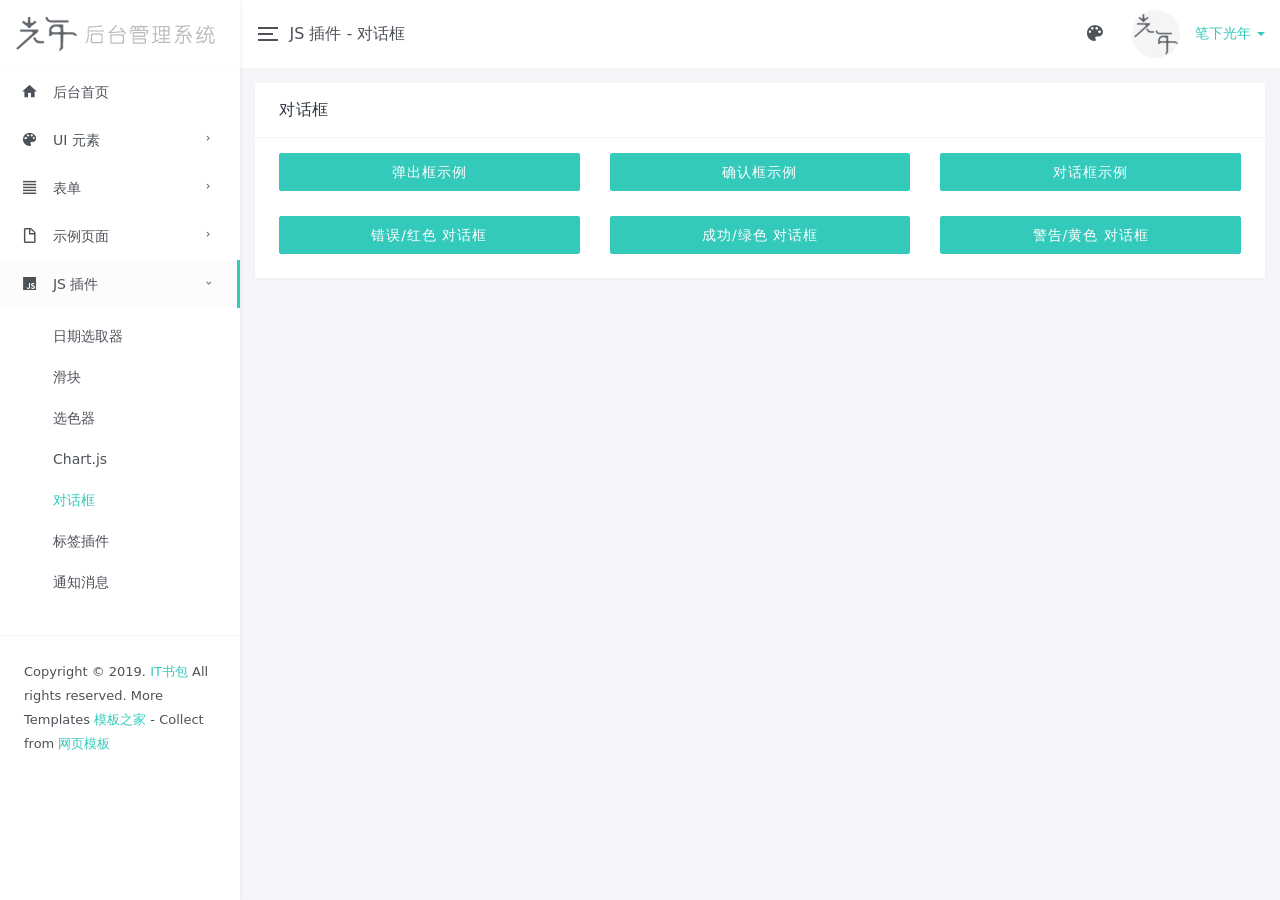
<file: src/main/resources/static/lyear_2_LightYear-admin/lyear_js_jconfirm.html>
<!DOCTYPE html>
<html lang = "zh">
<head>
	<meta charset = "utf-8">
	<meta name = "viewport" content = "width=device-width, initial-scale=1, maximum-scale=1, user-scalable=no" />
	<title>对话框 - 光年(Light Year Admin)后台管理系统模板</title>
	<link rel = "icon" href = "favicon.ico" type = "image/ico">
	<meta name = "keywords" content = "LightYear,光年,后台模板,后台管理系统,光年HTML模板">
	<meta name = "description" content = "LightYear是一个基于Bootstrap v3.3.7的后台管理系统的HTML模板。">
	<meta name = "author" content = "yinqi">
	<link href = "css/bootstrap.min.css" rel = "stylesheet">
	<link href = "css/materialdesignicons.min.css" rel = "stylesheet">
	<!--对话框-->
	<link rel = "stylesheet" href = "js/jconfirm/jquery-confirm.min.css">
	<link href = "css/style.min.css" rel = "stylesheet">
</head>

<body>
<div class = "lyear-layout-web">
	<div class = "lyear-layout-container">
		<!--左侧导航-->
		<aside class = "lyear-layout-sidebar">
			
			<!-- logo -->
			<div id = "logo" class = "sidebar-header">
				<a href = "index.html"><img src = "images/logo-sidebar.png" title = "LightYear" alt = "LightYear" /></a>
			</div>
			<div class = "lyear-layout-sidebar-scroll">
				
				<nav class = "sidebar-main">
					<ul class = "nav nav-drawer">
						<li class = "nav-item"><a href = "index.html"><i class = "mdi mdi-home"></i> 后台首页</a></li>
						<li class = "nav-item nav-item-has-subnav">
							<a href = "javascript:void(0)"><i class = "mdi mdi-palette"></i> UI 元素</a>
							<ul class = "nav nav-subnav">
								<li><a href = "lyear_ui_buttons.html">按钮</a></li>
								<li><a href = "lyear_ui_cards.html">卡片</a></li>
								<li><a href = "lyear_ui_grid.html">格栅</a></li>
								<li><a href = "lyear_ui_icons.html">图标</a></li>
								<li><a href = "lyear_ui_tables.html">表格</a></li>
								<li><a href = "lyear_ui_modals.html">模态框</a></li>
								<li><a href = "lyear_ui_tooltips_popover.html">提示 / 弹出框</a></li>
								<li><a href = "lyear_ui_alerts.html">警告框</a></li>
								<li><a href = "lyear_ui_pagination.html">分页</a></li>
								<li><a href = "lyear_ui_progress.html">进度条</a></li>
								<li><a href = "lyear_ui_tabs.html">标签页</a></li>
								<li><a href = "lyear_ui_typography.html">排版</a></li>
								<li><a href = "lyear_ui_step.html">步骤</a></li>
								<li><a href = "lyear_ui_other.html">其他</a></li>
							</ul>
						</li>
						<li class = "nav-item nav-item-has-subnav">
							<a href = "javascript:void(0)"><i class = "mdi mdi-format-align-justify"></i> 表单</a>
							<ul class = "nav nav-subnav">
								<li><a href = "lyear_forms_elements.html">基本元素</a></li>
								<li><a href = "lyear_forms_radio.html">单选框</a></li>
								<li><a href = "lyear_forms_checkbox.html">复选框</a></li>
								<li><a href = "lyear_forms_switch.html">开关</a></li>
							</ul>
						</li>
						<li class = "nav-item nav-item-has-subnav">
							<a href = "javascript:void(0)"><i class = "mdi mdi-file-outline"></i> 示例页面</a>
							<ul class = "nav nav-subnav">
								<li><a href = "lyear_pages_doc.html">文档列表</a></li>
								<li><a href = "lyear_pages_gallery.html">图库列表</a></li>
								<li><a href = "lyear_pages_config.html">网站配置</a></li>
								<li><a href = "lyear_pages_rabc.html">设置权限</a></li>
								<li><a href = "lyear_pages_add_doc.html">新增文档</a></li>
								<li><a href = "lyear_pages_guide.html">表单向导</a></li>
								<li><a href = "lyear_pages_login.html">登录页面</a></li>
								<li><a href = "lyear_pages_error.html">错误页面</a></li>
							</ul>
						</li>
						<li class = "nav-item nav-item-has-subnav active open">
							<a href = "javascript:void(0)"><i class = "mdi mdi-language-javascript"></i> JS 插件</a>
							<ul class = "nav nav-subnav">
								<li><a href = "lyear_js_datepicker.html">日期选取器</a></li>
								<li><a href = "lyear_js_sliders.html">滑块</a></li>
								<li><a href = "lyear_js_colorpicker.html">选色器</a></li>
								<li><a href = "lyear_js_chartjs.html">Chart.js</a></li>
								<li class = "active"><a href = "lyear_js_jconfirm.html">对话框</a></li>
								<li><a href = "lyear_js_tags_input.html">标签插件</a></li>
								<li><a href = "lyear_js_notify.html">通知消息</a></li>
							</ul>
						</li>
					</ul>
				</nav>
				
				<div class = "sidebar-footer">
					<p class = "copyright">Copyright &copy; 2019.
						<a target = "_blank" href = "http://lyear.itshubao.com">IT书包</a> All rights reserved. More
					                       Templates
						<a href = "http://www.cssmoban.com/" target = "_blank" title = "模板之家">模板之家</a> - Collect from
						<a href = "http://www.cssmoban.com/" title = "网页模板" target = "_blank">网页模板</a></p>
				</div>
			</div>
		
		</aside>
		<!--End 左侧导航-->
		
		<!--头部信息-->
		<header class = "lyear-layout-header">
			
			<nav class = "navbar navbar-default">
				<div class = "topbar">
					
					<div class = "topbar-left">
						<div class = "lyear-aside-toggler">
							<span class = "lyear-toggler-bar"></span>
							<span class = "lyear-toggler-bar"></span>
							<span class = "lyear-toggler-bar"></span>
						</div>
						<span class = "navbar-page-title"> JS 插件 - 对话框 </span>
					</div>
					
					<ul class = "topbar-right">
						<li class = "dropdown dropdown-profile">
							<a href = "javascript:void(0)" data-toggle = "dropdown">
								<img class = "img-avatar img-avatar-48 m-r-10" src = "images/users/avatar.jpg" alt = "笔下光年" />
								<span>笔下光年 <span class = "caret"></span></span>
							</a>
							<ul class = "dropdown-menu dropdown-menu-right">
								<li><a href = "lyear_pages_profile.html"><i class = "mdi mdi-account"></i> 个人信息</a></li>
								<li><a href = "lyear_pages_edit_pwd.html"><i class = "mdi mdi-lock-outline"></i>
									修改密码</a></li>
								<li><a href = "javascript:void(0)"><i class = "mdi mdi-delete"></i> 清空缓存</a></li>
								<li class = "divider"></li>
								<li><a href = "lyear_pages_login.html"><i class = "mdi mdi-logout-variant"></i> 退出登录</a>
								</li>
							</ul>
						</li>
						<!--切换主题配色-->
						<li class = "dropdown dropdown-skin">
							<span data-toggle = "dropdown" class = "icon-palette"><i class = "mdi mdi-palette"></i></span>
							<ul class = "dropdown-menu dropdown-menu-right" data-stopPropagation = "true">
								<li class = "drop-title"><p>主题</p></li>
								<li class = "drop-skin-li clearfix">
                  <span class = "inverse">
                    <input type = "radio" name = "site_theme" value = "default" id = "site_theme_1" checked>
                    <label for = "site_theme_1"></label>
                  </span>
									<span>
                    <input type = "radio" name = "site_theme" value = "dark" id = "site_theme_2">
                    <label for = "site_theme_2"></label>
                  </span>
									<span>
                    <input type = "radio" name = "site_theme" value = "translucent" id = "site_theme_3">
                    <label for = "site_theme_3"></label>
                  </span>
								</li>
								<li class = "drop-title"><p>LOGO</p></li>
								<li class = "drop-skin-li clearfix">
                  <span class = "inverse">
                    <input type = "radio" name = "logo_bg" value = "default" id = "logo_bg_1" checked>
                    <label for = "logo_bg_1"></label>
                  </span>
									<span>
                    <input type = "radio" name = "logo_bg" value = "color_2" id = "logo_bg_2">
                    <label for = "logo_bg_2"></label>
                  </span>
									<span>
                    <input type = "radio" name = "logo_bg" value = "color_3" id = "logo_bg_3">
                    <label for = "logo_bg_3"></label>
                  </span>
									<span>
                    <input type = "radio" name = "logo_bg" value = "color_4" id = "logo_bg_4">
                    <label for = "logo_bg_4"></label>
                  </span>
									<span>
                    <input type = "radio" name = "logo_bg" value = "color_5" id = "logo_bg_5">
                    <label for = "logo_bg_5"></label>
                  </span>
									<span>
                    <input type = "radio" name = "logo_bg" value = "color_6" id = "logo_bg_6">
                    <label for = "logo_bg_6"></label>
                  </span>
									<span>
                    <input type = "radio" name = "logo_bg" value = "color_7" id = "logo_bg_7">
                    <label for = "logo_bg_7"></label>
                  </span>
									<span>
                    <input type = "radio" name = "logo_bg" value = "color_8" id = "logo_bg_8">
                    <label for = "logo_bg_8"></label>
                  </span>
								</li>
								<li class = "drop-title"><p>头部</p></li>
								<li class = "drop-skin-li clearfix">
                  <span class = "inverse">
                    <input type = "radio" name = "header_bg" value = "default" id = "header_bg_1" checked>
                    <label for = "header_bg_1"></label>
                  </span>
									<span>
                    <input type = "radio" name = "header_bg" value = "color_2" id = "header_bg_2">
                    <label for = "header_bg_2"></label>
                  </span>
									<span>
                    <input type = "radio" name = "header_bg" value = "color_3" id = "header_bg_3">
                    <label for = "header_bg_3"></label>
                  </span>
									<span>
                    <input type = "radio" name = "header_bg" value = "color_4" id = "header_bg_4">
                    <label for = "header_bg_4"></label>
                  </span>
									<span>
                    <input type = "radio" name = "header_bg" value = "color_5" id = "header_bg_5">
                    <label for = "header_bg_5"></label>
                  </span>
									<span>
                    <input type = "radio" name = "header_bg" value = "color_6" id = "header_bg_6">
                    <label for = "header_bg_6"></label>
                  </span>
									<span>
                    <input type = "radio" name = "header_bg" value = "color_7" id = "header_bg_7">
                    <label for = "header_bg_7"></label>
                  </span>
									<span>
                    <input type = "radio" name = "header_bg" value = "color_8" id = "header_bg_8">
                    <label for = "header_bg_8"></label>
                  </span>
								</li>
								<li class = "drop-title"><p>侧边栏</p></li>
								<li class = "drop-skin-li clearfix">
                  <span class = "inverse">
                    <input type = "radio" name = "sidebar_bg" value = "default" id = "sidebar_bg_1" checked>
                    <label for = "sidebar_bg_1"></label>
                  </span>
									<span>
                    <input type = "radio" name = "sidebar_bg" value = "color_2" id = "sidebar_bg_2">
                    <label for = "sidebar_bg_2"></label>
                  </span>
									<span>
                    <input type = "radio" name = "sidebar_bg" value = "color_3" id = "sidebar_bg_3">
                    <label for = "sidebar_bg_3"></label>
                  </span>
									<span>
                    <input type = "radio" name = "sidebar_bg" value = "color_4" id = "sidebar_bg_4">
                    <label for = "sidebar_bg_4"></label>
                  </span>
									<span>
                    <input type = "radio" name = "sidebar_bg" value = "color_5" id = "sidebar_bg_5">
                    <label for = "sidebar_bg_5"></label>
                  </span>
									<span>
                    <input type = "radio" name = "sidebar_bg" value = "color_6" id = "sidebar_bg_6">
                    <label for = "sidebar_bg_6"></label>
                  </span>
									<span>
                    <input type = "radio" name = "sidebar_bg" value = "color_7" id = "sidebar_bg_7">
                    <label for = "sidebar_bg_7"></label>
                  </span>
									<span>
                    <input type = "radio" name = "sidebar_bg" value = "color_8" id = "sidebar_bg_8">
                    <label for = "sidebar_bg_8"></label>
                  </span>
								</li>
							</ul>
						</li>
						<!--切换主题配色-->
					</ul>
				
				</div>
			</nav>
		
		</header>
		<!--End 头部信息-->
		
		<!--页面主要内容-->
		<main class = "lyear-layout-content">
			
			<div class = "container-fluid">
				
				<div class = "row">
					<div class = "col-lg-12">
						<div class = "card">
							<div class = "card-header"><h4>对话框</h4></div>
							<div class = "card-body">
								
								<div class = "row">
									<div class = "col-md-4">
										<button class = "btn btn-primary btn-block example-p-1">弹出框示例</button>
									</div>
									<div class = "col-md-4">
										<button class = "btn btn-primary btn-block example-p-2">确认框示例</button>
									</div>
									<div class = "col-md-4">
										<button class = "btn btn-primary btn-block example-p-3">对话框示例</button>
									</div>
									<br /><br /><br />
									<div class = "col-md-4">
										<button class = "btn btn-primary btn-block example-p-4">错误/红色 对话框</button>
									</div>
									<div class = "col-md-4">
										<button class = "btn btn-primary btn-block example-p-5">成功/绿色 对话框</button>
									</div>
									<div class = "col-md-4">
										<button class = "btn btn-primary btn-block example-p-6">警告/黄色 对话框</button>
									</div>
								
								</div>
							
							</div>
						</div>
					</div>
				
				</div>
			
			</div>
		
		</main>
		<!--End 页面主要内容-->
	</div>
</div>

<script type = "text/javascript" src = "js/jquery.min.js"></script>
<script type = "text/javascript" src = "js/bootstrap.min.js"></script>
<script type = "text/javascript" src = "js/perfect-scrollbar.min.js"></script>
<!--对话框-->
<script src = "js/jconfirm/jquery-confirm.min.js"></script>
<script type = "text/javascript" src = "js/main.min.js"></script>
<script type = "text/javascript">
	$('.example-p-1').on('click', function () {
		$.alert({
			title: '嗨',
			content: '这是对用户的简单提示框。 <br> 一些 <strong>HTML</strong> <em>内容</em>',
			buttons: {
				confirm: {
					text: '确认',
					btnClass: 'btn-primary',
					action: function () {
						$.alert('你点击了确认!');
					}
				},
				cancel: {
					text: '取消',
					action: function () {
						$.alert('你点击了取消!');
					}
				}
			}
		});
	});
	$('.example-p-2').on('click', function () {
		$.confirm({
			title: '对话框',
			content: '一些内容...',
			buttons: {
				confirm: {
					text: '确认',
					action: function () {
						$.alert('确认的!');
					}
				},
				cancel: {
					text: '关闭',
					action: function () {
						$.alert('取消的!');
					}
				},
				somethingElse: {
					text: '其他',
					btnClass: 'btn-blue',
					keys: ['enter', 'shift'],
					action: function () {
						$.alert('其他的选择？');
					}
				}
			}
		});
	});
	$('.example-p-3').on('click', function () {
		$.confirm({
			title: '提示',
			content: '' +
				'<form action="" class="formName">' +
				'<div class="form-group">' +
				'<label>请输入您的姓名</label>' +
				'<input type="text" placeholder="姓名" class="name form-control" required />' +
				'</div>' +
				'</form>',
			buttons: {
				formSubmit: {
					text: '提交',
					btnClass: 'btn-blue',
					action: function () {
						var name = this.$content.find('.name').val();
						if (!name) {
							$.alert('请您输入您的姓名');
							return false;
						}
						$.alert('您的姓名是： ' + name);
					}
				},
				cancel: {
					text: '取消'
				},
			},
			onContentReady: function () {
				var jc = this;
				this.$content.find('form').on('submit', function (e) {
					e.preventDefault();
					jc.$$formSubmit.trigger('click');
				});
			}
		});
	});
	$('.example-p-4').on('click', function () {
		$.confirm({
			title: '错误提示',
			content: '笑江湖浪迹十年游，空负少年头。对铜驼巷陌，吟情渺渺，心事悠悠！酒冷诗残梦断，南国正清秋。',
			type: 'red',
			typeAnimated: true,
			buttons: {
				tryAgain: {
					text: '重试',
					btnClass: 'btn-red',
					action: function () {
					}
				},
				close: {
					text: '关闭'
				}
			}
		});
	});
	$('.example-p-5').on('click', function () {
		$.confirm({
			title: '成功',
			content: '难消受灯昏罗帐，怅昙花一现恨难休！飘零惯，金戈铁马，拼葬荒丘！',
			type: 'green',
			buttons: {
				omg: {
					text: '谢谢',
					btnClass: 'btn-green',
				},
				close: {
					text: '关闭',
				}
			}
		});
	});
	$('.example-p-6').on('click', function () {
		$.confirm({
			title: '警告',
			content: '把剑凄然望，无处招归舟。明日天涯路远，问谁留楚佩，弄影中洲？数英雄儿女，俯仰古今愁。',
			type: 'orange',
			typeAnimated: false,
			buttons: {
				omg: {
					text: '重试',
					btnClass: 'btn-orange',
				},
				close: {
					text: '关闭',
				}
			}
		});
	});
</script>
</body>
</html>
</file>
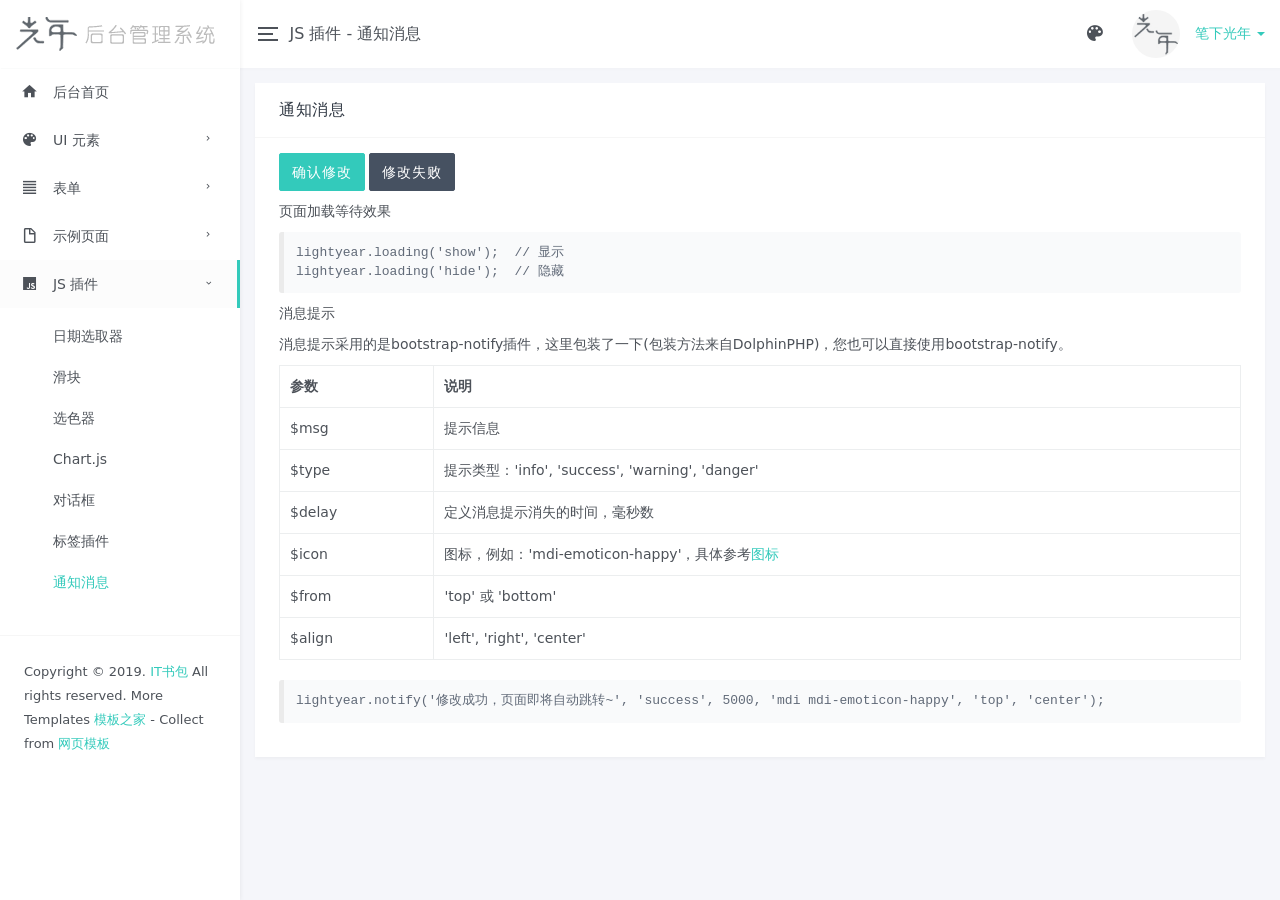
<file: src/main/resources/static/lyear_2_LightYear-admin/lyear_js_notify.html>
<!DOCTYPE html>
<html lang = "zh">
<head>
	<meta charset = "utf-8">
	<meta name = "viewport" content = "width=device-width, initial-scale=1, maximum-scale=1, user-scalable=no" />
	<title>通知消息 - 光年(Light Year Admin)后台管理系统模板</title>
	<link rel = "icon" href = "favicon.ico" type = "image/ico">
	<meta name = "keywords" content = "LightYear,光年,后台模板,后台管理系统,光年HTML模板">
	<meta name = "description" content = "LightYear是一个基于Bootstrap v3.3.7的后台管理系统的HTML模板。">
	<meta name = "author" content = "yinqi">
	<link href = "css/bootstrap.min.css" rel = "stylesheet">
	<link href = "css/materialdesignicons.min.css" rel = "stylesheet">
	<link href = "css/animate.css" rel = "stylesheet">
	<link href = "css/style.min.css" rel = "stylesheet">
</head>

<body>
<div class = "lyear-layout-web">
	<div class = "lyear-layout-container">
		<!--左侧导航-->
		<aside class = "lyear-layout-sidebar">
			
			<!-- logo -->
			<div id = "logo" class = "sidebar-header">
				<a href = "index.html"><img src = "images/logo-sidebar.png" title = "LightYear" alt = "LightYear" /></a>
			</div>
			<div class = "lyear-layout-sidebar-scroll">
				
				<nav class = "sidebar-main">
					<ul class = "nav nav-drawer">
						<li class = "nav-item"><a href = "index.html"><i class = "mdi mdi-home"></i> 后台首页</a></li>
						<li class = "nav-item nav-item-has-subnav">
							<a href = "javascript:void(0)"><i class = "mdi mdi-palette"></i> UI 元素</a>
							<ul class = "nav nav-subnav">
								<li><a href = "lyear_ui_buttons.html">按钮</a></li>
								<li><a href = "lyear_ui_cards.html">卡片</a></li>
								<li><a href = "lyear_ui_grid.html">格栅</a></li>
								<li><a href = "lyear_ui_icons.html">图标</a></li>
								<li><a href = "lyear_ui_tables.html">表格</a></li>
								<li><a href = "lyear_ui_modals.html">模态框</a></li>
								<li><a href = "lyear_ui_tooltips_popover.html">提示 / 弹出框</a></li>
								<li><a href = "lyear_ui_alerts.html">警告框</a></li>
								<li><a href = "lyear_ui_pagination.html">分页</a></li>
								<li><a href = "lyear_ui_progress.html">进度条</a></li>
								<li><a href = "lyear_ui_tabs.html">标签页</a></li>
								<li><a href = "lyear_ui_typography.html">排版</a></li>
								<li><a href = "lyear_ui_step.html">步骤</a></li>
								<li><a href = "lyear_ui_other.html">其他</a></li>
							</ul>
						</li>
						<li class = "nav-item nav-item-has-subnav">
							<a href = "javascript:void(0)"><i class = "mdi mdi-format-align-justify"></i> 表单</a>
							<ul class = "nav nav-subnav">
								<li><a href = "lyear_forms_elements.html">基本元素</a></li>
								<li><a href = "lyear_forms_radio.html">单选框</a></li>
								<li><a href = "lyear_forms_checkbox.html">复选框</a></li>
								<li><a href = "lyear_forms_switch.html">开关</a></li>
							</ul>
						</li>
						<li class = "nav-item nav-item-has-subnav">
							<a href = "javascript:void(0)"><i class = "mdi mdi-file-outline"></i> 示例页面</a>
							<ul class = "nav nav-subnav">
								<li><a href = "lyear_pages_doc.html">文档列表</a></li>
								<li><a href = "lyear_pages_gallery.html">图库列表</a></li>
								<li><a href = "lyear_pages_config.html">网站配置</a></li>
								<li><a href = "lyear_pages_rabc.html">设置权限</a></li>
								<li><a href = "lyear_pages_add_doc.html">新增文档</a></li>
								<li><a href = "lyear_pages_guide.html">表单向导</a></li>
								<li><a href = "lyear_pages_login.html">登录页面</a></li>
								<li><a href = "lyear_pages_error.html">错误页面</a></li>
							</ul>
						</li>
						<li class = "nav-item nav-item-has-subnav active open">
							<a href = "javascript:void(0)"><i class = "mdi mdi-language-javascript"></i> JS 插件</a>
							<ul class = "nav nav-subnav">
								<li><a href = "lyear_js_datepicker.html">日期选取器</a></li>
								<li><a href = "lyear_js_sliders.html">滑块</a></li>
								<li><a href = "lyear_js_colorpicker.html">选色器</a></li>
								<li><a href = "lyear_js_chartjs.html">Chart.js</a></li>
								<li><a href = "lyear_js_jconfirm.html">对话框</a></li>
								<li><a href = "lyear_js_tags_input.html">标签插件</a></li>
								<li class = "active"><a href = "lyear_js_notify.html">通知消息</a></li>
							</ul>
						</li>
					</ul>
				</nav>
				
				<div class = "sidebar-footer">
					<p class = "copyright">Copyright &copy; 2019.
						<a target = "_blank" href = "http://lyear.itshubao.com">IT书包</a> All rights reserved. More
					                       Templates
						<a href = "http://www.cssmoban.com/" target = "_blank" title = "模板之家">模板之家</a> - Collect from
						<a href = "http://www.cssmoban.com/" title = "网页模板" target = "_blank">网页模板</a></p>
				</div>
			</div>
		
		</aside>
		<!--End 左侧导航-->
		
		<!--头部信息-->
		<header class = "lyear-layout-header">
			
			<nav class = "navbar navbar-default">
				<div class = "topbar">
					
					<div class = "topbar-left">
						<div class = "lyear-aside-toggler">
							<span class = "lyear-toggler-bar"></span>
							<span class = "lyear-toggler-bar"></span>
							<span class = "lyear-toggler-bar"></span>
						</div>
						<span class = "navbar-page-title"> JS 插件 - 通知消息 </span>
					</div>
					
					<ul class = "topbar-right">
						<li class = "dropdown dropdown-profile">
							<a href = "javascript:void(0)" data-toggle = "dropdown">
								<img class = "img-avatar img-avatar-48 m-r-10" src = "images/users/avatar.jpg" alt = "笔下光年" />
								<span>笔下光年 <span class = "caret"></span></span>
							</a>
							<ul class = "dropdown-menu dropdown-menu-right">
								<li><a href = "lyear_pages_profile.html"><i class = "mdi mdi-account"></i> 个人信息</a></li>
								<li><a href = "lyear_pages_edit_pwd.html"><i class = "mdi mdi-lock-outline"></i>
									修改密码</a></li>
								<li><a href = "javascript:void(0)"><i class = "mdi mdi-delete"></i> 清空缓存</a></li>
								<li class = "divider"></li>
								<li><a href = "lyear_pages_login.html"><i class = "mdi mdi-logout-variant"></i> 退出登录</a>
								</li>
							</ul>
						</li>
						<!--切换主题配色-->
						<li class = "dropdown dropdown-skin">
							<span data-toggle = "dropdown" class = "icon-palette"><i class = "mdi mdi-palette"></i></span>
							<ul class = "dropdown-menu dropdown-menu-right" data-stopPropagation = "true">
								<li class = "drop-title"><p>主题</p></li>
								<li class = "drop-skin-li clearfix">
                  <span class = "inverse">
                    <input type = "radio" name = "site_theme" value = "default" id = "site_theme_1" checked>
                    <label for = "site_theme_1"></label>
                  </span>
									<span>
                    <input type = "radio" name = "site_theme" value = "dark" id = "site_theme_2">
                    <label for = "site_theme_2"></label>
                  </span>
									<span>
                    <input type = "radio" name = "site_theme" value = "translucent" id = "site_theme_3">
                    <label for = "site_theme_3"></label>
                  </span>
								</li>
								<li class = "drop-title"><p>LOGO</p></li>
								<li class = "drop-skin-li clearfix">
                  <span class = "inverse">
                    <input type = "radio" name = "logo_bg" value = "default" id = "logo_bg_1" checked>
                    <label for = "logo_bg_1"></label>
                  </span>
									<span>
                    <input type = "radio" name = "logo_bg" value = "color_2" id = "logo_bg_2">
                    <label for = "logo_bg_2"></label>
                  </span>
									<span>
                    <input type = "radio" name = "logo_bg" value = "color_3" id = "logo_bg_3">
                    <label for = "logo_bg_3"></label>
                  </span>
									<span>
                    <input type = "radio" name = "logo_bg" value = "color_4" id = "logo_bg_4">
                    <label for = "logo_bg_4"></label>
                  </span>
									<span>
                    <input type = "radio" name = "logo_bg" value = "color_5" id = "logo_bg_5">
                    <label for = "logo_bg_5"></label>
                  </span>
									<span>
                    <input type = "radio" name = "logo_bg" value = "color_6" id = "logo_bg_6">
                    <label for = "logo_bg_6"></label>
                  </span>
									<span>
                    <input type = "radio" name = "logo_bg" value = "color_7" id = "logo_bg_7">
                    <label for = "logo_bg_7"></label>
                  </span>
									<span>
                    <input type = "radio" name = "logo_bg" value = "color_8" id = "logo_bg_8">
                    <label for = "logo_bg_8"></label>
                  </span>
								</li>
								<li class = "drop-title"><p>头部</p></li>
								<li class = "drop-skin-li clearfix">
                  <span class = "inverse">
                    <input type = "radio" name = "header_bg" value = "default" id = "header_bg_1" checked>
                    <label for = "header_bg_1"></label>
                  </span>
									<span>
                    <input type = "radio" name = "header_bg" value = "color_2" id = "header_bg_2">
                    <label for = "header_bg_2"></label>
                  </span>
									<span>
                    <input type = "radio" name = "header_bg" value = "color_3" id = "header_bg_3">
                    <label for = "header_bg_3"></label>
                  </span>
									<span>
                    <input type = "radio" name = "header_bg" value = "color_4" id = "header_bg_4">
                    <label for = "header_bg_4"></label>
                  </span>
									<span>
                    <input type = "radio" name = "header_bg" value = "color_5" id = "header_bg_5">
                    <label for = "header_bg_5"></label>
                  </span>
									<span>
                    <input type = "radio" name = "header_bg" value = "color_6" id = "header_bg_6">
                    <label for = "header_bg_6"></label>
                  </span>
									<span>
                    <input type = "radio" name = "header_bg" value = "color_7" id = "header_bg_7">
                    <label for = "header_bg_7"></label>
                  </span>
									<span>
                    <input type = "radio" name = "header_bg" value = "color_8" id = "header_bg_8">
                    <label for = "header_bg_8"></label>
                  </span>
								</li>
								<li class = "drop-title"><p>侧边栏</p></li>
								<li class = "drop-skin-li clearfix">
                  <span class = "inverse">
                    <input type = "radio" name = "sidebar_bg" value = "default" id = "sidebar_bg_1" checked>
                    <label for = "sidebar_bg_1"></label>
                  </span>
									<span>
                    <input type = "radio" name = "sidebar_bg" value = "color_2" id = "sidebar_bg_2">
                    <label for = "sidebar_bg_2"></label>
                  </span>
									<span>
                    <input type = "radio" name = "sidebar_bg" value = "color_3" id = "sidebar_bg_3">
                    <label for = "sidebar_bg_3"></label>
                  </span>
									<span>
                    <input type = "radio" name = "sidebar_bg" value = "color_4" id = "sidebar_bg_4">
                    <label for = "sidebar_bg_4"></label>
                  </span>
									<span>
                    <input type = "radio" name = "sidebar_bg" value = "color_5" id = "sidebar_bg_5">
                    <label for = "sidebar_bg_5"></label>
                  </span>
									<span>
                    <input type = "radio" name = "sidebar_bg" value = "color_6" id = "sidebar_bg_6">
                    <label for = "sidebar_bg_6"></label>
                  </span>
									<span>
                    <input type = "radio" name = "sidebar_bg" value = "color_7" id = "sidebar_bg_7">
                    <label for = "sidebar_bg_7"></label>
                  </span>
									<span>
                    <input type = "radio" name = "sidebar_bg" value = "color_8" id = "sidebar_bg_8">
                    <label for = "sidebar_bg_8"></label>
                  </span>
								</li>
							</ul>
						</li>
						<!--切换主题配色-->
					</ul>
				
				</div>
			</nav>
		
		</header>
		<!--End 头部信息-->
		
		<!--页面主要内容-->
		<main class = "lyear-layout-content">
			
			<div class = "container-fluid">
				
				<div class = "row">
					<div class = "col-lg-12">
						<div class = "card">
							<div class = "card-header"><h4>通知消息</h4></div>
							<div class = "card-body">
								
								<button type = "button" class = "btn btn-primary" id = "example-success-notify">确认修改
								</button>
								<button type = "button" class = "btn btn-dark" id = "example-error-notify">修改失败</button>
								
								<p class = "m-t-10">页面加载等待效果</p>
								<pre><code>lightyear.loading('show');  // 显示
lightyear.loading('hide');  // 隐藏</code></pre>
								
								<p class = "m-t-10">消息提示</p>
								<p>消息提示采用的是bootstrap-notify插件，这里包装了一下(包装方法来自DolphinPHP)，您也可以直接使用bootstrap-notify。</p>
								<table class = "table table-bordered">
									<tr>
										<th>参数</th>
										<th>说明</th>
									</tr>
									<tr>
										<td>$msg</td>
										<td>提示信息</td>
									</tr>
									<tr>
										<td>$type</td>
										<td>提示类型：'info', 'success', 'warning', 'danger'</td>
									</tr>
									<tr>
										<td>$delay</td>
										<td>定义消息提示消失的时间，毫秒数</td>
									</tr>
									<tr>
										<td>$icon</td>
										<td>图标，例如：'mdi-emoticon-happy'，具体参考<a href = "lyear_ui_icons.html">图标</a></td>
									</tr>
									<tr>
										<td>$from</td>
										<td>'top' 或 'bottom'</td>
									</tr>
									<tr>
										<td>$align</td>
										<td>'left', 'right', 'center'</td>
									</tr>
								</table>
								<pre><code>lightyear.notify('修改成功，页面即将自动跳转~', 'success', 5000, 'mdi mdi-emoticon-happy', 'top', 'center');</code></pre>
							</div>
						</div>
					</div>
				
				</div>
			
			</div>
		
		</main>
		<!--End 页面主要内容-->
	</div>
</div>

<script type = "text/javascript" src = "js/jquery.min.js"></script>
<script type = "text/javascript" src = "js/bootstrap.min.js"></script>
<script type = "text/javascript" src = "js/perfect-scrollbar.min.js"></script>
<!--消息提示-->
<script src = "js/bootstrap-notify.min.js"></script>
<script type = "text/javascript" src = "js/lightyear.js"></script>
<script type = "text/javascript" src = "js/main.min.js"></script>

<script type = "text/javascript">
	// 消息提示示例
	$('#example-success-notify').on('click', function () {
		lightyear.loading('show');
		// 假设ajax提交操作
		setTimeout(function () {
			lightyear.loading('hide');
			lightyear.notify('修改成功，页面即将自动跳转~', 'success', 3000);
		}, 1e3)
	});
	$('#example-error-notify').on('click', function () {
		lightyear.loading('show');
		// 假设ajax提交操作
		setTimeout(function () {
			lightyear.loading('hide');
			lightyear.notify('服务器错误，请稍后再试~', 'danger', 100);
		}, 1e3)
	});
</script>
</body>
</html>
</file>
<file: src/main/resources/static/lyear_2_LightYear-admin/css/style.min.css>
/** ----------------------------------
 * 光年(Light Year Admin)后台管理系统模板
 * 基于Bootstrap v3.3.7
 * http://www.itshubao.com
 * yinqi<3331653644@qq.com>
 -------------------------------------- */
body {
	font-family: -apple-system, system-ui, BlinkMacSystemFont, "Segoe UI", Roboto, "Helvetica Neue", Arial, "PingFang SC", "Hiragino Sans GB", "Microsoft YaHei", sans-serif;
	color: #4d5259;
	line-height: 1.5;
	font-size: 14px;
	overflow-x: hidden;
    background-color: #f5f6fa;
}
html,
body {
    height: 100%;
}
a {
    color: #33cabb;
	-webkit-transition: .2s linear;
	transition: .2s linear
}
a:hover,
a:focus {
	color: #4d5259;
	text-decoration: none;
	outline: none
}
a:hover,
a:focus,
a:active {
    text-decoration: none;
}
a,
button,
a:focus,
a:active,
button:focus,
button:active {
    outline: none !important;
}
blockquote {
    font-size: 16px;
}
img {
    max-width: 100%;
}
pre {
    background-color: #f9fafb;
    border: none;
    border-left: 5px solid #ebebeb;
    padding: 12px;
    border-radius: 3px;
    color: #616a78;
}

/** ----------------------------------
 * 示例中用到的样式，可删除
 -------------------------------------- */
.example-box .btn {
    margin-bottom: 10px;
    margin-right: 6px;
}

/** ----------------------------------
 * 重设样式
 -------------------------------------- */

/* 标题 */
h1, h2, h3, h4, h5, h6, .h1, .h2, .h3, .h4, .h5, .h6 {
    font-family: -apple-system, BlinkMacSystemFont, 'Helvetica Neue', 'PingFang SC', 'Microsoft YaHei', 'Source Han Sans SC', 'Noto Sans CJK SC', 'WenQuanYi Micro Hei', sans-serif;
    color: #313944;
    line-height: 1.5;
    letter-spacing: .5px;
}
.h1, .h2, .h3, .h4, .h5, .h6, h1, h2, h3, h4, h5, h6 {
    margin-top: 0;
    margin-bottom: .5rem;
}

/* 导航相关 */
.navbar-toggle {
    background-color: transparent;
    border-color: transparent!important;
}
.navbar-default .navbar-toggle:hover,
.navbar-default .navbar-toggle:focus {
    background-color: transparent;
}
.navbar-default .navbar-toggle .icon-bar {
    background-color: #4d5259;
}
.nav > li > a:focus {
    background-color: transparent;
}
.nav > li > a:hover {
    background-color: rgba(0,0,0,.0085);
}
.nav .open > a,
.nav .open > a:focus,
.nav .open > a:hover {
    background-color: transparent;
    border-color: transparent;
}

/* 下拉 */
.dropdown-menu {
    border-radius: 0;
    border: none;
    /*border: 1px solid rgba(235, 235, 235, 0.4);*/
    -webkit-box-shadow: 0 0 4px rgba(0, 0, 0, 0.075);
    box-shadow: 0 0 4px rgba(0, 0, 0, 0.075);
}
.dropdown-menu > li > a:focus, .dropdown-menu > li > a:hover {
    background-color: #f9fafb;
}
.dropdown-menu .divider {
    background-color: #f1f2f3;
}
.dropdown-menu > li > a {
    padding-top: 8px;
    padding-bottom: 8px;
}
.dropdown-menu > li > a > i {
    margin-right: 10px;
}
.dropdown-menu>.active>a,
.dropdown-menu>.active>a:focus,
.dropdown-menu>.active>a:hover {
    background-color: #33cabb;
}

/* 表格 */
.table-bordered {
    border-color: #eceeef;
}
.table>tbody>tr>td,
.table>tbody>tr>th,
.table>tfoot>tr>td,
.table>tfoot>tr>th,
.table>thead>tr>td,
.table>thead>tr>th {
    /*padding: .75em;*/
    padding: 10px;
	line-height: 1.5;
    border-color: #eceeef;
}
.table-striped tbody tr:nth-of-type(odd) {
    background-color: #fafafa;
}
.table-hover > tbody > tr:hover {
  background-color: #F1FBFB;
}
.table-vcenter > thead > tr > th,
.table-vcenter > thead > tr > td,
.table-vcenter > tbody > tr > th,
.table-vcenter > tbody > tr > td,
.table-vcenter > tfoot > tr > th,
.table-vcenter > tfoot > tr > td {
    vertical-align: middle;
}
.table-hover tbody tr {
    -webkit-transition: background-color 0.2s linear;
    transition: background-color 0.2s linear;
}
.table-condensed > tbody > tr > td,
.table-condensed > tbody > tr > th,
.table-condensed > tfoot > tr > td,
.table-condensed > tfoot > tr > th,
.table-condensed > thead > tr > td,
.table-condensed > thead > tr > th {
    padding: .5em;
}

/* 标签 */
.label {
    padding-top: .3em;
    border-radius: 2px;
    font-weight: 300;
}
.label-default {
    background-color: #f5f6f7;
    color: #8b95a5;
}
.label-primary {
    background-color: #33cabb;
}
.label-success {
    background-color: #15c377;
}
.label-info {
    background-color: #48b0f7;
}
.label-warning {
    background-color: #faa64b;
}
.label-danger {
    background-color: #f96868;
}
.label-dark {
    background-color: #465161;
}
.label-secondary {
    background-color: #e4e7ea;
    color: #4d5259;
}
.label-purple {
    background-color: #926dde;
}
.label-pink {
    background-color: #f96197;
}
.label-cyan {
    background-color: #57c7d4;
}
.label-yellow {
    background-color: #fcc525;
}
.label-brown {
    background-color: #8d6658;
}

/* well */
.well {
    border-radius: 2px;
    background-color: #f7f7f7;
    border-color: #f0f0f0;
    -webkit-box-shadow: none;
    box-shadow: none;
}

/* 面板 */
.panel {
    border-color: #f0f0f0;
    -webkit-box-shadow: none;
    box-shadow: none;
    margin-bottom: 30px;
}
.panel a:hover,
.panel a:focus,
.panel a:active {
    color: inherit;
}
.panel-heading {
    -webkit-border-radius: 0px;
    border-radius: 0px;
}
.panel-default>.panel-heading,
.panel-default>.panel-heading+.panel-collapse>.panel-body {
    border-color: #f0f0f0;
}
.panel-primary>.panel-heading {
    background-color: #33cabb;
    border-color: #33cabb;
}
.panel-primary {
    border-color: #33cabb;
}
.panel-primary>.panel-heading+.panel-collapse>.panel-body {
    border-top-color: #33cabb;
}
.panel-primary > .panel-heading .badge {
    color: #33cabb;
}
.panel-success>.panel-heading {
    color: #fff;
    background-color: #15c377;
    border-color: #15c377;
}
.panel-success {
    border-color: #15c377;
}
.panel-success>.panel-heading+.panel-collapse>.panel-body {
    border-top-color: #15c377;
}
.panel-success > .panel-heading .badge {
    background-color: #fff;
    color: #15c377;
}
.panel-info>.panel-heading {
    color: #fff;
    background-color: #48b0f7;
    border-color: #48b0f7;
}
.panel-info {
    border-color: #48b0f7;
}
.panel-info>.panel-heading+.panel-collapse>.panel-body {
    border-top-color: #48b0f7;
}
.panel-info > .panel-heading .badge {
    background-color: #fff;
    color: #48b0f7;
}
.panel-warning>.panel-heading {
    color: #fff;
    background-color: #faa64b;
    border-color: #faa64b;
}
.panel-warning {
    border-color: #faa64b;
}
.panel-warning>.panel-heading+.panel-collapse>.panel-body {
    border-top-color: #faa64b;
}
.panel-warning > .panel-heading .badge {
    background-color: #fff;
    color: #faa64b;
}
.panel-danger>.panel-heading {
    color: #fff;
    background-color: #f96868;
    border-color: #f96868;
}
.panel-danger {
    border-color: #f96868;
}
.panel-danger>.panel-heading+.panel-collapse>.panel-body {
    border-top-color: #f96868;
}
.panel-danger > .panel-heading .badge {
    background-color: #fff;
    color: #f96868;
}
.panel-dark>.panel-heading {
    color: #fff;
    background-color: #465161;
    border-color: #465161;
}
.panel-dark {
    border-color: #465161;
}
.panel-dark>.panel-heading+.panel-collapse>.panel-body {
    border-top-color: #465161;
}
.panel-secondary>.panel-heading {
    background-color: #e4e7ea;
    border-color: #e4e7ea;
}
.panel-secondary {
    border-color: #e4e7ea;
}
.panel-secondary>.panel-heading+.panel-collapse>.panel-body {
    border-top-color: #e4e7ea;
}
.panel-purple>.panel-heading {
    color: #fff;
    background-color: #926dde;
    border-color: #926dde;
}
.panel-purple {
    border-color: #926dde;
}
.panel-purple>.panel-heading+.panel-collapse>.panel-body {
    border-top-color: #926dde;
}
.panel-pink>.panel-heading {
    color: #fff;
    background-color: #f96197;
    border-color: #f96197;
}
.panel-pink {
    border-color: #f96197;
}
.panel-pink>.panel-heading+.panel-collapse>.panel-body {
    border-top-color: #f96197;
}
.panel-cyan>.panel-heading {
    color: #fff;
    background-color: #57c7d4;
    border-color: #57c7d4;
}
.panel-cyan {
    border-color: #57c7d4;
}
.panel-cyan>.panel-heading+.panel-collapse>.panel-body {
    border-top-color: #57c7d4;
}

/* 列表组 */
.list-group-item {
    border-color: #f0f0f0;
}
a.list-group-item:focus,
a.list-group-item:hover,
button.list-group-item:focus,
button.list-group-item:hover {
    background-color: #f9fafb;
}
.list-group-item.active, .list-group-item.active:focus, .list-group-item.active:hover {
    background-color: #33cabb;
    border-color: #33cabb;
}
.list-group-item:first-child {
    border-top-left-radius: 2px;
    border-top-right-radius: 2px;
}
.list-group-item:last-child {
    border-bottom-right-radius: 2px;
    border-bottom-left-radius: 2px;
}

/* 表单 */
.form-control {
    height: 38px;
    border-color: #ebebeb;
    -webkit-border-radius: 2px;
    border-radius: 2px;
    color: #8b95a5;
    padding: 5px 12px;
    line-height: inherit;
    -webkit-transition: 0.2s linear;
    transition: 0.2s linear;
    -webkit-box-shadow: none;
    box-shadow: none;
}
.form-control:focus {
    border-color: #33cabb;
    outline: 0;
    -webkit-box-shadow: inset 0 1px 1px rgba(0,0,0,.075), 0 0 8px rgba(51, 202, 187, .6);
            box-shadow: inset 0 1px 1px rgba(0,0,0,.075), 0 0 8px rgba(51, 202, 187, .6);
}
.input-group-addon {
    border-color: #ebebeb;
    background-color: #f9fafb;
    -webkit-border-radius: 2px;
    border-radius: 2px;
}
.input-group-lg>.form-control, .input-group-lg>.input-group-addon, .input-group-lg>.input-group-btn>.btn {
    -webkit-border-radius: 2px;
    border-radius: 2px;
}
.input-sm {
    height: 30px;
}
.input-lg {
    height: 46px;
}
.has-success .help-block,
.has-success .control-label,
.has-success .radio,
.has-success .checkbox,
.has-success .radio-inline,
.has-success .checkbox-inline,
.has-success.radio label,
.has-success.checkbox label,
.has-success.radio-inline label,
.has-success.checkbox-inline label {
    color: #15c377;
}
.has-success .form-control {
    border-color: #15c377!important;
    -webkit-box-shadow: inset 0 1px 1px rgba(0, 0, 0, .075)!important;
            box-shadow: inset 0 1px 1px rgba(0, 0, 0, .075)!important;
}
.has-success .form-control:focus {
    border-color: #15c377!important;
    -webkit-box-shadow: inset 0 1px 1px rgba(0, 0, 0, .075), 0 0 8px rgba(21, 195, 119, .6)!important;
            box-shadow: inset 0 1px 1px rgba(0, 0, 0, .075), 0 0 8px rgba(21, 195, 119, .6)!important;
}
.has-success .input-group-addon {
    color: #15c377;
    background-color: #dff0d8;
    border-color: #15c377;
}
.has-success .form-control-feedback {
    color: #15c377;
}
.has-info .help-block,
.has-info .control-label,
.has-info .radio,
.has-info .checkbox,
.has-info .radio-inline,
.has-info .checkbox-inline,
.has-info.radio label,
.has-info.checkbox label,
.has-info.radio-inline label,
.has-info.checkbox-inline label {
    color: #48b0f7;
}
.has-info .form-control {
    border-color: #48b0f7!important;
    -webkit-box-shadow: inset 0 1px 1px rgba(0, 0, 0, .075)!important;
            box-shadow: inset 0 1px 1px rgba(0, 0, 0, .075)!important;
}
.has-info .form-control:focus {
    border-color: #48b0f7!important;
    -webkit-box-shadow: inset 0 1px 1px rgba(0, 0, 0, .075), 0 0 8px rgba(72, 176, 247, .6)!important;
            box-shadow: inset 0 1px 1px rgba(0, 0, 0, .075), 0 0 8px rgba(72, 176, 247, .6)!important;
}
.has-info .input-group-addon {
    color: #48b0f7;
    background-color: #dff0d8;
    border-color: #48b0f7;
}
.has-info .form-control-feedback {
    color: #48b0f7;
}
.has-warning .help-block,
.has-warning .control-label,
.has-warning .radio,
.has-warning .checkbox,
.has-warning .radio-inline,
.has-warning .checkbox-inline,
.has-warning.radio label,
.has-warning.checkbox label,
.has-warning.radio-inline label,
.has-warning.checkbox-inline label {
    color: #faa64b;
}
.has-warning .form-control {
    border-color: #faa64b!important;
    -webkit-box-shadow: inset 0 1px 1px rgba(0, 0, 0, .075)!important;
            box-shadow: inset 0 1px 1px rgba(0, 0, 0, .075)!important;
}
.has-warning .form-control:focus {
    border-color: #faa64b!important;
    -webkit-box-shadow: inset 0 1px 1px rgba(0, 0, 0, .075), 0 0 6px rgba(250, 166, 75, .6)!important;
            box-shadow: inset 0 1px 1px rgba(0, 0, 0, .075), 0 0 6px rgba(250, 166, 75, .6)!important;
}
.has-warning .input-group-addon {
    color: #faa64b;
    background-color: #fcf8e3;
    border-color: #faa64b;
}
.has-warning .form-control-feedback {
    color: #faa64b;
}
.has-error .help-block,
.has-error .control-label,
.has-error .radio,
.has-error .checkbox,
.has-error .radio-inline,
.has-error .checkbox-inline,
.has-error.radio label,
.has-error.checkbox label,
.has-error.radio-inline label,
.has-error.checkbox-inline label {
    color: #f96868;
}
.has-error .form-control {
    border-color: #f96868!important;
    -webkit-box-shadow: inset 0 1px 1px rgba(0, 0, 0, .075)!important;
            box-shadow: inset 0 1px 1px rgba(0, 0, 0, .075)!important;
}
.has-error .form-control:focus {
    border-color: #f96868!important;
    -webkit-box-shadow: inset 0 1px 1px rgba(0, 0, 0, .075), 0 0 6px rgba(249, 104, 104, .6)!important;
            box-shadow: inset 0 1px 1px rgba(0, 0, 0, .075), 0 0 6px rgba(249, 104, 104, .6)!important;
}
.has-error .input-group-addon {
    color: #f96868;
    background-color: #f2dede;
    border-color: #f96868;
}
.has-error .form-control-feedback {
    color: #f96868;
}

/* 复选框 & 单选框 */
.lyear-checkbox,
.lyear-radio {
    display: block;
    position: relative;
    margin-top: 0px;
    margin-bottom: 0px;
    cursor: pointer;
    padding-left: 30px;
    font-weight: 400;
    min-height: 18px;
    height: auto!important;
    line-height: 18px!important;
}
input[type=checkbox],
input[type=radio] {
    -webkit-box-sizing: border-box;
    box-sizing: border-box;
    padding: 0;
}
.lyear-checkbox input,
.lyear-radio input {
    position: absolute;;
    /*opacity: 0;*/
    display: none;
}
.lyear-checkbox span::before,
.lyear-radio span::before {
    content: '';
    position: absolute;
    display: inline-block;
    height: 18px;
    width: 18px;
    left: 0;
    top: 0px;
    border: 2px solid #ebebeb;;
    -webkit-transition: all .1s;
    -o-transition: all .1s;
    transition: all .1s;
}
.lyear-checkbox span::after,
.lyear-radio span::after {
    content: '';
    position: absolute;
    display: none;
    width: 5px;
    height: 10px;
    left: 7px;
    top: 3px;
    border: solid #4d5259;
    border-width: 0 2px 2px 0;
    -webkit-transform: rotate(45deg);
    -ms-transform: rotate(45deg);
    transform: rotate(45deg);
}
.lyear-checkbox span,
.lyear-radio span {
    display: inline-block;
}
.lyear-checkbox input:checked~span:after,
.lyear-radio input:checked~span:after {
    display: inline-block;
}
.lyear-checkbox:hover span::before,
.lyear-radio:hover span::before {
    border-color: #ebebeb;
}
.lyear-checkbox.checkbox-grey span::before,
.lyear-checkbox.radio-grey span::before,
.lyear-radio.checkbox-grey span::before,
.lyear-radio.radio-grey span::before {
    background-color: #ebebeb;
    border-color: #ebebeb;
}
.lyear-checkbox input:disabled + span,
.lyear-radio input:disabled + span {
    cursor: not-allowed;
}
.lyear-checkbox input:disabled + span::before,
.lyear-checkbox input:disabled + span::after,
.lyear-radio input:disabled + span::before,
.lyear-radio input:disabled + span::after {
    opacity: .4;
}
/* checkbox */
.checkbox-primary input:checked~span::before {
    background-color: #33cabb;
    border-color: #33cabb;
}
.checkbox-primary input:checked~span::after {
    border-color: #fff;
}
.checkbox-success input:checked~span::before {
    background-color: #15c377;
    border-color: #15c377;
}
.checkbox-success input:checked~span::after {
    border-color: #fff;
}
.checkbox-info input:checked~span::before {
    background-color: #48b0f7;
    border-color: #48b0f7;
}
.checkbox-info input:checked~span::after {
    border-color: #fff;
}
.checkbox-warning input:checked~span::before {
    background-color: #faa64b;
    border-color: #faa64b;
}
.checkbox-warning input:checked~span::after {
    border-color: #fff;
}
.checkbox-danger input:checked~span::before {
    background-color: #f96868;
    border-color: #f96868;
}
.checkbox-danger input:checked~span::after {
    border-color: #fff;
}
.checkbox-dark input:checked~span::before {
    background-color: #465161;
    border-color: #465161;
}
.checkbox-dark input:checked~span::after {
    border-color: #fff;
}
.checkbox-secondary input:checked~span::before {
    background-color: #e4e7ea;
    border-color: #e4e7ea;
}
.checkbox-secondary input:checked~span::after {
    border-color: #fff;
}
.checkbox-purple input:checked~span::before {
    background-color: #926dde;
    border-color: #926dde;
}
.checkbox-purple input:checked~span::after {
    border-color: #fff;
}
.checkbox-pink input:checked~span::before {
    background-color: #f96197;
    border-color: #f96197;
}
.checkbox-pink input:checked~span::after {
    border-color: #fff;
}
.checkbox-cyan input:checked~span::before {
    background-color: #57c7d4;
    border-color: #57c7d4;
}
.checkbox-cyan input:checked~span::after {
    border-color: #fff;
}
.checkbox-yellow input:checked~span::before {
    background-color: #fcc525;
    border-color: #fcc525;
}
.checkbox-yellow input:checked~span::after {
    border-color: #fff;
}
.checkbox-brown input:checked~span::before {
    background-color: #8d6658;
    border-color: #8d6658;
}
.checkbox-brown input:checked~span::after {
    border-color: #fff;
}
/* radio */
.lyear-radio span::before {
    -webkit-border-radius: 50%;
    border-radius: 50%;
}
.lyear-radio span::after {
    border: 0;
    height: 6px;
    left: 6px;
    top: 6px;
    width: 6px;
    background: #4d5259;
    -webkit-border-radius: 100%;
    border-radius: 100%;
}
.radio-primary input:checked~span::before {
    background-color: #33cabb;
    border-color: #33cabb;
}
.radio-primary input:checked~span::after {
    background-color: #fff;
}
.radio-success input:checked~span::before {
    background-color: #15c377;
    border-color: #15c377;
}
.radio-success input:checked~span::after {
    background-color: #fff;
}
.radio-info input:checked~span::before {
    background-color: #48b0f7;
    border-color: #48b0f7;
}
.radio-info input:checked~span::after {
    background-color: #fff;
}
.radio-warning input:checked~span::before {
    background-color: #faa64b;
    border-color: #faa64b;
}
.radio-warning input:checked~span::after {
    background-color: #fff;
}
.radio-danger input:checked~span::before {
    background-color: #f96868;
    border-color: #f96868;
}
.radio-danger input:checked~span::after {
    background-color: #fff;
}
.radio-dark input:checked~span::before {
    background-color: #465161;
    border-color: #465161;
}
.radio-dark input:checked~span::after {
    background-color: #fff;
}
.radio-secondary input:checked~span::before {
    background-color: #e4e7ea;
    border-color: #e4e7ea;
}
.radio-secondary input:checked~span::after {
    background-color: #fff;
}
.radio-purple input:checked~span::before {
    background-color: #926dde;
    border-color: #926dde;
}
.radio-purple input:checked~span::after {
    background-color: #fff;
}
.radio-pink input:checked~span::before {
    background-color: #f96197;
    border-color: #f96197;
}
.radio-pink input:checked~span::after {
    background-color: #fff;
}
.radio-cyan input:checked~span::before {
    background-color: #57c7d4;
    border-color: #57c7d4;
}
.radio-cyan input:checked~span::after {
    background-color: #fff;
}
.radio-yellow input:checked~span::before {
    background-color: #fcc525;
    border-color: #fcc525;
}
.radio-yellow input:checked~span::after {
    background-color: #fff;
}
.radio-brown input:checked~span::before {
    background-color: #8d6658;
    border-color: #8d6658;
}
.radio-brown input:checked~span::after {
    background-color: #fff;
}

.checkbox-inline, .radio-inline {
    display: inline-block;
}
.form-horizontal .lyear-radio.radio-inline,
.form-horizontal .lyear-checkbox.checkbox-inline {
    padding-top: 0px;
    margin-top: 8px;
}

/* 开关 */
.lyear-switch {
    display: -webkit-inline-box;
    display: -webkit-inline-flex;
    display: -ms-inline-flexbox;
    display: inline-flex;
    -webkit-box-align: center;
    -webkit-align-items: center;
    -ms-flex-align: center;
    align-items: center;
    margin-bottom: 0;
}
.lyear-switch input {
    height: 0;
    width: 0;
    position: absolute;
    opacity: 0;
}
.lyear-switch span {
	display: inline-block;
	position: relative;
	width: 40px;
	height: 10px;
	-webkit-border-radius: 10px;
	border-radius: 10px;
	background-color: #ebebeb;
	border: 2px solid #ebebeb;
	cursor: pointer;
	-webkit-transition: all .1s ease;
	-o-transition: all .1s ease;
	transition: all .1s ease
}
.lyear-switch span:after {
	content: '';
	height: 20px;
	width: 20px;
	-webkit-border-radius: 50%;
	border-radius: 50%;
	position: absolute;
	left: 1px;
	top: -7px;
	color: #aaa;
	-webkit-transition: all .1s ease;
	-o-transition: all .1s ease;
	transition: all .1s ease;
	text-align: center;
	font-size: 13px;
	background-color: #fff;
	-webkit-box-shadow: rgba(0,0,0,.12) 0 1px 6px,rgba(0,0,0,.12) 0 1px 4px;
	box-shadow: rgba(0,0,0,.12) 0 1px 6px,rgba(0,0,0,.12) 0 1px 4px
}
.lyear-switch input:checked~span:after {
	left: -webkit-calc(100% - 20px);
	left: calc(100% - 20px);
}
.switch-primary input:checked~span:after {
	background-color: #33cabb
}
.switch-success input:checked~span:after {
	background-color: #15c377
}
.switch-info input:checked~span:after {
	background-color: #48b0f7
}
.switch-warning input:checked~span:after {
	background-color: #faa64b
}
.switch-danger input:checked~span:after {
	background-color: #f96868
}
.switch-secondary input:checked~span:after {
	background-color: #868e96
}
.switch-dark input:checked~span:after {
	background-color: #465161
}
.switch-purple input:checked~span:after {
	background-color: #926dde
}
.switch-pink input:checked~span:after {
	background-color: #f96197
}
.switch-cyan input:checked~span:after {
	background-color: #57c7d4
}
.switch-yellow input:checked~span:after {
	background-color: #fcc525
}
.switch-brown input:checked~span:after {
	background-color: #8d6658
}

.lyear-switch.switch-solid span,
.lyear-switch.switch-light span,
.lyear-switch.switch-outline span {
    height: 20px;
}
.lyear-switch.switch-solid span:after,
.lyear-switch.switch-light span:after,
.lyear-switch.switch-outline span:after {
    top: -2px;
}
.lyear-switch.switch-outline span {
	background-color: #fff
}
.switch-solid.switch-primary input:checked~span {
	background-color: #33cabb;
	border-color: #33cabb
}
.switch-solid.switch-primary input:checked~span:after {
	background-color: #fff;
	color: #33cabb
}
.switch-solid.switch-success input:checked~span {
	background-color: #15c377;
	border-color: #15c377
}
.switch-solid.switch-success input:checked~span:after {
	background-color: #fff;
	color: #15c377
}
.switch-solid.switch-info input:checked~span {
	background-color: #48b0f7;
	border-color: #48b0f7
}
.switch-solid.switch-info input:checked~span:after {
	background-color: #fff;
	color: #48b0f7
}
.switch-solid.switch-warning input:checked~span {
	background-color: #faa64b;
	border-color: #faa64b
}
.switch-solid.switch-warning input:checked~span:after {
	background-color: #fff;
	color: #faa64b
}
.switch-solid.switch-danger input:checked~span {
	background-color: #f96868;
	border-color: #f96868
}
.switch-solid.switch-danger input:checked~span:after {
	background-color: #fff;
	color: #f96868
}
.switch-solid.switch-secondary input:checked~span {
	background-color: #868e96;
	border-color: #868e96
}
.switch-solid.switch-secondary input:checked~span:after {
	background-color: #fff;
	color: #868e96
}
.switch-solid.switch-dark input:checked~span {
	background-color: #465161;
	border-color: #465161
}
.switch-solid.switch-dark input:checked~span:after {
	background-color: #fff;
	color: #465161
}
.switch-solid.switch-purple input:checked~span {
	background-color: #926dde;
	border-color: #926dde
}
.switch-solid.switch-purple input:checked~span:after {
	background-color: #fff;
	color: #926dde
}
.switch-solid.switch-pink input:checked~span {
	background-color: #f96197;
	border-color: #f96197
}
.switch-solid.switch-pink input:checked~span:after {
	background-color: #fff;
	color: #f96197
}
.switch-solid.switch-cyan input:checked~span {
	background-color: #57c7d4;
	border-color: #57c7d4
}
.switch-solid.switch-cyan input:checked~span:after {
	background-color: #fff;
	color: #57c7d4
}
.switch-solid.switch-yellow input:checked~span {
	background-color: #fcc525;
	border-color: #fcc525
}
.switch-solid.switch-yellow input:checked~span:after {
	background-color: #fff;
	color: #fcc525
}
.switch-solid.switch-brown input:checked~span {
	background-color: #8d6658;
	border-color: #8d6658
}
.switch-solid.switch-brown input:checked~span:after {
	background-color: #fff;
	color: #8d6658
}

/* 模态框 */
.modal-header {
    border-bottom-color: #f1f2f3;
}
.modal-footer {
    border-top-color: #f1f2f3;
}
.modal-content {
    -webkit-border-radius: 3px;
    border-radius: 3px;
    border: none;
    -webkit-box-shadow: none;
    box-shadow: none;
}

/* 标签页 */
.nav-tabs {
    border-bottom-color: #ebebeb;
    margin-bottom: 1rem;
}
.nav-tabs > li > a {
    margin-right: 0px;
    border: none;
    border-bottom: 1px solid transparent;
    border-radius: 0;
    color: #8b95a5;
    -webkit-transition: 0.5s;
    transition: 0.5s;
}
.nav-tabs > li.active > a,
.nav-tabs > li.active > a:focus,
.nav-tabs > li.active > a:hover {
    color: #4d5259;
    border: none;
    background-color: transparent;
    border-bottom: 1px solid #33cabb;
}
.nav-tabs.nav > li > a:hover,
.nav-tabs.nav > li > a:focus {
    text-decoration: none;
    background-color: transparent;
    border-bottom-color: #33cabb;
}
.nav-tabs.nav-justified>.active>a,
.nav-tabs.nav-justified>.active>a:focus,
.nav-tabs.nav-justified>.active>a:hover {
    color: #4d5259;
    border: none;
    border-bottom: 1px solid #33cabb;
}
@media (min-width: 768px) {
    .nav-tabs.nav-justified>li>a {
        border-bottom-color: #ebebeb;
        -webkit-border-radius: 0px;
        border-radius: 0px;
    }
}

/* 进度条 */
.progress {
    height: 12px;
    -webkit-border-radius: 2px;
    -moz-border-radius: 2px;
    -ms-border-radius: 2px;
    -o-border-radius: 2px;
    border-radius: 2px;
    margin-bottom: 8px;
    background-color: #f5f6f7;
    -webkit-box-shadow: none;
    box-shadow: none;
}
.progress-bar {
    font-size: 10px;
    line-height: 12px;
    background-color: #33cabb;
    -webkit-box-shadow: none;
          box-shadow: none;
}
.progress-bar-success {
  background-color: #15c377;
}
.progress-bar-info {
  background-color: #48b0f7;
}
.progress-bar-warning {
  background-color: #faa64b;
}
.progress-bar-danger {
  background-color: #f96868;
}
.progress-bar-secondary {
  background-color: #e4e7ea;
}
.progress-bar-pink {
  background-color: #f96197;
}
.progress-bar-purple {
  background-color: #926dde;
}
.progress-bar-brown {
  background-color: #8d6658;
}
.progress-bar-cyan {
  background-color: #57c7d4;
}
.progress-bar-yellow {
  background-color: #fcc525;
}
.progress-bar-gray {
  background-color: #868e96;
}
.progress-bar-dark {
  background-color: #465161;
}
.progress-sm {
    height: 8px;
}
.progress-lg {
    height: 16px;
}

/* 弹出框 */
.popover {
    border-color: #ebebeb;
    -webkit-border-radius: 2px;
    border-radius: 2px;
    -webkit-box-shadow: none;
    box-shadow: none;
    padding: 0px;
}
.popover-title {
    background-color: #fcfdfe;
    padding-top: 10px;
    padding-bottom: 10px;
    color: #616a78;
    border-bottom-color: #f1f2f3;
}
.popover.top>.arrow {
    border-top-color: #ebebeb;
}
.popover.right>.arrow {
    border-right-color: #ebebeb;
}
.popover.bottom>.arrow {
    border-bottom-color: #ebebeb;
}
.popover.left>.arrow {
    border-left-color: #ebebeb;
}

/* 警告框 */
.alert {
    -webkit-border-radius: 2px;
    border-radius: 2px;
}
.alert .alert-link:hover {
    text-decoration: underline;
}

/* 分页 */
.pagination > li > a,
.pagination > li > span {
    padding: 0px 8px;
    margin: 0 3px;
    color: #6c757d;
    border-color: #dee2e6;
    line-height: 29px;
    min-width: 31px;
    text-align: center;
    -webkit-border-radius: 2px;
    border-radius: 2px;
}
.pagination-sm > li > a,
.pagination-sm > li > span {
    padding: 0;
    min-width: 26px;
    line-height: 24px;
}
.pagination-lg > li > a,
.pagination-lg > li > span {
    padding: 0;
    min-width: 37px;
    line-height: 35px;
}
.pagination > li > a:hover,
.pagination > li > a:focus
.pagination > li > span:hover,
.pagination > li > span:focus {
    background-color: #f9fafb;
    color: #4d5259;
}
.pagination > li:first-child a,
.pagination > li:first-child span {
    -webkit-border-radius: 2px;
    border-radius: 2px;
}
.pagination > li:last-child a,
.pagination > li:last-child span {
    border-top-right-radius: 2px;
    border-bottom-right-radius: 2px;
}
.pagination > .active > a,
.pagination > .active > a:focus,
.pagination > .active > a:hover,
.pagination > .active > span,
.pagination > .active > span:focus,
.pagination > .active > span:hover {
    background-color: #33cabb;
    border-color: #33cabb;
}
.pagination > .disabled > a,
.pagination > .disabled > a:focus,
.pagination > .disabled > a:hover,
.pagination > .disabled > span,
.pagination > .disabled > span:focus,
.pagination > .disabled > span:hover {
    color: #6c757d;
    opacity: 0.6;
}
.pagination.no-border > li a,
.pagination.no-border > li span {
    border: none;
}
.pagination-circle > li a,
.pagination-circle > li span {
    -webkit-border-radius: 50% !important;
    border-radius: 50% !important;
}
.pagination.no-gutters > li a,
.pagination.no-gutters > li span {
    margin: 0;
    margin-left: -1px;
    -webkit-border-radius: 0 !important;
    border-radius: 0 !important;
}

.pager li > a,
.pager li > span {
    -webkit-border-radius: 2px;
    border-radius: 2px;
    background-color: #fcfdfe;
    border-color: #ebebeb;
    color: #8b95a5;
}
.pager li > a:hover,
.pager li > a:focus{
    background-color: #f9fafb;
    color: #4d5259
}
.pager li > a:active,
.pager li > a.active {
    background-color: #f9fafb;
    color: #4d5259
}
.pager .disabled > a,
.pager .disabled > a:focus,
.pager .disabled > a:hover,
.pager .disabled > span {
    opacity: .6;
    background-color: #fcfdfe;
}

/* 按钮 */
.btn-w-xs {
	width: 80px
}
.btn-w-sm {
	width: 100px
}
.btn-w-md {
	width: 120px
}
.btn-w-lg {
	width: 145px
}
.btn-w-xl {
	width: 180px
}
.btn {
	color: #8b95a5;
    padding: 8px 12px;
	letter-spacing: 1px;
	border-radius: 2px;
	background-color: #fff;
	outline: none !important;
	-webkit-transition: 0.15s linear;
	transition: 0.15s linear
}
.btn:focus,
.btn.focus,
.btn:active,
.btn.active {
	-webkit-box-shadow: none !important;
	box-shadow: none !important
}
.btn-default {
	background-color: #fcfdfe;
	border-color: #ebebeb;
	color: #8b95a5
}
.btn-default:hover {
	background-color: #f9fafb;
	border-color: #ebebeb;
	color: #4d5259
}
.btn-default:focus,
.btn-default.focus,
.btn-default:active,
.btn-default.active,
.show>.btn-default.dropdown-toggle,
.open>.btn-default.dropdown-toggle {
	background-color: #f9fafb!important;
    border-color: #ebebeb!important;
	color: #4d5259
}
.btn-default:not([disabled]):not(.disabled).active,
.btn-default:not([disabled]):not(.disabled):active,
.show>.btn-default.dropdown-toggle {
	background-color: #f9fafb!important;
	border-color: #ebebeb!important;
	color: #fff;
	-webkit-box-shadow: none;
	box-shadow: none
}
.btn-default.disabled,
.btn-default:disabled {
	background-color: #fcfdfe;
	border-color: #ebebeb;
	opacity: 0.5
}
.btn-primary {
	background-color: #33cabb;
	border-color: #33cabb;
	color: #fff!important;
}
.btn-primary:hover {
	background-color: #52d3c7;
	border-color: #52d3c7;
}
.btn-primary:focus,
.btn-primary.focus,
.btn-primary.active,
.btn-primary:active,
.open>.dropdown-toggle.btn-primary {
	background-color: #52d3c7!important;
	border-color: #52d3c7!important;
}
.btn-primary.disabled,
.btn-primary:disabled {
	background-color: #33cabb;
	border-color: #33cabb;
	opacity: 0.5
}
.btn-primary:not([disabled]):not(.disabled).active,
.btn-primary:not([disabled]):not(.disabled):active,
.show>.btn-primary.dropdown-toggle {
	background-color: #2ba99d!important;
	border-color: #2ba99d!important;
	-webkit-box-shadow: none;
	box-shadow: none
}
.btn-primary.disabled.focus,
.btn-primary.disabled:focus,
.btn-primary.disabled:hover,
.btn-primary[disabled].focus,
.btn-primary[disabled]:focus,
.btn-primary[disabled]:hover,
fieldset[disabled] .btn-primary.focus,
fieldset[disabled] .btn-primary:focus,
fieldset[disabled] .btn-primary:hover {
    background-color: #26BBA8;
    border-color: #26BBA8;
}
.btn-success {
	background-color: #15c377;
	border-color: #15c377;
	color: #fff!important;
}
.btn-success:hover {
	background-color: #16d17f;
	border-color: #16d17f;
}
.btn-success:focus,
.btn-success.focus,
.btn-success.active,
.btn-success:active,
.open>.dropdown-toggle.btn-success {
	background-color: #16d17f!important;
	border-color: #16d17f!important;
}
.btn-success.disabled,.btn-success:disabled {
	background-color: #15c377;
	border-color: #15c377;
	opacity: 0.5
}
.btn-success:not([disabled]):not(.disabled).active,
.btn-success:not([disabled]):not(.disabled):active,
.show>.btn-success.dropdown-toggle {
	background-color: #14b56f!important;
	border-color: #14b56f!important;
	-webkit-box-shadow: none;
	box-shadow: none
}
.btn-success.disabled.focus,
.btn-success.disabled:focus,
.btn-success.disabled:hover,
.btn-success[disabled].focus,
.btn-success[disabled]:focus,
.btn-success[disabled]:hover,
fieldset[disabled] .btn-success.focus,
fieldset[disabled] .btn-success:focus,
fieldset[disabled] .btn-success:hover {
    background-color: #0FB25F;
    border-color: #0FB25F;
}
.btn-info {
	background-color: #48b0f7;
	border-color: #48b0f7;
	color: #fff!important;
}
.btn-info:hover {
	background-color: #65bdf8;
	border-color: #65bdf8;
}
.btn-info:focus,
.btn-info.focus,
.btn-info.active,
.btn-info:active,
.open>.dropdown-toggle.btn-info {
	background-color: #65bdf8!important;
	border-color: #65bdf8!important;
}
.btn-info.disabled,
.btn-info:disabled {
	background-color: #48b0f7;
	border-color: #48b0f7;
	opacity: 0.5
}
.btn-info:not([disabled]):not(.disabled).active,
.btn-info:not([disabled]):not(.disabled):active,
.show>.btn-info.dropdown-toggle {
	background-color: #2ba3f6!important;
	border-color: #2ba3f6!important;
	-webkit-box-shadow: none;
	box-shadow: none
}
.btn-info.disabled.focus,
.btn-info.disabled:focus,
.btn-info.disabled:hover,
.btn-info[disabled].focus,
.btn-info[disabled]:focus,
.btn-info[disabled]:hover,
fieldset[disabled] .btn-info.focus,
fieldset[disabled] .btn-info:focus,
fieldset[disabled] .btn-info:hover {
    background-color: #379BF5;
    border-color: #379BF5;
}
.btn-warning {
	background-color: #faa64b;
	border-color: #faa64b;
	color: #fff!important;
}
.btn-warning:hover {
	background-color: #fbb264;
	border-color: #fbb264;
}
.btn-warning:focus,
.btn-warning.focus,
.btn-warning.active,
.btn-warning:active,
.open>.dropdown-toggle.btn-warning {
	background-color: #fbb264!important;
	border-color: #fbb264!important;
}
.btn-warning.disabled,.btn-warning:disabled {
	background-color: #faa64b;
	border-color: #faa64b;
	opacity: 0.5
}
.btn-warning:not([disabled]):not(.disabled).active,
.btn-warning:not([disabled]):not(.disabled):active,
.show>.btn-warning.dropdown-toggle {
	background-color: #f99a32!important;
	border-color: #f99a32!important;
	-webkit-box-shadow: none;
	box-shadow: none
}
.btn-warning.disabled.focus,
.btn-warning.disabled:focus,
.btn-warning.disabled:hover,
.btn-warning[disabled].focus,
.btn-warning[disabled]:focus,
.btn-warning[disabled]:hover,
fieldset[disabled] .btn-warning.focus,
fieldset[disabled] .btn-warning:focus,
fieldset[disabled] .btn-warning:hover {
    background-color: #F89038;
    border-color: #F89038;
}
.btn-danger {
	background-color: #f96868;
	border-color: #f96868;
	color: #fff!important;
}
.btn-danger:hover {
	background-color: #fa8181;
	border-color: #fa8181;
}
.btn-danger:focus,
.btn-danger.focus,
.btn-danger.active,
.btn-danger:active,
.open>.dropdown-toggle.btn-danger {
	background-color: #fa8181!important;
	border-color: #fa8181!important;
}
.btn-danger.disabled,
.btn-danger:disabled {
	background-color: #f96868;
	border-color: #f96868;
	opacity: 0.5
}
.btn-danger:not([disabled]):not(.disabled).active,
.btn-danger:not([disabled]):not(.disabled):active,
.show>.btn-danger.dropdown-toggle {
	background-color: #f84f4f!important;
	border-color: #f84f4f!important;
	-webkit-box-shadow: none;
	box-shadow: none
}
.btn-danger.disabled.focus,
.btn-danger.disabled:focus,
.btn-danger.disabled:hover,
.btn-danger[disabled].focus,
.btn-danger[disabled]:focus,
.btn-danger[disabled]:hover,
fieldset[disabled] .btn-danger.focus,
fieldset[disabled] .btn-danger:focus,
fieldset[disabled] .btn-danger:hover {
    background-color: #F75252;
    border-color: #F75252;
}
.btn-secondary {
	color: #4d5259 !important;
	background-color: #e4e7ea;
	border-color: #e4e7ea;
}
.btn-secondary:hover {
	background-color: #edeff1;
	border-color: #edeff1;
}
.btn-secondary:focus,
.btn-secondary.focus,
.btn-secondary.active,
.btn-secondary:active,
.open>.dropdown-toggle.btn-secondary {
	background-color: #edeff1!important;
	border-color: #edeff1!important;
}
.btn-secondary.disabled,
.btn-secondary:disabled {
	background-color: #e4e7ea;
	border-color: #e4e7ea;
	opacity: 0.5
}
.btn-secondary:not([disabled]):not(.disabled).active,
.btn-secondary:not([disabled]):not(.disabled):active,
.show>.btn-secondary.dropdown-toggle {
	background-color: #dbdfe3!important;
	border-color: #dbdfe3!important;
	-webkit-box-shadow: none;
	box-shadow: none
}
.btn-secondary.disabled.focus,
.btn-secondary.disabled:focus,
.btn-secondary.disabled:hover,
.btn-secondary[disabled].focus,
.btn-secondary[disabled]:focus,
.btn-secondary[disabled]:hover,
fieldset[disabled] .btn-secondary.focus,
fieldset[disabled] .btn-secondary:focus,
fieldset[disabled] .btn-secondary:hover {
    background-color: #DBDFE3;
    border-color: #DBDFE3;
}
.btn-link {
	color: #48b0f7;
    background-color: transparent;
    border-color: transparent;
}
.btn-link:hover,
.btn-link:focus {
	text-decoration: none;
	color: #e4e7ea
}
.btn-purple {
	background-color: #926dde;
	border-color: #926dde;
	color: #fff!important;
}
.btn-purple:hover {
	background-color: #a282e3;
	border-color: #a282e3;
}
.btn-purple:focus,
.btn-purple.focus,
.btn-purple.active,
.btn-purple:active,
.open>.dropdown-toggle.btn-purple {
	background-color: #a282e3!important;
	border-color: #a282e3!important;
}
.btn-purple.disabled,
.btn-purple:disabled {
	background-color: #926dde;
	border-color: #926dde;
	opacity: 0.5
}
.btn-purple:not([disabled]):not(.disabled).active,
.btn-purple:not([disabled]):not(.disabled):active,
.show>.btn-purple.dropdown-toggle {
	background-color: #8258d9!important;
	border-color: #8258d9!important;
	-webkit-box-shadow: none;
	box-shadow: none
}
.btn-purple.disabled.focus,
.btn-purple.disabled:focus,
.btn-purple.disabled:hover,
.btn-purple[disabled].focus,
.btn-purple[disabled]:focus,
.btn-purple[disabled]:hover,
fieldset[disabled] .btn-purple.focus,
fieldset[disabled] .btn-purple:focus,
fieldset[disabled] .btn-purple:hover {
    background-color: #7A56D4;
    border-color: #7A56D4;
}
.btn-pink {
	background-color: #f96197;
	border-color: #f96197;
	color: #fff!important;
}
.btn-pink:hover {
	background-color: #fa75a4;
	border-color: #fa75a4;
}
.btn-pink:focus,
.btn-pink.focus,
.btn-pink.active,
.btn-pink:active,
.open>.dropdown-toggle.btn-pink {
	background-color: #fa75a4!important;
	border-color: #fa75a4!important;
}
.btn-pink.disabled,
.btn-pink:disabled {
	background-color: #f96197;
	border-color: #f96197;
	opacity: 0.5
}
.btn-pink:not([disabled]):not(.disabled).active,
.btn-pink:not([disabled]):not(.disabled):active,
.show>.btn-pink.dropdown-toggle {
	background-color: #f84d8a!important;
	border-color: #f84d8a!important;
	-webkit-box-shadow: none;
	box-shadow: none
}
.btn-pink.disabled.focus,
.btn-pink.disabled:focus,
.btn-pink.disabled:hover,
.btn-pink[disabled].focus,
.btn-pink[disabled]:focus,
.btn-pink[disabled]:hover,
fieldset[disabled] .btn-pink.focus,
fieldset[disabled] .btn-pink:focus,
fieldset[disabled] .btn-pink:hover {
    background-color: #F74B80;
    border-color: #F74B80;
}
.btn-cyan {
	background-color: #57c7d4;
	border-color: #57c7d4;
	color: #fff!important;
}
.btn-cyan:hover {
	background-color: #77d2dc;
	border-color: #77d2dc;
}
.btn-cyan:focus,
.btn-cyan.focus,
.btn-cyan.active,
.btn-cyan:active,
.open>.dropdown-toggle.btn-cyan {
	background-color: #77d2dc!important;
	border-color: #77d2dc!important;
}
.btn-cyan.disabled,
.btn-cyan:disabled {
	background-color: #57c7d4;
	border-color: #57c7d4;
	opacity: 0.5
}
.btn-cyan:not([disabled]):not(.disabled).active,
.btn-cyan:not([disabled]):not(.disabled):active,
.show>.btn-cyan.dropdown-toggle {
	background-color: #37bccc!important;
	border-color: #37bccc!important;
	-webkit-box-shadow: none;
	box-shadow: none
}
.btn-cyan.disabled.focus,
.btn-cyan.disabled:focus,
.btn-cyan.disabled:hover,
.btn-cyan[disabled].focus,
.btn-cyan[disabled]:focus,
.btn-cyan[disabled]:hover,
fieldset[disabled] .btn-cyan.focus,
fieldset[disabled] .btn-cyan:focus,
fieldset[disabled] .btn-cyan:hover {
    background-color: #42B7C7;
    border-color: #42B7C7;
}
.btn-yellow {
	background-color: #fcc525;
	border-color: #fcc525;
	color: #fff!important;
}
.btn-yellow:hover {
	background-color: #fdd04d;
	border-color: #fdd04d;
}
.btn-yellow:focus,
.btn-yellow.focus,
.btn-yellow.active,
.btn-yellow:active,
.open>.dropdown-toggle.btn-yellow {
	background-color: #fdd04d!important;
	border-color: #fdd04d!important;
}
.btn-yellow.disabled,
.btn-yellow:disabled {
	background-color: #fcc525;
	border-color: #fcc525;
	opacity: 0.5
}
.btn-yellow:not([disabled]):not(.disabled).active,
.btn-yellow:not([disabled]):not(.disabled):active,
.show>.btn-yellow.dropdown-toggle {
	background-color: #f5b703!important;
	border-color: #f5b703!important;
	-webkit-box-shadow: none;
	box-shadow: none
}
.btn-yellow.disabled.focus,
.btn-yellow.disabled:focus,
.btn-yellow.disabled:hover,
.btn-yellow[disabled].focus,
.btn-yellow[disabled]:focus,
.btn-yellow[disabled]:hover,
fieldset[disabled] .btn-yellow.focus,
fieldset[disabled] .btn-yellow:focus,
fieldset[disabled] .btn-yellow:hover {
    background-color: #FCB41B;
    border-color: #FCB41B;
}
.btn-brown {
	background-color: #8d6658;
	border-color: #8d6658;
	color: #fff!important;
}
.btn-brown:hover {
	background-color: #9d7162;
	border-color: #9d7162;
}
.btn-brown:focus,
.btn-brown.focus,
.btn-brown.active,
.btn-brown:active,
.open>.dropdown-toggle.btn-brown {
	background-color: #8d6658!important;
	border-color: #8d6658!important;
}
.btn-brown.disabled,
.btn-brown:disabled {
	background-color: #8d6658;
	border-color: #8d6658;
	opacity: 0.5
}
.btn-brown:not([disabled]):not(.disabled).active,
.btn-brown:not([disabled]):not(.disabled):active,
.show>.btn-brown.dropdown-toggle {
	background-color: #7d5b4e!important;
	border-color: #7d5b4e!important;
	-webkit-box-shadow: none;
	box-shadow: none
}
.btn-brown.disabled.focus,
.btn-brown.disabled:focus,
.btn-brown.disabled:hover,
.btn-brown[disabled].focus,
.btn-brown[disabled]:focus,
.btn-brown[disabled]:hover,
fieldset[disabled] .btn-brown.focus,
fieldset[disabled] .btn-brown:focus,
fieldset[disabled] .btn-brown:hover {
    background-color: #755043;
    border-color: #755043;
}
.btn-dark {
	background-color: #465161;
	border-color: #465161;
	color: #fff!important;
}
.btn-dark:hover {
	background-color: #515d70;
	border-color: #515d70;
}
.btn-dark:focus,
.btn-dark.focus,
.btn-dark.active,
.btn-dark:active,
.open>.dropdown-toggle.btn-dark {
	background-color: #515d70!important;
	border-color: #515d70!important;
}
.btn-dark.disabled,
.btn-dark:disabled {
	background-color: #465161;
	border-color: #465161;
	opacity: 0.5
}
.btn-dark:not([disabled]):not(.disabled).active,
.btn-dark:not([disabled]):not(.disabled):active,
.show>.btn-dark.dropdown-toggle {
	background-color: #3b4552!important;
	border-color: #3b4552!important;
	-webkit-box-shadow: none;
	box-shadow: none
}
.btn-dark.disabled.focus,
.btn-dark.disabled:focus,
.btn-dark.disabled:hover,
.btn-dark[disabled].focus,
.btn-dark[disabled]:focus,
.btn-dark[disabled]:hover,
fieldset[disabled] .btn-dark.focus,
fieldset[disabled] .btn-dark:focus,
fieldset[disabled] .btn-dark:hover {
    background-color: #353E4B;
    border-color: #353E4B;
}
.btn-round {
    -webkit-border-radius: 10rem;
}
.btn-label {
    position: relative;
    padding-left: 52px;
    overflow: hidden;
}
.btn-label label {
    position: absolute;
    left: 0;
    top: 0;
    bottom: 0;
    width: 36px;
    line-height: 1.5;
    padding-top: 5px;
    padding-bottom: 5px;
    background-color: rgba(0,0,0,0.1);
    cursor: pointer;
    margin-bottom: 0;
}
.btn-label label i {
    font-size: 16px;
}
.btn-group-xs>.btn,
.btn-xs {
	font-size: 12px;
	padding: 2px 8px;
	line-height: 18px
}
.btn-group-sm>.btn,
.btn-sm {
	font-size: 12px;
	padding: 4px 12px;
	line-height: 20px
}
.btn-group-lg>.btn,
.btn-lg {
	font-size: 16px;
	padding: 7px 20px;
	line-height: 32px
}
.btn-group-justified {
    display: -webkit-box;
    display: flex;
    -webkit-box-pack: justify;
    justify-content: space-between;
}
.btn-group-justified .btn {
    width: 100%;
}
.btn-group-round .btn:first-child {
    border-top-left-radius: 10rem;
    border-bottom-left-radius: 10rem;
}
.btn-group-round .btn:last-child {
    border-top-right-radius: 10rem;
    border-bottom-right-radius: 10rem;
}

/* 背景色 */
.bg-primary {
	background-color: #33cabb !important;
	color: #fff!important;
}
.bg-secondary {
	background-color: #e4e7ea !important;
	color: #fff!important;
}
.bg-success {
	background-color: #15c377 !important;
	color: #fff!important;
}
.bg-info {
	background-color: #48b0f7 !important;
	color: #fff!important;
}
.bg-warning {
	background-color: #faa64b !important;
	color: #fff!important;
}
.bg-danger {
	background-color: #f96868 !important;
	color: #fff!important;
}
.bg-pink {
	background-color: #f96197 !important;
	color: #fff!important;
}
.bg-purple {
	background-color: #926dde !important;
	color: #fff!important;
}
.bg-brown {
	background-color: #8d6658 !important;
	color: #fff!important;
}
.bg-cyan {
	background-color: #57c7d4 !important;
	color: #fff!important;
}
.bg-yellow {
	background-color: #fcc525 !important;
	color: #fff!important;
}
.bg-gray {
	background-color: #868e96 !important;
	color: #fff!important;
}
.bg-dark {
	background-color: #465161 !important;
	color: #fff!important;
}
.bg-white {
	background-color: #fff !important
}
.bg-lightest {
	background-color: #fcfdfe !important
}
.bg-lighter {
	background-color: #f9fafb !important
}
.bg-light {
	background-color: #f5f6f7 !important
}
.bg-translucent {
    background-color: rgba(255, 255, 255, 0.175)
}
.bg-transparent {
	background-color: transparent !important
}

/* 字体颜色 */
.text-primary {
	color: #33cabb !important
}
.text-secondary {
	color: #e4e7ea !important
}
.text-success {
	color: #15c377 !important
}
.text-info {
	color: #48b0f7 !important
}
.text-warning {
	color: #faa64b !important
}
.text-danger {
	color: #f96868 !important
}
.text-pink {
	color: #f96197 !important
}
.text-purple {
	color: #926dde !important
}
.text-brown {
	color: #8d6658 !important
}
.text-cyan {
	color: #57c7d4 !important
}
.text-yellow {
	color: #fcc525 !important
}
.text-gray {
	color: #868e96 !important
}
.text-dark {
	color: #465161 !important
}
.text-default {
	color: #4d5259 !important
}
.text-muted {
	color: #868e96 !important
}
.text-light {
	color: #616a78 !important
}
.text-lighter {
	color: #a5b3c7 !important
}
.text-fade {
	color: rgba(77,82,89,0.7) !important
}
.text-fader {
	color: rgba(77,82,89,0.5) !important
}
.text-fadest {
	color: rgba(77,82,89,0.4) !important
}
.text-white {
    color: #ffffff!important
}
.text-transparent {
	color: transparent !important
}
a.text-primary:hover,a.text-primary:focus {
	color: #33cabb !important
}
a.text-secondary:hover,a.text-secondary:focus {
	color: #e4e7ea !important
}
a.text-info:hover,a.text-info:focus {
	color: #48b0f7 !important
}
a.text-success:hover,a.text-success:focus {
	color: #15c377 !important
}
a.text-warning:hover,a.text-warning:focus {
	color: #faa64b !important
}
a.text-danger:hover,a.text-danger:focus {
	color: #f96868 !important
}

/* 分割线 */
.divider {
    display: -webkit-box;
    display: flex;
    -webkit-box-align: center;
    align-items: center;
    -webkit-box-flex: 0;
    flex: 0 1;
    color: #8b95a5;
    font-size: 11px;
    letter-spacing: .5px;
    margin: 2rem auto;
    width: 100%;
}
.divider::before,
.divider::after {
    content: '';
    -webkit-box-flex: 1;
    flex-grow: 1;
    border-top: 1px solid #ebebeb;
}
.divider::before {
    margin-right: 16px;
}
.divider::after {
    margin-left: 16px;
}

/* 其他 */
hr {
    border-top-color: rgba(77,82,89,0.05);
    margin: 2rem auto;
}
dd, dt {
    line-height: 1.75;
}
.lead {
    font-size: 16px;
    line-height: 1.75;
}
.irs {
    font-family: -apple-system, system-ui, BlinkMacSystemFont, "Segoe UI", Roboto, "Helvetica Neue", Arial, "PingFang SC", "Hiragino Sans GB", "Microsoft YaHei", sans-serif;
}

/** ----------------------------------
 * 辅助类
 -------------------------------------- */
/* margin */
.m-0 {
    margin: 0px!important;
}
.m-t-0 {
    margin-top: 0px!important;
}
.m-b-0 {
    margin-bottom: 0px!important;
}
.m-5 {
    margin: 5px!important;
}
.m-t-5 {
    margin-top: 5px!important;
}
.m-r-5 {
    margin-right: 5px!important;
}
.m-b-5 {
    margin-bottom: 5px!important;
}
.m-l-5 {
    margin-left: 5px!important;
}
.m-10 {
    margin: 10px!important;
}
.m-tb-10 {
    margin: 10px 0px!important;
}
.m-lr-10 {
    margin: 0px 10px!important;
}
.m-t-10 {
    margin-top: 10px!important;
}
.m-r-10 {
    margin-right: 10px!important;
}
.m-b-10 {
    margin-bottom: 10px!important;
}
.m-l-10 {
    margin-left: 10px!important;
}

/* padding */
.p-0 {
    padding: 0px!important;
}
.p-t-0 {
    padding-top: 0px!important;
}
.p-b-0 {
    padding-bottom: 0px!important;
}
.p-10 {
    padding: 10px!important;
}
.p-tb-10 {
    padding: 10px 0px!important;
}
.p-lr-10 {
    padding: 0px 10px!important;
}
.p-t-10 {
    padding-top: 10px!important;
}
.p-r-10 {
    padding-right: 10px!important;
}
.p-b-10 {
    padding-bottom: 10px!important;
}
.p-l-10 {
    padding-left: 10px!important;
}
.p-lr-15 {
    padding: 0px 15px!important;
}
.p-l-20 {
    padding-left: 20px!important;
}
.p-l-40 {
    padding-left: 40px!important;
}

/* 字体大小 */
.fa-1-5x {
	font-size: 1.5em;
}
.fa-2x {
	font-size: 2em;
}
.fa-3x {
	font-size: 3em;
}
.fa-4x {
	font-size: 4em;
}
.fa-5x {
	font-size: 5em;
}
.fa-6x {
	font-size: 6em;
}
.fa-7x {
	font-size: 7em;
}
.fa-8x {
	font-size: 8em;
}
.fa-9x {
	font-size: 9em;
}
.fa-10x {
	font-size: 10em;
}

/* 宽度 */
.w-5 {
	width: 5%;
}
.w-10 {
	width: 10%;
}
.w-15 {
	width: 15%;
}
.w-20 {
	width: 20%;
}
.w-25 {
	width: 25%;
}
.w-30 {
	width: 30%;
}
.w-35 {
	width: 35%;
}
.w-40 {
	width: 40%;
}
.w-45 {
	width: 45%;
}
.w-50 {
	width: 50%;
}
.w-55 {
	width: 55%;
}
.w-60 {
	width: 60%;
}
.w-65 {
	width: 65%;
}
.w-70 {
	width: 70%;
}
.w-75 {
	width: 75%;
}
.w-80 {
	width: 80%;
}
.w-85 {
	width: 85%;
}
.w-90 {
	width: 90%;
}
.w-95 {
	width: 95%;
}
.w-100 {
	width: 100%;
}

/* 图库 */
.masonry-grid {
    -webkit-column-count: 3;
    -moz-column-count: 3;
    column-count: 3;
    -webkit-column-gap: 30px;
    -moz-column-gap: 30px;
    column-gap: 30px;
}
.masonry-item {
    display: block;
    -webkit-column-break-inside: avoid;
    break-inside: avoid;
    padding-bottom: 30px;
}
.masonry-grid.gap-2 {
    -webkit-column-gap: 16px;
    -moz-column-gap: 16px;
    column-gap: 16px;
}
.masonry-grid.gap-2 .masonry-item {
    padding-bottom: 16px;
}

/** ----------------------------------
 * 滚动条样式
 -------------------------------------- */
.ps {
  overflow: hidden !important;
  overflow-anchor: none;
  -ms-overflow-style: none;
  touch-action: auto;
  -ms-touch-action: auto;
}
.ps__rail-x {
  display: none;
  opacity: 0;
  transition: background-color .2s linear, opacity .2s linear;
  -webkit-transition: background-color .2s linear, opacity .2s linear;
  height: 6px;
  bottom: 2px;
  position: absolute;
}

.ps__rail-y {
  display: none;
  opacity: 0;
  transition: background-color .2s linear, opacity .2s linear;
  -webkit-transition: background-color .2s linear, opacity .2s linear;
  width: 6px;
  right: 2px;
  position: absolute;
}
.ps--active-x > .ps__rail-x,
.ps--active-y > .ps__rail-y {
  display: block;
  background-color: transparent;
}
.ps:hover > .ps__rail-x,
.ps:hover > .ps__rail-y,
.ps--focus > .ps__rail-x,
.ps--focus > .ps__rail-y,
.ps--scrolling-x > .ps__rail-x,
.ps--scrolling-y > .ps__rail-y {
  opacity: 0.6;
}
.ps .ps__rail-x:hover,
.ps .ps__rail-y:hover,
.ps .ps__rail-x:focus,
.ps .ps__rail-y:focus,
.ps .ps__rail-x.ps--clicking,
.ps .ps__rail-y.ps--clicking {
  background-color: #eee;
  opacity: 0.9;
}
.ps__thumb-x {
  background-color: #aaa;
  border-radius: 6px;
  transition: background-color .2s linear, height .2s ease-in-out;
  -webkit-transition: background-color .2s linear, height .2s ease-in-out;
  height: 3px;
  bottom: 0px;
  position: absolute;
}
.ps__thumb-y {
  background-color: #aaa;
  border-radius: 6px;
  transition: background-color .2s linear, width .2s ease-in-out;
  -webkit-transition: background-color .2s linear, width .2s ease-in-out;
  width: 3px;
  right: 0px;
  position: absolute;
}
.ps__rail-x:hover > .ps__thumb-x,
.ps__rail-x:focus > .ps__thumb-x,
.ps__rail-x.ps--clicking .ps__thumb-x {
  background-color: #999;
  height: 6px;
}
.ps__rail-y:hover > .ps__thumb-y,
.ps__rail-y:focus > .ps__thumb-y,
.ps__rail-y.ps--clicking .ps__thumb-y {
  background-color: #999;
  width: 6px;
}
@supports (-ms-overflow-style: none) {
  .ps {
    overflow: auto !important;
  }
}
@media screen and (-ms-high-contrast: active), (-ms-high-contrast: none) {
  .ps {
    overflow: auto !important;
  }
}

/** ----------------------------------
 * 左侧导航
 -------------------------------------- */
.lyear-layout-sidebar {
    position: fixed;
    top: 0;
    bottom: 0;
    z-index: 5;
    display: block;
    width: 240px;
    font-weight: 500;
    -webkit-backface-visibility: hidden;
    backface-visibility: hidden;
    -webkit-transition: 0.3s transform;
    transition: 0.3s transform;
    transform: translateX(0);
    -webkit-box-shadow: 0px 0px 5px rgba(0,0,0,0.08);
	-moz-box-shadow: 0px 0px 5px rgba(0,0,0,0.08);
    box-shadow: 0px 0px 5px rgba(0,0,0,0.08);
}
.lyear-layout-sidebar-close .lyear-layout-sidebar {
    transform: translateX(-100%);
    -webkit-box-shadow: none;
	-moz-box-shadow: none;
    box-shadow: none;
}
.lyear-layout-sidebar-close .lyear-layout-header,
.lyear-layout-sidebar-close .lyear-layout-content {
    padding-left: 0px;
}
.lyear-layout-sidebar-scroll {
	height: -moz-calc(100% - 68px);
	height: -webkit-calc(100% - 68px);
	height: calc(100% - 68px);
    position: relative;
    background-color: #fff;
}

/* 侧边栏开关 */
.lyear-aside-toggler {
    margin-right: .25rem;
    padding: .25rem .95rem .25rem .25rem;
    line-height: 1.5;
    cursor: pointer;
}
.lyear-aside-toggler .lyear-toggler-bar {
    display: block;
    height: 2px;
    width: 20px;
	background-color: #4d5259;
    margin: 4px 0px;
    -webkit-transition: 0.3s;
    transition: 0.3s;
}
.lyear-aside-toggler .lyear-toggler-bar:nth-child(2) {
    width: 15px;
}
.lyear-aside-toggler:hover .lyear-toggler-bar:nth-child(2) {
    width: 20px;
}
.lyear-layout-sidebar-close .lyear-aside-toggler .lyear-toggler-bar {
    width: 20px;
}

/* logo */
.sidebar-header {
    position: relative;
    overflow: hidden;
    z-index: 999;
    background-color: #fff;
    width: 100%;
	-webkit-box-shadow: 0 1px 1px -1px rgba(77,82,89,0.15);
    box-shadow: 0 1px 1px -1px rgba(77,82,89,0.15);
}
.sidebar-header:before, .sidebar-header:after {
    content: " ";
    display: table;
}
.sidebar-header a {
    display: block;
    height: auto;
    width: 100%;
    text-align: center;
}
.sidebar-header a img {
    max-width: 240px;
    margin: 16px 0px;
}
.sidebar-main {
    -webkit-transform: translateZ(0);
    transform: translateZ(0);
}
.nav-drawer li a {
    padding-right: 24px;
    padding-left: 52.99999px;
    color: inherit;
    font-weight: 500;
}
.nav-drawer > li > a {
    border-right: 3px solid transparent;
    padding-top: 14px;
    padding-bottom: 13px;
}
.nav-drawer > .active > a {
    background-color: rgba(0,0,0,.0125);
    border-color: #33cabb;
}
.nav-drawer > li.active > a {
    background-color: rgba(0,0,0,.0125)!important;
}
.nav-drawer > .active > a:hover,
.nav-drawer > .active > a:focus,
.nav-drawer > .active > a:active {
    background-color: rgba(0,0,0,.0125);
    border-color: #33cabb;
}
.nav-drawer .nav-subnav > li.active > a,
.nav-drawer .nav-subnav > li > a:hover {
    color: #33cabb;
    background-color: transparent;
}
.nav-drawer > li > a > i {
    position: absolute;
    left: 21px;
    top: 11px;
    font-size: 1.25em;
}
.nav-drawer ul li ul {
    padding-left: 15px;
}
.nav-item-has-subnav > a:after {
    position: absolute;
    right: 24px;
    font-family: 'Material Design Icons';
    font-size: 10px;
    line-height: 1.75;
    content: '\f142';
    -webkit-transition: -webkit-transform 0.3s linear;
    transition: -webkit-transform 0.3s linear;
    transition: transform 0.3s linear;
    transition: transform 0.3s linear, -webkit-transform 0.3s linear;
}
.nav-item-has-subnav.open > a:after {
    -webkit-transform: rotate(90deg);
    transform: rotate(90deg);
}
.nav-item-has-subnav.open > .nav-subnav {
    display: block;
}
.nav-subnav {
    display: none;
    margin-top: 8px;
    margin-bottom: 8px;
}

/* 左侧版权信息 */
.sidebar-footer {
    bottom: 0;
    width: 100%;
    height: 96px;
    border-top: 1px solid rgba(77,82,89,0.05);
    margin-top: 24px;
    padding-top: 24px;
    padding-right: 24px;
    padding-bottom: 24px;
    padding-left: 24px;
    font-size: 13px;
    line-height: 24px;
}

/** ----------------------------------
 * 头部信息
 -------------------------------------- */
.lyear-layout-header {
    position: fixed;
    top: 0;
    right: 0;
    left: 0;
    z-index: 4;
    padding-left: 240px;
    background-color: #fff;
    -webkit-transition: padding 0.3s;
    transition: padding 0.3s;
    -webkit-box-shadow: 4px 0 5px rgba(0, 0, 0, 0.035);
    -moz-box-shadow: 4px 0 5px rgba(0, 0, 0, 0.035);
    box-shadow: 4px 0 5px rgba(0, 0, 0, 0.035);
}
.lyear-layout-header .navbar {
    position: relative;
    min-height: 64px;
    margin-bottom: 0;
    border: 0px;
    -webkit-border-radius: 0px;
    -moz-border-radius: 0px;
    border-radius: 0px;
}
.lyear-layout-header .navbar-default {
    background-color: transparent;
}
.topbar {
    display: -webkit-box;
    display: flex;
    -webkit-box-pack: justify;
    justify-content: space-between;
    -webkit-box-align: center;
    align-items: center;
    min-height: 64px;
    padding: 0 15px;
}
.topbar .topbar-left {
    display: -webkit-box;
    display: flex;
    -webkit-box-align: center;
    align-items: center;
}
.topbar .topbar-right {
    display: -webkit-box;
    display: flex;
    -webkit-box-align: center;
    align-items: center;
    -webkit-box-orient: horizontal;
    -webkit-box-direction: reverse;
    flex-direction: row-reverse;
    list-style: none;
    margin: 0px;
    padding: 0px;
}
.topbar-right > li > a {
    position: relative;
    display: block;
    padding: 10px 0px 10px 15px;
}
.navbar-page-title {
    display: inline-block;
    margin-right: 20px;
    padding-top: 20px;
    padding-bottom: 20px;
    font-size: 16px;
}

/* 头像相关 */
.img-avatar {
    display: inline-block !important;
    width: 64px;
    height: 64px;
    line-height: 64px;
    text-align: center;
    vertical-align: middle;
    -webkit-border-radius: 50%;
    border-radius: 50%;
}
.img-avatar-48 {
    width: 48px;
    height: 48px;
    line-height: 48px;
}
.edit-avatar {
    display: -ms-flexbox;
    display: flex;
    -ms-flex-align: start;
    align-items: flex-start;
}
.avatar-divider {
    display: inline-block;
    border-left: 1px solid rgba(77,82,89,0.07);
    height: 50px;
    align-self: center;
    margin: 0px 20px;
}
.edit-avatar-content {
    display: inline-block;
}


/** ----------------------------------
 * 主要内容
 -------------------------------------- */
.lyear-layout-content {
	height: 100%;
	width: 100%;
    padding-top: 68px;
    padding-left: 240px;
    -webkit-transition: padding 0.3s;
    transition: padding 0.3s;
}
.lyear-layout-content .container-fluid {
    padding-top: 15px;
    padding-bottom: 15px;
}

/* card */
.card {
	margin-bottom: 24px;
    background-color: #fff;
    -webkit-box-shadow: 0 2px 3px rgba(0, 0, 0, 0.035);
	box-shadow: 0 2px 3px rgba(0, 0, 0, 0.035);
}
.card-header {
	display: table;
	width: 100%;
	margin: 0;
	padding: 15px 24px;
	border-bottom: 1px solid rgba(77,82,89,0.05);
}
.card-header > * {
	margin: 0;
	display: table-cell;
	vertical-align: middle;
}
.card-body {
    padding: 24px 24px;
}
.card-header .h4,
.card-header h4 {
    font-size: 16px;
}
.card-header + .card-body {
	padding-top: 15px;
}
.card-header[class*='bg'] .card-actions > li > a:not(.label),
.card-header[class*='bg'] .card-actions > li > button,
.card-header[class*='bg'] h1,
.card-header[class*='bg'] h2,
.card-header[class*='bg'] h3,
.card-header[class*='bg'] h4,
.card-header[class*='bg'] h5,
.card-header[class*='bg'] h6,
.card-header[class*='bg'] .h1,
.card-header[class*='bg'] .h2,
.card-header[class*='bg'] .h3,
.card-header[class*='bg'] .h4,
.card-header[class*='bg'] .h5,
.card-header[class*='bg'] .h6 {
    color: #ffffff;
}
.card-toolbar {
    padding: 24px 24px 0px 24px;
    position: relative;
}
.card-toolbar .search-bar {
    max-width: 280px;
}
.card-toolbar .dropdown-menu {
    min-width: 100%;
}
/* card-actions */
.card-actions {
	float: right;
	margin-bottom: 0;
	margin-left: auto;
	padding: 0;
}
.card-actions > li {
	display: inline-block;
	padding: 0;
}
.card-actions > li > a:not(.label),
.card-actions > li > button {
	color: #86939e;
	display: inline-block;
	padding: 0;
	line-height: 1;
	opacity: .7;
	vertical-align: middle;
	-webkit-transition: opacity 0.15s ease-out;
	transition: opacity 0.15s ease-out;
}
.card-actions > li > a:not(.label):hover,
.card-actions > li > button:hover {
	text-decoration: none;
	opacity: 1;
}
.card-actions > li > a:not(.label):active,
.card-actions > li > button:active {
	opacity: .6;
}
.card-actions > li > span {
	display: block;
}
.card-actions > li > .label {
	line-height: 1.25;
}
.card-actions > li > a:focus {
	text-decoration: none;
	opacity: 1;
}
.card-actions > li > button {
	background: none;
	border: none;
}
.card-actions > li.active > a,
.card-actions > li.open > button {
	text-decoration: none;
	opacity: 1;
}
.card-actions > li + li {
	margin-left: 10px;
}
.card .tab-content {
    padding: 10px 24px;
}
/* page-tabs */
.page-tabs.nav-tabs {
    padding: 0px 10px;
}
.page-tabs.nav-tabs > li > a {
    padding: 15px;
}

/* 加载动画 */
#lyear-loading {
	position: fixed;
	width: 100%;
	height: 100%;
	z-index: 9990;
	background: rgba(0, 0, 0, 0.0325)
}
#lyear-loading .spinner-border {
	z-index: 999999;
	position: fixed;
	left: 50%;
	top: 50%
}
@-webkit-keyframes spinner-border {
  to {
    -webkit-transform: rotate(360deg);
    transform: rotate(360deg);
  }
}

@keyframes spinner-border {
  to {
    -webkit-transform: rotate(360deg);
    transform: rotate(360deg);
  }
}
.spinner-border {
  display: inline-block;
  width: 3rem;
  height: 3rem;
  vertical-align: text-bottom;
  border: 0.125em solid currentColor;
  border-right-color: transparent;
  border-radius: 50%;
  -webkit-animation: spinner-border .75s linear infinite;
  animation: spinner-border .75s linear infinite;
}

/* 步骤条 */
.nav-step {
	display: -webkit-box;
	display: flex;
	-webkit-box-pack: justify;
	justify-content: space-between;
	-webkit-box-align: baseline;
	align-items: baseline;
    padding: 0px;
	margin-bottom: 1rem;
}
.step-dots .nav-step-item {
	position: relative;
	display: -webkit-box;
	display: flex;
	-webkit-box-orient: vertical;
	-webkit-box-direction: normal;
	flex-direction: column;
	-webkit-box-flex: 1;
	-webkit-box-align: center;
	align-items: center;
	flex: 1 1;
	padding: 0 12px
}
.step-dots .nav-step-item:first-child a::before {
	display: none
}
.step-dots .nav-step-item.complete a,
.step-dots .nav-step-item.complete a::before,
.step-dots .nav-step-item.active a,
.step-dots .nav-step-item.active a::before {
	background-color: #dcfcfa
}
.step-dots .nav-step-item.complete a::after,
.step-dots .nav-step-item.active a::after {
	background-color: #33cabb;
	width: 29px;
	height: 29px;
	-webkit-transform: translateX(0);
	transform: translateX(0);
	color: #fff
}
.step-dots .nav-step-item.complete a::after {
	width: 29px;
	height: 29px;
	-webkit-transform: translateX(0);
	transform: translateX(0);
	color: #fff
}
.step-dots .nav-step-item.active a::after {
	width: 13px;
	height: 13px;
	margin-top: 8px;
	-webkit-transform: translateX(8px);
	transform: translateX(8px);
	color: transparent
}
.step-dots a {
	display: -webkit-inline-box;
	display: inline-flex;
    padding: 0;
	margin: 10px 0;
	width: 29px;
	height: 29px;
	max-height: 29px;
	border-radius: 50%;
	background-color: #f7fafc;
	-webkit-transition: .5s;
	transition: .5s;
	z-index: 1
}
.step-dots a::before {
	content: '';
	position: absolute;
	left: calc(-50% + 14.5px);
	right: calc(50% + 14.5px);
	height: 10px;
	margin-top: 9.5px;
	background-color: #f7fafc;
	cursor: default;
	-webkit-transition: .5s;
	transition: .5s;
}
.step-dots a::after {
	content: "\f12c";
	font-family: "Material Design Icons";
	width: 0;
	height: 0;
	text-align: center;
	font-size: 15px;
	position: absolute;
	border-radius: 50%;
	background-color: transparent;
	color: transparent;
	-webkit-transform: translate(14.5px, 14.5px);
	transform: translate(14.5px, 14.5px);
	-webkit-transition: .5s;
	transition: .5s;
	z-index: 1;
	display: -webkit-inline-box;
	display: inline-flex;
	-webkit-box-align: center;
	align-items: center;
	-webkit-box-pack: center;
	justify-content: center
}
.nav-step-pane.active {
    display: block!important;
}
.nav-step-button {
    display: -webkit-box;
    display: flex;
    -webkit-box-pack: justify;
    justify-content: space-between;
}
.nav-step-button button.disabled {
    opacity: 0;
}

.nav-step.step-anchor {
    justify-content: flex-start;
    border: 0;
    background: #fcfdfe;
    border-radius: 0;
    list-style: none;
    overflow: hidden;
}
.step-anchor > li > a,
.step-anchor > li > a:hover {
    color: #bbb;
    text-decoration: none;
    padding: 10px 0 10px 45px;
    position: relative;
    display: block;
    border: 0!important;
    border-radius: 0;
    outline-style: none;
    background: #f7fafc;
}
.step-anchor > li > a:before,
.step-anchor > li > a:after {
    -webkit-transition: .2s linear;
    transition: .2s linear;
}
.step-anchor > li > a:after {
	content: " ";
	display: block;
	width: 0;
	height: 0;
	border-top: 50px solid transparent;
	border-bottom: 50px solid transparent;
	border-left: 30px solid #f7fafc;
	position: absolute;
	top: 50%;
	margin-top: -50px;
	left: 100%;
	z-index: 2
}
.step-anchor > li > a:before {
	content: " ";
	display: block;
	width: 0;
	height: 0;
	border-top: 50px solid transparent;
	border-bottom: 50px solid transparent;
	border-left: 30px solid rgba(77,82,89,0.075);
	position: absolute;
	top: 50%;
	margin-top: -50px;
	margin-left: 1px;
	left: 100%;
	z-index: 1
}
.step-anchor > li:first-child > a {
    padding-left: 15px;
}
.step-anchor > li.active h6,
.step-anchor > li.complete h6 {
    color: #fff!important;
}
.step-anchor > li.active > a,
.step-anchor > li.complete > a {
    border-color: #33cabb!important;
    color: rgba(255, 255, 255, .8)!important;
    background: #33cabb!important;
}
.step-anchor > li.active > a:after,
.step-anchor > li.complete > a:after {
    border-left: 30px solid #33cabb!important;
}

/* 多图上传 */
.lyear-uploads-pic {
    display: -webkit-flex;
    display: flex;
    -webkit-align-items: stretch;
    align-items: stretch;
    margin-bottom: 0px;
}
.lyear-uploads-pic figure  {
    position: relative;
    background: #4d5259;
    overflow: hidden;
    text-align: center;
    cursor: pointer;
}
.lyear-uploads-pic figure img {
    position: relative;
    display: block;
    min-height: 100%;
    max-width: 100%;
    width: 100%;
    opacity: 1;
    backface-visibility: hidden;
    -webkit-backface-visibility: hidden;
    -webkit-transition: opacity 0.5s;
    transition: opacity 0.5s;
}
.lyear-uploads-pic figure:hover img {
    opacity: 0.5;
}
.lyear-uploads-pic figure figcaption,
.lyear-uploads-pic figure figcaption > a:not(.btn) {
    position: absolute;
    top: 0;
    left: 0;
    width: 100%;
    height: 100%;
}
.lyear-uploads-pic figure figcaption {
    display: -webkit-box;
    display: flex;
    -webkit-box-align: center;
    align-items: center;
    -webkit-box-pack: center;
    justify-content: center;
    text-transform: none;
    padding: 2em;
    color: #fff;
    -webkit-transform: scale(0);
    transform: scale(0);
    -webkit-transition: .35s;
    transition: .35s;
}
.lyear-uploads-pic figure figcaption > a {
    position: static;
    z-index: auto;
    text-indent: 0;
    white-space: nowrap;
    opacity: 1;
	margin-left: 2px;
	margin-right: 2px
}
.lyear-uploads-pic figure figcaption > *:first-child {
    margin-left: 0;
}
.lyear-uploads-pic figure:hover figcaption {
	-webkit-transform: scale(1);
	transform: scale(1)
}
.lyear-uploads-pic .pic-add {
    display: -webkit-flex;
    justify-content: center;
    align-items: center;
    height: 100%;
    border: 1px dashed #ebebeb;
    font-family: "Material Design Icons";
    font-size: 2.875rem;
    color: #8b95a5;
    -webkit-transition: .35s;
    transition: .35s;
}
.lyear-uploads-pic .pic-add:before {
    content: "\f415";
}
.lyear-uploads-pic .pic-add:hover {
    border-color: #33cabb;
    color: #33cabb;
}

/** ----------------------------------
 * 响应式处理
 -------------------------------------- */
@media (max-width: 1024px) {
    .lyear-layout-sidebar {
        transform: translateX(-100%);
    }
	.lyear-layout-header,
    .lyear-layout-content {
        padding-left: 0;
    }
	.lyear-layout-sidebar {
        -webkit-box-shadow: none;
		-moz-webkit-box-shadow: none;
        box-shadow: none;
    }
	.lyear-layout-sidebar.lyear-aside-open {
        transform: translateX(0);
    }
    /* 遮罩层 */
    .lyear-mask-modal {
        background-color: rgba(0, 0, 0, 0.5);
        height: 100%;
        left: 0;
        opacity: 1;
        top: 0;
        visibility: visible;
        width: 100%;
        z-index: 5;
        position: fixed;
        -webkit-transition: visibility 0 linear 0.4s, opacity 0.4s cubic-bezier(0.4, 0, 0.2, 1);
        transition: visibility 0 linear 0.4s, opacity 0.4s cubic-bezier(0.4, 0, 0.2, 1);
        -webkit-transform: translateZ(0);
        transform: translateZ(0);
    }
}
@media screen and (max-width: 767px) {
    .table-responsive {
        border-color: #eceeef;
    }
}
@media screen and (max-width: 700px) {
    .card-toolbar .search-bar {
        max-width: 100%;
        margin-bottom: 10px;
        float: none!important;
    }
}
@media screen and (max-width: 420px) {
    .navbar-page-title {
        display: none;
    }
    .dropdown-skin .dropdown-menu {
        width: -131px!important; 
    }
    .nav-step .nav-step-item p {
        display: none;
    }
}

/** ----------------------------------
 * 主题设置
 -------------------------------------- */
.icon-palette {
    display: block;
    height: 68px;
    line-height: 68px;
    font-size: 1.5em;
    cursor: pointer;
    padding: 0 12px;
	text-align: center;
}
.drop-title {
    color: #4d5259;
}
.drop-title p {
    padding: 5px 15px 0px 15px;
}
.drop-skin-li {
    padding: 0px 12px;
}
.drop-skin-li input[type=radio] {
    display: none;
}
.drop-skin-li input[type=radio]+label {
    display: inline-block;
    width: 20px;
    height: 20px;
    cursor: pointer;
    margin: 3px;
	-webkit-border-radius: 50%;
	-moz-border-radius: 50%;
	border-radius: 50%;
	-webkit-transition: all .1s ease;
    transition: all .1s ease;
}
.drop-skin-li input[type=radio]:checked+label {
    position: relative;
}
.drop-skin-li input[type=radio]:checked+label::after {
    content: "\f12c";
    font-family: "Material Design Icons";
    font-size: 1rem;
    display: block;
    color: #fff;
    width: 100%;
    text-align: center;
	line-height: 20px;
    position: absolute;
    top: 0px;
    -webkit-transition: .2s;
    transition: .2s;
}
.drop-skin-li .inverse input[type=radio]:checked+label::after {
    color: #4d5259;
}
.dropdown-skin .dropdown-menu {
    border: none;
    width: 262px;
}

#header_bg_1+label, #logo_bg_1+label, #sidebar_bg_1+label, #site_theme_1+label {
    background-color: #fff;
	border: 1px solid #f0f0f0;
}
#header_bg_2+label, #logo_bg_2+label, #sidebar_bg_2+label {
    background-color: #15c377;
	border: 1px solid #15c377;
}
#header_bg_3+label, #logo_bg_3+label, #sidebar_bg_3+label {
    background-color: #48b0f7;
	border: 1px solid #48b0f7;
}
#header_bg_4+label, #logo_bg_4+label, #sidebar_bg_4+label {
    background-color: #faa64b;
	border: 1px solid #faa64b;
}
#header_bg_5+label, #logo_bg_5+label, #sidebar_bg_5+label {
    background-color: #f96868;
	border: 1px solid #f96868;
}
#header_bg_6+label, #logo_bg_6+label, #sidebar_bg_6+label {
    background-color: #926dde;
	border: 1px solid #926dde;
}
#header_bg_7+label, #logo_bg_7+label, #sidebar_bg_7+label {
    background-color: #33cabb;
	border: 1px solid #33cabb;
}
#header_bg_8+label, #logo_bg_8+label, #sidebar_bg_8+label, #site_theme_2+label {
    background-color: #465161;
	border: 1px solid #465161;
}
#site_theme_3+label {
    background: -webkit-linear-gradient(135deg, #65FDF0 10%, #1D6FA3 100%);
    background: -o-linear-gradient(135deg, #65FDF0 10%, #1D6FA3 100%);
    background: -moz-linear-gradient(135deg, #65FDF0 10%, #1D6FA3 100%);
    background: linear-gradient(135deg, #65FDF0 10%, #1D6FA3 100%);
}

/* 暗黑 */
body[data-theme='dark'] {
    background-color: #1c1e2f;
    color: #8c909a;
}
body[data-theme='dark'] a,
[data-theme='dark'] .input-group-addon,
[data-theme='dark'] a.list-group-item,
[data-theme='dark'] button.list-group-item,
[data-theme='dark'] h1,
[data-theme='dark'] h2,
[data-theme='dark'] h3,
[data-theme='dark'] h4,
[data-theme='dark'] h5,
[data-theme='dark'] h6,
[data-theme='dark'] .h1,
[data-theme='dark'] .h2,
[data-theme='dark'] .h3,
[data-theme='dark'] .h4,
[data-theme='dark'] .h5,
[data-theme='dark'] .h6 {
    color: #8c909a;
}
[data-theme='dark'] code,
[data-theme='dark'] .panel {
    background-color: #292B3D;
}
[data-theme='dark'] .lyear-aside-toggler .lyear-toggler-bar {
    background-color: #8c909a;
}
[data-theme='dark'] .lyear-layout-header {
    -webkit-box-shadow: 0 0 5px rgba(0, 0, 0, 0.35);
    -moz-box-shadow: 0 0 5px rgba(0, 0, 0, 0.35);
    box-shadow: 0 0 5px rgba(0, 0, 0, 0.35);
}
[data-theme='dark'] .sidebar-header {
    -webkit-box-shadow: 0 1px 1px -1px rgba(0, 0, 0, 0.35);
    -moz-box-shadow: 0 1px 1px -1px rgba(0, 0, 0, 0.35);
    box-shadow: 0 1px 1px -1px rgba(0, 0, 0, 0.35);
}
[data-theme='dark'] .lyear-layout-sidebar-scroll {
    -webkit-box-shadow: 0px 0px 5px rgba(0, 0, 0, 0.35);
    -moz-box-shadow: 0px 0px 5px rgba(0, 0, 0, 0.35);
    box-shadow: 0px 0px 5px rgba(0, 0, 0, 0.35)
}
[data-theme='dark'] .sidebar-header,
[data-theme='dark'] .lyear-layout-sidebar-scroll,
[data-theme='dark'] .lyear-layout-header,
[data-theme='dark'] .card,
[data-theme='dark'] .jconfirm .jconfirm-box {
    background-color: #222437;
}
[data-theme='dark'] .nav-drawer > .active > a {
    background-color: #202234!important;
}
[data-theme='dark'] .nav-drawer .nav-subnav > li.active > a,
[data-theme='dark'] .nav-drawer .nav-subnav > li > a:hover {
    color: #bebdc2;
}
[data-theme='dark'] hr,
[data-theme='dark'] .card-header,
[data-theme='dark'] .sidebar-footer,
[data-theme='dark'] .modal-header,
[data-theme='dark'] .modal-footer,
[data-theme='dark'] .table>tbody>tr>td,
[data-theme='dark'] .table>tbody>tr>th,
[data-theme='dark'] .table>tfoot>tr>td,
[data-theme='dark'] .table>tfoot>tr>th,
[data-theme='dark'] .table>thead>tr>td,
[data-theme='dark'] .table>thead>tr>th,
[data-theme='dark'] .table-bordered {
    border-color: #303243;
}
[data-theme='dark'] .table-hover > tbody > tr:hover,
[data-theme='dark'] .table-striped tbody tr:nth-of-type(odd) {
    background-color: #292B3D;
}
[data-theme='dark'] .dropdown-menu,
[data-theme='dark'] .modal-content {
    background-color: #222437;
    border: none;
    -webkit-box-shadow: 0 0 5px rgba(0, 0, 0, 0.35);
    -moz-box-shadow: 0px 0px 5px rgba(0, 0, 0, 0.35);
    box-shadow: 0 0 5px rgba(0, 0, 0, 0.35);
}
[data-theme='dark'] .dropdown-menu > li > a:focus,
[data-theme='dark'] .dropdown-menu > li > a:hover,
[data-theme='dark'] .dropdown-menu>.active>a,
[data-theme='dark'] .dropdown-menu>.active>a:focus,
[data-theme='dark'] .dropdown-menu>.active>a:hover {
    background-color: #292B3D;
    color: #bebdc2;
}
[data-theme='dark'] .dropdown-menu .divider {
    background-color: #303243;
}
[data-theme='dark'] .divider::before,
[data-theme='dark'] .divider::after {
    border-color: #303243;
}

[data-theme='dark'] .popover {
    background-color: #222437;
    border: none;
    -webkit-box-shadow: 0 0 4px rgba(0, 0, 0, 0.35);
    box-shadow: 0 0 4px rgba(0, 0, 0, 0.35);
}
[data-theme='dark'] .popover.top>.arrow:after {
    border-top-color: #222437;
}
[data-theme='dark'] .popover.right>.arrow:after {
    border-right-color: #222437;
}
[data-theme='dark'] .popover.bottom>.arrow:after {
    border-bottom-color: #222437;
}
[data-theme='dark'] .popover.left>.arrow:after {
    border-left-color: #222437;
}
[data-theme='dark'] .popover.top>.arrow {
    border-top-color: #1D1F2F;
}
[data-theme='dark'] .popover.right>.arrow {
    border-right-color: #1D1F2F;
}
[data-theme='dark'] .popover.bottom>.arrow {
    border-bottom-color: #1D1F2F;
}
[data-theme='dark'] .popover.left>.arrow {
    border-left-color: #1D1F2F;
}
[data-theme='dark'] .popover-title {
    background-color: #222437;
    border-color: #303243;
}

[data-theme='dark'] .progress,
[data-theme='dark'] .irs--flat .irs-min,
[data-theme='dark'] .irs--flat .irs-max,
[data-theme='dark'] .irs--flat .irs-line {
    background-color: #303243;
}

[data-theme='dark'] .nav-tabs,
[data-theme='dark'] blockquote {
    border-color: #303243;
}
[data-theme='dark'] .nav-tabs > li.active > a,
[data-theme='dark'] .nav-tabs > li.active > a:focus,
[data-theme='dark'] .nav-tabs > li.active > a:hover {
    color: #bebdc2;
}

@media (min-width: 768px) {
    [data-theme='dark'] .nav-tabs.nav-justified>li>a {
        border-bottom-color: #303243;
    }
}
[data-theme='dark'] .nav-tabs.nav-justified>.active>a,
[data-theme='dark'] .nav-tabs.nav-justified>.active>a:focus,
[data-theme='dark'] .nav-tabs.nav-justified>.active>a:hover {
    border-bottom-color: #33cabb;
}

[data-theme='dark'] :not(panel-default) .panel-title a {
    color: #fff;
}
[data-theme='dark'] .form-control {
    border-color: #303243;
    background-color: #1D1F2F;
}
[data-theme='dark'] .form-control:focus {
    border-color: #33cabb;
    -webkit-box-shadow: inset 0 1px 1px rgba(0,0,0,.075), 0 0 8px rgba(51, 202, 187, .6);
            box-shadow: inset 0 1px 1px rgba(0,0,0,.075), 0 0 8px rgba(51, 202, 187, .6);
}
[data-theme='dark'] div.tagsinput,
[data-theme='dark'] .input-group-addon,
[data-theme='dark'] .input-group-btn .btn-default,
[data-theme='dark'] .btn-group .btn-default,
[data-theme='dark'] .btn-group-vertical .btn-default,
[data-theme='dark'] .pagination > li > a,
[data-theme='dark'] .pagination > li > span {
    border-color: #303243!important;
    background-color: #1D1F2F!important;
}
[data-theme='dark'] .pagination > li > a:hover,
[data-theme='dark'] .pagination > li > a:focus
[data-theme='dark'] .pagination > li > span:hover,
[data-theme='dark'] .pagination > li > span:focus {
    background-color: #191A28;
    color: #8c909a;
}
[data-theme='dark'] .pagination > .active > a,
[data-theme='dark'] .pagination > .active > a:focus,
[data-theme='dark'] .pagination > .active > a:hover,
[data-theme='dark'] .pagination > .active > span,
[data-theme='dark'] .pagination > .active > span:focus,
[data-theme='dark'] .pagination > .active > span:hover {
    border-color: #303243;
    background-color: #191A28;
    color: #fff;
}
[data-theme='dark'] .pager li > a,
[data-theme='dark'] .pager li > span {
    background-color: #1D1F2F;
    border-color: #303243;
}
[data-theme='dark'] .pager li > a:hover,
[data-theme='dark'] .pager li > a:focus{
    background-color: #191A28;
    color: #8c909a
}
[data-theme='dark'] .pager li > a:active,
[data-theme='dark'] .pager li > a.active {
    background-color: #191A28;
    color: #fff
}
[data-theme='dark'] .pager .disabled > a,
[data-theme='dark'] .pager .disabled > a:focus,
[data-theme='dark'] .pager .disabled > a:hover,
[data-theme='dark'] .pager .disabled > span {
    opacity: .6;
    background-color: #1D1F2F;
}

[data-theme='dark'] .well {
    background-color: #292B3D;
    border-color: #303243;
}

[data-theme='dark'] .list-group-item {
    background-color: transparent;
    border-color: #303243;
}
[data-theme='dark'] .list-group-item.active,
[data-theme='dark'] .list-group-item.active:focus,
[data-theme='dark'] .list-group-item.active:hover {
    background-color: #33cabb;
    border-color: #33cabb;
    color: #fff;
}
[data-theme='dark'] a.list-group-item:hover,
[data-theme='dark'] button.list-group-item:hover,
[data-theme='dark'] a.list-group-item:focus,
[data-theme='dark'] button.list-group-item:focus {
    background-color: #292B3D;
    color: #bebdc2;
}
[data-theme='dark'] button.list-group-item {
	-webkit-transition: .2s linear;
	transition: .2s linear
}
[data-theme='dark'] .list-group-item.disabled,
[data-theme='dark'] .list-group-item.disabled:focus,
[data-theme='dark'] .list-group-item.disabled:hover {
    background-color: #292B3D;
    color: #bebdc2;
}
[data-theme='dark'] .list-group-item-success,
[data-theme='translucent'] .list-group-item-success {
    color: #155724!important;
}
[data-theme='dark'] .list-group-item-info,
[data-theme='translucent'] .list-group-item-info {
    color: #0c5460!important;
}
[data-theme='dark'] .list-group-item-warning,
[data-theme='translucent'] .list-group-item-warning {
    color: #856404!important;
}
[data-theme='dark'] .list-group-item-danger,
[data-theme='translucent'] .list-group-item-danger {
    color: #721c24!important;
}
[data-theme='dark'] a.list-group-item .list-group-item-heading,
[data-theme='dark'] button.list-group-item .list-group-item-heading {
    color: #bebdc2;
}
[data-theme='dark'] .list-group-item.active .list-group-item-heading,
[data-theme='dark'] .list-group-item.active .list-group-item-heading>.small,
[data-theme='dark'] .list-group-item.active .list-group-item-heading>small,
[data-theme='dark'] .list-group-item.active:focus .list-group-item-heading,
[data-theme='dark'] .list-group-item.active:focus .list-group-item-heading>.small,
[data-theme='dark'] .list-group-item.active:focus .list-group-item-heading>small,
[data-theme='dark'] .list-group-item.active:hover .list-group-item-heading,
[data-theme='dark'] .list-group-item.active:hover .list-group-item-heading>.small,
[data-theme='dark'] .list-group-item.active:hover .list-group-item-heading>small {
    color: #fff;
}
[data-theme='dark'] .lyear-checkbox span::before,
[data-theme='dark'] .lyear-radio span::before {
    border-color: #656B77;
}
[data-theme='dark'] .lyear-checkbox.checkbox-grey span::before,
[data-theme='dark'] .lyear-checkbox.radio-grey span::before,
[data-theme='dark'] .lyear-radio.checkbox-grey span::before,
[data-theme='dark'] .lyear-radio.radio-grey span::before {
    background-color: #656B77;
}
[data-theme='dark'] .lyear-switch span {
    background-color: #1D1F2F;
    border-color: #1D1F2F;
}
[data-theme='dark'] .lyear-switch.switch-outline span {
    background-color: transparent;
}
[data-theme='dark'] .input-group-btn .btn-default:focus,
[data-theme='dark'] .input-group-btn .btn-default.focus,
[data-theme='dark'] .input-group-btn .btn-default:active,
[data-theme='dark'] .input-group-btn .btn-default.active,
[data-theme='dark'] .input-group-btn .show>.btn-default.dropdown-toggle,
[data-theme='dark'] .input-group-btn .open>.btn-default.dropdown-toggle {
    border-color: #303243!important;
    background-color: #292B3D!important;
    color: #BEBDC2;
}
[data-theme='dark'] .input-group-btn .btn-default:hover {
    color: #BEBDC2;
}
[data-theme='dark'] .has-success .input-group-addon {
    color: #15c377!important;
    border-color: #15c377!important;
}
[data-theme='dark'] .has-info .input-group-addon {
    color: #48b0f7!important;
    border-color: #48b0f7!important;
}
[data-theme='dark'] .has-warning .input-group-addon {
    color: #faa64b!important;
    border-color: #faa64b!important;
}
[data-theme='dark'] .has-error .input-group-addon {
    color: #f96868!important;
    border-color: #f96868!important;
}
[data-theme='dark'] .login-center {
    background-color: #222437;
    -webkit-box-shadow: 0 0 5px rgba(0, 0, 0, 0.35);
    -moz-box-shadow: 0px 0px 5px rgba(0, 0, 0, 0.35);
    box-shadow: 0 0 5px rgba(0, 0, 0, 0.35);
}
[data-theme='dark'] .datepicker-dropdown.datepicker-orient-top:after {
    border-top-color: #222437;
}
[data-theme='dark'] .datepicker-dropdown:after {
    border-bottom-color: #222437;
}
[data-theme='dark'] .bootstrap-datetimepicker-widget.dropdown-menu.bottom:before {
    border-bottom-color: #1D1E2F;
}
[data-theme='dark'] .bootstrap-datetimepicker-widget.dropdown-menu.bottom:after {
    border-bottom-color: #222437;
}
[data-theme='dark'] .bootstrap-datetimepicker-widget.dropdown-menu.top:before {
    border-top-color: #1D1E2F;
}
[data-theme='dark'] .bootstrap-datetimepicker-widget.dropdown-menu.top:after {
    border-top-color: #222437;
}
[data-theme='dark'] .bootstrap-datetimepicker-widget .btn {
    background-color: transparent;
}
[data-theme='dark'] .close {
    text-shadow: none;
	-webkit-transition: .2s linear;
	transition: .2s linear
}
[data-theme='dark'] .alert-success {
    background-color: #16d17f;
    border-color: #16d17f;
    color: #fff;
}
[data-theme='dark'] .alert-info {
    background-color: #48b0f7;
    border-color: #48b0f7;
    color: #fff;
}
[data-theme='dark'] .alert-warning {
    background-color: #faa64b;
    border-color: #faa64b;
    color: #fff;
}
[data-theme='dark'] .alert-danger {
    background-color: #f96868;
    border-color: #f96868;
    color: #fff;
}
[data-theme='dark'] .alert-link {
    color: #fff;
}
[data-theme='dark'] .alert h1,
[data-theme='dark'] .alert h2,
[data-theme='dark'] .alert h3,
[data-theme='dark'] .alert h4,
[data-theme='dark'] .alert h5,
[data-theme='dark'] .alert h6,
[data-theme='dark'] .alert .h1,
[data-theme='dark'] .alert .h2,
[data-theme='dark'] .alert .h3,
[data-theme='dark'] .alert .h4,
[data-theme='dark'] .alert .h5,
[data-theme='dark'] .alert .h6 {
    color: #fff;
}

/* 半透明 */
body[data-theme='translucent'] {
    color: rgba(255, 255, 255, .85);
    background: -webkit-linear-gradient(135deg, #65FDF0 10%, #1D6FA3 100%);
    background: -o-linear-gradient(135deg, #65FDF0 10%, #1D6FA3 100%);
    background: -moz-linear-gradient(135deg, #65FDF0 10%, #1D6FA3 100%);
    background: linear-gradient(135deg, #65FDF0 10%, #1D6FA3 100%);
    background-repeat: no-repeat;
    background-size: cover;
    background-attachment: fixed;
}
[data-theme='translucent'] ::-webkit-input-placeholder {
    color: rgba(255, 255, 255, .85);
}
[data-theme='translucent'] :-moz-placeholder {
    color: rgba(255, 255, 255, .85);
}
[data-theme='translucent'] ::-moz-placeholder {
    color: rgba(255, 255, 255, .85);
}
[data-theme='translucent'] :-ms-input-placeholder {
    color: rgba(255, 255, 255, .85);
}
[data-theme='translucent'] .sidebar-footer {
    border-color: rgba(255, 255, 255, .075);
}
[data-theme='translucent'] a,
[data-theme='translucent'] h1,
[data-theme='translucent'] h2,
[data-theme='translucent'] h3,
[data-theme='translucent'] h4,
[data-theme='translucent'] h5,
[data-theme='translucent'] h6,
[data-theme='translucent'] .h1,
[data-theme='translucent'] .h2,
[data-theme='translucent'] .h3,
[data-theme='translucent'] .h4,
[data-theme='translucent'] .h5,
[data-theme='translucent'] .h6,
[data-theme='translucent'] .divider {
    color: rgba(255, 255, 255, .85);
}
[data-theme='translucent'] .h1 .small,
[data-theme='translucent'] .h1 small,
[data-theme='translucent'] .h2 .small,
[data-theme='translucent'] .h2 small,
[data-theme='translucent'] .h3 .small,
[data-theme='translucent'] .h3 small,
[data-theme='translucent'] .h4 .small,
[data-theme='translucent'] .h4 small,
[data-theme='translucent'] .h5 .small,
[data-theme='translucent'] .h5 small,
[data-theme='translucent'] .h6 .small,
[data-theme='translucent'] .h6 small,
[data-theme='translucent'] h1 .small,
[data-theme='translucent'] h1 small,
[data-theme='translucent'] h2 .small,
[data-theme='translucent'] h2 small,
[data-theme='translucent'] h3 .small,
[data-theme='translucent'] h3 small,
[data-theme='translucent'] h4 .small,
[data-theme='translucent'] h4 small,
[data-theme='translucent'] h5 .small,
[data-theme='translucent'] h5 small,
[data-theme='translucent'] h6 .small,
[data-theme='translucent'] h6 small {
    color: rgba(255, 255, 255, .65);
}
[data-theme='translucent'] a:hover,
[data-theme='translucent'] .nav-drawer .nav-subnav > li.active > a,
[data-theme='translucent'] .nav-drawer .nav-subnav > li > a:hover,
[data-theme='translucent'] .card-header h1,
[data-theme='translucent'] .card-header h2,
[data-theme='translucent'] .card-header h3,
[data-theme='translucent'] .card-header h4,
[data-theme='translucent'] .card-header h5,
[data-theme='translucent'] .card-header h6,
[data-theme='translucent'] .card-header .h1,
[data-theme='translucent'] .card-header .h2,
[data-theme='translucent'] .card-header .h3,
[data-theme='translucent'] .card-header .h4,
[data-theme='translucent'] .card-header .h5,
[data-theme='translucent'] .card-header .h6 {
    color: #fff;
}
[data-theme='translucent'] .card,
[data-theme='translucent'] .sidebar-header,
[data-theme='translucent'] .lyear-layout-sidebar-scroll,
[data-theme='translucent'] .lyear-layout-header {
    background-color: rgba(0, 0, 0, .075);
}
[data-theme='translucent'] .card-header,
[data-theme='translucent'] .modal-header,
[data-theme='translucent'] .modal-footer,
[data-theme='translucent'] .divider::before,
[data-theme='translucent'] .divider::after {
    border-color: rgba(255, 255, 255, .075);
}
[data-theme='translucent'] .lyear-aside-toggler .lyear-toggler-bar {
    background-color: rgba(255, 255, 255, .85);
}
[data-theme='translucent'] .table-bordered,
[data-theme='translucent'] .table>tbody>tr>td,
[data-theme='translucent'] .table>tbody>tr>th,
[data-theme='translucent'] .table>tfoot>tr>td,
[data-theme='translucent'] .table>tfoot>tr>th,
[data-theme='translucent'] .table>thead>tr>td,
[data-theme='translucent'] .table>thead>tr>th {
    border-color: rgba(255, 255, 255, .075);
}
[data-theme='translucent'] .table-striped tbody tr:nth-of-type(odd) {
    background-color: rgba(255, 255, 255, .1);
}
[data-theme='translucent'] .table-hover > tbody > tr:hover,
[data-theme='translucent'] a.list-group-item:focus,
[data-theme='translucent'] a.list-group-item:hover,
[data-theme='translucent'] button.list-group-item:focus,
[data-theme='translucent'] button.list-group-item:hover {
    background-color: rgba(255, 255, 255, .075);
}
[data-theme='translucent'] .table>tbody>tr.active>td,
[data-theme='translucent'] .table>tbody>tr.active>th,
[data-theme='translucent'] .table>tbody>tr>td.active,
[data-theme='translucent'] .table>tbody>tr>th.active,
[data-theme='translucent'] .table>tfoot>tr.active>td,
[data-theme='translucent'] .table>tfoot>tr.active>th,
[data-theme='translucent'] .table>tfoot>tr>td.active,
[data-theme='translucent'] .table>tfoot>tr>th.active,
[data-theme='translucent'] .table>thead>tr.active>td,
[data-theme='translucent'] .table>thead>tr.active>th,
[data-theme='translucent'] .table>thead>tr>td.active,
[data-theme='translucent'] .table>thead>tr>th.active {
    background-color: rgba(245, 245, 245, .35);
}
[data-theme='translucent'] .table>tbody>tr.success>td,
[data-theme='translucent'] .table>tbody>tr.success>th,
[data-theme='translucent'] .table>tbody>tr>td.success,
[data-theme='translucent'] .table>tbody>tr>th.success,
[data-theme='translucent'] .table>tfoot>tr.success>td,
[data-theme='translucent'] .table>tfoot>tr.success>th,
[data-theme='translucent'] .table>tfoot>tr>td.success,
[data-theme='translucent'] .table>tfoot>tr>th.success,
[data-theme='translucent'] .table>thead>tr.success>td,
[data-theme='translucent'] .table>thead>tr.success>th,
[data-theme='translucent'] .table>thead>tr>td.success,
[data-theme='translucent'] .table>thead>tr>th.success {
    background-color: rgba(21, 195, 119, .35);
}
[data-theme='translucent'] .table>tbody>tr.info>td,
[data-theme='translucent'] .table>tbody>tr.info>th,
[data-theme='translucent'] .table>tbody>tr>td.info,
[data-theme='translucent'] .table>tbody>tr>th.info,
[data-theme='translucent'] .table>tfoot>tr.info>td,
[data-theme='translucent'] .table>tfoot>tr.info>th,
[data-theme='translucent'] .table>tfoot>tr>td.info,
[data-theme='translucent'] .table>tfoot>tr>th.info,
[data-theme='translucent'] .table>thead>tr.info>td,
[data-theme='translucent'] .table>thead>tr.info>th,
[data-theme='translucent'] .table>thead>tr>td.info,
[data-theme='translucent'] .table>thead>tr>th.info {
    background-color: rgba(72, 176, 247, .35);
}
[data-theme='translucent'] .table>tbody>tr.warning>td,
[data-theme='translucent'] .table>tbody>tr.warning>th,
[data-theme='translucent'] .table>tbody>tr>td.warning,
[data-theme='translucent'] .table>tbody>tr>th.warning,
[data-theme='translucent'] .table>tfoot>tr.warning>td,
[data-theme='translucent'] .table>tfoot>tr.warning>th,
[data-theme='translucent'] .table>tfoot>tr>td.warning,
[data-theme='translucent'] .table>tfoot>tr>th.warning,
[data-theme='translucent'] .table>thead>tr.warning>td,
[data-theme='translucent'] .table>thead>tr.warning>th,
[data-theme='translucent'] .table>thead>tr>td.warning,
[data-theme='translucent'] .table>thead>tr>th.warning {
    background-color: rgba(250, 166, 75, .35);
}
[data-theme='translucent'] .table>tbody>tr.danger>td,
[data-theme='translucent'] .table>tbody>tr.danger>th,
[data-theme='translucent'] .table>tbody>tr>td.danger,
[data-theme='translucent'] .table>tbody>tr>th.danger,
[data-theme='translucent'] .table>tfoot>tr.danger>td,
[data-theme='translucent'] .table>tfoot>tr.danger>th,
[data-theme='translucent'] .table>tfoot>tr>td.danger,
[data-theme='translucent'] .table>tfoot>tr>th.danger,
[data-theme='translucent'] .table>thead>tr.danger>td,
[data-theme='translucent'] .table>thead>tr.danger>th,
[data-theme='translucent'] .table>thead>tr>td.danger,
[data-theme='translucent'] .table>thead>tr>th.danger {
    background-color: rgba(249, 104, 104, .35);
}
[data-theme='translucent'] .btn-default {
    border-color: rgba(255, 255, 255, .075);
    background-color: rgba(255, 255, 255, .075);
    color: rgba(255, 255, 255, .85);
}
[data-theme='translucent'] .btn-default:hover {
	background-color: rgba(255, 255, 255, .125);
	border-color: rgba(255, 255, 255, .125);
	color: #fff
}
[data-theme='translucent'] .btn-default:focus,
[data-theme='translucent'] .btn-default.focus,
[data-theme='translucent'] .btn-default:active,
[data-theme='translucent'] .btn-default.active,
[data-theme='translucent'] .show>.btn-default.dropdown-toggle,
[data-theme='translucent'] .open>.btn-default.dropdown-toggle,
[data-theme='translucent'] .btn-default:not([disabled]):not(.disabled).active,
[data-theme='translucent'] .btn-default:not([disabled]):not(.disabled):active,
[data-theme='translucent'] .show>.btn-default.dropdown-toggle,
[data-theme='translucent'] .btn-default.disabled,
[data-theme='translucent'] .btn-default:disabled {
	background-color: rgba(255, 255, 255, .125)!important;
    border-color: rgba(255, 255, 255, .125)!important;
	color: #fff
}
[data-theme='translucent'] .dropdown-menu {
    border: none;
}
[data-theme='translucent'] blockquote {
    border-color: rgba(255, 255, 255, .1);
}
[data-theme='translucent'] blockquote .small,
[data-theme='translucent'] blockquote footer,
[data-theme='translucent'] blockquote small {
    color: rgba(255, 255, 255, .85);
}
[data-theme='translucent'] .bg-white {
	background-color: rgba(255, 255, 255, .35) !important
}
[data-theme='translucent'] .bg-lightest {
    background-color: rgba(253, 252, 254, .35)!important;
}
[data-theme='translucent'] .bg-lighter {
	background-color: rgba(249, 250, 251, .35) !important;
}
[data-theme='translucent'] .bg-light {
	background-color: rgba(245, 246, 247, .35) !important;
}
[data-theme='translucent'] .progress {
    background-color: rgba(245, 246, 247, .075);
}

[data-theme='translucent'] .nav-tabs {
    border-bottom-color: rgba(255, 255, 255, .075);
}
[data-theme='translucent'] .nav-tabs > li > a {
    color: rgba(255, 255, 255, .85);
}
[data-theme='translucent'] .nav-tabs > li.active > a,
[data-theme='translucent'] .nav-tabs > li.active > a:focus,
[data-theme='translucent'] .nav-tabs > li.active > a:hover,
[data-theme='translucent'] .nav-tabs.nav-justified > .active > a,
[data-theme='translucent'] .nav-tabs.nav-justified > .active > a:focus,
[data-theme='translucent'] .nav-tabs.nav-justified > .active > a:hover {
    color: #fff;
    border-bottom-color: rgba(255, 255, 255, .35);
}
[data-theme='translucent'] .nav-tabs.nav > li > a:hover,
[data-theme='translucent'] .nav-tabs.nav > li > a:focus {
    border-bottom-color: rgba(255, 255, 255, .35);
}
@media (min-width: 768px) {
    [data-theme='translucent'] .nav-tabs.nav-justified>li>a {
        border-bottom-color: rgba(255, 255, 255, .075);
    }
}
[data-theme='translucent'] .modal-content,
[data-theme='translucent'] .popover {
    background-color: #474747;
    border: none;
    -webkit-box-shadow: 0 0 4px rgba(0, 0, 0, .35);
    -moz-box-shadow: 0 0 4px rgba(0, 0, 0, .35);
    box-shadow: 0 0 4px rgba(0, 0, 0, .35);
}
[data-theme='translucent'] .popover-title {
    background-color: #474747;
    border-color: rgba(255, 255, 255, .075);
}
[data-theme='translucent'] .popover.top>.arrow {
    border-top-color: #474747;
}
[data-theme='translucent'] .popover.right>.arrow {
    border-right-color: #474747;
}
[data-theme='translucent'] .popover.bottom>.arrow {
    border-bottom-color: #474747;
}
[data-theme='translucent'] .popover.left>.arrow {
    border-left-color: #474747;
}
[data-theme='translucent'] .popover.top>.arrow:after,
[data-theme='translucent'] .popover.right>.arrow:after,
[data-theme='translucent'] .popover.bottom>.arrow:after,
[data-theme='translucent'] .popover.left>.arrow:after {
    border-color: transparent;
}

[data-theme='translucent'] .alert-success,
[data-theme='translucent'] .alert-info,
[data-theme='translucent'] .alert-warning,
[data-theme='translucent'] .alert-danger {
    border: none;
    color: rgba(255, 255, 255, .85);
}
[data-theme='translucent'] .alert-success a,
[data-theme='translucent'] .alert-info a,
[data-theme='translucent'] .alert-warning a,
[data-theme='translucent'] .alert-danger a {
    color: rgba(255, 255, 255, .85);
}
[data-theme='translucent'] .alert-success {
    background-color: #15c377;
}
[data-theme='translucent'] .alert-info {
    background-color: #48b0f7;
}
[data-theme='translucent'] .alert-warning {
    background-color: #faa64b;
}
[data-theme='translucent'] .alert-danger {
    background-color: #f96868;
}
[data-theme='translucent'] .pagination > li > a,
[data-theme='translucent'] .pagination > li > span,
[data-theme='translucent'] .pager li > a,
[data-theme='translucent'] .pager li > span {
    color: rgba(255, 255, 255, .85);
    border-color: rgba(255, 255, 255, .125);
    background-color: rgba(255, 255, 255, .075);
}
[data-theme='translucent'] .pagination > li > a:hover,
[data-theme='translucent'] .pagination > li > a:focus
[data-theme='translucent'] .pagination > li > span:hover,
[data-theme='translucent'] .pagination > li > span:focus,
[data-theme='translucent'] .pager li > a:hover,
[data-theme='translucent'] .pager li > a:focus {
    color: #fff;
    background-color: rgba(255, 255, 255, .125);
}
[data-theme='translucent'] .pagination > .active > a,
[data-theme='translucent'] .pagination > .active > a:focus,
[data-theme='translucent'] .pagination > .active > a:hover,
[data-theme='translucent'] .pagination > .active > span,
[data-theme='translucent'] .pagination > .active > span:focus,
[data-theme='translucent'] .pagination > .active > span:hover,
[data-theme='translucent'] .pager li > a:active,
[data-theme='translucent'] .pager li > a.active {
    background-color: rgba(255, 255, 255, .125);
}
[data-theme='translucent'] .well,
[data-theme='translucent'] .panel,
[data-theme='translucent'] code,
[data-theme='translucent'] .list-group-item {
    background-color: rgba(0, 0, 0, .035);
}
[data-theme='translucent'] .well,
[data-theme='translucent'] .list-group-item {
    border-color: rgba(0, 0, 0, .035);
}
[data-theme='translucent'] .list-group-item.active,
[data-theme='translucent'] .list-group-item.active:focus,
[data-theme='translucent'] .list-group-item.active:hover {
    background-color: #33cabb;
    border-color: #33cabb;
}
[data-theme='translucent'] .form-control,
[data-theme='translucent'] div.tagsinput {
    border-color: rgba(255, 255, 255, .075);
    background-color: rgba(0, 0, 0, .035);
    color: rgba(255, 255, 255, .85);
}
[data-theme='translucent'] .form-control:focus {
    border-color: rgba(255, 255, 255, .35);
}
[data-theme='translucent'] .input-group-btn:first-child>.btn,
[data-theme='translucent'] .input-group-btn:first-child>.btn-group {
    margin-right: 0px;
}
[data-theme='translucent'] .input-group-addon {
    background-color: rgba(255, 255, 255, .075);
    border-color: rgba(255, 255, 255, .075);
    color: rgba(255, 255, 255, .85);
}
[data-theme='translucent'] .help-block {
    color: rgba(255, 255, 255, .5);
}
[data-theme='translucent'] .lyear-checkbox span::before,
[data-theme='translucent'] .lyear-radio span::before,
[data-theme='translucent'] .lyear-checkbox.checkbox-grey span::before,
[data-theme='translucent'] .lyear-checkbox.radio-grey span::before,
[data-theme='translucent'] .lyear-radio.checkbox-grey span::before,
[data-theme='translucent'] .lyear-radio.radio-grey span::before {
    border-color: rgba(0, 0, 0, .125);
}
[data-theme='translucent'] .lyear-checkbox.checkbox-grey span::before,
[data-theme='translucent'] .lyear-checkbox.radio-grey span::before,
[data-theme='translucent'] .lyear-radio.checkbox-grey span::before,
[data-theme='translucent'] .lyear-radio.radio-grey span::before {
    background-color: rgba(235, 235, 235, .35)
}
[data-theme='translucent'] .lyear-switch.switch-outline span {
    background-color: transparent;
    border-color: rgba(0, 0, 0, .35);
}
[data-theme='translucent'] .lyear-switch span {
    border-color: rgba(0, 0, 0, .035);
    background-color: rgba(0, 0, 0, .35);
}
[data-theme='translucent'] .login-center {
    background-color: rgba(0, 0, 0, .125);
}
[data-theme='translucent'] .datepicker.dropdown-menu {
    color: #333;
}
[data-theme='translucent'] .irs--flat .irs-min,
[data-theme='translucent'] .irs--flat .irs-max {
    background-color: rgba(0, 0, 0, .035);
    color: rgba(255, 255, 255, .85);
}
[data-theme='translucent'] .irs--flat .irs-line {
    background-color: rgba(0, 0, 0, .075);
}
[data-theme='translucent'] .irs--flat .irs-grid-text {
    color: rgba(255, 255, 255, .85);
}
[data-theme='translucent'] .text-muted {
    color: rgba(255, 255, 255, .5)!important;
}

@media (max-width: 1024px) {
    [data-theme='translucent'].lyear-layout-sidebar-close .lyear-layout-sidebar-scroll,
    [data-theme='translucent'].lyear-layout-sidebar-close .sidebar-header {
        background-color: rgba(0, 0, 0, .75);
    }
}

/* 颜色搭配 */
[data-headerbg='color_2'] .lyear-layout-header,
[data-logobg='color_2'] .sidebar-header,
[data-sidebarbg='color_2'] .lyear-layout-sidebar-scroll {
    background-color: #15c377;
}
[data-headerbg='color_3'] .lyear-layout-header,
[data-logobg='color_3'] .sidebar-header,
[data-sidebarbg='color_3'] .lyear-layout-sidebar-scroll {
    background-color: #48b0f7;
}
[data-headerbg='color_4'] .lyear-layout-header,
[data-logobg='color_4'] .sidebar-header,
[data-sidebarbg='color_4'] .lyear-layout-sidebar-scroll {
    background-color: #faa64b;
}
[data-headerbg='color_5'] .lyear-layout-header,
[data-logobg='color_5'] .sidebar-header,
[data-sidebarbg='color_5'] .lyear-layout-sidebar-scroll {
    background-color: #f96868;
}
[data-headerbg='color_6'] .lyear-layout-header,
[data-logobg='color_6'] .sidebar-header,
[data-sidebarbg='color_6'] .lyear-layout-sidebar-scroll {
    background-color: #926dde;
}
[data-headerbg='color_7'] .lyear-layout-header,
[data-logobg='color_7'] .sidebar-header,
[data-sidebarbg='color_7'] .lyear-layout-sidebar-scroll {
    background-color: #33cabb;
}
[data-headerbg='color_8'] .lyear-layout-header,
[data-logobg='color_8'] .sidebar-header,
[data-sidebarbg='color_8'] .lyear-layout-sidebar-scroll {
    background-color: #465161;
}

[data-logobg*='color_'] .sidebar-header img,
[data-theme='translucent'] .sidebar-header img {
    position: relative;
	left: -220px;
    -webkit-filter: drop-shadow(rgb(255, 255, 255) 220px 0px);
	-moz-filter: drop-shadow(rgb(255, 255, 255) 220px 0px);
    -ms-filter: drop-shadow(rgb(255, 255, 255) 220px 0px);
    -o-filter: drop-shadow(rgb(255, 255, 255) 220px 0px);
    filter: drop-shadow(rgb(255, 255, 255) 220px 0px);
}
[data-headerbg*='color_'] .lyear-layout-header,
[data-headerbg*='color_'] .lyear-layout-header .topbar-right > li > a,
[data-sidebarbg*='color_'] .lyear-layout-sidebar-scroll a,
[data-sidebarbg*='color_'] .sidebar-footer {
    color: rgba(255, 255, 255, .85);
}
[data-sidebarbg*='color_'] .nav-drawer .nav-subnav > li.active > a,
[data-sidebarbg*='color_'] .nav-drawer .nav-subnav > li > a:hover {
    color: #fff;
}
[data-headerbg*='color_'] .lyear-aside-toggler .lyear-toggler-bar {
    background-color: #fff;
}
[data-sidebarbg*='color_'] .nav-drawer > .active > a {
    border-color: rgba(255, 255, 255, .35);
	background-color: rgba(255, 255, 255, .075)!important;
}
[data-sidebarbg*='color_'] .nav > li > a:hover {
    background-color: rgba(255, 255, 255, .035);
}
[data-sidebarbg*='color_'] .nav-drawer > .active > a:hover,
[data-sidebarbg*='color_'] .nav-drawer > .active > a:focus,
[data-sidebarbg*='color_'] .nav-drawer > .active > a:active {
    border-color: rgba(255, 255, 255, .35);
}
</file>
